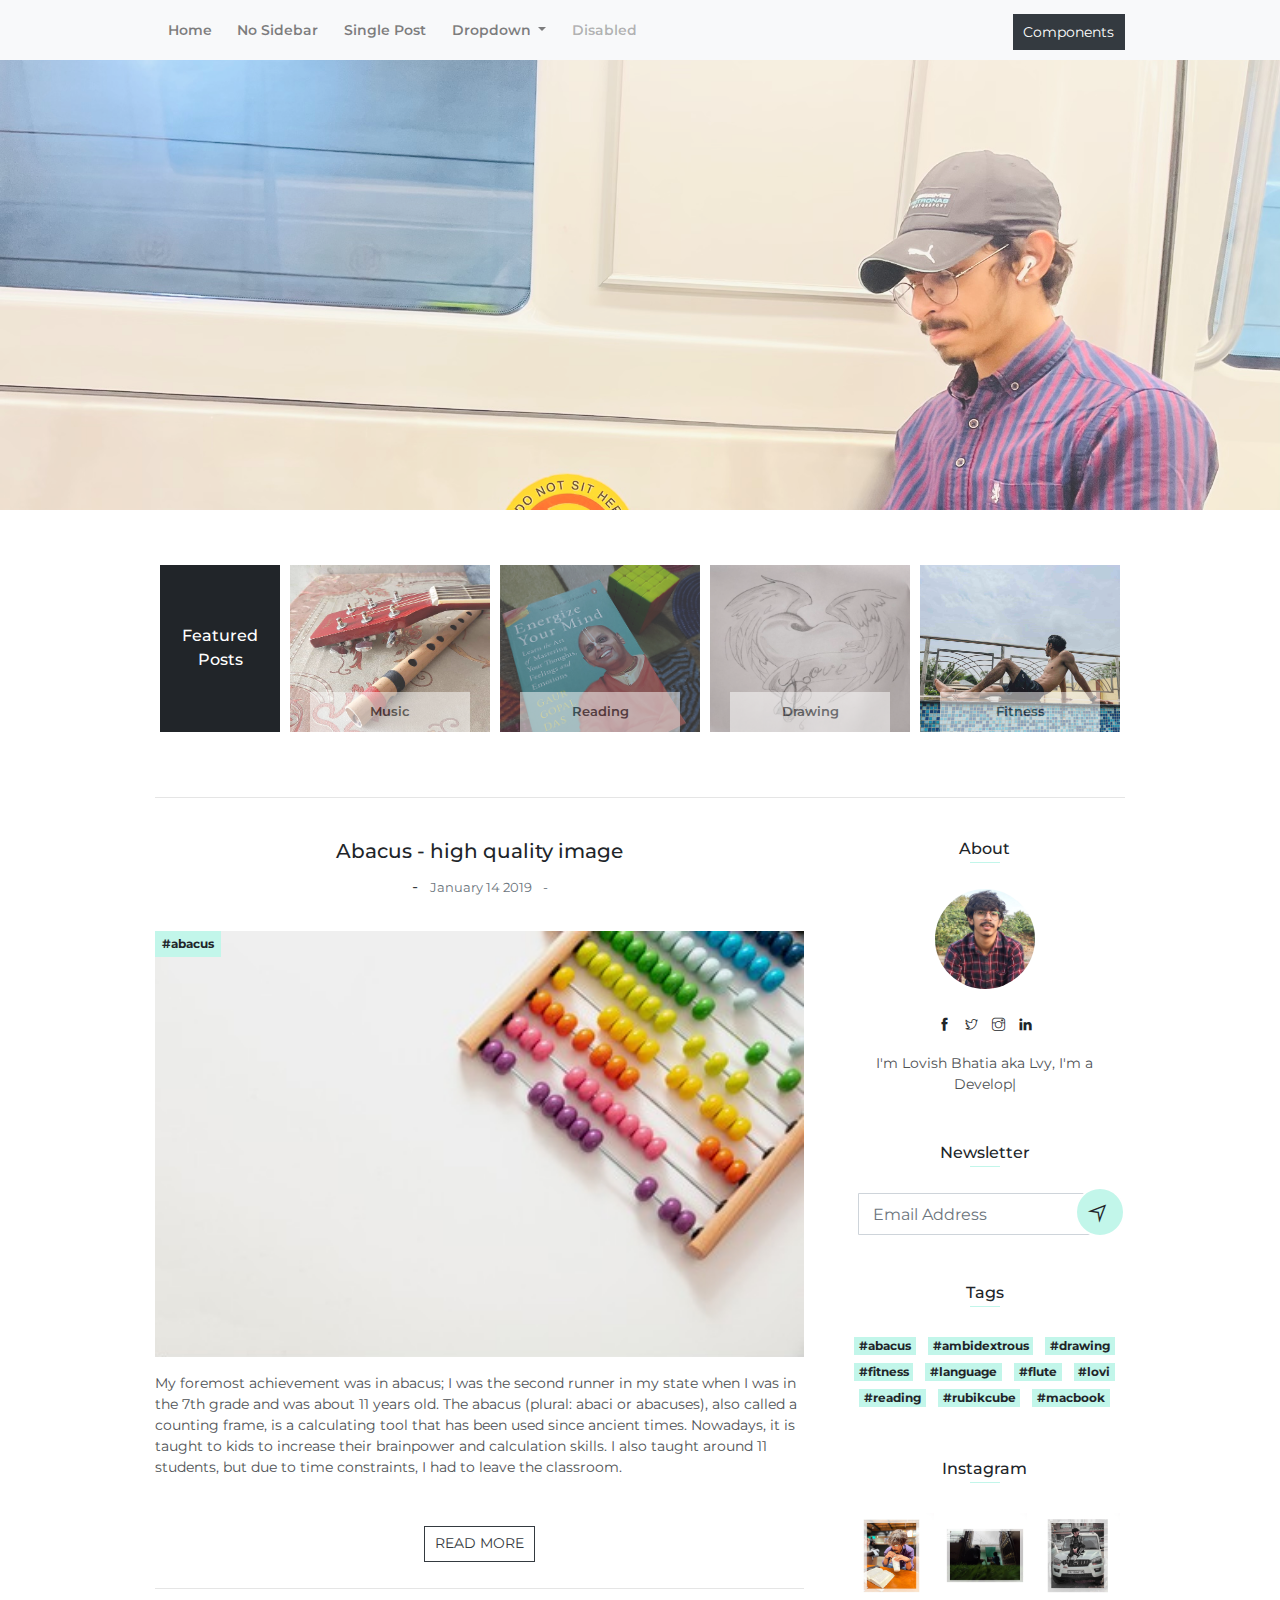
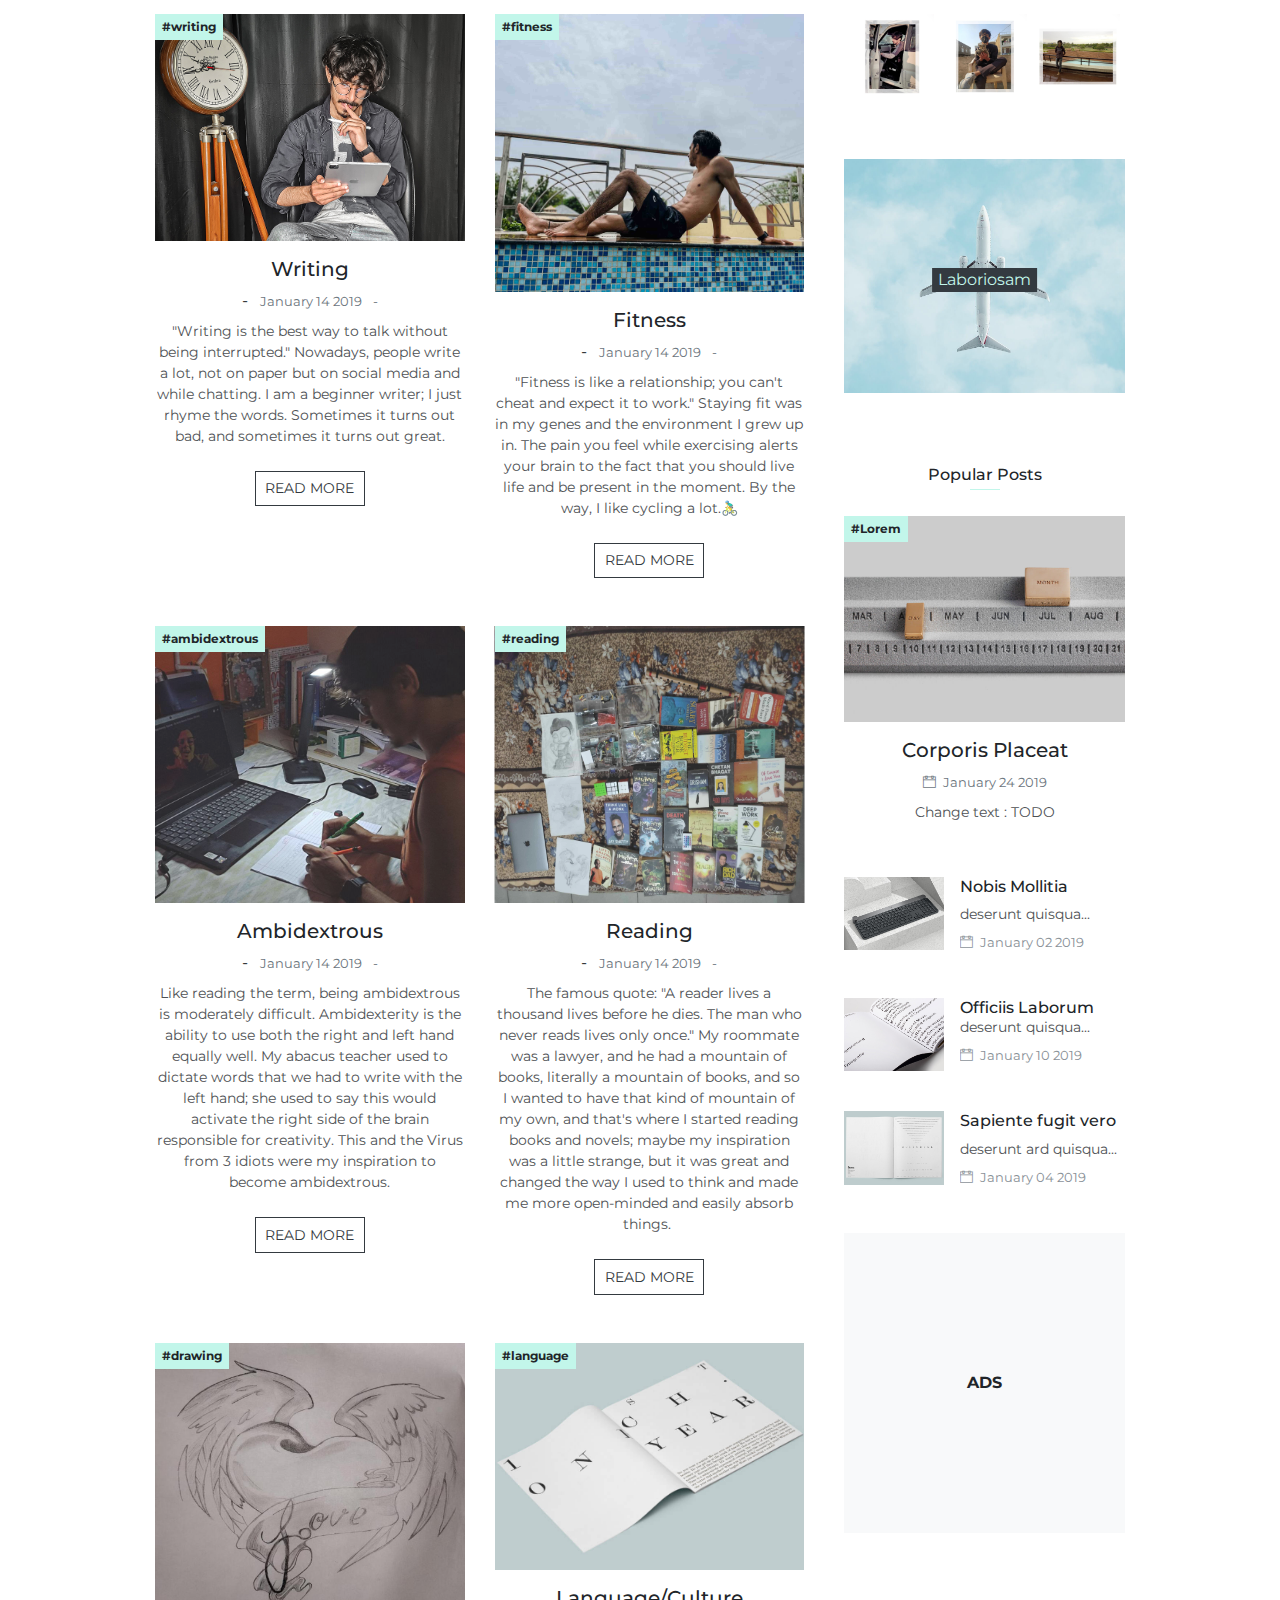
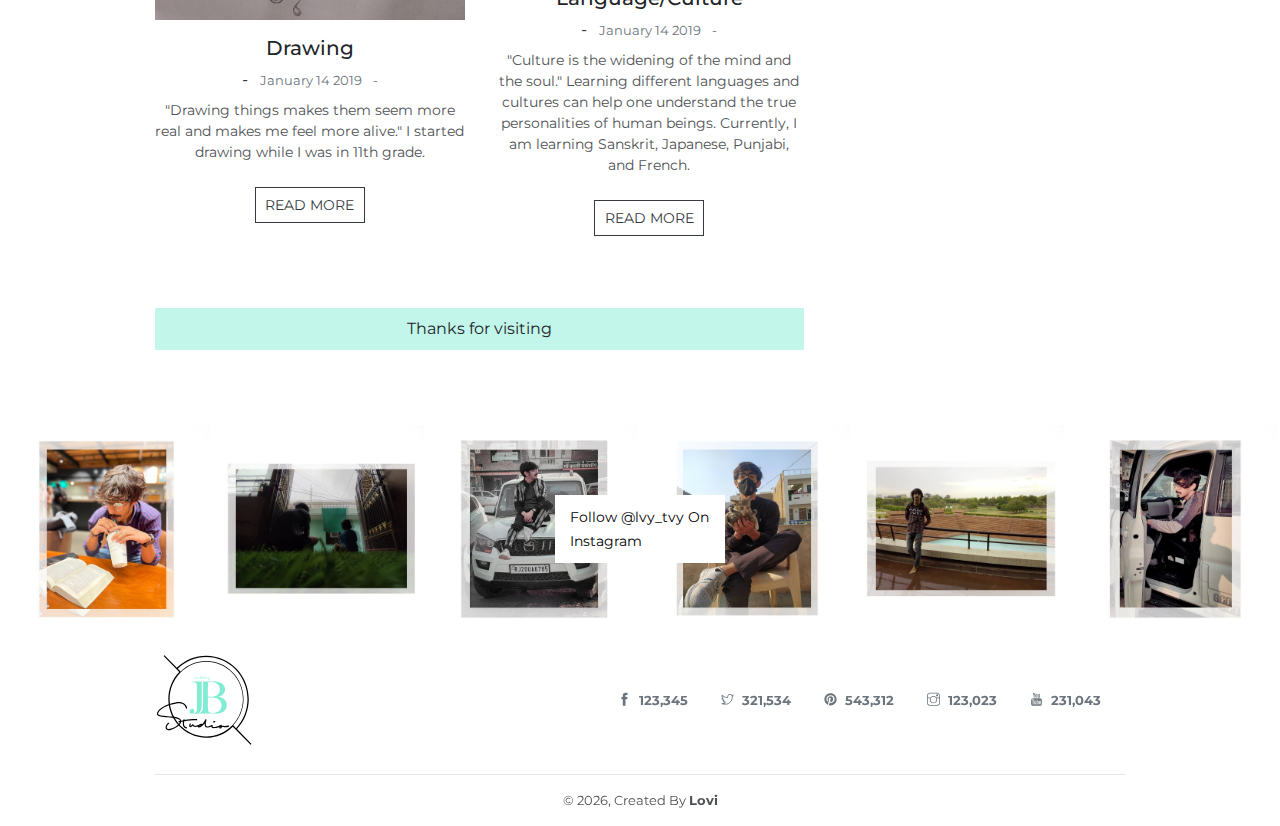
<file: index.html>
<!DOCTYPE html>
<html lang="en">
<head>
	<meta charset="utf-8">
    <meta name="viewport" content="width=device-width, initial-scale=1, shrink-to-fit=no">
    <meta name="description" content="Lovish Bhatia">
    <meta name="author" content="Devcrud">
    
    <title>Lovish Bhatia - Lvy</title>

    <!-- icons -->
    <link href="assets/me1.jpg" rel="icon">
    <link href="assets/me1.jpg" rel="apple-touch-icon">

    <!-- font icons -->
    <link rel="stylesheet" href="assets/vendors/themify-icons/css/themify-icons.css">

    <!-- Bootstrap + JoeBLog main styles -->
	<link rel="stylesheet" href="assets/css/style.css">

</head>
<body data-spy="scroll" data-target=".navbar" data-offset="40" id="home">
    
    <!-- page First Navigation -->
    <!-- <nav class="navbar navbar-light bg-light">
        <div class="container">
            <a class="navbar-brand" href="#">
                <img src="assets/imgs/logo.svg" alt="">
            </a>
            <div class="socials">
                <a href="javascript:void(0)"><i class="ti-facebook"></i></a>
                <a href="javascript:void(0)"><i class="ti-twitter"></i></a>
                <a href="javascript:void(0)"><i class="ti-pinterest-alt"></i></a>
                <a href="javascript:void(0)"><i class="ti-instagram"></i></a>
                <a href="javascript:void(0)"><i class="ti-youtube"></i></a>
            </div>
        </div>
    </nav> -->
    <!-- End Of First Navigation -->

    <!-- Page Second Navigation -->
    <nav class="navbar custom-navbar navbar-expand-md navbar-light bg-light sticky-top">
        <div class="container">
            <button class="navbar-toggler ml-auto" type="button" data-toggle="collapse" data-target="#navbarSupportedContent" aria-controls="navbarSupportedContent" aria-expanded="false" aria-label="Toggle navigation">
                <span class="navbar-toggler-icon"></span>
            </button>
            <div class="collapse navbar-collapse" id="navbarSupportedContent">
                <ul class="navbar-nav">                     
                    <li class="nav-item">
                        <a class="nav-link" href="index.html">Home</a>
                    </li>
                    <li class="nav-item">
                        <a class="nav-link" href="no-sidebar.html">No Sidebar</a>
                    </li>
                    <li class="nav-item">
                        <a class="nav-link" href="single-post.html">Single Post</a>
                    </li>
                    <li class="nav-item dropdown">
                        <a class="nav-link dropdown-toggle" href="#" id="navbarDropdown" role="button" data-toggle="dropdown" aria-haspopup="true" aria-expanded="false">
                            Dropdown
                        </a>
                        <div class="dropdown-menu" aria-labelledby="navbarDropdown">
                            <a class="dropdown-item" href="#">Action</a>
                            <a class="dropdown-item" href="#">Another action</a>
                            <div class="dropdown-divider"></div>
                            <a class="dropdown-item" href="#">Something else here</a>
                        </div>
                    </li>
                    <li class="nav-item">
                        <a class="nav-link disabled" href="#">Disabled</a>
                    </li>
                </ul>
                <div class="navbar-nav ml-auto">
                    <li class="nav-item">
                        <a href="components.html" class="ml-4 btn btn-dark mt-1 btn-sm">Components</a>
                    </li>
                </div>
            </div>
        </div>
    </nav>
    <!-- End Of Page Second Navigation -->
    
    <!-- page-header -->
    <header class="page-header"></header>
    <!-- end of page header -->

    <div class="container">
        <!-- Feature Post Section -->
        <section>
            <div class="feature-posts">
                <a href="single-post.html" class="feature-post-item">                       
                    <span>Featured Posts</span>
                </a>
                <a href="single-post.html" class="feature-post-item">
                    <img style="opacity: 0.8;" src="assets/imgs/music-i2.jpg" class="w-100" alt="">
                    <div class="feature-post-caption">Music</div>
                </a>
                <a href="single-post.html" class="feature-post-item">
                    <img style="opacity: 0.8;" src="assets/imgs/reading-i1.jpg" class="w-100" alt="">
                    <div class="feature-post-caption">Reading</div>
                </a>
                
                <a href="single-post.html" class="feature-post-item">
                    <img style="opacity: 0.7;" src="assets/imgs/Drawing-i3.jpg" class="w-100" alt="">
                    <div class="feature-post-caption">Drawing</div>
                </a>
                <a href="single-post.html" class="feature-post-item">
                    <img style="opacity: 0.9;" src="assets/imgs/fitness-i4.jpg" class="w-100" alt="">
                    <div class="feature-post-caption">Fitness</div>
                </a>
            </div>
        </section>

        <hr>
        <div class="page-container">
            <div class="page-content">
                <div class="card">
                    <div class="card-header text-center">
                        <h5 class="card-title">Abacus - high quality image</h5> 
                        <span class="px-2">-</span>   
                        <small class="small text-muted">January 14 2019 
                            <span class="px-2">-</span>
                        </small>
                    </div>
                    <div class="card-body">
                        <div class="blog-media">
                            <img src="assets/imgs/abacus-b1.jpg" alt="" class="w-100">
                            <a href="#" class="badge badge-primary">#abacus</a>     
                        </div>  
                        <p class="my-3">My foremost achievement was in abacus; I was the second runner in my state when I was in the 7th grade and was about 11 years old.
                            The abacus (plural: abaci or abacuses), also called a counting frame, is a calculating tool that has been used since ancient times. Nowadays, it is taught to kids to increase their brainpower and calculation skills. I also taught around 11 students, but due to time constraints, I had to leave the classroom.</p>
                    </div>
                    
                    <div class="card-footer d-flex justify-content-center align-items-center flex-basis-0">
                        <!-- <button class="btn btn-primary circle-35 mr-4"><i class="ti-back-right"></i></button> -->
                        <a href="single-post.html" class="btn btn-outline-dark btn-sm">READ MORE</a>
                        <!-- <a href="#" class="text-dark small text-muted">By : Joe Mitchell</a> -->
                    </div>                  
                </div>
                <hr>
                <div class="row">                       
                    <div class="col-lg-6">
                        <div class="card text-center mb-5">
                            <div class="card-header p-0">                                   
                                <div class="blog-media">
                                    <img src="assets/imgs/writing-b2.jpg" alt="" class="w-100">
                                    <a href="#" class="badge badge-primary">#writing</a>        
                                </div>  
                            </div>
                            <div class="card-body px-0">
                                <h5 class="card-title mb-2">Writing</h5>    
                                <span class="px-2">-</span>   
                                <small class="small text-muted">January 14 2019 
                                    <span class="px-2">-</span>
                                </small>
                                <p class="my-2">"Writing is the best way to talk without being interrupted." Nowadays, people write a lot, not on paper but on social media and while chatting. I am a beginner writer; I just rhyme the words. Sometimes it turns out bad, and sometimes it turns out great.</p>
                            </div>
                            
                            <div class="card-footer p-0 text-center">
                                <a href="single-post.html" class="btn btn-outline-dark btn-sm">READ MORE</a>
                            </div>                  
                        </div>
                    </div>
                    <div class="col-lg-6">
                        <div class="card text-center mb-5">
                            <div class="card-header p-0">                                   
                                <div class="blog-media">
                                    <a href="single-post.html">
                                        <img src="assets/imgs/fitness-i4.jpg" alt="" class="w-100" height="278" width="550">
                                    </a>
                                    <a href="#" class="badge badge-primary">#fitness</a>        
                                </div>  
                            </div>
                            <div class="card-body px-0">
                                <h5 class="card-title mb-2">Fitness</h5> 
                                <span class="px-2">-</span>   
                                <small class="small text-muted">January 14 2019 
                                    <span class="px-2">-</span>
                                </small>
                                <p class="my-2">
                                    "Fitness is like a relationship; you can't cheat and expect it to work." Staying fit was in my genes and the environment I grew up in. The pain you feel while exercising alerts your brain to the fact that you should live life and be present in the moment. By the way, I like cycling a lot.🚴‍♂️</p>
                            </div>
                            
                            <div class="card-footer p-0 text-center">
                                <a href="single-post.html" class="btn btn-outline-dark btn-sm">READ MORE</a>
                            </div>                  
                        </div>
                    </div>
                </div>
                <div class="row">
                    <div class="col-lg-6">
                        <div class="card text-center mb-5">
                            <div class="card-header p-0">                                   
                                <div class="blog-media">
                                    <img style="opacity: 0.85;" src="assets/imgs/ambidextrous-b5.jpg" alt="" class="w-100" height="277">
                                    <a href="#" class="badge badge-primary">#ambidextrous</a>      
                                </div>  
                            </div>
                            <div class="card-body px-0">
                                <h5 class="card-title mb-2">Ambidextrous</h5>  
                                <span class="px-2">-</span>   
                                <small class="small text-muted">January 14 2019 
                                    <span class="px-2">-</span>
                                </small>
                                <p class="my-2">Like reading the term, being ambidextrous is moderately difficult. Ambidexterity is the ability to use both the right and left hand equally well. My abacus teacher used to dictate words that we had to write with the left hand; she used to say this would activate the right side of the brain responsible for creativity. This and the Virus from 3 idiots were my inspiration to become ambidextrous.</p>
                            </div>
                            
                            <div class="card-footer p-0 text-center">
                                <a href="single-post.html" class="btn btn-outline-dark btn-sm">READ MORE</a>
                            </div>                  
                        </div>
                    </div>                       
                    <div class="col-lg-6">
                        <div class="card text-center mb-5">
                            <div class="card-header p-0">                                   
                                <div class="blog-media">
                                    <img style="opacity: 0.85; transform: rotate(180deg);" src="assets/imgs/books-min.jpg" alt="" class="w-100" height="277">
                                    <a href="#" class="badge badge-primary">#reading</a>       
                                </div>  
                            </div>
                            <div class="card-body px-0">
                                <h5 class="card-title mb-2">Reading</h5>   
                                <span class="px-2">-</span>   
                                <small class="small text-muted">January 14 2019 
                                    <span class="px-2">-</span>
                                </small>
                                <p class="my-2">The famous quote: "A reader lives a thousand lives before he dies. The man who never reads lives only once."
                                    My roommate was a lawyer, and he had a mountain of books, literally a mountain of books, and so I wanted to have that kind of mountain of my own, and that's where I started reading books and novels; maybe my inspiration was a little strange, but it was great and changed the way I used to think and made me more open-minded and easily absorb things. </p>
                            </div>
                            
                            <div class="card-footer p-0 text-center">
                                <a href="single-post.html" class="btn btn-outline-dark btn-sm">READ MORE</a>
                            </div>                  
                        </div>
                    </div>
                    
                </div>
                <div class="row">                       
                    <div class="col-lg-6">
                        <div class="card text-center mb-5">
                            <div class="card-header p-0">                                   
                                <div class="blog-media">
                                    <img src="assets/imgs/Drawing-i3.jpg" alt="" class="w-100" height="277">
                                    <a href="#" class="badge badge-primary">#drawing</a>     
                                </div>  
                            </div>
                            <div class="card-body px-0">
                                <h5 class="card-title mb-2">Drawing</h5> 
                                <span class="px-2">-</span>   
                                <small class="small text-muted">January 14 2019 
                                    <span class="px-2">-</span>
                                </small>
                                <p class="my-2">"Drawing things makes them seem more real and makes me feel more alive." I started drawing while I was in 11th grade.</p>
                            </div>
                            
                            <div class="card-footer p-0 text-center">
                                <a href="single-post.html" class="btn btn-outline-dark btn-sm">READ MORE</a>
                            </div>                  
                        </div>
                    </div>
                    <div class="col-lg-6">
                        <div class="card text-center mb-5">
                            <div class="card-header p-0">                                   
                                <div class="blog-media">
                                    <img src="assets/imgs/blog-7.jpg" alt="" class="w-100">
                                    <a href="#" class="badge badge-primary">#language</a>       
                                </div>  
                            </div>
                            <div class="card-body px-0">
                                <h5 class="card-title mb-2">Language/Culture</h5> 
                                <span class="px-2">-</span>   
                                <small class="small text-muted">January 14 2019 
                                    <span class="px-2">-</span>
                                </small>
                                <p class="my-2">"Culture is the widening of the mind and the soul." Learning different languages and cultures can help one understand the true personalities of human beings.
                                    Currently, I am learning Sanskrit, Japanese, Punjabi, and French.</p>
                            </div>
                            
                            <div class="card-footer p-0 text-center">
                                <a href="single-post.html" class="btn btn-outline-dark btn-sm">READ MORE</a>
                            </div>                  
                        </div>
                    </div>
                </div>
                <button class="btn btn-primary btn-block my-4"> Thanks for visiting</button>
            </div>

            <!-- Sidebar -->
            <div class="page-sidebar text-center">
                <h6 class="sidebar-title section-title mb-4 mt-3">About</h6>
                <img src="assets/imgs/av1.jpg" alt="" class="circle-100 mb-3">
                <div class="socials mb-3 mt-2">
                    <a href="javascript:void(0)"><i class="ti-facebook"></i></a>
                    <a href="https://twitter.com/lvy_tvy"><i class="ti-twitter"></i></a>
                    <!-- <a href="javascript:void(0)"><i class="ti-pinterest-alt"></i></a> -->
                    <a href="https://www.instagram.com/lvy_tvy/"><i class="ti-instagram"></i></a>
                    <a href="https://www.linkedin.com/in/lovish-bhatia/"><i class="ti-linkedin"></i></a>
                </div>
                <p class="first-line paragraph"><span class="side-border"></span> I'm Lovish Bhatia aka Lvy, I'm a <br/><span class="typed" data-typed-items="Developer, Designer, Reader, Writer, Ambidextrous, flute player"></span>

                <h6 class="sidebar-title mt-5 mb-4">Newsletter</h6>
                <form action="">
                    <div class="subscribe-wrapper">
                        <input type="email" class="form-control" placeholder="Email Address">
                        <button type="submit" class="btn btn-primary"><i class="ti-location-arrow"></i></button>
                    </div>
                </form>

                <h6 class="sidebar-title mt-5 mb-4">Tags</h6>
                <a href="javascript:void(0)" class="badge badge-primary m-1">#abacus</a>
                <a href="javascript:void(0)" class="badge badge-primary m-1">#ambidextrous</a>
                <a href="javascript:void(0)" class="badge badge-primary m-1">#drawing</a>
                <a href="javascript:void(0)" class="badge badge-primary m-1">#fitness</a>
                <a href="javascript:void(0)" class="badge badge-primary m-1">#language</a>
                <a href="javascript:void(0)" class="badge badge-primary m-1">#flute</a>
                <a href="javascript:void(0)" class="badge badge-primary m-1">#lovi</a>
                <a href="javascript:void(0)" class="badge badge-primary m-1">#reading</a>
                <a href="javascript:void(0)" class="badge badge-primary m-1">#rubikcube</a>
                <a href="javascript:void(0)" class="badge badge-primary m-1">#macbook</a>

                <h6 class="sidebar-title mt-5 mb-4">Instagram</h6>
                <div class="row px-3">
                    <div class="col-4 p-1 figure">
                        <a href="#" class="figure-img">
                            <img src="assets/imgs/inst-1.jpeg" alt="">
                        </a>
                    </div>
                    <div class="col-4 p-1 figure">
                        <a href="#" class="figure-img">
                            <img src="assets/imgs/inst-2.jpeg" alt="" class="w-100 m-0">
                        </a>
                    </div>  
                    <div class="col-4 p-1 figure">
                        <a href="#" class="figure-img">
                            <img src="assets/imgs/inst-3.jpeg" alt="" class="w-100">
                        </a>
                    </div>
                    <div class="col-4 p-1 figure">
                        <a href="#" class="figure-img">
                            <img src="assets/imgs/inst-4.jpeg" alt="" class="w-100 m-0">
                        </a>
                    </div>  
                    <div class="col-4 p-1 figure">
                        <a href="#" class="figure-img">
                            <img src="assets/imgs/inst-5.jpeg" alt="" class="w-100">
                        </a>
                    </div>
                    <div class="col-4 p-1 figure">
                        <a href="#" class="figure-img">
                            <img src="assets/imgs/inst-6.jpeg" alt="" class="w-100 m-0">
                        </a>
                    </div>                          
                </div>  

                <figure class="figure mt-5">
                    <a href="single-post.html" class="figure-img">
                        <img src="assets/imgs/img-4.jpg" alt="" class="w-100">
                        <figcaption class="figcaption">Laboriosam</figcaption>
                    </a>
                </figure>

                <h6 class="sidebar-title mt-5 mb-4">Popular Posts</h6>
                <div class="card mb-4">
                    <a href="single-post.html" class="overlay-link"></a>
                    <div class="card-header p-0">                                   
                        <div class="blog-media">
                            <img src="assets/imgs/blog-6.jpg" alt="" class="w-100">
                            <a href="#" class="badge badge-primary">#Lorem</a>      
                        </div>  
                    </div>
                    <div class="card-body px-0">
                        <h5 class="card-title mb-2">Corporis Placeat</h5>   
                        <small class="small text-muted"><i class="ti-calendar pr-1"></i> January 24 2019
                        </small>
                        <p class="my-2">Change text : TODO</p>
                    </div>      
                </div>

                <div class="media text-left mb-4">
                    <a href="single-post.html" class="overlay-link"></a>
                    <img class="mr-3" src="assets/imgs/blog-1.jpg" width="100px" alt="Generic placeholder image">
                    <div class="media-body">
                        <h6 class="mt-0">Nobis Mollitia</h6>
                        <p class="mb-2"> deserunt quisqua...</p>
                        <p class="text-muted small"><i class="ti-calendar pr-1"></i>  January 02 2019</p>
                    </div>
                </div>
                <div class="media text-left mb-4">
                    <a href="single-post.html" class="overlay-link"></a>
                    <img class="mr-3" src="assets/imgs/blog-2.jpg" width="100px" alt="Generic placeholder image">
                    <div class="media-body">
                        <h6 class="mt-0">Officiis Laborum</6>
                        <p class="mb-2"> deserunt quisqua...</p>                            
                        <p class="text-muted small"><i class="ti-calendar pr-1"></i>  January 10 2019</p>
                    </div>
                </div>
                <div class="media text-left mb-4">
                    <a href="single-post.html" class="overlay-link"></a>
                    <img class="mr-3" src="assets/imgs/blog-3.jpg" width="100px" alt="Generic placeholder image">
                    <div class="media-body">
                        <h6 class="mt-0">Sapiente fugit vero</h6>
                        <p class="mb-2"> deserunt ard quisqua...</p>                        
                        <p class="text-muted small"><i class="ti-calendar pr-1"></i>  January 04 2019</p>
                    </div>
                </div>  
                <div class="ad-card d-flex text-center align-items-center justify-content-center">
                    <span href="#" class="font-weight-bold">ADS</span>
                </div>
            </div>
        </div>
    </div>

    <div class="instagram-wrapper mt-5">
        <div class="ig-id">
            <a href="https://www.instagram.com/lvy_tvy/">Follow @lvy_tvy On Instagram</a>
        </div>
        <a href="javascript:void(0)" class="insta-item">
            <img src="assets/imgs/inst-1.jpeg" alt="" class="w-100">
            <div class="overlay">
                <span>
                    <i class="ti-heart"></i> 23
                </span>
                <span>
                    <i class="ti-comment"></i> 12
                </span>
            </div>
        </a>
        <a href="javascript:void(0)" class="insta-item">
            <img src="assets/imgs/inst-2.jpeg" alt="" class="w-100">
            <div class="overlay">
                <span>
                    <i class="ti-heart"></i> 23
                </span>
                <span>
                    <i class="ti-comment"></i> 12
                </span>
            </div>
        </a>
        <a href="javascript:void(0)" class="insta-item">
            <img src="assets/imgs/inst-3.jpeg" alt="" class="w-100">
            <div class="overlay">
                <span>
                    <i class="ti-heart"></i> 23
                </span>
                <span>
                    <i class="ti-comment"></i> 12
                </span>
            </div>
        </a>
        <a href="javascript:void(0)" class="insta-item">
            <img src="assets/imgs/inst-5.jpeg" alt="" class="w-100">
            <div class="overlay">
                <span>
                    <i class="ti-heart"></i> 23
                </span>
                <span>
                    <i class="ti-comment"></i> 12
                </span>
            </div>
        </a>
        <a href="javascript:void(0)" class="insta-item">
            <img src="assets/imgs/inst-6.jpeg" alt="" class="w-100">
            <div class="overlay">
                <span>
                    <i class="ti-heart"></i> 23
                </span>
                <span>
                    <i class="ti-comment"></i> 12
                </span>
            </div>
        </a>
        <a href="javascript:void(0)" class="insta-item">
            <img src="assets/imgs/inst-4.jpeg" alt="" class="w-100">
            <div class="overlay">
                <span>
                    <i class="ti-heart"></i> 23
                </span>
                <span>
                    <i class="ti-comment"></i> 12
                </span>
            </div>
        </a>
    </div>

    <!-- Page Footer -->
    <footer class="page-footer">
        <div class="container">
            <div class="row align-items-center justify-content-between">
                <div class="col-md-3 text-center text-md-left mb-3 mb-md-0">
                    <img src="assets/imgs/logo.svg" alt="" class="logo">
                </div>
                <div class="col-md-9 text-center text-md-right">
                    <div class="socials">
                        <a href="javascript:void(0)" class="font-weight-bold text-muted mr-4"><i class="ti-facebook pr-1"></i> 123,345</a>
                        <a href="javascript:void(0)" class="font-weight-bold text-muted mr-4"><i class="ti-twitter pr-1"></i> 321,534</a>
                        <a href="javascript:void(0)" class="font-weight-bold text-muted mr-4"><i class="ti-pinterest-alt pr-1"></i> 543,312</a>
                        <a href="javascript:void(0)" class="font-weight-bold text-muted mr-4"><i class="ti-instagram pr-1"></i> 123,023</a>
                        <a href="javascript:void(0)" class="font-weight-bold text-muted mr-4"><i class="ti-youtube pr-1"></i> 231,043</a>
                    </div>
                </div>  
            </div>
            <p class="border-top mb-0 mt-4 pt-3 small text-center">&copy; <script>document.write(new Date().getFullYear())</script>, Created By <b>Lovi</b></p> 
        </div>      
    </footer>
    <!-- End of Page Footer -->

    <canvas id="my-canvas"></canvas>

	<!-- core  -->
    <script src="assets/vendors/jquery/jquery-3.4.1.js"></script>
    <script src="assets/vendors/bootstrap/bootstrap.bundle.js"></script>
    <script src="assets/vendors/typed.js/typed.min.js"></script>
    <!-- <script src="assets/vendors/confetti.js"></script> -->

    <!-- JoeBLog js -->
    <script src="assets/js/joeblog.js"></script>

</body>
</html>
</file>
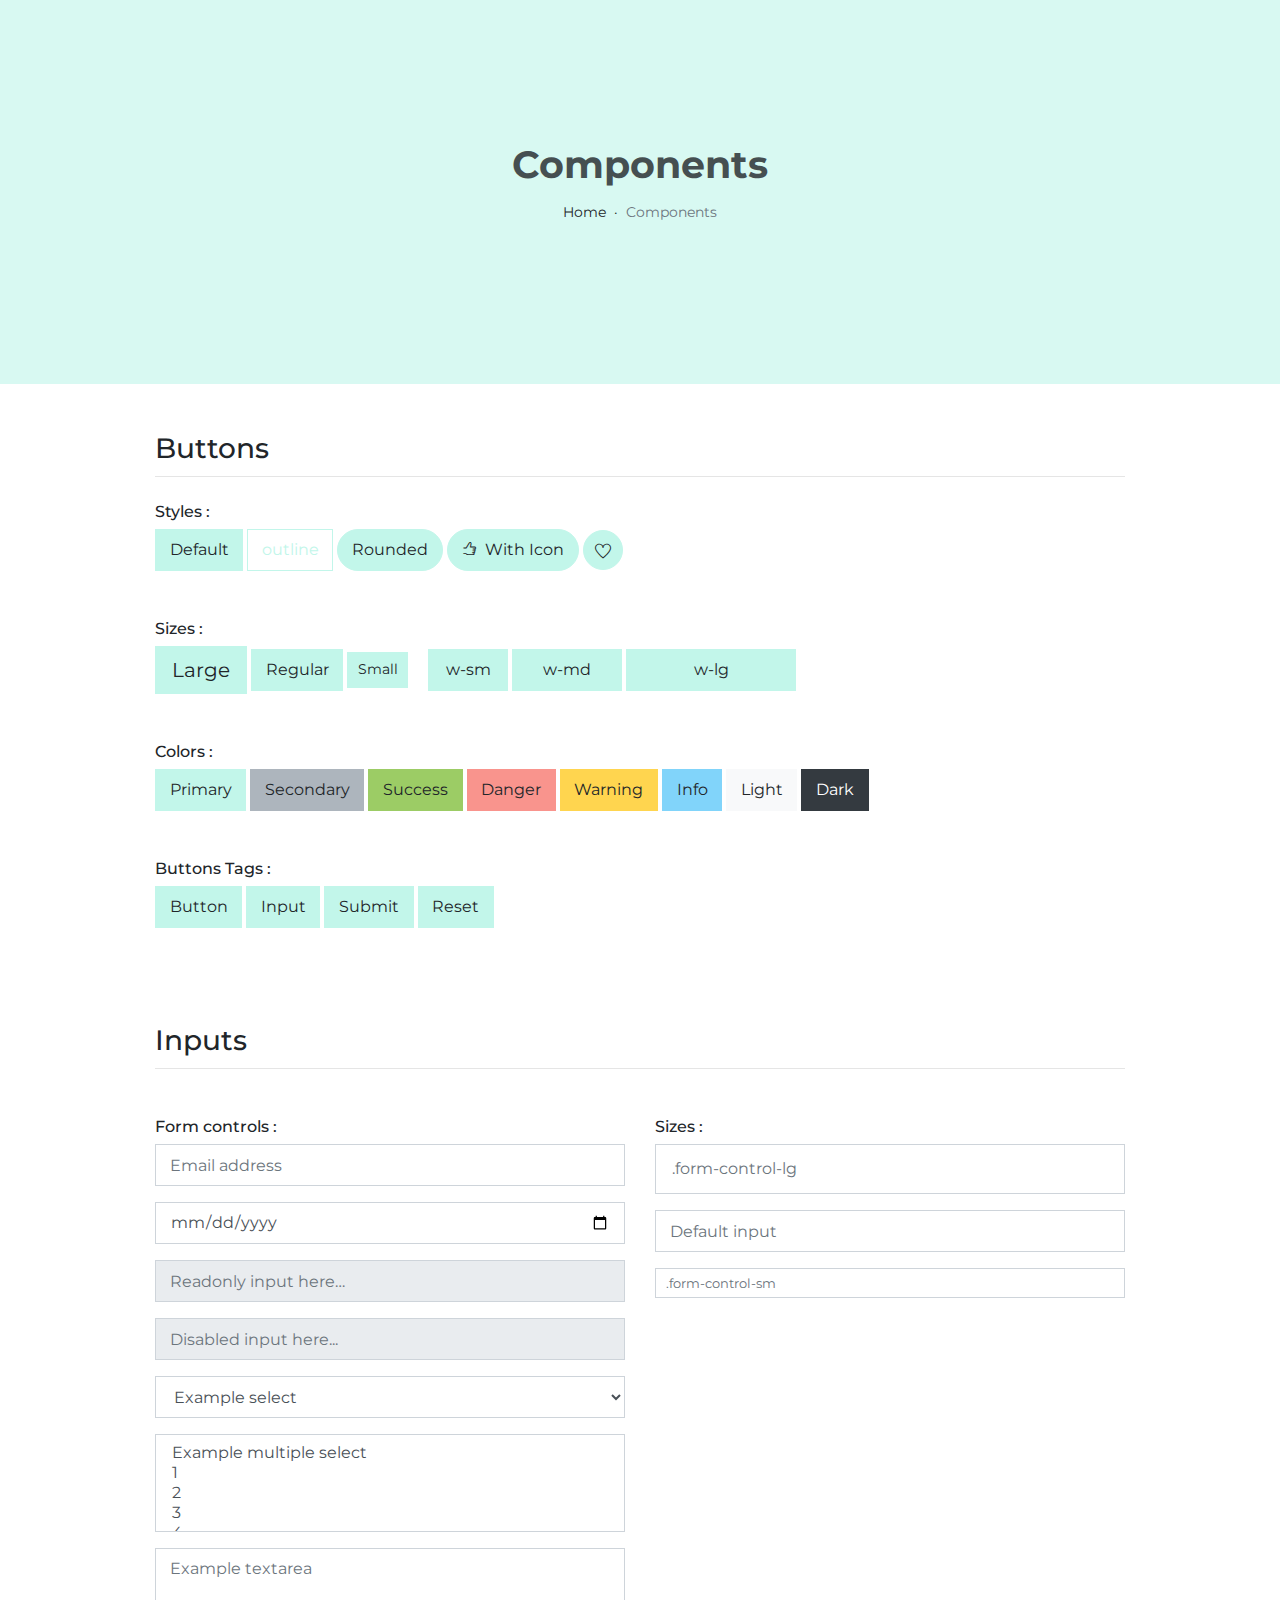
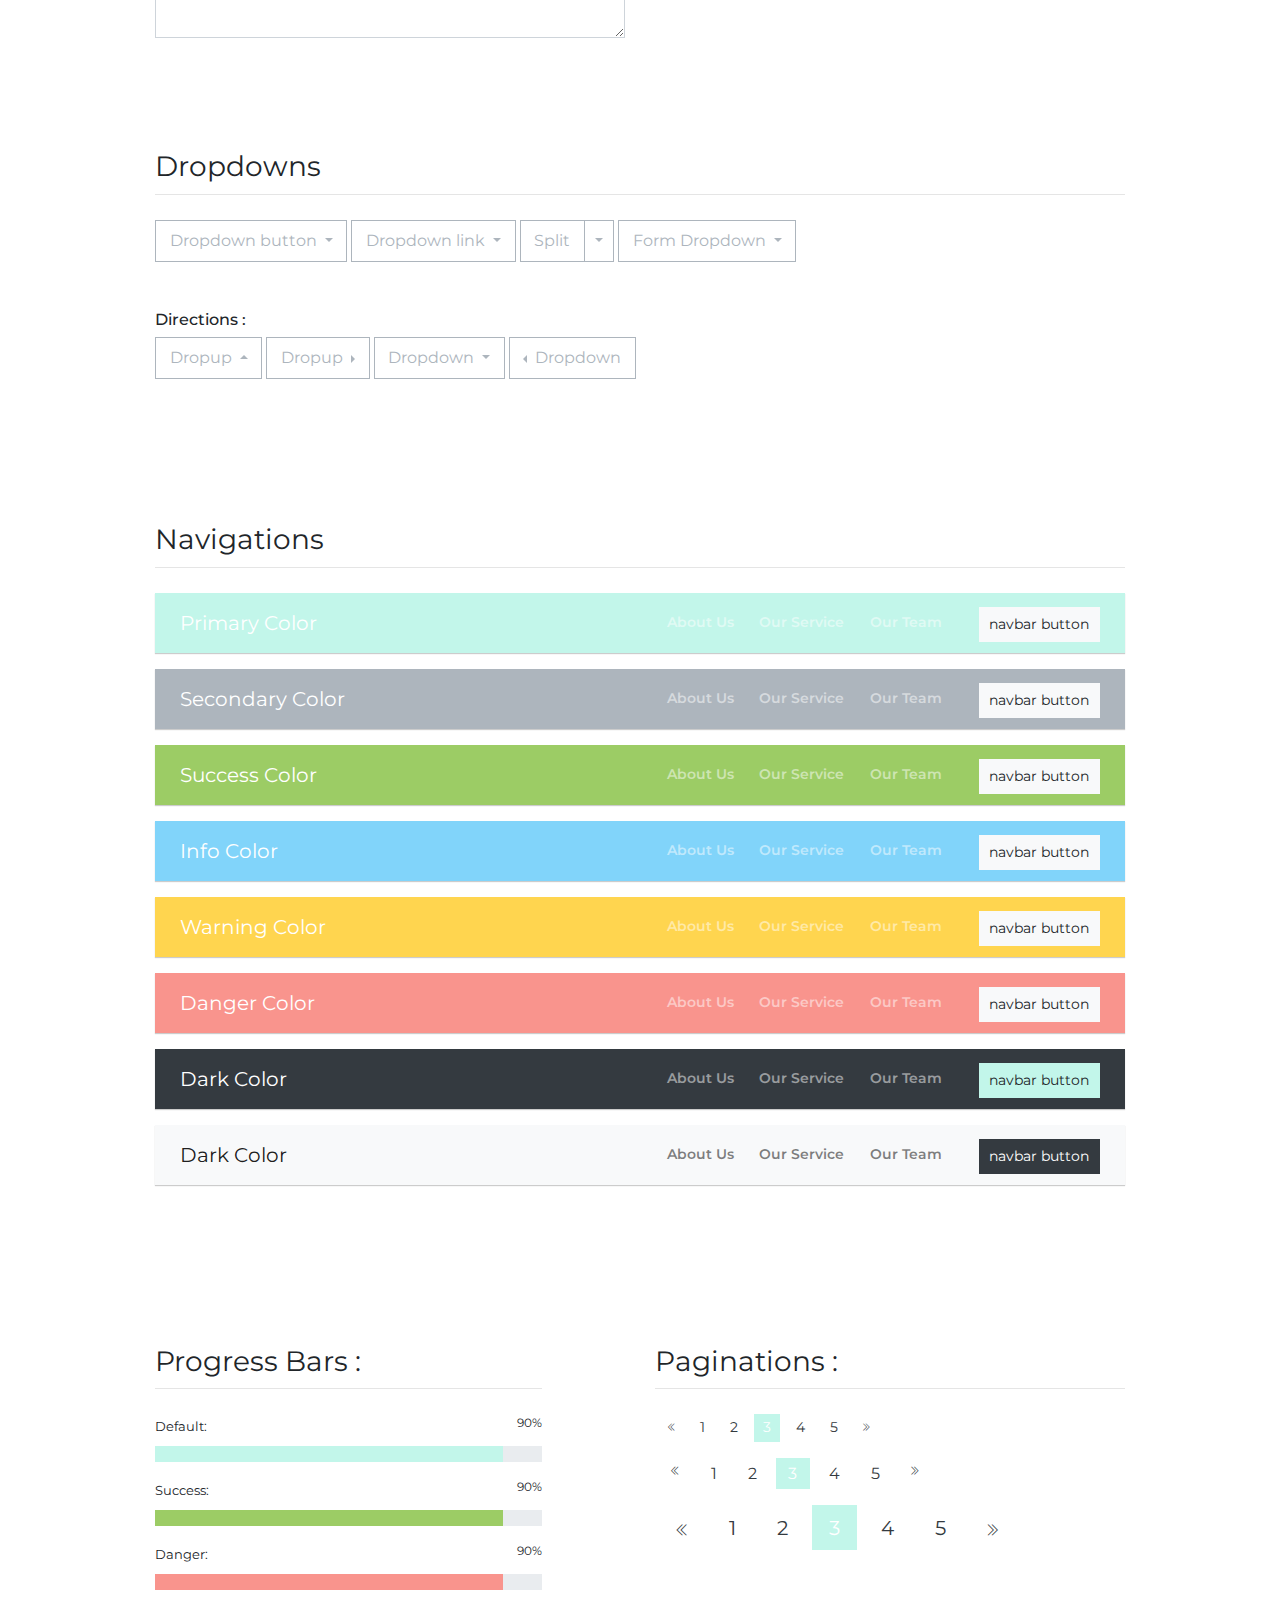
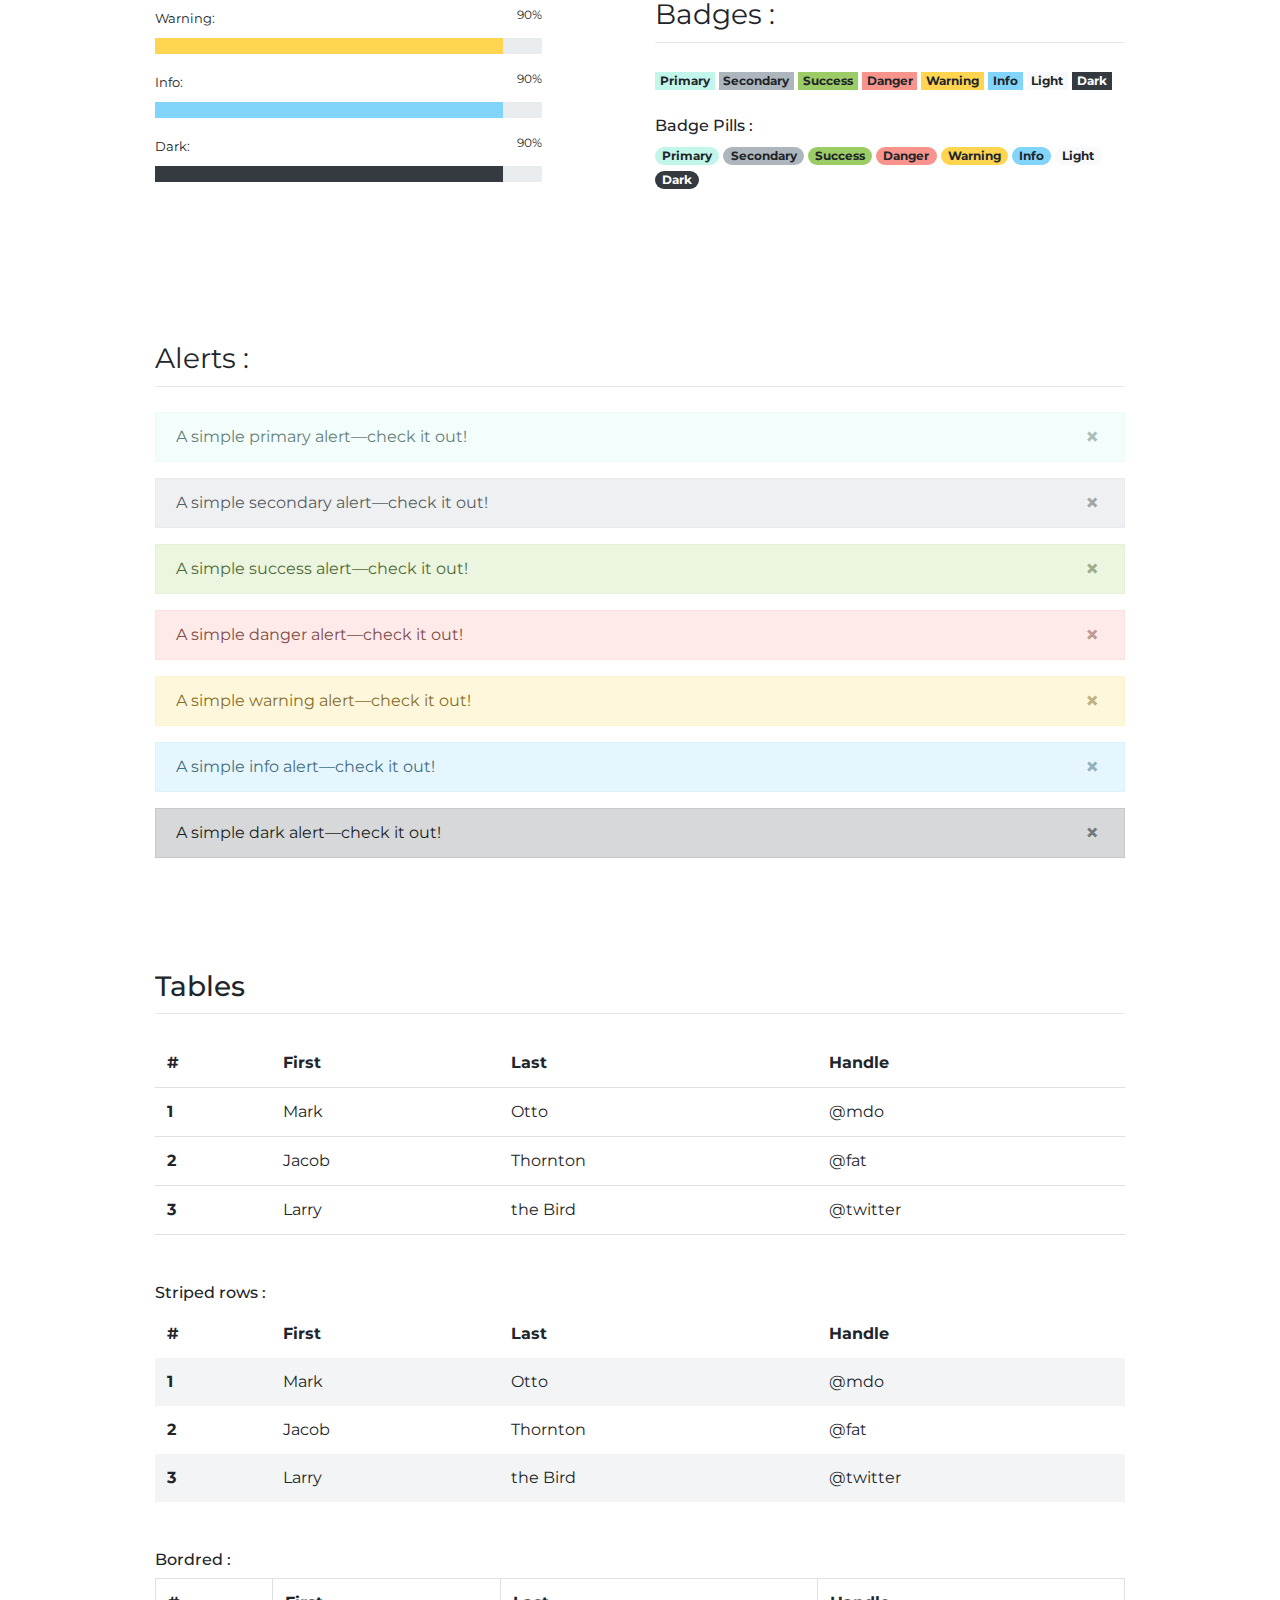
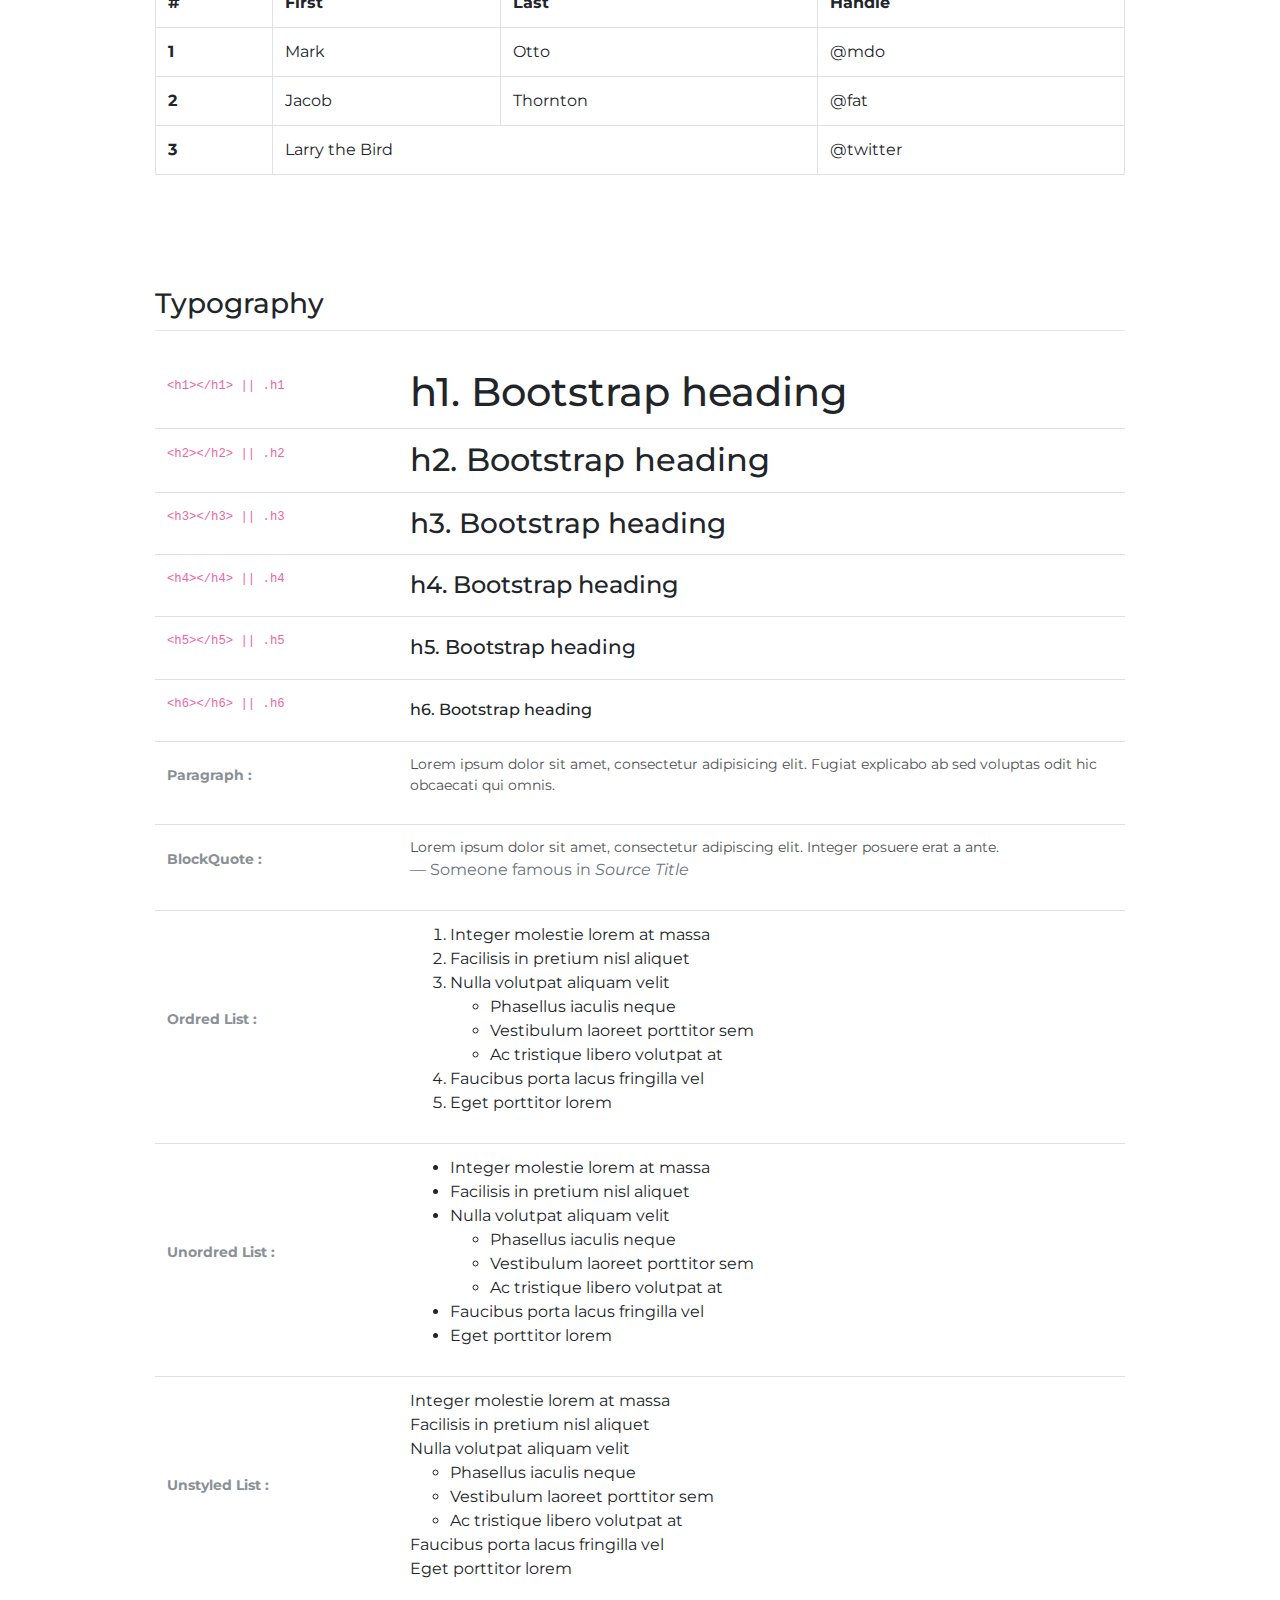
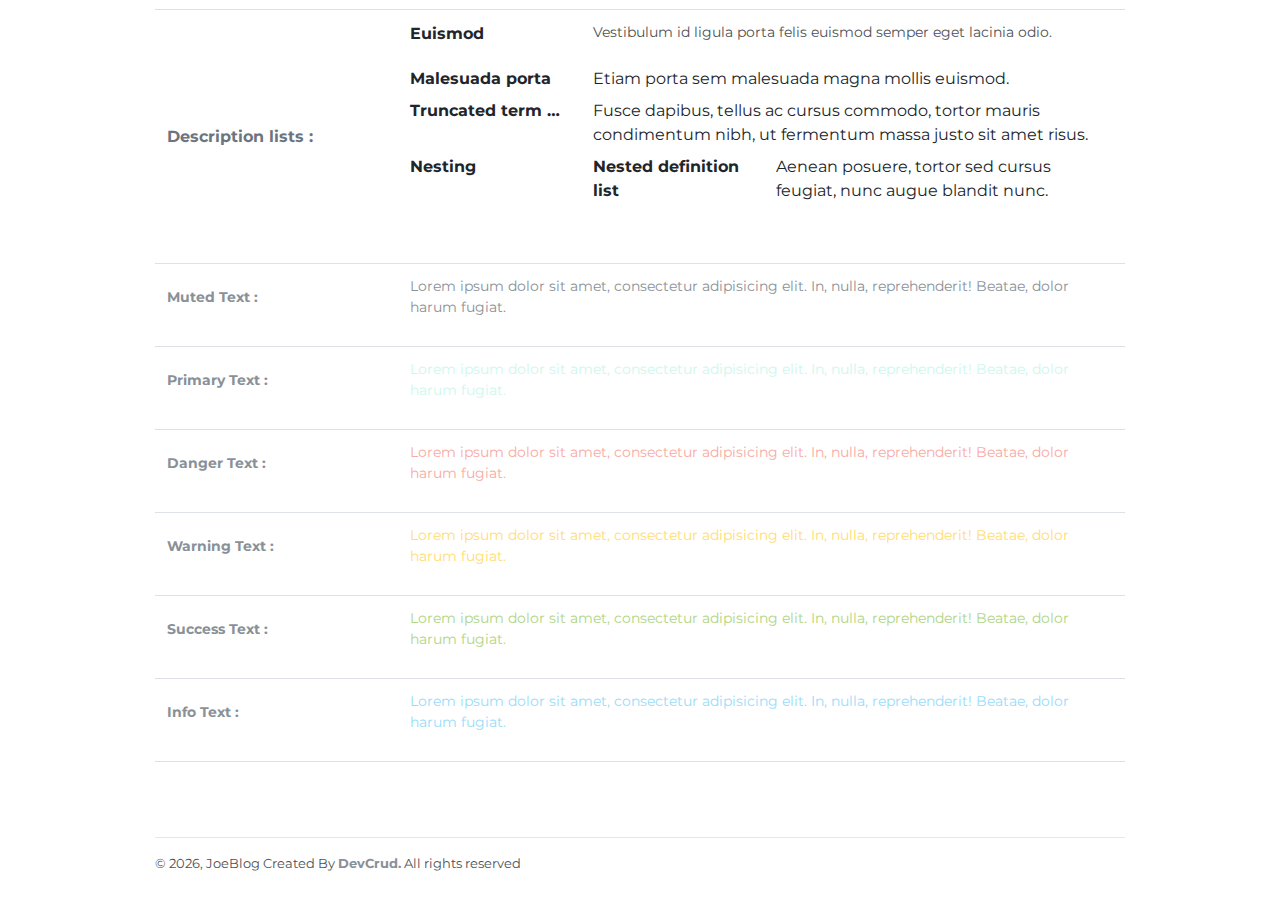
<file: components.html>
<!DOCTYPE html>
<html lang="en">
<head>
   <meta charset="utf-8">
   <meta name="viewport" content="width=device-width, initial-scale=1, shrink-to-fit=no">
   <meta name="description" content="Start your development with JoeBLog landing page.">
   <meta name="author" content="Devcrud">
   <title>JoeBLog | Components</title>
   <!-- font icons -->
   <link rel="stylesheet" href="assets/vendors/themify-icons/css/themify-icons.css">
   <!-- Bootstrap + Steller  -->
   <link rel="stylesheet" href="assets/css/style.css">
</head>
<body>

   <!-- Page Header -->
   <header class="header header-mini"> 
      <div class="header-title">Components</div> 
      <nav aria-label="breadcrumb">
         <ol class="breadcrumb">
            <li class="breadcrumb-item"><a href="/">Home</a></li>
            <li class="breadcrumb-item active" aria-current="page">Components</li>
         </ol>
      </nav>
   </header> <!-- End Of Page Header -->

   <!-- main content -->
   <div class="container">

      <!-- Buttons -->
      <h3 class="mt-5">Buttons</h3>
      <hr>
      <h6 class="section-secondary-title">Styles :</h6>
      <button class="btn btn-primary">Default</button>
      <button class="btn btn-outline-primary">outline</button>
      <button class="btn btn-primary rounded">Rounded</button>
      <button class="btn btn-primary rounded"><i class="ti-thumb-up pr-1"></i> With Icon</button>
      <button class="btn btn-primary circle"><i class="ti-heart"></i></button>

      <h6 class="section-secondary-title mt-5">Sizes :</h6>
      <button class="btn btn-primary btn-lg">Large</button>
      <button class="btn btn-primary ">Regular</button>
      <button class="btn btn-primary btn-sm">Small</button>
      <button class="btn btn-primary w-sm ml-3">w-sm</button>
      <button class="btn btn-primary w-md">w-md</button>
      <button class="btn btn-primary w-lg">w-lg</button>

      <h6 class="section-secondary-title mt-5">Colors :</h6>          
      <button type="button" class="btn btn-primary">Primary</button>
      <button type="button" class="btn btn-secondary">Secondary</button>
      <button type="button" class="btn btn-success">Success</button>
      <button type="button" class="btn btn-danger">Danger</button>
      <button type="button" class="btn btn-warning">Warning</button>
      <button type="button" class="btn btn-info">Info</button>
      <button type="button" class="btn btn-light">Light</button>
      <button type="button" class="btn btn-dark">Dark</button>

      <h6 class="section-secondary-title mt-5">Buttons Tags :</h6>
      <button class="btn btn-primary" type="submit">Button</button>
      <input class="btn btn-primary" type="button" value="Input">
      <input class="btn btn-primary" type="submit" value="Submit">
      <input class="btn btn-primary" type="reset" value="Reset">
      
      <!-- devider -->
      <div class="py-5"></div>

      <!-- Inputs -->
      <h3>Inputs</h3>
      <hr>
      <div class="row mt-5">
         <div class="col-md-6">
            <h6 class="section-secondary-title">Form controls :</h6>        
            <div class="form-group">
               <input type="email" class="form-control" id="exampleFormControlInput1" placeholder="Email address">
            </div>
            <div class="form-group">
               <input type="date" class="form-control" id="exampleFormControlInput1" placeholder="Date">
            </div>
            <div class="form-group">
               <input class="form-control" type="text" placeholder="Readonly input here…" readonly>
            </div>
            <div class="form-group">
               <input class="form-control" id="disabledInput" type="text" placeholder="Disabled input here..." disabled>
            </div>
            <div class="form-group">
               <select class="form-control" id="exampleFormControlSelect1">
                  <option>Example select</option>
                  <option>1</option>
                  <option>2</option>
                  <option>3</option>
                  <option>4</option>
                  <option>5</option>
               </select>
            </div>
            <div class="form-group">
               <select multiple class="form-control" id="exampleFormControlSelect2">
                  <option>Example multiple select</option>
                  <option>1</option>
                  <option>2</option>
                  <option>3</option>
                  <option>4</option>
                  <option>5</option>
               </select>
            </div>
            <div class="form-group">
               <textarea class="form-control" id="exampleFormControlTextarea1" rows="3" placeholder="Example textarea"></textarea>
            </div>
         </div>
         <div class="col-md-6">
            <h6 class="section-secondary-title">Sizes :</h6>    
            <div class="form-group">
               <input class="form-control form-control-lg" type="text" placeholder=".form-control-lg">             
            </div>
            <div class="form-group">
               <input class="form-control" type="text" placeholder="Default input">
            </div>
            <div class="form-group">
               <input class="form-control form-control-sm" type="text" placeholder=".form-control-sm"> 
            </div>
         </div>
      </div> <!-- end of inputs -->   

      <!-- devider -->
      <div class="py-5"></div>             

      <!-- Dropdowns -->
      <h3 class="components-section-title font-weight-normal">Dropdowns</h3>
      <hr>
      <div class="dropdown d-inline-block">
         <button class="btn btn-outline-secondary dropdown-toggle" type="button" id="dropdownMenuButton" data-toggle="dropdown" aria-haspopup="true" aria-expanded="false">
         Dropdown button
         </button>
         <div class="dropdown-menu" aria-labelledby="dropdownMenuButton">
         <a class="dropdown-item" href="#">Action</a>
         <a class="dropdown-item" href="#">Another action</a>
         <a class="dropdown-item" href="#">Something else here</a>
         </div>
      </div>
      <div class="dropdown d-inline-block">
         <a class="btn btn-outline-secondary dropdown-toggle" href="#" role="button" id="dropdownMenuLink" data-toggle="dropdown" aria-haspopup="true" aria-expanded="false">
            Dropdown link
         </a>
         <div class="dropdown-menu" aria-labelledby="dropdownMenuLink">
            <a class="dropdown-item" href="#">Action</a>
            <a class="dropdown-item" href="#">Another action</a>
            <a class="dropdown-item" href="#">Something else here</a>
         </div>
      </div>
      <div class="btn-group">
         <button type="button" class="btn btn-outline-secondary">Split</button>
         <button type="button" class="btn btn-outline-secondary dropdown-toggle dropdown-toggle-split" data-toggle="dropdown" aria-haspopup="true" aria-expanded="false">
         <span class="sr-only">Toggle Dropdown</span>
         </button>
         <div class="dropdown-menu">
            <a class="dropdown-item" href="#">Action</a>
            <a class="dropdown-item" href="#">Another action</a>
            <a class="dropdown-item" href="#">Something else here</a>
            <div class="dropdown-divider"></div>
            <a class="dropdown-item" href="#">Separated link</a>
         </div>
      </div>
      <div class="btn-group">
         <button class="btn btn-outline-secondary dropdown-toggle" type="button" id="dropdownMenuButton" data-toggle="dropdown" aria-haspopup="true" aria-expanded="false">
            Form Dropdown
         </button>
         <div class="dropdown-menu form">
            <form class="px-4 py-3">
               <div class="form-group">
                  <input type="email" class="form-control" id="exampleDropdownFormEmail1" placeholder="email@example.com">
               </div>
               <div class="form-group">
                  <input type="password" class="form-control" id="exampleDropdownFormPassword1" placeholder="Password">
               </div>
               <div class="form-check mb-3">
                  <input type="checkbox" class="form-check-input" id="dropdownCheck">
                  <label class="form-check-label" for="dropdownCheck">
                     Remember me
                  </label>
               </div>
               <button type="submit" class="btn btn-primary btn-block">Sign in</button>
            </form>
            <div class="dropdown-divider"></div>
            <a class="dropdown-item" href="#"><small>New around here? Sign up</small></a>
            <a class="dropdown-item" href="#"><small>Forgot password?</small></a>
         </div>
      </div>       
      <h6 class="section-secondary-title mt-5">Directions :</h6>  
      <div class="btn-group dropup">
         <button type="button" class="btn btn-outline-secondary dropdown-toggle" data-toggle="dropdown" aria-haspopup="true" aria-expanded="false">
            Dropup
         </button>
         <div class="dropdown-menu">
            <a class="dropdown-item" href="#">Action</a>
            <a class="dropdown-item" href="#">Another action</a>
            <a class="dropdown-item" href="#">Something else here</a>
            <div class="dropdown-divider"></div>
            <a class="dropdown-item" href="#">Separated link</a>
         </div>
      </div>
      <div class="btn-group dropright">
         <button type="button" class="btn btn-outline-secondary dropdown-toggle" data-toggle="dropdown" aria-haspopup="true" aria-expanded="false">
            Dropup
         </button>
         <div class="dropdown-menu">
            <a class="dropdown-item" href="#">Action</a>
            <a class="dropdown-item" href="#">Another action</a>
            <a class="dropdown-item" href="#">Something else here</a>
            <div class="dropdown-divider"></div>
            <a class="dropdown-item" href="#">Separated link</a>
         </div>
      </div>
      <div class="btn-group">
         <button type="button" class="btn btn-outline-secondary dropdown-toggle" data-toggle="dropdown" aria-haspopup="true" aria-expanded="false">
            Dropdown
         </button>
         <div class="dropdown-menu">
            <a class="dropdown-item" href="#">Action</a>
            <a class="dropdown-item" href="#">Another action</a>
            <a class="dropdown-item" href="#">Something else here</a>
            <div class="dropdown-divider"></div>
            <a class="dropdown-item" href="#">Separated link</a>
         </div>
      </div>
      <div class="btn-group dropleft">
         <button type="button" class="btn btn-outline-secondary dropdown-toggle" data-toggle="dropdown" aria-haspopup="true" aria-expanded="false">
            Dropdown
         </button>
         <div class="dropdown-menu">
            <a class="dropdown-item" href="#">Action</a>
            <a class="dropdown-item" href="#">Another action</a>
            <a class="dropdown-item" href="#">Something else here</a>
            <div class="dropdown-divider"></div>
            <a class="dropdown-item" href="#">Separated link</a>
         </div>
      </div> <!-- end of Dropdowns -->  

      <!-- devider -->
      <div class="py-5"></div>   

      <!-- navbars -->
      <h3 class="components-section-title font-weight-normal mt-5">Navigations</h3>
      <hr>
      <nav class="navbar navbar-expand-sm navbar-dark bg-primary rounded shadow mb-3">
         <div class="container">
            <a class="navbar-brand" href="#">Primary Color</a>
            <button class="navbar-toggler ml-auto" type="button" data-toggle="collapse" data-target="#navbarSupportedContent" aria-controls="navbarSupportedContent" aria-expanded="false" aria-label="Toggle navigation">
            <span class="navbar-toggler-icon"></span>
            </button>
            <div class="collapse navbar-collapse" id="navbarSupportedContent">
               <ul class="navbar-nav ml-auto"> 
                  <li class="nav-item">
                     <a class="nav-link" href="#about">About Us</a>
                  </li>
                  <li class="nav-item">
                     <a class="nav-link" href="#service">Our Service</a>
                  </li>
                  <li class="nav-item">
                     <a class="nav-link" href="#team">Our Team</a>
                  </li>
                  <li class="nav-item">
                     <a href="#book-table" class="ml-4 mt-1 btn btn-light btn-sm">navbar button</a>
                  </li>
               </ul>                       
            </div>
         </div>
      </nav>
      <nav class="navbar navbar-expand-sm navbar-dark bg-secondary rounded shadow mb-3">
         <div class="container">
            <a class="navbar-brand" href="#">Secondary Color</a>
            <button class="navbar-toggler ml-auto" type="button" data-toggle="collapse" data-target="#navbarSupportedContent" aria-controls="navbarSupportedContent" aria-expanded="false" aria-label="Toggle navigation">
            <span class="navbar-toggler-icon"></span>
            </button>
            <div class="collapse navbar-collapse" id="navbarSupportedContent">
               <ul class="navbar-nav ml-auto"> 
                  <li class="nav-item">
                     <a class="nav-link" href="#about">About Us</a>
                  </li>
                  <li class="nav-item">
                     <a class="nav-link" href="#service">Our Service</a>
                  </li>
                  <li class="nav-item">
                     <a class="nav-link" href="#team">Our Team</a>
                  </li>
                  <li class="nav-item">
                     <a href="#book-table" class="ml-4 mt-1 btn btn-light btn-sm">navbar button</a>
                  </li>
               </ul>                       
            </div>
         </div>
      </nav>
      <nav class="navbar navbar-expand-sm navbar-dark bg-success rounded shadow mb-3">
         <div class="container">
            <a class="navbar-brand" href="#">Success Color</a>
            <button class="navbar-toggler ml-auto" type="button" data-toggle="collapse" data-target="#navbarSupportedContent" aria-controls="navbarSupportedContent" aria-expanded="false" aria-label="Toggle navigation">
            <span class="navbar-toggler-icon"></span>
            </button>
            <div class="collapse navbar-collapse" id="navbarSupportedContent">
               <ul class="navbar-nav ml-auto"> 
                  <li class="nav-item">
                     <a class="nav-link" href="#about">About Us</a>
                  </li>
                  <li class="nav-item">
                     <a class="nav-link" href="#service">Our Service</a>
                  </li>
                  <li class="nav-item">
                     <a class="nav-link" href="#team">Our Team</a>
                  </li>
                  <li class="nav-item">
                     <a href="#book-table" class="ml-4 mt-1 btn btn-light btn-sm">navbar button</a>
                  </li>
               </ul>                       
            </div>
         </div>
      </nav>
      <nav class="navbar navbar-expand-sm navbar-dark bg-info rounded shadow mb-3">
         <div class="container">
            <a class="navbar-brand" href="#">Info Color</a>
            <button class="navbar-toggler ml-auto" type="button" data-toggle="collapse" data-target="#navbarSupportedContent" aria-controls="navbarSupportedContent" aria-expanded="false" aria-label="Toggle navigation">
            <span class="navbar-toggler-icon"></span>
            </button>
            <div class="collapse navbar-collapse" id="navbarSupportedContent">
               <ul class="navbar-nav ml-auto"> 
                  <li class="nav-item">
                     <a class="nav-link" href="#about">About Us</a>
                  </li>
                  <li class="nav-item">
                     <a class="nav-link" href="#service">Our Service</a>
                  </li>
                  <li class="nav-item">
                     <a class="nav-link" href="#team">Our Team</a>
                  </li>
                  <li class="nav-item">
                     <a href="#book-table" class="ml-4 mt-1 btn btn-light btn-sm">navbar button</a>
                  </li>
               </ul>                       
            </div>
         </div>
      </nav>
      <nav class="navbar navbar-expand-sm navbar-dark bg-warning rounded shadow mb-3">
         <div class="container">
            <a class="navbar-brand" href="#">Warning Color</a>
            <button class="navbar-toggler ml-auto" type="button" data-toggle="collapse" data-target="#navbarSupportedContent" aria-controls="navbarSupportedContent" aria-expanded="false" aria-label="Toggle navigation">
            <span class="navbar-toggler-icon"></span>
            </button>
            <div class="collapse navbar-collapse" id="navbarSupportedContent">
               <ul class="navbar-nav ml-auto"> 
                  <li class="nav-item">
                     <a class="nav-link" href="#about">About Us</a>
                  </li>
                  <li class="nav-item">
                     <a class="nav-link" href="#service">Our Service</a>
                  </li>
                  <li class="nav-item">
                     <a class="nav-link" href="#team">Our Team</a>
                  </li>
                  <li class="nav-item">
                     <a href="#book-table" class="ml-4 mt-1 btn btn-light btn-sm">navbar button</a>
                  </li>
               </ul>                       
            </div>
         </div>
      </nav>
      <nav class="navbar navbar-expand-sm navbar-dark bg-danger rounded shadow mb-3">
         <div class="container">
            <a class="navbar-brand" href="#">Danger Color</a>
            <button class="navbar-toggler ml-auto" type="button" data-toggle="collapse" data-target="#navbarSupportedContent" aria-controls="navbarSupportedContent" aria-expanded="false" aria-label="Toggle navigation">
            <span class="navbar-toggler-icon"></span>
            </button>
            <div class="collapse navbar-collapse" id="navbarSupportedContent">
               <ul class="navbar-nav ml-auto"> 
                  <li class="nav-item">
                     <a class="nav-link" href="#about">About Us</a>
                  </li>
                  <li class="nav-item">
                     <a class="nav-link" href="#service">Our Service</a>
                  </li>
                  <li class="nav-item">
                     <a class="nav-link" href="#team">Our Team</a>
                  </li>
                  <li class="nav-item">
                     <a href="#book-table" class="ml-4 mt-1 btn btn-light btn-sm">navbar button</a>
                  </li>
               </ul>                       
            </div>
         </div>
      </nav>
      <nav class="navbar navbar-expand-sm navbar-dark bg-dark rounded shadow mb-3">
         <div class="container">
            <a class="navbar-brand" href="#">Dark Color</a>
            <button class="navbar-toggler ml-auto" type="button" data-toggle="collapse" data-target="#navbarSupportedContent" aria-controls="navbarSupportedContent" aria-expanded="false" aria-label="Toggle navigation">
            <span class="navbar-toggler-icon"></span>
            </button>
            <div class="collapse navbar-collapse" id="navbarSupportedContent">
               <ul class="navbar-nav ml-auto"> 
                  <li class="nav-item">
                     <a class="nav-link" href="#about">About Us</a>
                  </li>
                  <li class="nav-item">
                     <a class="nav-link" href="#service">Our Service</a>
                  </li>
                  <li class="nav-item">
                     <a class="nav-link" href="#team">Our Team</a>
                  </li>
                  <li class="nav-item">
                     <a href="#book-table" class="ml-4 mt-1 btn btn-primary btn-sm">navbar button</a>
                  </li>
               </ul>                       
            </div>
         </div>
      </nav>
      <nav class="navbar navbar-expand-sm navbar-light bg-light rounded shadow mb-3">
         <div class="container">
            <a class="navbar-brand" href="#">Dark Color</a>
            <button class="navbar-toggler ml-auto" type="button" data-toggle="collapse" data-target="#navbarSupportedContent" aria-controls="navbarSupportedContent" aria-expanded="false" aria-label="Toggle navigation">
            <span class="navbar-toggler-icon"></span>
            </button>
            <div class="collapse navbar-collapse" id="navbarSupportedContent">
               <ul class="navbar-nav ml-auto"> 
                  <li class="nav-item">
                     <a class="nav-link" href="#about">About Us</a>
                  </li>
                  <li class="nav-item">
                     <a class="nav-link" href="#service">Our Service</a>
                  </li>
                  <li class="nav-item">
                     <a class="nav-link" href="#team">Our Team</a>
                  </li>
                  <li class="nav-item">
                     <a href="#book-table" class="ml-4 mt-1 btn btn-dark btn-sm">navbar button</a>
                  </li>
               </ul>                       
            </div>
         </div>
      </nav>
      <!-- End of navbars -->

      <!-- devider -->
      <div class="py-5"></div>   
      
      <!-- progress bars -->
      <div class="row justify-content-between">
         <div class="col-md-5">
            <h3 class="components-section-title font-weight-normal mt-5">Progress Bars :</h3>
            <hr>
            <small>Default: </small>
            <div class="progress mt-2 mb-3">
               <div class="progress-bar" role="progressbar" style="width: 90%" aria-valuenow="25" aria-valuemin="0" aria-valuemax="100"><span>90%</span></div>
            </div>
            <small>Success:</small>
            <div class="progress mt-2 mb-3">
               <div class="progress-bar bg-success" role="progressbar" style="width: 90%" aria-valuenow="25" aria-valuemin="0" aria-valuemax="100"><span>90%</span></div>
            </div>
            <small>Danger:</small>
            <div class="progress mt-2 mb-3">
               <div class="progress-bar bg-danger" role="progressbar" style="width: 90%" aria-valuenow="25" aria-valuemin="0" aria-valuemax="100"><span>90%</span></div>
            </div>
            <small>Warning:</small>
            <div class="progress mt-2 mb-3">
               <div class="progress-bar bg-warning" role="progressbar" style="width: 90%" aria-valuenow="25" aria-valuemin="0" aria-valuemax="100"><span>90%</span></div>
            </div>
            <small>Info:</small>
            <div class="progress mt-2 mb-3">
               <div class="progress-bar bg-info" role="progressbar" style="width: 90%" aria-valuenow="25" aria-valuemin="0" aria-valuemax="100"><span>90%</span></div>
            </div>
            <small>Dark:</small>
            <div class="progress mt-2 mb-3">
               <div class="progress-bar bg-dark" role="progressbar" style="width: 90%" aria-valuenow="25" aria-valuemin="0" aria-valuemax="100"><span>90%</span></div>
            </div>
         </div>
         <div class="col-md-6">
            <h3 class="components-section-title font-weight-normal mt-5">Paginations :</h3>
            <hr>
            <nav aria-label="Page navigation example">
               <ul class="pagination pagination-sm">
                  <li class="page-item"><a class="page-link" href="#"><i class="ti-angle-double-left"></i></a></li>
                  <li class="page-item"><a class="page-link" href="#">1</a></li>
                  <li class="page-item"><a class="page-link" href="#">2</a></li>
                  <li class="page-item active"><a class="page-link" href="#">3</a></li>
                  <li class="page-item"><a class="page-link" href="#">4</a></li>
                  <li class="page-item"><a class="page-link" href="#">5</a></li>
                  <li class="page-item"><a class="page-link" href="#"><i class="ti-angle-double-right"></i></a></li>
               </ul>
            </nav>
            <nav aria-label="Page navigation example">
               <ul class="pagination">
               <li class="page-item"><a class="page-link" href="#"><i class="ti-angle-double-left"></i></a></li>
                  <li class="page-item"><a class="page-link" href="#">1</a></li>
                  <li class="page-item"><a class="page-link" href="#">2</a></li>
                  <li class="page-item active"><a class="page-link" href="#">3</a></li>
                  <li class="page-item"><a class="page-link" href="#">4</a></li>
                  <li class="page-item"><a class="page-link" href="#">5</a></li>
                  <li class="page-item"><a class="page-link" href="#"><i class="ti-angle-double-right"></i></a></li>
               </ul>
            </nav>
            <nav aria-label="Page navigation example">
               <ul class="pagination pagination-lg">
                  <li class="page-item"><a class="page-link" href="#"><i class="ti-angle-double-left"></i></a></li>
                  <li class="page-item"><a class="page-link" href="#">1</a></li>
                  <li class="page-item"><a class="page-link" href="#">2</a></li>
                  <li class="page-item active"><a class="page-link" href="#">3</a></li>
                  <li class="page-item"><a class="page-link" href="#">4</a></li>
                  <li class="page-item"><a class="page-link" href="#">5</a></li>
                  <li class="page-item"><a class="page-link" href="#"><i class="ti-angle-double-right"></i></a></li>
               </ul>
            </nav>

            <!-- Badges -->
            <h3 class="components-section-title font-weight-normal mt-5">Badges :</h3>
            <hr>
            <span class="badge badge-primary">Primary</span>
            <span class="badge badge-secondary">Secondary</span>
            <span class="badge badge-success">Success</span>
            <span class="badge badge-danger">Danger</span>
            <span class="badge badge-warning">Warning</span>
            <span class="badge badge-info">Info</span>
            <span class="badge badge-light">Light</span>
            <span class="badge badge-dark">Dark</span>
            <h6 class="section-secondary-title mt-4 mb-2">Badge Pills :</h6>
            <span class="badge badge-pill badge-primary">Primary</span>
            <span class="badge badge-pill badge-secondary">Secondary</span>
            <span class="badge badge-pill badge-success">Success</span>
            <span class="badge badge-pill badge-danger">Danger</span>
            <span class="badge badge-pill badge-warning">Warning</span>
            <span class="badge badge-pill badge-info">Info</span>
            <span class="badge badge-pill badge-light">Light</span>
            <span class="badge badge-pill badge-dark">Dark</span>
         </div>
      </div> <!-- End of Progress bars -->

      <!-- devider -->
      <div class="py-5"></div>  

      <!-- Alerts -->
      <h3 class="components-section-title font-weight-normal mt-5">Alerts :</h3>
      <hr>
      <div class="alert alert-primary alert-dismissible fade show" role="alert">
         A simple primary alert—check it out!
         <button type="button" class="close" data-dismiss="alert" aria-label="Close">
            <span aria-hidden="true">&times;</span>
         </button>
      </div>
      <div class="alert alert-secondary alert-dismissible fade show" role="alert">
         A simple secondary alert—check it out!
         <button type="button" class="close" data-dismiss="alert" aria-label="Close">
            <span aria-hidden="true">&times;</span>
         </button>
      </div>
      <div class="alert alert-success alert-dismissible fade show" role="alert">
         A simple success alert—check it out!
         <button type="button" class="close" data-dismiss="alert" aria-label="Close">
            <span aria-hidden="true">&times;</span>
         </button>
      </div>
      <div class="alert alert-danger alert-dismissible fade show" role="alert">
         A simple danger alert—check it out!
         <button type="button" class="close" data-dismiss="alert" aria-label="Close">
            <span aria-hidden="true">&times;</span>
         </button>
      </div>
      <div class="alert alert-warning alert-dismissible fade show" role="alert">
         A simple warning alert—check it out!
         <button type="button" class="close" data-dismiss="alert" aria-label="Close">
            <span aria-hidden="true">&times;</span>
         </button>
      </div>
      <div class="alert alert-info alert-dismissible fade show" role="alert">
         A simple info alert—check it out!
         <button type="button" class="close" data-dismiss="alert" aria-label="Close">
            <span aria-hidden="true">&times;</span>
         </button>
      </div>
      <div class="alert alert-dark alert-dismissible fade show" role="alert">
         A simple dark alert—check it out!
         <button type="button" class="close" data-dismiss="alert" aria-label="Close">
            <span aria-hidden="true">&times;</span>
         </button>
      </div>
      <!-- end of alerts -->

      <!-- devider -->
      <div class="py-5"></div> 
   
      <!-- tables -->
      <h3 class="components-section-title">Tables</h3>
      <hr>
      <table class="table">
         <thead>
            <tr>
               <th scope="col">#</th>
               <th scope="col">First</th>
               <th scope="col">Last</th>
               <th scope="col">Handle</th>
            </tr>
         </thead>
         <tbody>
            <tr>
               <th scope="row">1</th>
               <td>Mark</td>
               <td>Otto</td>
               <td>@mdo</td>
            </tr>
            <tr>
               <th scope="row">2</th>
               <td>Jacob</td>
               <td>Thornton</td>
               <td>@fat</td>
            </tr>
            <tr>
               <th scope="row">3</th>
               <td>Larry</td>
               <td>the Bird</td>
               <td>@twitter</td>
            </tr>
         </tbody>
      </table>

      <h6 class="section-secondary-title mt-5">Striped rows :</h6>
      <table class="table table-striped">
         <thead>
            <tr>
               <th scope="col">#</th>
               <th scope="col">First</th>
               <th scope="col">Last</th>
               <th scope="col">Handle</th>
            </tr>
         </thead>
         <tbody>
            <tr>
               <th scope="row">1</th>
               <td>Mark</td>
               <td>Otto</td>
               <td>@mdo</td>
            </tr>
            <tr>
               <th scope="row">2</th>
               <td>Jacob</td>
               <td>Thornton</td>
               <td>@fat</td>
            </tr>
            <tr>
               <th scope="row">3</th>
               <td>Larry</td>
               <td>the Bird</td>
               <td>@twitter</td>
            </tr>
         </tbody>
      </table>

      <h6 class="section-secondary-title mt-5">Bordred :</h6>
      <table class="table table-bordered">
         <thead>
            <tr>
               <th scope="col">#</th>
               <th scope="col">First</th>
               <th scope="col">Last</th>
               <th scope="col">Handle</th>
            </tr>
         </thead>
         <tbody>
            <tr>
               <th scope="row">1</th>
               <td>Mark</td>
               <td>Otto</td>
               <td>@mdo</td>
            </tr>
            <tr>
               <th scope="row">2</th>
               <td>Jacob</td>
               <td>Thornton</td>
               <td>@fat</td>
            </tr>
            <tr>
               <th scope="row">3</th>
               <td colspan="2">Larry the Bird</td>
               <td>@twitter</td>
            </tr>
         </tbody>
      </table>
      <!-- end of tables -->

      <!-- devider -->
      <div class="py-5"></div> 

      <!-- typography -->
      <h3 class="components-section-title">Typography</h3>
      <hr>

      <table class="table table-borderless v-align-center">
         <tbody>
            <tr>
               <td>
                  <p><code class="highlighter-rouge">&lt;h1&gt;&lt;/h1&gt; || .h1</code></p>
               </td>
               <td class="w-75"><span class="h1">h1. Bootstrap heading</span></td>
            </tr>
            <tr>
               <td>
                  <p><code class="highlighter-rouge">&lt;h2&gt;&lt;/h2&gt; || .h2</code></p>
               </td>
               <td><span class="h2">h2. Bootstrap heading</span></td>
            </tr>
            <tr>
               <td>
                  <p><code class="highlighter-rouge">&lt;h3&gt;&lt;/h3&gt; || .h3</code></p>
               </td>
               <td><span class="h3">h3. Bootstrap heading</span></td>
            </tr>
            <tr>
               <td>
                  <p><code class="highlighter-rouge">&lt;h4&gt;&lt;/h4&gt; || .h4</code></p>
               </td>
               <td><span class="h4">h4. Bootstrap heading</span></td>
            </tr>
            <tr>
               <td>
                  <p><code class="highlighter-rouge">&lt;h5&gt;&lt;/h5&gt; || .h5</code></p>
               </td>
               <td><span class="h5">h5. Bootstrap heading</span></td>
            </tr>
            <tr>
               <td>
                  <p><code class="highlighter-rouge">&lt;h6&gt;&lt;/h6&gt; || .h6</code></p>
               </td>
               <td><span class="h6">h6. Bootstrap heading</span></td>
            </tr>
            <tr>
               <td>
                  <p class="font-weight-bold text-muted">Paragraph :</p>
               </td>
               <td><p>Lorem ipsum dolor sit amet, consectetur adipisicing elit. Fugiat explicabo ab sed voluptas odit hic obcaecati qui omnis.</p></td>
            </tr>
            <tr>
               <td>
                  <p class="font-weight-bold text-muted">BlockQuote :</p>
               </td>
               <td>
                  <blockquote class="blockquote">
                     <p class="mb-0">Lorem ipsum dolor sit amet, consectetur adipiscing elit. Integer posuere erat a ante.</p>
                     <footer class="blockquote-footer">Someone famous in <cite title="Source Title">Source Title</cite></footer>
                  </blockquote>
               </td>
            </tr>

            <tr>
               <td><p class="font-weight-bold text-muted">Ordred List :</p></td>
               <td>
                  <ol>
                     <li>Integer molestie lorem at massa</li>
                     <li>Facilisis in pretium nisl aliquet</li>
                     <li>Nulla volutpat aliquam velit
                        <ul>
                           <li>Phasellus iaculis neque</li>
                           <li>Vestibulum laoreet porttitor sem</li>
                           <li>Ac tristique libero volutpat at</li>
                        </ul>
                     </li>
                     <li>Faucibus porta lacus fringilla vel</li>
                     <li>Eget porttitor lorem</li>
                  </ol>
               </td>
            </tr>
            <tr>
               <td><p class="font-weight-bold text-muted">Unordred List :</p></td>
               <td>
                  <ul >
                     <li>Integer molestie lorem at massa</li>
                     <li>Facilisis in pretium nisl aliquet</li>
                     <li>Nulla volutpat aliquam velit
                        <ul>
                           <li>Phasellus iaculis neque</li>
                           <li>Vestibulum laoreet porttitor sem</li>
                           <li>Ac tristique libero volutpat at</li>
                        </ul>
                     </li>
                     <li>Faucibus porta lacus fringilla vel</li>
                     <li>Eget porttitor lorem</li>
                  </ul>
               </td>
            </tr>
            <tr>
               <td><p class="font-weight-bold text-muted">Unstyled List :</p></td>
               <td>
                  <ul class="list-unstyled">
                     <li>Integer molestie lorem at massa</li>
                     <li>Facilisis in pretium nisl aliquet</li>
                     <li>Nulla volutpat aliquam velit
                        <ul>
                           <li>Phasellus iaculis neque</li>
                           <li>Vestibulum laoreet porttitor sem</li>
                           <li>Ac tristique libero volutpat at</li>
                        </ul>
                     </li>
                     <li>Faucibus porta lacus fringilla vel</li>
                     <li>Eget porttitor lorem</li>
                  </ul>
               </td>
            </tr>
            <tr>
               <td class="font-weight-bold text-muted">Description lists : </td>
               <td>
                  <dl class="row">
                     <dt class="col-sm-3">Euismod</dt>
                     <dd class="col-sm-9">
                        <p>Vestibulum id ligula porta felis euismod semper eget lacinia odio.</p>
                     </dd>

                     <dt class="col-sm-3">Malesuada porta</dt>
                     <dd class="col-sm-9">Etiam porta sem malesuada magna mollis euismod.</dd>

                     <dt class="col-sm-3 text-truncate">Truncated term is truncated</dt>
                     <dd class="col-sm-9">Fusce dapibus, tellus ac cursus commodo, tortor mauris condimentum nibh, ut fermentum massa justo sit amet risus.</dd>

                     <dt class="col-sm-3">Nesting</dt>
                     <dd class="col-sm-9">
                        <dl class="row">
                           <dt class="col-sm-4">Nested definition list</dt>
                           <dd class="col-sm-8">Aenean posuere, tortor sed cursus feugiat, nunc augue blandit nunc.</dd>
                        </dl>
                     </dd>
                  </dl>
               </td>
            </tr>
            <tr>
               <td>
                  <p class="font-weight-bold text-muted">Muted Text :</p>
               </td>
               <td>
                  <p class="text-muted">Lorem ipsum dolor sit amet, consectetur adipisicing elit. In, nulla, reprehenderit! Beatae, dolor harum fugiat.</p>
               </td>
            </tr>
            <tr>
               <td>
                  <p class="font-weight-bold text-muted">Primary Text :</p>
               </td>
               <td>
                  <p class="text-primary">Lorem ipsum dolor sit amet, consectetur adipisicing elit. In, nulla, reprehenderit! Beatae, dolor harum fugiat.</p>
               </td>
            </tr>
            <tr>
               <td>
                  <p class="font-weight-bold text-muted">Danger Text :</p>
               </td>
               <td>
                  <p class="text-danger">Lorem ipsum dolor sit amet, consectetur adipisicing elit. In, nulla, reprehenderit! Beatae, dolor harum fugiat.</p>
               </td>
            </tr>
            <tr>
               <td>
                  <p class="font-weight-bold text-muted">Warning Text :</p>
               </td>
               <td>
                  <p class="text-warning">Lorem ipsum dolor sit amet, consectetur adipisicing elit. In, nulla, reprehenderit! Beatae, dolor harum fugiat.</p>
               </td>
            </tr>
            <tr>
               <td>
                  <p class="font-weight-bold text-muted">Success Text :</p>
               </td>
               <td>
                  <p class="text-success">Lorem ipsum dolor sit amet, consectetur adipisicing elit. In, nulla, reprehenderit! Beatae, dolor harum fugiat.</p>
               </td>
            </tr>
            <tr>
               <td>
                  <p class="font-weight-bold text-muted">Info Text :</p>
               </td>
               <td>
                  <p class="text-info">Lorem ipsum dolor sit amet, consectetur adipisicing elit. In, nulla, reprehenderit! Beatae, dolor harum fugiat.</p>
               </td>
            </tr>
         </tbody>
      </table>
   </div>
   <!-- end of typography -->

   <!-- Page Footer -->
    <footer class="page-footer">
        <div class="container">
            <p class="border-top mb-0 mt-4 pt-3 small">&copy; <script>document.write(new Date().getFullYear())</script>, JoeBlog Created By <a href="https://www.devcrud.com" class="text-muted font-weight-bold" target="_blank">DevCrud.</a>  All rights reserved </p> 
        </div>      
    </footer>
    <!-- End of Page Footer -->
   
   <!-- core  -->
   <script src="assets/vendors/jquery/jquery-3.4.1.js"></script>
   <script src="assets/vendors/bootstrap/bootstrap.bundle.js"></script>

</body>
</html>
</file>
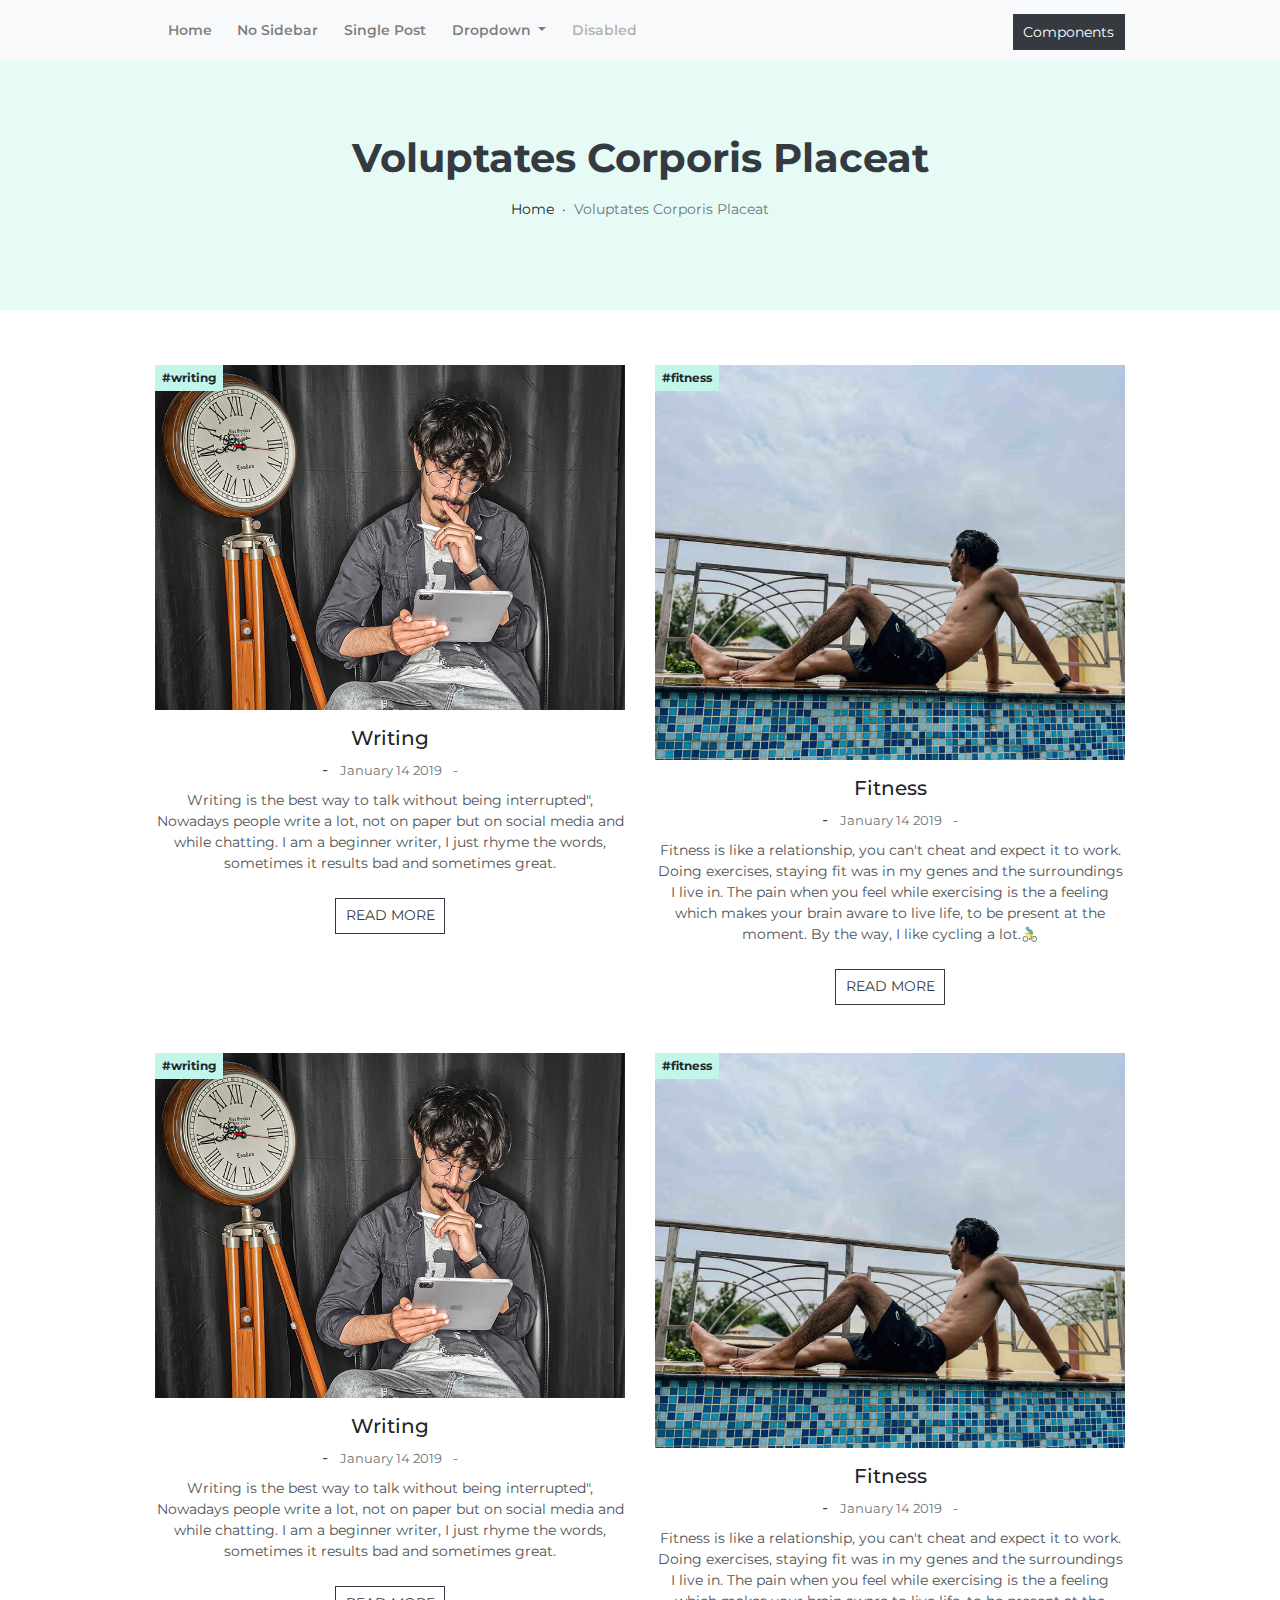
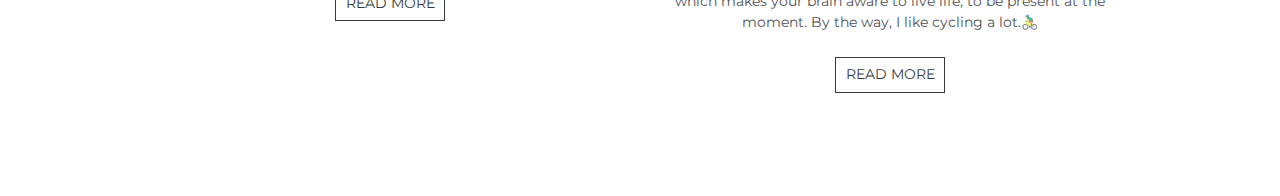
<file: menu.html>
<!DOCTYPE html>
<html lang="en">
    <head>
        <meta charset="utf-8">
        <meta name="viewport" content="width=device-width, initial-scale=1, shrink-to-fit=no">
        <meta name="description" content="Lovish Bhatia">
        <meta name="author" content="Devcrud">
        
        <title>Single blog | Lovish Bhatia - Lvy</title>
    
        <!-- icons -->
        <link href="assets/me1.jpg" rel="icon">
        <link href="assets/me1.jpg" rel="apple-touch-icon">
    
        <!-- font icons -->
        <link rel="stylesheet" href="assets/vendors/themify-icons/css/themify-icons.css">
    
        <!-- Bootstrap + JoeBLog main styles -->
        <link rel="stylesheet" href="assets/css/style.css">
    
    </head>
<body data-spy="scroll" data-target=".navbar" data-offset="40" id="home">
    
    <nav class="navbar custom-navbar navbar-expand-md navbar-light bg-light sticky-top">
        <div class="container">
            <button class="navbar-toggler ml-auto" type="button" data-toggle="collapse" data-target="#navbarSupportedContent" aria-controls="navbarSupportedContent" aria-expanded="false" aria-label="Toggle navigation">
                <span class="navbar-toggler-icon"></span>
            </button>
            <div class="collapse navbar-collapse" id="navbarSupportedContent">
                <ul class="navbar-nav">                     
                    <li class="nav-item">
                        <a class="nav-link" href="index.html">Home</a>
                    </li>
                    <li class="nav-item">
                        <a class="nav-link" href="no-sidebar.html">No Sidebar</a>
                    </li>
                    <li class="nav-item">
                        <a class="nav-link" href="single-post.html">Single Post</a>
                    </li>
                    <li class="nav-item dropdown">
                        <a class="nav-link dropdown-toggle" href="#" id="navbarDropdown" role="button" data-toggle="dropdown" aria-haspopup="true" aria-expanded="false">
                            Dropdown
                        </a>
                        <div class="dropdown-menu" aria-labelledby="navbarDropdown">
                            <a class="dropdown-item" href="#">Action</a>
                            <a class="dropdown-item" href="#">Another action</a>
                            <div class="dropdown-divider"></div>
                            <a class="dropdown-item" href="#">Something else here</a>
                        </div>
                    </li>
                    <li class="nav-item">
                        <a class="nav-link disabled" href="#">Disabled</a>
                    </li>
                </ul>
                <div class="navbar-nav ml-auto">
                    <li class="nav-item">
                        <a href="components.html" class="ml-4 btn btn-dark mt-1 btn-sm">Components</a>
                    </li>
                </div>
            </div>
        </div>
    </nav>
    <!-- End Of Page Second Navigation -->

    <!-- Page Header -->
    <header class="page-header page-header-mini">
        <h1 class="title">Voluptates Corporis Placeat</h1>
        <ol class="breadcrumb pb-0">
            <li class="breadcrumb-item"><a href="index.html">Home</a></li>
            <li class="breadcrumb-item active" aria-current="page">Voluptates Corporis Placeat</li>
        </ol>
    </header>
    <!-- End Of Page Header -->

    <section class="container">
    <div class="page-container">
        <div class="page-content">
            <div class="row">                       
                <div class="col-lg-6">
                    <div class="card text-center mb-5">
                        <div class="card-header p-0">                                   
                            <div class="blog-media">
                                <img src="assets/imgs/writing-b2.jpg" alt="" class="w-100">
                                <a href="#" class="badge badge-primary">#writing</a>        
                            </div>  
                        </div>
                        <div class="card-body px-0">
                            <h5 class="card-title mb-2">Writing</h5>    
                            <span class="px-2">-</span>   
                            <small class="small text-muted">January 14 2019 
                                <span class="px-2">-</span>
                            </small>
                            <p class="my-2">Writing is the best way to talk without being interrupted", Nowadays people write a lot, not on paper but on social media and while chatting. I am a beginner writer, I just rhyme the words, sometimes it results bad and sometimes great.</p>
                        </div>
                        
                        <div class="card-footer p-0 text-center">
                            <a href="single-post.html" class="btn btn-outline-dark btn-sm">READ MORE</a>
                        </div>                  
                    </div>
                </div>
                <div class="col-lg-6">
                    <div class="card text-center mb-5">
                        <div class="card-header p-0">                                   
                            <div class="blog-media">
                                <a href="single-post.html">
                                    <img src="assets/imgs/fitness-i4.jpg" alt="" class="w-100" height="395" width="550">
                                </a>
                                <a href="#" class="badge badge-primary">#fitness</a>        
                            </div>  
                        </div>
                        <div class="card-body px-0">
                            <h5 class="card-title mb-2">Fitness</h5> 
                            <span class="px-2">-</span>   
                            <small class="small text-muted">January 14 2019 
                                <span class="px-2">-</span>
                            </small>
                            <p class="my-2">
                                Fitness is like a relationship, you can't cheat and expect it to work. Doing exercises, staying fit was in my genes and the surroundings I live in. The pain when you feel while exercising is the a feeling which makes your brain aware to live life, to be present at the moment. By the way, I like cycling a lot.🚴‍♂️</p>
                        </div>
                        
                        <div class="card-footer p-0 text-center">
                            <a href="single-post.html" class="btn btn-outline-dark btn-sm">READ MORE</a>
                        </div>                  
                    </div>
                </div>
            </div>


            <div class="row">                       
                <div class="col-lg-6">
                    <div class="card text-center mb-5">
                        <div class="card-header p-0">                                   
                            <div class="blog-media">
                                <img src="assets/imgs/writing-b2.jpg" alt="" class="w-100">
                                <a href="#" class="badge badge-primary">#writing</a>        
                            </div>  
                        </div>
                        <div class="card-body px-0">
                            <h5 class="card-title mb-2">Writing</h5>    
                            <span class="px-2">-</span>   
                            <small class="small text-muted">January 14 2019 
                                <span class="px-2">-</span>
                            </small>
                            <p class="my-2">Writing is the best way to talk without being interrupted", Nowadays people write a lot, not on paper but on social media and while chatting. I am a beginner writer, I just rhyme the words, sometimes it results bad and sometimes great.</p>
                        </div>
                        
                        <div class="card-footer p-0 text-center">
                            <a href="single-post.html" class="btn btn-outline-dark btn-sm">READ MORE</a>
                        </div>                  
                    </div>
                </div>
                <div class="col-lg-6">
                    <div class="card text-center mb-5">
                        <div class="card-header p-0">                                   
                            <div class="blog-media">
                                <a href="single-post.html">
                                    <img src="assets/imgs/fitness-i4.jpg" alt="" class="w-100" height="395" width="550">
                                </a>
                                <a href="#" class="badge badge-primary">#fitness</a>        
                            </div>  
                        </div>
                        <div class="card-body px-0">
                            <h5 class="card-title mb-2">Fitness</h5> 
                            <span class="px-2">-</span>   
                            <small class="small text-muted">January 14 2019 
                                <span class="px-2">-</span>
                            </small>
                            <p class="my-2">
                                Fitness is like a relationship, you can't cheat and expect it to work. Doing exercises, staying fit was in my genes and the surroundings I live in. The pain when you feel while exercising is the a feeling which makes your brain aware to live life, to be present at the moment. By the way, I like cycling a lot.🚴‍♂️</p>
                        </div>
                        
                        <div class="card-footer p-0 text-center">
                            <a href="single-post.html" class="btn btn-outline-dark btn-sm">READ MORE</a>
                        </div>                  
                    </div>
                </div>
            </div>

        </div>
    </div>    
    </section>
    <!-- core  -->
    <script src="assets/vendors/jquery/jquery-3.4.1.js"></script>
    <script src="assets/vendors/bootstrap/bootstrap.bundle.js"></script>
    <script src="assets/vendors/typed.js/typed.min.js"></script>
    <script src="assets/vendors/confetti.js"></script>

    <!-- JoeBLog js -->
    <script src="assets/js/joeblog.js"></script>

</body>
</html>
</file>
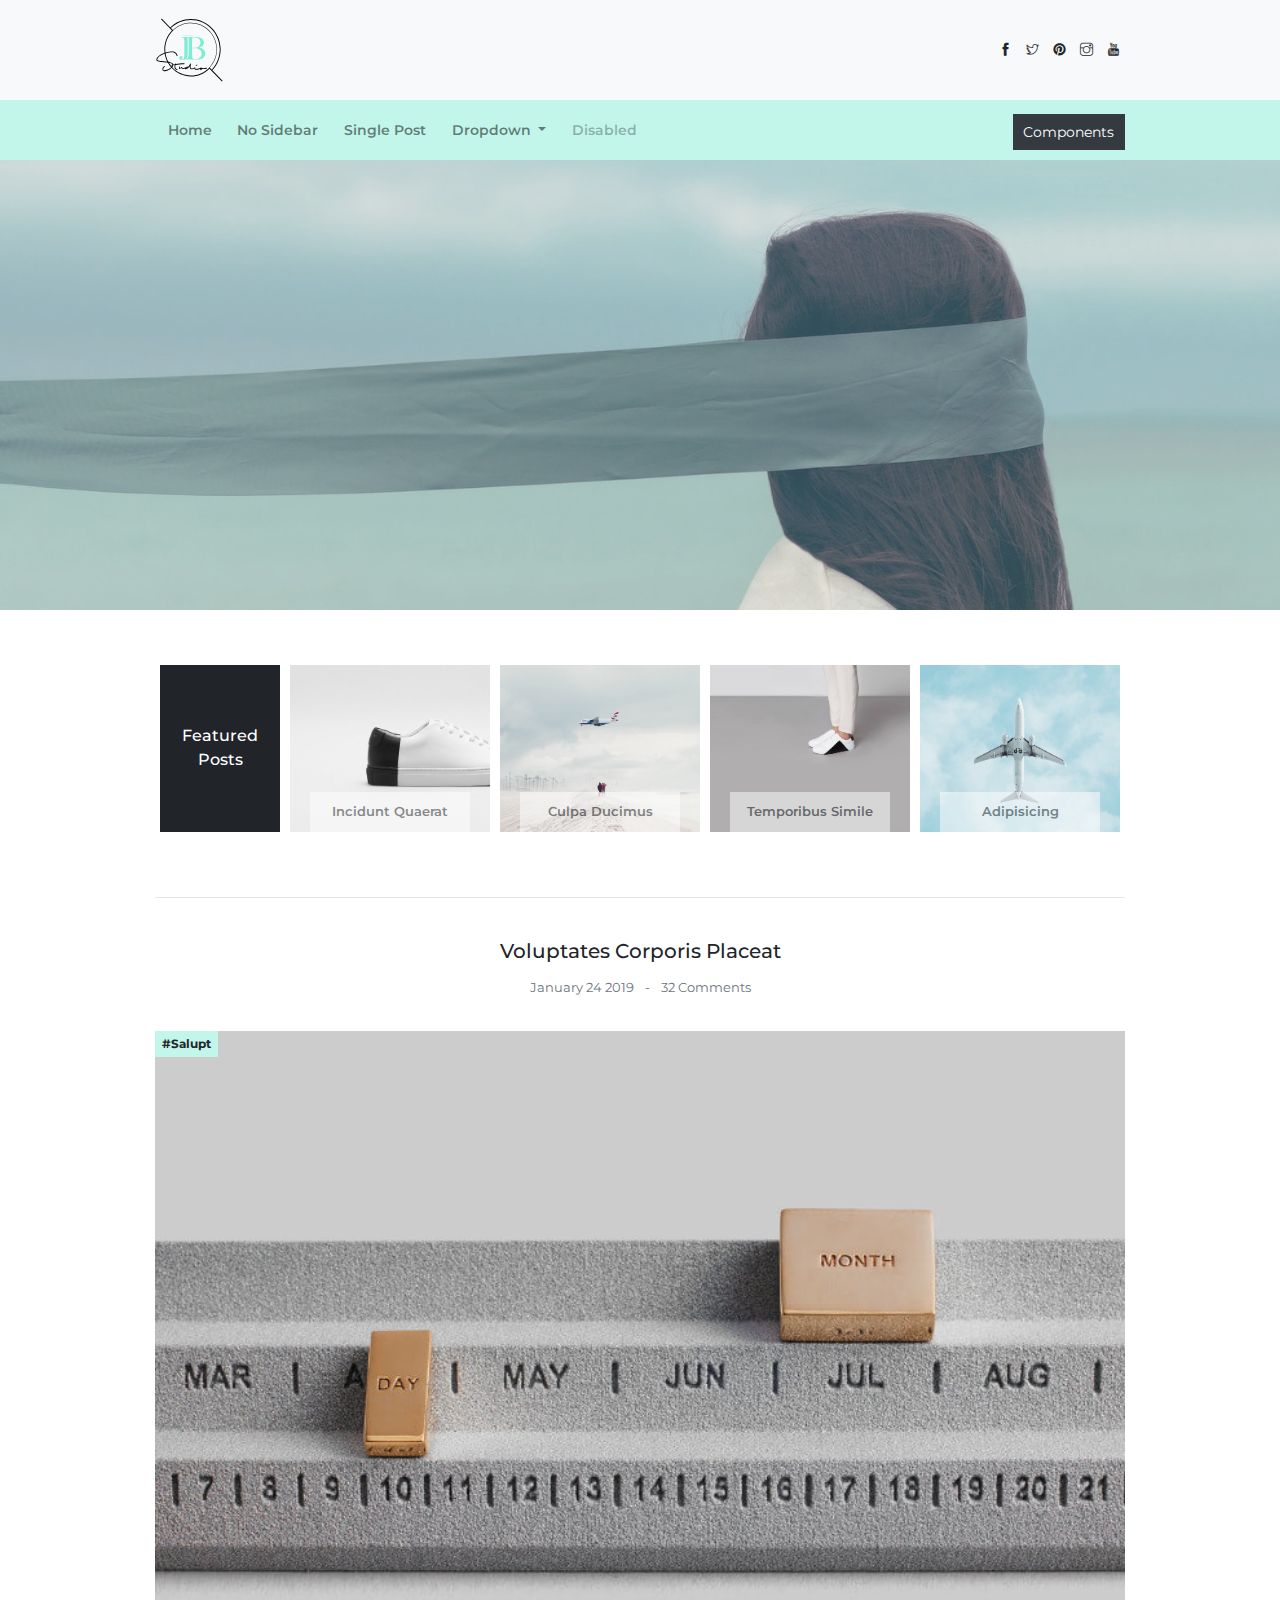
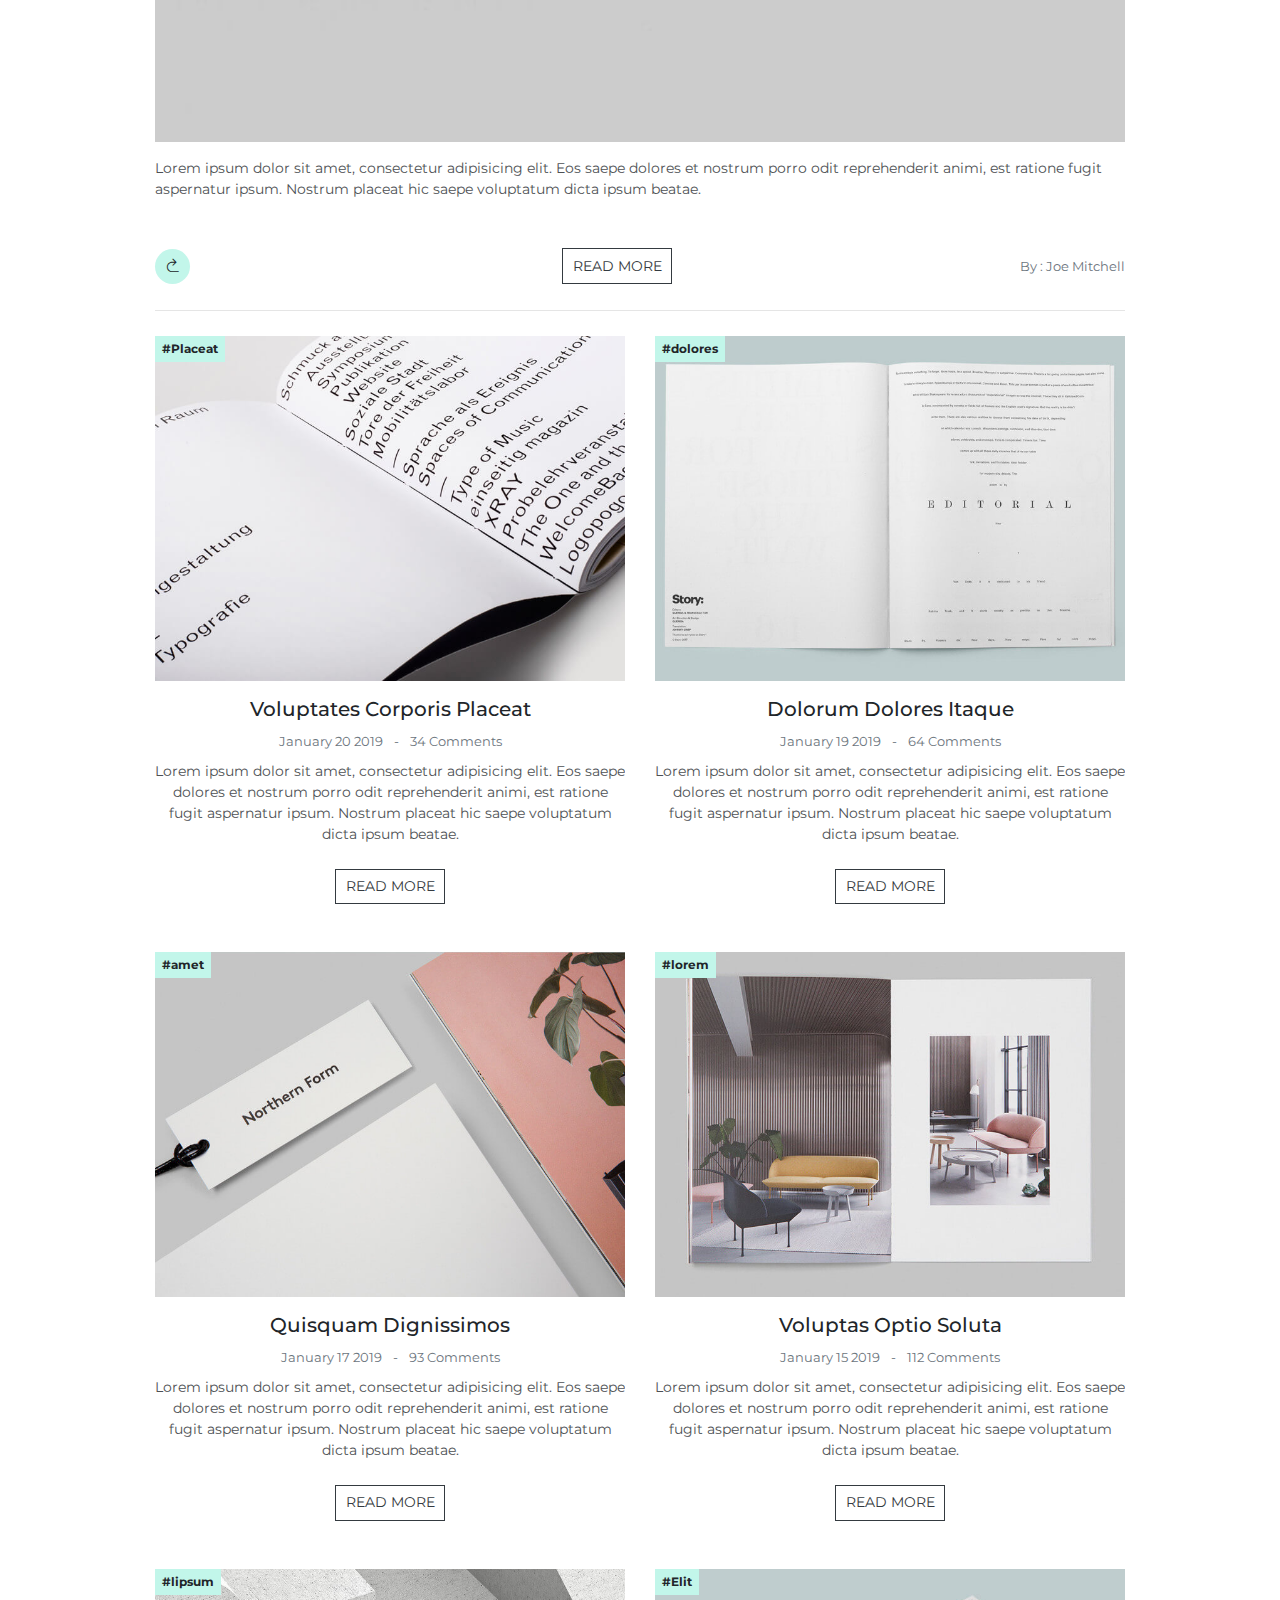
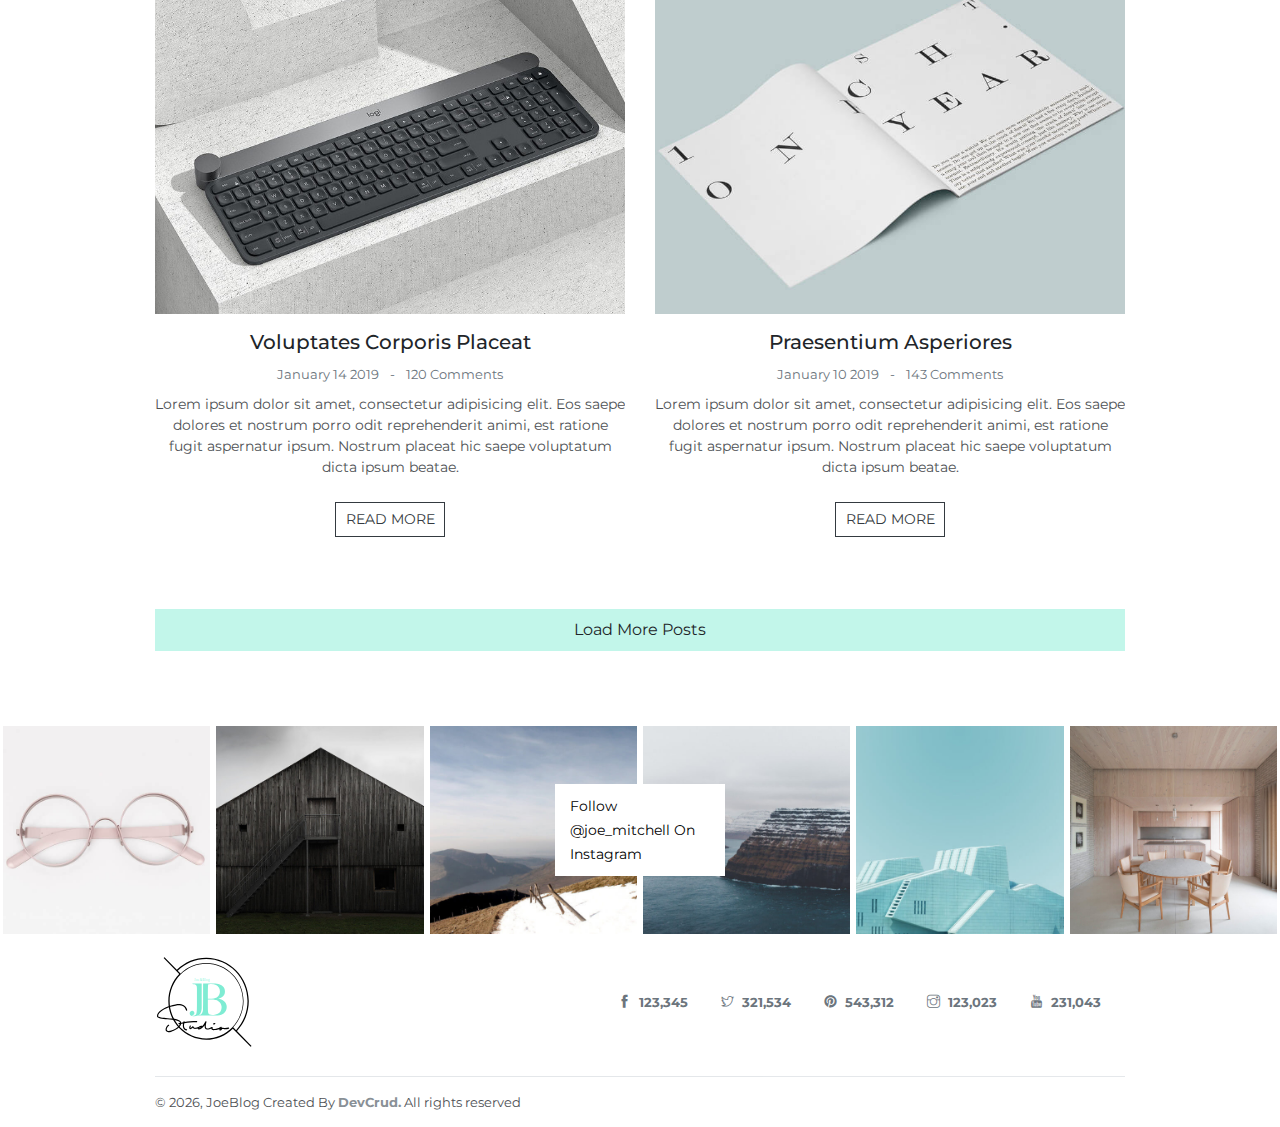
<file: no-sidebar.html>
<!DOCTYPE html>
<html lang="en">
<head>
	<meta charset="utf-8">
    <meta name="viewport" content="width=device-width, initial-scale=1, shrink-to-fit=no">
    <meta name="description" content="Start your development with JoeBLog landing page.">
    <meta name="author" content="Devcrud">
    <title>JoeBLog | Free Bootstrap 4.3.x template</title>
    <!-- font icons -->
    <link rel="stylesheet" href="assets/vendors/themify-icons/css/themify-icons.css">
    <!-- Bootstrap + JoeBLog main styles -->
	<link rel="stylesheet" href="assets/css/joeblog.css">
</head>
<body data-spy="scroll" data-target=".navbar" data-offset="40" id="home">
    
    <!-- page First Navigation -->
    <nav class="navbar navbar-light bg-light">
        <div class="container">
            <a class="navbar-brand" href="#">
                <img src="assets/imgs/logo.svg" alt="">
            </a>
            <div class="socials">
                <a href="javascript:void(0)"><i class="ti-facebook"></i></a>
                <a href="javascript:void(0)"><i class="ti-twitter"></i></a>
                <a href="javascript:void(0)"><i class="ti-pinterest-alt"></i></a>
                <a href="javascript:void(0)"><i class="ti-instagram"></i></a>
                <a href="javascript:void(0)"><i class="ti-youtube"></i></a>
            </div>
        </div>
    </nav>
    <!-- End Of First Navigation -->

    <!-- Page Second Navigation -->
    <nav class="navbar custom-navbar navbar-expand-md navbar-light bg-primary sticky-top">
        <div class="container">
            <button class="navbar-toggler ml-auto" type="button" data-toggle="collapse" data-target="#navbarSupportedContent" aria-controls="navbarSupportedContent" aria-expanded="false" aria-label="Toggle navigation">
                <span class="navbar-toggler-icon"></span>
            </button>
            <div class="collapse navbar-collapse" id="navbarSupportedContent">
                <ul class="navbar-nav">                     
                    <li class="nav-item">
                        <a class="nav-link" href="index.html">Home</a>
                    </li>
                    <li class="nav-item">
                        <a class="nav-link" href="no-sidebar.html">No Sidebar</a>
                    </li>
                    <li class="nav-item">
                        <a class="nav-link" href="single-post.html">Single Post</a>
                    </li>
                    <li class="nav-item dropdown">
                        <a class="nav-link dropdown-toggle" href="#" id="navbarDropdown" role="button" data-toggle="dropdown" aria-haspopup="true" aria-expanded="false">
                            Dropdown
                        </a>
                        <div class="dropdown-menu" aria-labelledby="navbarDropdown">
                            <a class="dropdown-item" href="#">Action</a>
                            <a class="dropdown-item" href="#">Another action</a>
                            <div class="dropdown-divider"></div>
                            <a class="dropdown-item" href="#">Something else here</a>
                        </div>
                    </li>
                    <li class="nav-item">
                        <a class="nav-link disabled" href="#">Disabled</a>
                    </li>
                </ul>
                <div class="navbar-nav ml-auto">
                    <li class="nav-item">
                        <a href="components.html" class="ml-4 btn btn-dark mt-1 btn-sm">Components</a>
                    </li>
                </div>
            </div>
        </div>
    </nav>
    <!-- End Of Page Second Navigation -->
    
    <!-- page-header -->
    <header class="page-header"></header>
    <!-- end of page header -->

    <div class="container">
        <section>
            <div class="feature-posts">
                <a href="single-post.html" class="feature-post-item">                       
                    <span>Featured Posts</span>
                </a>
                <a href="single-post.html" class="feature-post-item">
                    <img src="assets/imgs/img-1.jpg" class="w-100" alt="">
                    <div class="feature-post-caption">Incidunt Quaerat</div>
                </a>
                <a href="single-post.html" class="feature-post-item">
                    <img src="assets/imgs/img-2.jpg" class="w-100" alt="">
                    <div class="feature-post-caption">Culpa Ducimus</div>
                </a>
                <a href="single-post.html" class="feature-post-item">
                    <img src="assets/imgs/img-3.jpg" class="w-100" alt="">
                    <div class="feature-post-caption">Temporibus Simile</div>
                </a>
                <a href="single-post.html" class="feature-post-item">
                    <img src="assets/imgs/img-4.jpg" class="w-100" alt="">
                    <div class="feature-post-caption">Adipisicing</div>
                </a>
            </div>
        </section>
        <hr>
        <div class="page-container">
            <div class="page-content">
                <div class="card">
                    <div class="card-header text-center">
                        <h5 class="card-title">Voluptates Corporis Placeat</h5> 
                        <small class="small text-muted">January 24 2019 
                            <span class="px-2">-</span>
                            <a href="#" class="text-muted">32 Comments</a>
                        </small>
                    </div>
                    <div class="card-body">
                        <div class="blog-media">
                            <img src="assets/imgs/blog-6.jpg" alt="" class="w-100">
                            <a href="#" class="badge badge-primary">#Salupt</a>     
                        </div>  
                        <p class="my-3">Lorem ipsum dolor sit amet, consectetur adipisicing elit. Eos saepe dolores et nostrum porro odit reprehenderit animi, est ratione fugit aspernatur ipsum. Nostrum placeat hic saepe voluptatum dicta ipsum beatae.</p>
                    </div>
                    
                    <div class="card-footer d-flex justify-content-between align-items-center flex-basis-0">
                        <button class="btn btn-primary circle-35 mr-4"><i class="ti-back-right"></i></button>
                        <a href="single-post.html" class="btn btn-outline-dark btn-sm">READ MORE</a>
                        <a href="#" class="text-dark small text-muted">By : Joe Mitchell</a>
                    </div>                  
                </div>
                <hr>
                <div class="row">                       
                    <div class="col-lg-6">
                        <div class="card text-center mb-5">
                            <div class="card-header p-0">                                   
                                <div class="blog-media">
                                    <img src="assets/imgs/blog-2.jpg" alt="" class="w-100">
                                    <a href="#" class="badge badge-primary">#Placeat</a>        
                                </div>  
                            </div>
                            <div class="card-body px-0">
                                <h5 class="card-title mb-2">Voluptates Corporis Placeat</h5>    
                                <small class="small text-muted">January 20 2019 
                                    <span class="px-2">-</span>
                                    <a href="#" class="text-muted">34 Comments</a>
                                </small>
                                <p class="my-2">Lorem ipsum dolor sit amet, consectetur adipisicing elit. Eos saepe dolores et nostrum porro odit reprehenderit animi, est ratione fugit aspernatur ipsum. Nostrum placeat hic saepe voluptatum dicta ipsum beatae.</p>
                            </div>
                            
                            <div class="card-footer p-0 text-center">
                                <a href="single-post.html" class="btn btn-outline-dark btn-sm">READ MORE</a>
                            </div>                  
                        </div>
                    </div>
                    <div class="col-lg-6">
                        <div class="card text-center mb-5">
                            <div class="card-header p-0">                                   
                                <div class="blog-media">
                                    <img src="assets/imgs/blog-3.jpg" alt="" class="w-100">
                                    <a href="#" class="badge badge-primary">#dolores</a>        
                                </div>  
                            </div>
                            <div class="card-body px-0">
                                <h5 class="card-title mb-2">Dolorum Dolores Itaque</h5> 
                                <small class="small text-muted">January 19 2019 
                                    <span class="px-2">-</span>
                                    <a href="#" class="text-muted">64 Comments</a>
                                </small>
                                <p class="my-2">Lorem ipsum dolor sit amet, consectetur adipisicing elit. Eos saepe dolores et nostrum porro odit reprehenderit animi, est ratione fugit aspernatur ipsum. Nostrum placeat hic saepe voluptatum dicta ipsum beatae.</p>
                            </div>
                            
                            <div class="card-footer p-0 text-center">
                                <a href="single-post.html" class="btn btn-outline-dark btn-sm">READ MORE</a>
                            </div>                  
                        </div>
                    </div>
                </div>
                <div class="row">                       
                    <div class="col-lg-6">
                        <div class="card text-center mb-5">
                            <div class="card-header p-0">                                   
                                <div class="blog-media">
                                    <img src="assets/imgs/blog-4.jpg" alt="" class="w-100">
                                    <a href="#" class="badge badge-primary">#amet</a>       
                                </div>  
                            </div>
                            <div class="card-body px-0">
                                <h5 class="card-title mb-2">Quisquam Dignissimos</h5>   
                                <small class="small text-muted">January 17 2019 
                                    <span class="px-2">-</span>
                                    <a href="#" class="text-muted">93 Comments</a>
                                </small>
                                <p class="my-2">Lorem ipsum dolor sit amet, consectetur adipisicing elit. Eos saepe dolores et nostrum porro odit reprehenderit animi, est ratione fugit aspernatur ipsum. Nostrum placeat hic saepe voluptatum dicta ipsum beatae.</p>
                            </div>
                            
                            <div class="card-footer p-0 text-center">
                                <a href="single-post.html" class="btn btn-outline-dark btn-sm">READ MORE</a>
                            </div>                  
                        </div>
                    </div>
                    <div class="col-lg-6">
                        <div class="card text-center mb-5">
                            <div class="card-header p-0">                                   
                                <div class="blog-media">
                                    <img src="assets/imgs/blog-5.jpg" alt="" class="w-100">
                                    <a href="#" class="badge badge-primary">#lorem</a>      
                                </div>  
                            </div>
                            <div class="card-body px-0">
                                <h5 class="card-title mb-2">Voluptas Optio Soluta</h5>  
                                <small class="small text-muted">January 15 2019 
                                    <span class="px-2">-</span>
                                    <a href="#" class="text-muted">112 Comments</a>
                                </small>
                                <p class="my-2">Lorem ipsum dolor sit amet, consectetur adipisicing elit. Eos saepe dolores et nostrum porro odit reprehenderit animi, est ratione fugit aspernatur ipsum. Nostrum placeat hic saepe voluptatum dicta ipsum beatae.</p>
                            </div>
                            
                            <div class="card-footer p-0 text-center">
                                <a href="single-post.html" class="btn btn-outline-dark btn-sm">READ MORE</a>
                            </div>                  
                        </div>
                    </div>
                </div>
                <div class="row">                       
                    <div class="col-lg-6">
                        <div class="card text-center mb-5">
                            <div class="card-header p-0">                                   
                                <div class="blog-media">
                                    <img src="assets/imgs/blog-1.jpg" alt="" class="w-100">
                                    <a href="#" class="badge badge-primary">#lipsum</a>     
                                </div>  
                            </div>
                            <div class="card-body px-0">
                                <h5 class="card-title mb-2">Voluptates Corporis Placeat</h5>    
                                <small class="small text-muted">January 14 2019 
                                    <span class="px-2">-</span>
                                    <a href="#" class="text-muted">120 Comments</a>
                                </small>
                                <p class="my-2">Lorem ipsum dolor sit amet, consectetur adipisicing elit. Eos saepe dolores et nostrum porro odit reprehenderit animi, est ratione fugit aspernatur ipsum. Nostrum placeat hic saepe voluptatum dicta ipsum beatae.</p>
                            </div>
                            
                            <div class="card-footer p-0 text-center">
                                <a href="single-post.html" class="btn btn-outline-dark btn-sm">READ MORE</a>
                            </div>                  
                        </div>
                    </div>
                    <div class="col-lg-6">
                        <div class="card text-center mb-5">
                            <div class="card-header p-0">                                   
                                <div class="blog-media">
                                    <img src="assets/imgs/blog-7.jpg" alt="" class="w-100">
                                    <a href="#" class="badge badge-primary">#Elit</a>       
                                </div>  
                            </div>
                            <div class="card-body px-0">
                                <h5 class="card-title mb-2">Praesentium Asperiores</h5> 
                                <small class="small text-muted">January 10 2019 
                                    <span class="px-2">-</span>
                                    <a href="#" class="text-muted">143 Comments</a>
                                </small>
                                <p class="my-2">Lorem ipsum dolor sit amet, consectetur adipisicing elit. Eos saepe dolores et nostrum porro odit reprehenderit animi, est ratione fugit aspernatur ipsum. Nostrum placeat hic saepe voluptatum dicta ipsum beatae.</p>
                            </div>
                            
                            <div class="card-footer p-0 text-center">
                                <a href="single-post.html" class="btn btn-outline-dark btn-sm">READ MORE</a>
                            </div>                  
                        </div>
                    </div>
                </div>
                <button class="btn btn-primary btn-block my-4">Load More Posts</button>
            </div>
        </div>
    </div>

    <div class="instagram-wrapper mt-5">
        <div class="ig-id">
            <a href="javascript:void(0)">Follow @joe_mitchell On Instagram</a>
        </div>
        <a href="javascript:void(0)" class="insta-item">
            <img src="assets/imgs/insta-1.jpg" alt="" class="w-100">
            <div class="overlay">
                <span>
                    <i class="ti-heart"></i> 23
                </span>
                <span>
                    <i class="ti-comment"></i> 12
                </span>
            </div>
        </a>
        <a href="javascript:void(0)" class="insta-item">
            <img src="assets/imgs/insta-2.jpg" alt="" class="w-100">
            <div class="overlay">
                <span>
                    <i class="ti-heart"></i> 23
                </span>
                <span>
                    <i class="ti-comment"></i> 12
                </span>
            </div>
        </a>
        <a href="javascript:void(0)" class="insta-item">
            <img src="assets/imgs/insta-3.jpg" alt="" class="w-100">
            <div class="overlay">
                <span>
                    <i class="ti-heart"></i> 23
                </span>
                <span>
                    <i class="ti-comment"></i> 12
                </span>
            </div>
        </a>
        <a href="javascript:void(0)" class="insta-item">
            <img src="assets/imgs/insta-4.jpg" alt="" class="w-100">
            <div class="overlay">
                <span>
                    <i class="ti-heart"></i> 23
                </span>
                <span>
                    <i class="ti-comment"></i> 12
                </span>
            </div>
        </a>
        <a href="javascript:void(0)" class="insta-item">
            <img src="assets/imgs/insta-5.jpg" alt="" class="w-100">
            <div class="overlay">
                <span>
                    <i class="ti-heart"></i> 23
                </span>
                <span>
                    <i class="ti-comment"></i> 12
                </span>
            </div>
        </a>
        <a href="javascript:void(0)" class="insta-item">
            <img src="assets/imgs/insta-6.jpg" alt="" class="w-100">
            <div class="overlay">
                <span>
                    <i class="ti-heart"></i> 23
                </span>
                <span>
                    <i class="ti-comment"></i> 12
                </span>
            </div>
        </a>
    </div>

    <!-- Page Footer -->
    <footer class="page-footer">
        <div class="container">
            <div class="row align-items-center justify-content-between">
                <div class="col-md-3 text-center text-md-left mb-3 mb-md-0">
                    <img src="assets/imgs/logo.svg" alt="" class="logo">
                </div>
                <div class="col-md-9 text-center text-md-right">
                    <div class="socials">
                        <a href="javascript:void(0)" class="font-weight-bold text-muted mr-4"><i class="ti-facebook pr-1"></i> 123,345</a>
                        <a href="javascript:void(0)" class="font-weight-bold text-muted mr-4"><i class="ti-twitter pr-1"></i> 321,534</a>
                        <a href="javascript:void(0)" class="font-weight-bold text-muted mr-4"><i class="ti-pinterest-alt pr-1"></i> 543,312</a>
                        <a href="javascript:void(0)" class="font-weight-bold text-muted mr-4"><i class="ti-instagram pr-1"></i> 123,023</a>
                        <a href="javascript:void(0)" class="font-weight-bold text-muted mr-4"><i class="ti-youtube pr-1"></i> 231,043</a>
                    </div>
                </div>  
            </div>
            <p class="border-top mb-0 mt-4 pt-3 small">&copy; <script>document.write(new Date().getFullYear())</script>, JoeBlog Created By <a href="https://www.devcrud.com" class="text-muted font-weight-bold" target="_blank">DevCrud.</a>  All rights reserved </p> 
        </div>      
    </footer>
    <!-- End of Page Footer -->
    
	<!-- core  -->
    <script src="assets/vendors/jquery/jquery-3.4.1.js"></script>
    <script src="assets/vendors/bootstrap/bootstrap.bundle.js"></script>

    <!-- JoeBLog js -->
    <script src="assets/js/joeblog.js"></script>

</body>
</html>
</file>
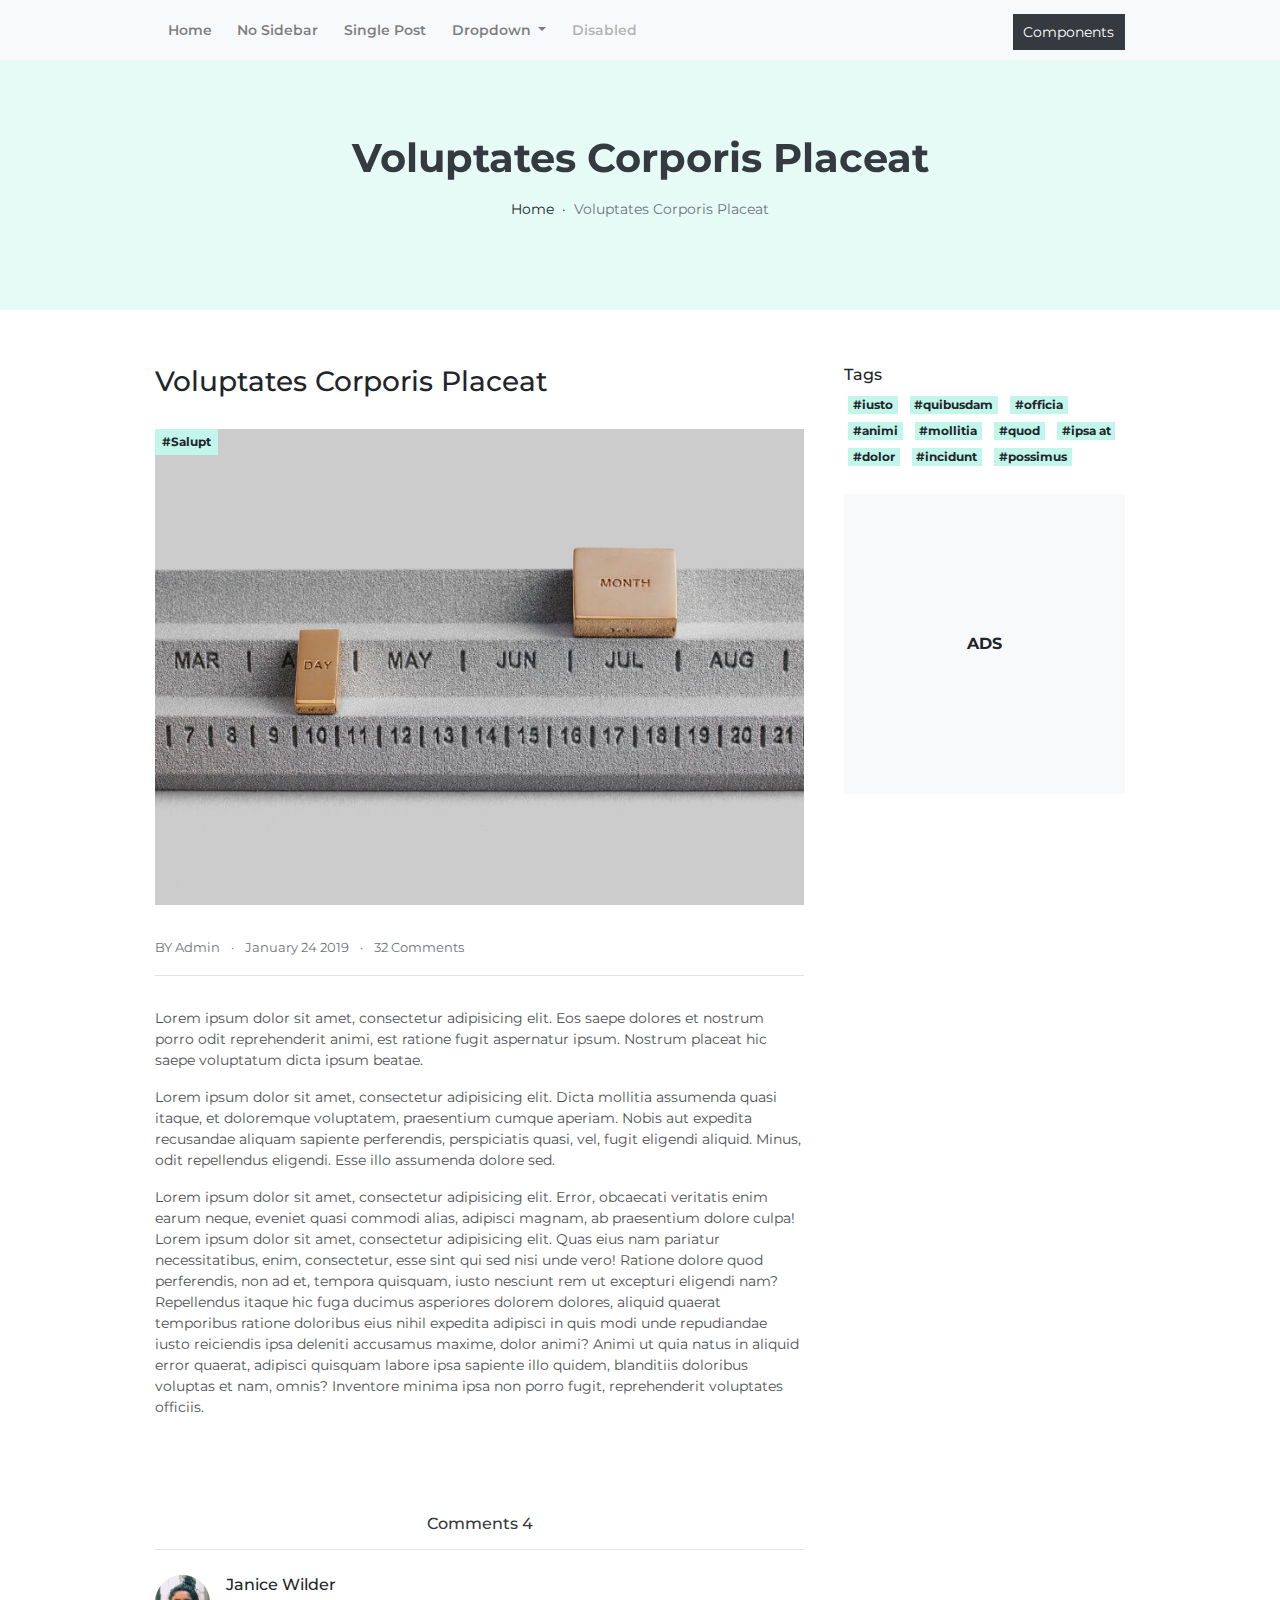
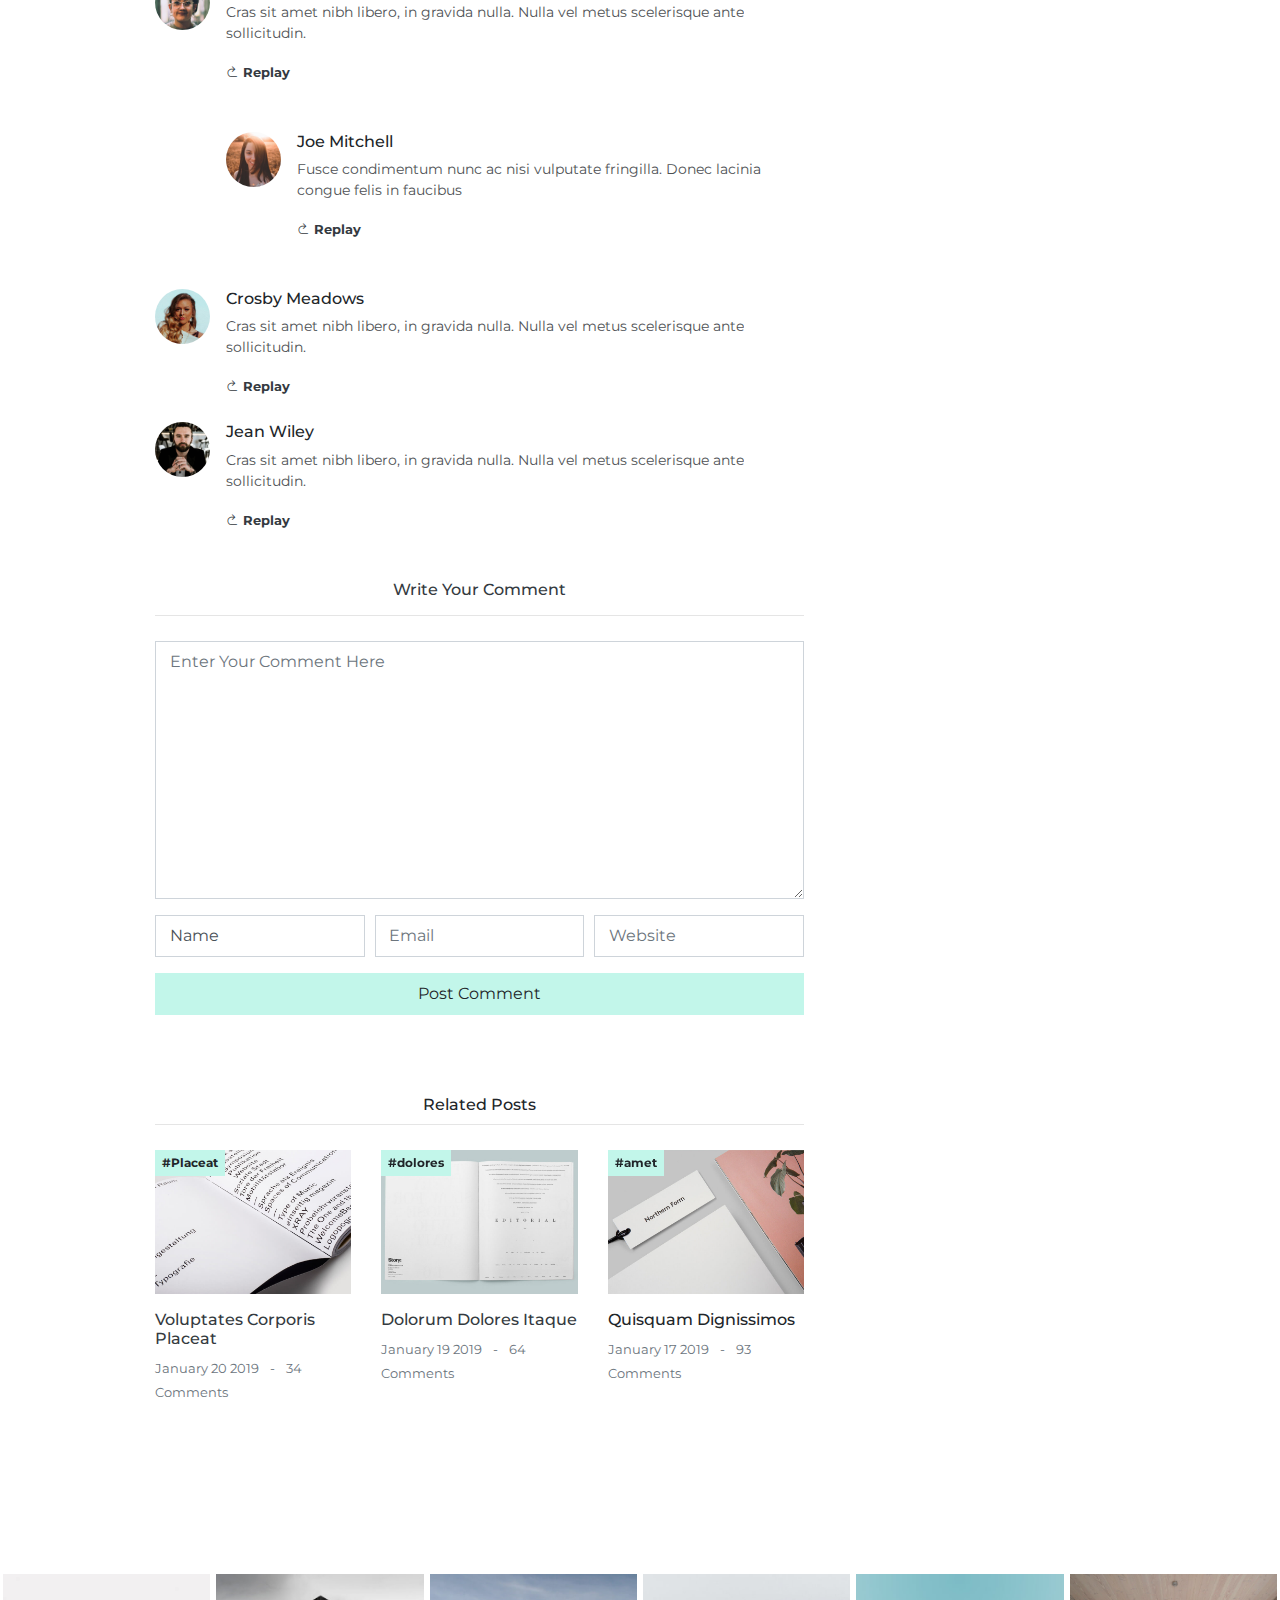
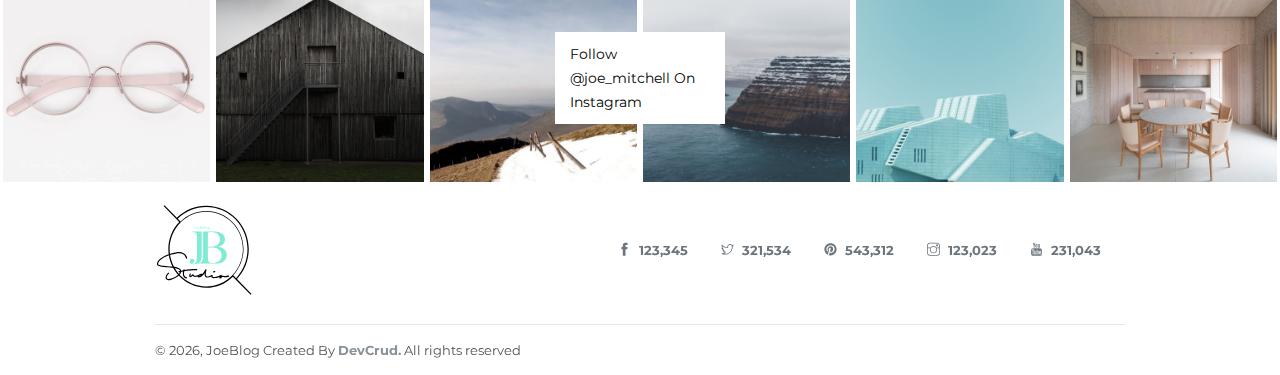
<file: single-post.html>
<!DOCTYPE html>
<html lang="en">
    <head>
        <meta charset="utf-8">
        <meta name="viewport" content="width=device-width, initial-scale=1, shrink-to-fit=no">
        <meta name="description" content="Lovish Bhatia">
        <meta name="author" content="Devcrud">
        
        <title>Single blog | Lovish Bhatia - Lvy</title>
    
        <!-- icons -->
        <link href="assets/me1.jpg" rel="icon">
        <link href="assets/me1.jpg" rel="apple-touch-icon">
    
        <!-- font icons -->
        <link rel="stylesheet" href="assets/vendors/themify-icons/css/themify-icons.css">
    
        <!-- Bootstrap + JoeBLog main styles -->
        <link rel="stylesheet" href="assets/css/style.css">
    
    </head>
<body data-spy="scroll" data-target=".navbar" data-offset="40" id="home">
    
    <nav class="navbar custom-navbar navbar-expand-md navbar-light bg-light sticky-top">
        <div class="container">
            <button class="navbar-toggler ml-auto" type="button" data-toggle="collapse" data-target="#navbarSupportedContent" aria-controls="navbarSupportedContent" aria-expanded="false" aria-label="Toggle navigation">
                <span class="navbar-toggler-icon"></span>
            </button>
            <div class="collapse navbar-collapse" id="navbarSupportedContent">
                <ul class="navbar-nav">                     
                    <li class="nav-item">
                        <a class="nav-link" href="index.html">Home</a>
                    </li>
                    <li class="nav-item">
                        <a class="nav-link" href="no-sidebar.html">No Sidebar</a>
                    </li>
                    <li class="nav-item">
                        <a class="nav-link" href="single-post.html">Single Post</a>
                    </li>
                    <li class="nav-item dropdown">
                        <a class="nav-link dropdown-toggle" href="#" id="navbarDropdown" role="button" data-toggle="dropdown" aria-haspopup="true" aria-expanded="false">
                            Dropdown
                        </a>
                        <div class="dropdown-menu" aria-labelledby="navbarDropdown">
                            <a class="dropdown-item" href="#">Action</a>
                            <a class="dropdown-item" href="#">Another action</a>
                            <div class="dropdown-divider"></div>
                            <a class="dropdown-item" href="#">Something else here</a>
                        </div>
                    </li>
                    <li class="nav-item">
                        <a class="nav-link disabled" href="#">Disabled</a>
                    </li>
                </ul>
                <div class="navbar-nav ml-auto">
                    <li class="nav-item">
                        <a href="components.html" class="ml-4 btn btn-dark mt-1 btn-sm">Components</a>
                    </li>
                </div>
            </div>
        </div>
    </nav>
    <!-- End Of Page Second Navigation -->

    <!-- Page Header -->
    <header class="page-header page-header-mini">
        <h1 class="title">Voluptates Corporis Placeat</h1>
        <ol class="breadcrumb pb-0">
            <li class="breadcrumb-item"><a href="index.html">Home</a></li>
            <li class="breadcrumb-item active" aria-current="page">Voluptates Corporis Placeat</li>
        </ol>
    </header>
    <!-- End Of Page Header -->

    <section class="container">
        <div class="page-container">
            <div class="page-content">
                <div class="card">
                    <div class="card-header pt-0">
                        <h3 class="card-title mb-4">Voluptates Corporis Placeat</h3>
                        <div class="blog-media mb-4">
                            <img src="assets/imgs/blog-6.jpg" alt="" class="w-100">
                            <a href="#" class="badge badge-primary">#Salupt</a> 
                        </div>  
                        <small class="small text-muted">
                            <a href="#" class="text-muted">BY Admin</a>
                            <span class="px-2">·</span>
                            <span>January 24 2019</span>
                            <span class="px-2">·</span>
                            <a href="#" class="text-muted">32 Comments</a>
                        </small>
                    </div>
                    <div class="card-body border-top">
                        <p class="my-3">Lorem ipsum dolor sit amet, consectetur adipisicing elit. Eos saepe dolores et nostrum porro odit reprehenderit animi, est ratione fugit aspernatur ipsum. Nostrum placeat hic saepe voluptatum dicta ipsum beatae.</p> 
                        <p>Lorem ipsum dolor sit amet, consectetur adipisicing elit. Dicta mollitia assumenda quasi itaque, et doloremque voluptatem, praesentium cumque aperiam. Nobis aut expedita recusandae aliquam sapiente perferendis, perspiciatis quasi, vel, fugit eligendi aliquid. Minus, odit repellendus eligendi. Esse illo assumenda dolore sed.</p>

                        <p>Lorem ipsum dolor sit amet, consectetur adipisicing elit. Error, obcaecati veritatis enim earum neque, eveniet quasi commodi alias, adipisci magnam, ab praesentium dolore culpa!
                        Lorem ipsum dolor sit amet, consectetur adipisicing elit. Quas eius nam pariatur necessitatibus, enim, consectetur, esse sint qui sed nisi unde vero! Ratione dolore quod perferendis, non ad et, tempora quisquam, iusto nesciunt rem ut excepturi eligendi nam? Repellendus itaque hic fuga ducimus asperiores dolorem dolores, aliquid quaerat temporibus ratione doloribus eius nihil expedita adipisci in quis modi unde repudiandae iusto reiciendis ipsa deleniti accusamus maxime, dolor animi? Animi ut quia natus in aliquid error quaerat, adipisci quisquam labore ipsa sapiente illo quidem, blanditiis doloribus voluptas et nam, omnis? Inventore minima ipsa non porro fugit, reprehenderit voluptates officiis.</p>
                    </div>
                    
                    <div class="card-footer">
                         <h6 class="mt-5 mb-3 text-center"><a href="#" class="text-dark">Comments 4</a></h6>
                        <hr>
                        <div class="media">
                            <img src="assets/imgs/avatar-1.jpg" class="mr-3 thumb-sm rounded-circle" alt="...">
                            <div class="media-body">
                                <h6 class="mt-0">Janice Wilder</h6>
                                <p>Cras sit amet nibh libero, in gravida nulla. Nulla vel metus scelerisque ante sollicitudin.</p>
                                <a href="#" class="text-dark small font-weight-bold"><i class="ti-back-right"></i> Replay</a>
                                <div class="media mt-5">
                                    <a class="mr-3" href="#">
                                    <img src="assets/imgs/avatar.jpg" class="thumb-sm rounded-circle" alt="...">
                                    </a>
                                    <div class="media-body align-items-center">
                                        <h6 class="mt-0">Joe Mitchell</h6>
                                        <p>Fusce condimentum nunc ac nisi vulputate fringilla. Donec lacinia congue felis in faucibus</p>
                                        <a href="#" class="text-dark small font-weight-bold"><i class="ti-back-right"></i> Replay</a>

                                    </div>
                                </div>
                            </div>
                        </div>
                        <div class="media mt-5">
                            <img src="assets/imgs/avatar-2.jpg" class="mr-3 thumb-sm rounded-circle" alt="...">
                            <div class="media-body">
                                <h6 class="mt-0">Crosby Meadows</h6>
                                <p>Cras sit amet nibh libero, in gravida nulla. Nulla vel metus scelerisque ante sollicitudin.</p>
                                <a href="#" class="text-dark small font-weight-bold"><i class="ti-back-right"></i> Replay</a>
                            </div>
                        </div>
                        <div class="media mt-4">
                            <img src="assets/imgs/avatar-3.jpg" class="mr-3 thumb-sm rounded-circle" alt="...">
                            <div class="media-body">
                                <h6 class="mt-0">Jean Wiley</h6>
                                <p>Cras sit amet nibh libero, in gravida nulla. Nulla vel metus scelerisque ante sollicitudin.</p>
                                <a href="#" class="text-dark small font-weight-bold"><i class="ti-back-right"></i> Replay</a>
                            </div>
                        </div>

                        <h6 class="mt-5 mb-3 text-center"><a href="#" class="text-dark">Write Your Comment</a></h6>
                        <hr>
                        <form>
                            <div class="form-row">
                                <div class="col-12 form-group">
                                    <textarea name="" id="" cols="30" rows="10" class="form-control" placeholder="Enter Your Comment Here"></textarea>
                                </div>
                                <div class="col-sm-4 form-group">
                                    <input type="text" class="form-control" value="Name">
                                </div>
                                <div class="col-sm-4 form-group">
                                    <input type="email" class="form-control" placeholder="Email">
                                </div>
                                <div class="col-sm-4 form-group">
                                    <input type="url" class="form-control" placeholder="Website">
                                </div>
                                <div class="form-group col-12">
                                    <button class="btn btn-primary btn-block">Post Comment</button>
                                </div>
                            </div>
                        </form>
                    </div>                  
                </div> 

                <h6 class="mt-5 text-center">Related Posts</h6>
                <hr>
                <div class="row">                       
                    <div class="col-md-6 col-lg-4">
                        <div class="card mb-5">
                            <div class="card-header p-0">                                   
                                <div class="blog-media">
                                    <img src="assets/imgs/blog-2.jpg" alt="" class="w-100">
                                    <a href="#" class="badge badge-primary">#Placeat</a>        
                                </div>  
                            </div>
                            <div class="card-body px-0">
                                <h6 class="card-title mb-2"><a href="#" class="text-dark">Voluptates Corporis Placeat</a></h6>  
                                <small class="small text-muted">January 20 2019 
                                    <span class="px-2">-</span>
                                    <a href="#" class="text-muted">34 Comments</a>
                                </small>
                            </div>                  
                        </div>
                    </div>
                    <div class="col-md-6 col-lg-4">
                        <div class="card mb-5">
                            <div class="card-header p-0">                                   
                                <div class="blog-media">
                                    <img src="assets/imgs/blog-3.jpg" alt="" class="w-100">
                                    <a href="#" class="badge badge-primary">#dolores</a>        
                                </div>  
                            </div>
                            <div class="card-body px-0">
                                <h6 class="card-title mb-2"><a herf="#" class="text-dark">Dolorum Dolores Itaque</a></h6>   
                                <small class="small text-muted">January 19 2019 
                                    <span class="px-2">-</span>
                                    <a href="#" class="text-muted">64 Comments</a>
                                </small>
                            </div>      
                        </div>
                    </div>
                    <div class="col-md-6 col-lg-4 d-none d-lg-block">
                        <div class="card mb-5">
                            <div class="card-header p-0">                                   
                                <div class="blog-media">
                                    <img src="assets/imgs/blog-4.jpg" alt="" class="w-100">
                                    <a href="#" class="badge badge-primary">#amet</a>       
                                </div>  
                            </div>
                            <div class="card-body px-0">
                                <h6 class="card-title mb-2">Quisquam Dignissimos</h6>   
                                <small class="small text-muted">January 17 2019 
                                    <span class="px-2">-</span>
                                    <a href="#" class="text-muted">93 Comments</a>
                                </small>
                            </div>  
                        </div>
                    </div>
                </div>
            </div>
            <!-- Sidebar -->
            <div class="page-sidebar">
                <h6 class=" ">Tags</h6>
                <a href="javascript:void(0)" class="badge badge-primary m-1">#iusto</a>
                <a href="javascript:void(0)" class="badge badge-primary m-1">#quibusdam</a>
                <a href="javascript:void(0)" class="badge badge-primary m-1">#officia</a>
                <a href="javascript:void(0)" class="badge badge-primary m-1">#animi</a>
                <a href="javascript:void(0)" class="badge badge-primary m-1">#mollitia</a>
                <a href="javascript:void(0)" class="badge badge-primary m-1">#quod</a>
                <a href="javascript:void(0)" class="badge badge-primary m-1">#ipsa at</a>
                <a href="javascript:void(0)" class="badge badge-primary m-1">#dolor</a>
                <a href="javascript:void(0)" class="badge badge-primary m-1">#incidunt</a>
                <a href="javascript:void(0)" class="badge badge-primary m-1">#possimus</a>
    
                <div class="ad-card d-flex text-center align-items-center justify-content-center mt-4">
                    <span href="#" class="font-weight-bold">ADS</span>
                </div>
            </div>
        </div>
    </section>

    <div class="instagram-wrapper mt-5">
        <div class="ig-id">
            <a href="javascript:void(0)">Follow @joe_mitchell On Instagram</a>
        </div>
        <a href="javascript:void(0)" class="insta-item">
            <img src="assets/imgs/insta-1.jpg" alt="" class="w-100">
            <div class="overlay">
                <span>
                    <i class="ti-heart"></i> 23
                </span>
                <span>
                    <i class="ti-comment"></i> 12
                </span>
            </div>
        </a>
        <a href="javascript:void(0)" class="insta-item">
            <img src="assets/imgs/insta-2.jpg" alt="" class="w-100">
            <div class="overlay">
                <span>
                    <i class="ti-heart"></i> 23
                </span>
                <span>
                    <i class="ti-comment"></i> 12
                </span>
            </div>
        </a>
        <a href="javascript:void(0)" class="insta-item">
            <img src="assets/imgs/insta-3.jpg" alt="" class="w-100">
            <div class="overlay">
                <span>
                    <i class="ti-heart"></i> 23
                </span>
                <span>
                    <i class="ti-comment"></i> 12
                </span>
            </div>
        </a>
        <a href="javascript:void(0)" class="insta-item">
            <img src="assets/imgs/insta-4.jpg" alt="" class="w-100">
            <div class="overlay">
                <span>
                    <i class="ti-heart"></i> 23
                </span>
                <span>
                    <i class="ti-comment"></i> 12
                </span>
            </div>
        </a>
        <a href="javascript:void(0)" class="insta-item">
            <img src="assets/imgs/insta-5.jpg" alt="" class="w-100">
            <div class="overlay">
                <span>
                    <i class="ti-heart"></i> 23
                </span>
                <span>
                    <i class="ti-comment"></i> 12
                </span>
            </div>
        </a>
        <a href="javascript:void(0)" class="insta-item">
            <img src="assets/imgs/insta-6.jpg" alt="" class="w-100">
            <div class="overlay">
                <span>
                    <i class="ti-heart"></i> 23
                </span>
                <span>
                    <i class="ti-comment"></i> 12
                </span>
            </div>
        </a>
    </div>

    <!-- Page Footer -->
    <footer class="page-footer">
        <div class="container">
            <div class="row align-items-center justify-content-between">
                <div class="col-md-3 text-center text-md-left mb-3 mb-md-0">
                    <img src="assets/imgs/logo.svg" alt="" class="logo">
                </div>
                <div class="col-md-9 text-center text-md-right">
                    <div class="socials">
                        <a href="javascript:void(0)" class="font-weight-bold text-muted mr-4"><i class="ti-facebook pr-1"></i> 123,345</a>
                        <a href="javascript:void(0)" class="font-weight-bold text-muted mr-4"><i class="ti-twitter pr-1"></i> 321,534</a>
                        <a href="javascript:void(0)" class="font-weight-bold text-muted mr-4"><i class="ti-pinterest-alt pr-1"></i> 543,312</a>
                        <a href="javascript:void(0)" class="font-weight-bold text-muted mr-4"><i class="ti-instagram pr-1"></i> 123,023</a>
                        <a href="javascript:void(0)" class="font-weight-bold text-muted mr-4"><i class="ti-youtube pr-1"></i> 231,043</a>
                    </div>
                </div>  
            </div>
            <p class="border-top mb-0 mt-4 pt-3 small">&copy; <script>document.write(new Date().getFullYear())</script>, JoeBlog Created By <a href="https://www.devcrud.com" class="text-muted font-weight-bold" target="_blank">DevCrud.</a>  All rights reserved </p> 
        </div>      
    </footer>
    <!-- End of Page Footer -->

	<!-- core  -->
    <script src="assets/vendors/jquery/jquery-3.4.1.js"></script>
    <script src="assets/vendors/bootstrap/bootstrap.bundle.js"></script>
    <script src="assets/vendors/typed.js/typed.min.js"></script>
    <script src="assets/vendors/confetti.js"></script>

    <!-- JoeBLog js -->
    <script src="assets/js/joeblog.js"></script>

</body>
</html>
</file>
<file: assets/vendors/themify-icons/css/themify-icons.css>
@font-face {
	font-family: 'themify';
	src:url("../fonts/themify.eot?-fvbane");
	src:url("../fonts/themify.eot?#iefix-fvbane") format("embedded-opentype"),
		url("../fonts/themify.woff?-fvbane") format("woff"),
		url("../fonts/themify.ttf?-fvbane") format("truetype"),
		url("../fonts/themify.svg?-fvbane#themify") format("svg");
	font-weight: normal;
	font-style: normal;
}

[class^="ti-"], [class*=" ti-"] {
	font-family: 'themify';
	speak: none;
	font-style: normal;
	font-weight: normal;
	font-variant: normal;
	text-transform: none;
	line-height: 1;

	/* Better Font Rendering =========== */
	-webkit-font-smoothing: antialiased;
	-moz-osx-font-smoothing: grayscale;
}

.ti-wand:before {
	content: "\e600";
}
.ti-volume:before {
	content: "\e601";
}
.ti-user:before {
	content: "\e602";
}
.ti-unlock:before {
	content: "\e603";
}
.ti-unlink:before {
	content: "\e604";
}
.ti-trash:before {
	content: "\e605";
}
.ti-thought:before {
	content: "\e606";
}
.ti-target:before {
	content: "\e607";
}
.ti-tag:before {
	content: "\e608";
}
.ti-tablet:before {
	content: "\e609";
}
.ti-star:before {
	content: "\e60a";
}
.ti-spray:before {
	content: "\e60b";
}
.ti-signal:before {
	content: "\e60c";
}
.ti-shopping-cart:before {
	content: "\e60d";
}
.ti-shopping-cart-full:before {
	content: "\e60e";
}
.ti-settings:before {
	content: "\e60f";
}
.ti-search:before {
	content: "\e610";
}
.ti-zoom-in:before {
	content: "\e611";
}
.ti-zoom-out:before {
	content: "\e612";
}
.ti-cut:before {
	content: "\e613";
}
.ti-ruler:before {
	content: "\e614";
}
.ti-ruler-pencil:before {
	content: "\e615";
}
.ti-ruler-alt:before {
	content: "\e616";
}
.ti-bookmark:before {
	content: "\e617";
}
.ti-bookmark-alt:before {
	content: "\e618";
}
.ti-reload:before {
	content: "\e619";
}
.ti-plus:before {
	content: "\e61a";
}
.ti-pin:before {
	content: "\e61b";
}
.ti-pencil:before {
	content: "\e61c";
}
.ti-pencil-alt:before {
	content: "\e61d";
}
.ti-paint-roller:before {
	content: "\e61e";
}
.ti-paint-bucket:before {
	content: "\e61f";
}
.ti-na:before {
	content: "\e620";
}
.ti-mobile:before {
	content: "\e621";
}
.ti-minus:before {
	content: "\e622";
}
.ti-medall:before {
	content: "\e623";
}
.ti-medall-alt:before {
	content: "\e624";
}
.ti-marker:before {
	content: "\e625";
}
.ti-marker-alt:before {
	content: "\e626";
}
.ti-arrow-up:before {
	content: "\e627";
}
.ti-arrow-right:before {
	content: "\e628";
}
.ti-arrow-left:before {
	content: "\e629";
}
.ti-arrow-down:before {
	content: "\e62a";
}
.ti-lock:before {
	content: "\e62b";
}
.ti-location-arrow:before {
	content: "\e62c";
}
.ti-link:before {
	content: "\e62d";
}
.ti-layout:before {
	content: "\e62e";
}
.ti-layers:before {
	content: "\e62f";
}
.ti-layers-alt:before {
	content: "\e630";
}
.ti-key:before {
	content: "\e631";
}
.ti-import:before {
	content: "\e632";
}
.ti-image:before {
	content: "\e633";
}
.ti-heart:before {
	content: "\e634";
}
.ti-heart-broken:before {
	content: "\e635";
}
.ti-hand-stop:before {
	content: "\e636";
}
.ti-hand-open:before {
	content: "\e637";
}
.ti-hand-drag:before {
	content: "\e638";
}
.ti-folder:before {
	content: "\e639";
}
.ti-flag:before {
	content: "\e63a";
}
.ti-flag-alt:before {
	content: "\e63b";
}
.ti-flag-alt-2:before {
	content: "\e63c";
}
.ti-eye:before {
	content: "\e63d";
}
.ti-export:before {
	content: "\e63e";
}
.ti-exchange-vertical:before {
	content: "\e63f";
}
.ti-desktop:before {
	content: "\e640";
}
.ti-cup:before {
	content: "\e641";
}
.ti-crown:before {
	content: "\e642";
}
.ti-comments:before {
	content: "\e643";
}
.ti-comment:before {
	content: "\e644";
}
.ti-comment-alt:before {
	content: "\e645";
}
.ti-close:before {
	content: "\e646";
}
.ti-clip:before {
	content: "\e647";
}
.ti-angle-up:before {
	content: "\e648";
}
.ti-angle-right:before {
	content: "\e649";
}
.ti-angle-left:before {
	content: "\e64a";
}
.ti-angle-down:before {
	content: "\e64b";
}
.ti-check:before {
	content: "\e64c";
}
.ti-check-box:before {
	content: "\e64d";
}
.ti-camera:before {
	content: "\e64e";
}
.ti-announcement:before {
	content: "\e64f";
}
.ti-brush:before {
	content: "\e650";
}
.ti-briefcase:before {
	content: "\e651";
}
.ti-bolt:before {
	content: "\e652";
}
.ti-bolt-alt:before {
	content: "\e653";
}
.ti-blackboard:before {
	content: "\e654";
}
.ti-bag:before {
	content: "\e655";
}
.ti-move:before {
	content: "\e656";
}
.ti-arrows-vertical:before {
	content: "\e657";
}
.ti-arrows-horizontal:before {
	content: "\e658";
}
.ti-fullscreen:before {
	content: "\e659";
}
.ti-arrow-top-right:before {
	content: "\e65a";
}
.ti-arrow-top-left:before {
	content: "\e65b";
}
.ti-arrow-circle-up:before {
	content: "\e65c";
}
.ti-arrow-circle-right:before {
	content: "\e65d";
}
.ti-arrow-circle-left:before {
	content: "\e65e";
}
.ti-arrow-circle-down:before {
	content: "\e65f";
}
.ti-angle-double-up:before {
	content: "\e660";
}
.ti-angle-double-right:before {
	content: "\e661";
}
.ti-angle-double-left:before {
	content: "\e662";
}
.ti-angle-double-down:before {
	content: "\e663";
}
.ti-zip:before {
	content: "\e664";
}
.ti-world:before {
	content: "\e665";
}
.ti-wheelchair:before {
	content: "\e666";
}
.ti-view-list:before {
	content: "\e667";
}
.ti-view-list-alt:before {
	content: "\e668";
}
.ti-view-grid:before {
	content: "\e669";
}
.ti-uppercase:before {
	content: "\e66a";
}
.ti-upload:before {
	content: "\e66b";
}
.ti-underline:before {
	content: "\e66c";
}
.ti-truck:before {
	content: "\e66d";
}
.ti-timer:before {
	content: "\e66e";
}
.ti-ticket:before {
	content: "\e66f";
}
.ti-thumb-up:before {
	content: "\e670";
}
.ti-thumb-down:before {
	content: "\e671";
}
.ti-text:before {
	content: "\e672";
}
.ti-stats-up:before {
	content: "\e673";
}
.ti-stats-down:before {
	content: "\e674";
}
.ti-split-v:before {
	content: "\e675";
}
.ti-split-h:before {
	content: "\e676";
}
.ti-smallcap:before {
	content: "\e677";
}
.ti-shine:before {
	content: "\e678";
}
.ti-shift-right:before {
	content: "\e679";
}
.ti-shift-left:before {
	content: "\e67a";
}
.ti-shield:before {
	content: "\e67b";
}
.ti-notepad:before {
	content: "\e67c";
}
.ti-server:before {
	content: "\e67d";
}
.ti-quote-right:before {
	content: "\e67e";
}
.ti-quote-left:before {
	content: "\e67f";
}
.ti-pulse:before {
	content: "\e680";
}
.ti-printer:before {
	content: "\e681";
}
.ti-power-off:before {
	content: "\e682";
}
.ti-plug:before {
	content: "\e683";
}
.ti-pie-chart:before {
	content: "\e684";
}
.ti-paragraph:before {
	content: "\e685";
}
.ti-panel:before {
	content: "\e686";
}
.ti-package:before {
	content: "\e687";
}
.ti-music:before {
	content: "\e688";
}
.ti-music-alt:before {
	content: "\e689";
}
.ti-mouse:before {
	content: "\e68a";
}
.ti-mouse-alt:before {
	content: "\e68b";
}
.ti-money:before {
	content: "\e68c";
}
.ti-microphone:before {
	content: "\e68d";
}
.ti-menu:before {
	content: "\e68e";
}
.ti-menu-alt:before {
	content: "\e68f";
}
.ti-map:before {
	content: "\e690";
}
.ti-map-alt:before {
	content: "\e691";
}
.ti-loop:before {
	content: "\e692";
}
.ti-location-pin:before {
	content: "\e693";
}
.ti-list:before {
	content: "\e694";
}
.ti-light-bulb:before {
	content: "\e695";
}
.ti-Italic:before {
	content: "\e696";
}
.ti-info:before {
	content: "\e697";
}
.ti-infinite:before {
	content: "\e698";
}
.ti-id-badge:before {
	content: "\e699";
}
.ti-hummer:before {
	content: "\e69a";
}
.ti-home:before {
	content: "\e69b";
}
.ti-help:before {
	content: "\e69c";
}
.ti-headphone:before {
	content: "\e69d";
}
.ti-harddrives:before {
	content: "\e69e";
}
.ti-harddrive:before {
	content: "\e69f";
}
.ti-gift:before {
	content: "\e6a0";
}
.ti-game:before {
	content: "\e6a1";
}
.ti-filter:before {
	content: "\e6a2";
}
.ti-files:before {
	content: "\e6a3";
}
.ti-file:before {
	content: "\e6a4";
}
.ti-eraser:before {
	content: "\e6a5";
}
.ti-envelope:before {
	content: "\e6a6";
}
.ti-download:before {
	content: "\e6a7";
}
.ti-direction:before {
	content: "\e6a8";
}
.ti-direction-alt:before {
	content: "\e6a9";
}
.ti-dashboard:before {
	content: "\e6aa";
}
.ti-control-stop:before {
	content: "\e6ab";
}
.ti-control-shuffle:before {
	content: "\e6ac";
}
.ti-control-play:before {
	content: "\e6ad";
}
.ti-control-pause:before {
	content: "\e6ae";
}
.ti-control-forward:before {
	content: "\e6af";
}
.ti-control-backward:before {
	content: "\e6b0";
}
.ti-cloud:before {
	content: "\e6b1";
}
.ti-cloud-up:before {
	content: "\e6b2";
}
.ti-cloud-down:before {
	content: "\e6b3";
}
.ti-clipboard:before {
	content: "\e6b4";
}
.ti-car:before {
	content: "\e6b5";
}
.ti-calendar:before {
	content: "\e6b6";
}
.ti-book:before {
	content: "\e6b7";
}
.ti-bell:before {
	content: "\e6b8";
}
.ti-basketball:before {
	content: "\e6b9";
}
.ti-bar-chart:before {
	content: "\e6ba";
}
.ti-bar-chart-alt:before {
	content: "\e6bb";
}
.ti-back-right:before {
	content: "\e6bc";
}
.ti-back-left:before {
	content: "\e6bd";
}
.ti-arrows-corner:before {
	content: "\e6be";
}
.ti-archive:before {
	content: "\e6bf";
}
.ti-anchor:before {
	content: "\e6c0";
}
.ti-align-right:before {
	content: "\e6c1";
}
.ti-align-left:before {
	content: "\e6c2";
}
.ti-align-justify:before {
	content: "\e6c3";
}
.ti-align-center:before {
	content: "\e6c4";
}
.ti-alert:before {
	content: "\e6c5";
}
.ti-alarm-clock:before {
	content: "\e6c6";
}
.ti-agenda:before {
	content: "\e6c7";
}
.ti-write:before {
	content: "\e6c8";
}
.ti-window:before {
	content: "\e6c9";
}
.ti-widgetized:before {
	content: "\e6ca";
}
.ti-widget:before {
	content: "\e6cb";
}
.ti-widget-alt:before {
	content: "\e6cc";
}
.ti-wallet:before {
	content: "\e6cd";
}
.ti-video-clapper:before {
	content: "\e6ce";
}
.ti-video-camera:before {
	content: "\e6cf";
}
.ti-vector:before {
	content: "\e6d0";
}
.ti-themify-logo:before {
	content: "\e6d1";
}
.ti-themify-favicon:before {
	content: "\e6d2";
}
.ti-themify-favicon-alt:before {
	content: "\e6d3";
}
.ti-support:before {
	content: "\e6d4";
}
.ti-stamp:before {
	content: "\e6d5";
}
.ti-split-v-alt:before {
	content: "\e6d6";
}
.ti-slice:before {
	content: "\e6d7";
}
.ti-shortcode:before {
	content: "\e6d8";
}
.ti-shift-right-alt:before {
	content: "\e6d9";
}
.ti-shift-left-alt:before {
	content: "\e6da";
}
.ti-ruler-alt-2:before {
	content: "\e6db";
}
.ti-receipt:before {
	content: "\e6dc";
}
.ti-pin2:before {
	content: "\e6dd";
}
.ti-pin-alt:before {
	content: "\e6de";
}
.ti-pencil-alt2:before {
	content: "\e6df";
}
.ti-palette:before {
	content: "\e6e0";
}
.ti-more:before {
	content: "\e6e1";
}
.ti-more-alt:before {
	content: "\e6e2";
}
.ti-microphone-alt:before {
	content: "\e6e3";
}
.ti-magnet:before {
	content: "\e6e4";
}
.ti-line-double:before {
	content: "\e6e5";
}
.ti-line-dotted:before {
	content: "\e6e6";
}
.ti-line-dashed:before {
	content: "\e6e7";
}
.ti-layout-width-full:before {
	content: "\e6e8";
}
.ti-layout-width-default:before {
	content: "\e6e9";
}
.ti-layout-width-default-alt:before {
	content: "\e6ea";
}
.ti-layout-tab:before {
	content: "\e6eb";
}
.ti-layout-tab-window:before {
	content: "\e6ec";
}
.ti-layout-tab-v:before {
	content: "\e6ed";
}
.ti-layout-tab-min:before {
	content: "\e6ee";
}
.ti-layout-slider:before {
	content: "\e6ef";
}
.ti-layout-slider-alt:before {
	content: "\e6f0";
}
.ti-layout-sidebar-right:before {
	content: "\e6f1";
}
.ti-layout-sidebar-none:before {
	content: "\e6f2";
}
.ti-layout-sidebar-left:before {
	content: "\e6f3";
}
.ti-layout-placeholder:before {
	content: "\e6f4";
}
.ti-layout-menu:before {
	content: "\e6f5";
}
.ti-layout-menu-v:before {
	content: "\e6f6";
}
.ti-layout-menu-separated:before {
	content: "\e6f7";
}
.ti-layout-menu-full:before {
	content: "\e6f8";
}
.ti-layout-media-right-alt:before {
	content: "\e6f9";
}
.ti-layout-media-right:before {
	content: "\e6fa";
}
.ti-layout-media-overlay:before {
	content: "\e6fb";
}
.ti-layout-media-overlay-alt:before {
	content: "\e6fc";
}
.ti-layout-media-overlay-alt-2:before {
	content: "\e6fd";
}
.ti-layout-media-left-alt:before {
	content: "\e6fe";
}
.ti-layout-media-left:before {
	content: "\e6ff";
}
.ti-layout-media-center-alt:before {
	content: "\e700";
}
.ti-layout-media-center:before {
	content: "\e701";
}
.ti-layout-list-thumb:before {
	content: "\e702";
}
.ti-layout-list-thumb-alt:before {
	content: "\e703";
}
.ti-layout-list-post:before {
	content: "\e704";
}
.ti-layout-list-large-image:before {
	content: "\e705";
}
.ti-layout-line-solid:before {
	content: "\e706";
}
.ti-layout-grid4:before {
	content: "\e707";
}
.ti-layout-grid3:before {
	content: "\e708";
}
.ti-layout-grid2:before {
	content: "\e709";
}
.ti-layout-grid2-thumb:before {
	content: "\e70a";
}
.ti-layout-cta-right:before {
	content: "\e70b";
}
.ti-layout-cta-left:before {
	content: "\e70c";
}
.ti-layout-cta-center:before {
	content: "\e70d";
}
.ti-layout-cta-btn-right:before {
	content: "\e70e";
}
.ti-layout-cta-btn-left:before {
	content: "\e70f";
}
.ti-layout-column4:before {
	content: "\e710";
}
.ti-layout-column3:before {
	content: "\e711";
}
.ti-layout-column2:before {
	content: "\e712";
}
.ti-layout-accordion-separated:before {
	content: "\e713";
}
.ti-layout-accordion-merged:before {
	content: "\e714";
}
.ti-layout-accordion-list:before {
	content: "\e715";
}
.ti-ink-pen:before {
	content: "\e716";
}
.ti-info-alt:before {
	content: "\e717";
}
.ti-help-alt:before {
	content: "\e718";
}
.ti-headphone-alt:before {
	content: "\e719";
}
.ti-hand-point-up:before {
	content: "\e71a";
}
.ti-hand-point-right:before {
	content: "\e71b";
}
.ti-hand-point-left:before {
	content: "\e71c";
}
.ti-hand-point-down:before {
	content: "\e71d";
}
.ti-gallery:before {
	content: "\e71e";
}
.ti-face-smile:before {
	content: "\e71f";
}
.ti-face-sad:before {
	content: "\e720";
}
.ti-credit-card:before {
	content: "\e721";
}
.ti-control-skip-forward:before {
	content: "\e722";
}
.ti-control-skip-backward:before {
	content: "\e723";
}
.ti-control-record:before {
	content: "\e724";
}
.ti-control-eject:before {
	content: "\e725";
}
.ti-comments-smiley:before {
	content: "\e726";
}
.ti-brush-alt:before {
	content: "\e727";
}
.ti-youtube:before {
	content: "\e728";
}
.ti-vimeo:before {
	content: "\e729";
}
.ti-twitter:before {
	content: "\e72a";
}
.ti-time:before {
	content: "\e72b";
}
.ti-tumblr:before {
	content: "\e72c";
}
.ti-skype:before {
	content: "\e72d";
}
.ti-share:before {
	content: "\e72e";
}
.ti-share-alt:before {
	content: "\e72f";
}
.ti-rocket:before {
	content: "\e730";
}
.ti-pinterest:before {
	content: "\e731";
}
.ti-new-window:before {
	content: "\e732";
}
.ti-microsoft:before {
	content: "\e733";
}
.ti-list-ol:before {
	content: "\e734";
}
.ti-linkedin:before {
	content: "\e735";
}
.ti-layout-sidebar-2:before {
	content: "\e736";
}
.ti-layout-grid4-alt:before {
	content: "\e737";
}
.ti-layout-grid3-alt:before {
	content: "\e738";
}
.ti-layout-grid2-alt:before {
	content: "\e739";
}
.ti-layout-column4-alt:before {
	content: "\e73a";
}
.ti-layout-column3-alt:before {
	content: "\e73b";
}
.ti-layout-column2-alt:before {
	content: "\e73c";
}
.ti-instagram:before {
	content: "\e73d";
}
.ti-google:before {
	content: "\e73e";
}
.ti-github:before {
	content: "\e73f";
}
.ti-flickr:before {
	content: "\e740";
}
.ti-facebook:before {
	content: "\e741";
}
.ti-dropbox:before {
	content: "\e742";
}
.ti-dribbble:before {
	content: "\e743";
}
.ti-apple:before {
	content: "\e744";
}
.ti-android:before {
	content: "\e745";
}
.ti-save:before {
	content: "\e746";
}
.ti-save-alt:before {
	content: "\e747";
}
.ti-yahoo:before {
	content: "\e748";
}
.ti-wordpress:before {
	content: "\e749";
}
.ti-vimeo-alt:before {
	content: "\e74a";
}
.ti-twitter-alt:before {
	content: "\e74b";
}
.ti-tumblr-alt:before {
	content: "\e74c";
}
.ti-trello:before {
	content: "\e74d";
}
.ti-stack-overflow:before {
	content: "\e74e";
}
.ti-soundcloud:before {
	content: "\e74f";
}
.ti-sharethis:before {
	content: "\e750";
}
.ti-sharethis-alt:before {
	content: "\e751";
}
.ti-reddit:before {
	content: "\e752";
}
.ti-pinterest-alt:before {
	content: "\e753";
}
.ti-microsoft-alt:before {
	content: "\e754";
}
.ti-linux:before {
	content: "\e755";
}
.ti-jsfiddle:before {
	content: "\e756";
}
.ti-joomla:before {
	content: "\e757";
}
.ti-html5:before {
	content: "\e758";
}
.ti-flickr-alt:before {
	content: "\e759";
}
.ti-email:before {
	content: "\e75a";
}
.ti-drupal:before {
	content: "\e75b";
}
.ti-dropbox-alt:before {
	content: "\e75c";
}
.ti-css3:before {
	content: "\e75d";
}
.ti-rss:before {
	content: "\e75e";
}
.ti-rss-alt:before {
	content: "\e75f";
}
</file>
<file: assets/css/style.css>
@charset "UTF-8";
/*!
=========================================================
* JoeBlog Landing page
=========================================================

* Copyright: 2019 DevCRUD (https://devcrud.com)
* Licensed: (https://devcrud.com/licenses)
* Coded by www.devcrud.com

=========================================================

* The above copyright notice and this permission notice shall be included in all copies or substantial portions of the Software.
*/
@import url("https://fonts.googleapis.com/css?family=Montserrat:100,100i,200,200i,300,300i,400,400i,500,500i,600,600i,700,700i,800,800i,900,900i");
:root {
  --blue: #007bff;
  --indigo: #6610f2;
  --purple: #6f42c1;
  --pink: #e83e8c;
  --red: #f9948d;
  --orange: #fd7e14;
  --yellow: #ffd54f;
  --green: #9ccc65;
  --teal: #c2f6ea;
  --cyan: #81d4fa;
  --white: #fff;
  --gray: #6c757d;
  --gray-dark: #343a40;
  --primary: #c2f6ea;
  --secondary: #adb5bd;
  --success: #9ccc65;
  --info: #81d4fa;
  --warning: #ffd54f;
  --danger: #f9948d;
  --light: #f8f9fa;
  --dark: #343a40;
  --breakpoint-xs: 0;
  --breakpoint-sm: 576px;
  --breakpoint-md: 768px;
  --breakpoint-lg: 992px;
  --breakpoint-xl: 1200px;
  --font-family-sans-serif: -apple-system, BlinkMacSystemFont, "Segoe UI", Roboto, "Helvetica Neue", Arial, sans-serif, "Apple Color Emoji", "Segoe UI Emoji", "Segoe UI Symbol", "Noto Color Emoji";
  --font-family-monospace: SFMono-Regular, Menlo, Monaco, Consolas, "Liberation Mono", "Courier New", monospace;
}

*,
*::before,
*::after {
  box-sizing: border-box;
}

html {
  font-family: sans-serif;
  line-height: 1.15;
  -webkit-text-size-adjust: 100%;
  -webkit-tap-highlight-color: rgba(0, 0, 0, 0);
}

article, aside, figcaption, figure, footer, header, hgroup, main, nav, section {
  display: block;
}

body {
  margin: 0;
  font-family: "Montserrat", sans-serif;
  font-size: 1rem;
  font-weight: 400;
  line-height: 1.5;
  color: #212529;
  text-align: left;
  background-color: #fff;
}

[tabindex="-1"]:focus {
  outline: 0 !important;
}

hr {
  box-sizing: content-box;
  height: 0;
  overflow: visible;
}

h1, h2, h3, h4, h5, h6 {
  margin-top: 0;
  margin-bottom: 0.5rem;
}

p {
  margin-top: 0;
  margin-bottom: 1rem;
}

abbr[title],
abbr[data-original-title] {
  text-decoration: underline;
  -webkit-text-decoration: underline dotted;
          text-decoration: underline dotted;
  cursor: help;
  border-bottom: 0;
  -webkit-text-decoration-skip-ink: none;
          text-decoration-skip-ink: none;
}

address {
  margin-bottom: 1rem;
  font-style: normal;
  line-height: inherit;
}

ol,
ul,
dl {
  margin-top: 0;
  margin-bottom: 1rem;
}

ol ol,
ul ul,
ol ul,
ul ol {
  margin-bottom: 0;
}

dt {
  font-weight: 700;
}

dd {
  margin-bottom: .5rem;
  margin-left: 0;
}

blockquote {
  margin: 0 0 1rem;
}

b,
strong {
  font-weight: bolder;
}

small {
  font-size: 80%;
}

sub,
sup {
  position: relative;
  font-size: 75%;
  line-height: 0;
  vertical-align: baseline;
}

sub {
  bottom: -.25em;
}

sup {
  top: -.5em;
}

a {
  color: #c2f6ea;
  text-decoration: none;
  background-color: transparent;
}

a:hover {
  color: #7fecd3;
  text-decoration: none;
}

a:not([href]):not([tabindex]) {
  color: inherit;
  text-decoration: none;
}

a:not([href]):not([tabindex]):hover, a:not([href]):not([tabindex]):focus {
  color: inherit;
  text-decoration: none;
}

a:not([href]):not([tabindex]):focus {
  outline: 0;
}

pre,
code,
kbd,
samp {
  font-family: SFMono-Regular, Menlo, Monaco, Consolas, "Liberation Mono", "Courier New", monospace;
  font-size: 1em;
}

pre {
  margin-top: 0;
  margin-bottom: 1rem;
  overflow: auto;
}

figure {
  margin: 0 0 1rem;
}

img {
  vertical-align: middle;
  border-style: none;
}

svg {
  overflow: hidden;
  vertical-align: middle;
}

table {
  border-collapse: collapse;
}

caption {
  padding-top: 0.75rem;
  padding-bottom: 0.75rem;
  color: #6c757d;
  text-align: left;
  caption-side: bottom;
}

th {
  text-align: inherit;
}

label {
  display: inline-block;
  margin-bottom: 0.5rem;
}

button {
  border-radius: 0;
}

button:focus {
  outline: 1px dotted;
  outline: 5px auto -webkit-focus-ring-color;
}

input,
button,
select,
optgroup,
textarea {
  margin: 0;
  font-family: inherit;
  font-size: inherit;
  line-height: inherit;
}

button,
input {
  overflow: visible;
}

button,
select {
  text-transform: none;
}

select {
  word-wrap: normal;
}

button,
[type="button"],
[type="reset"],
[type="submit"] {
  -webkit-appearance: button;
}

button:not(:disabled),
[type="button"]:not(:disabled),
[type="reset"]:not(:disabled),
[type="submit"]:not(:disabled) {
  cursor: pointer;
}

button::-moz-focus-inner,
[type="button"]::-moz-focus-inner,
[type="reset"]::-moz-focus-inner,
[type="submit"]::-moz-focus-inner {
  padding: 0;
  border-style: none;
}

input[type="radio"],
input[type="checkbox"] {
  box-sizing: border-box;
  padding: 0;
}

input[type="date"],
input[type="time"],
input[type="datetime-local"],
input[type="month"] {
  -webkit-appearance: listbox;
}

textarea {
  overflow: auto;
  resize: vertical;
}

fieldset {
  min-width: 0;
  padding: 0;
  margin: 0;
  border: 0;
}

legend {
  display: block;
  width: 100%;
  max-width: 100%;
  padding: 0;
  margin-bottom: .5rem;
  font-size: 1.5rem;
  line-height: inherit;
  color: inherit;
  white-space: normal;
}

progress {
  vertical-align: baseline;
}

[type="number"]::-webkit-inner-spin-button,
[type="number"]::-webkit-outer-spin-button {
  height: auto;
}

[type="search"] {
  outline-offset: -2px;
  -webkit-appearance: none;
}

[type="search"]::-webkit-search-decoration {
  -webkit-appearance: none;
}

::-webkit-file-upload-button {
  font: inherit;
  -webkit-appearance: button;
}

output {
  display: inline-block;
}

summary {
  display: list-item;
  cursor: pointer;
}

template {
  display: none;
}

[hidden] {
  display: none !important;
}

h1, h2, h3, h4, h5, h6,
.h1, .h2, .h3, .h4, .h5, .h6 {
  margin-bottom: 0.5rem;
  font-weight: 500;
  line-height: 1.2;
}

h1, .h1 {
  font-size: 2.5rem;
}

h2, .h2 {
  font-size: 2rem;
}

h3, .h3 {
  font-size: 1.75rem;
}

h4, .h4 {
  font-size: 1.5rem;
}

h5, .h5 {
  font-size: 1.25rem;
}

h6, .h6 {
  font-size: 1rem;
}

.lead {
  font-size: 1.25rem;
  font-weight: 300;
}

.display-1 {
  font-size: 6rem;
  font-weight: 300;
  line-height: 1.2;
}

.display-2 {
  font-size: 5.5rem;
  font-weight: 300;
  line-height: 1.2;
}

.display-3 {
  font-size: 4.5rem;
  font-weight: 300;
  line-height: 1.2;
}

.display-4 {
  font-size: 3.5rem;
  font-weight: 300;
  line-height: 1.2;
}

hr {
  margin-top: 1rem;
  margin-bottom: 1rem;
  border: 0;
  border-top: 1px solid rgba(0, 0, 0, 0.1);
}

small,
.small {
  font-size: 80%;
  font-weight: 400;
}

mark,
.mark {
  padding: 0.2em;
  background-color: #fcf8e3;
}

.list-unstyled {
  padding-left: 0;
  list-style: none;
}

.list-inline {
  padding-left: 0;
  list-style: none;
}

.list-inline-item {
  display: inline-block;
}

.list-inline-item:not(:last-child) {
  margin-right: 0.5rem;
}

.initialism {
  font-size: 90%;
  text-transform: uppercase;
}

.blockquote {
  margin-bottom: 1rem;
  font-size: 1.25rem;
}

.blockquote-footer {
  display: block;
  font-size: 80%;
  color: #6c757d;
}

.blockquote-footer::before {
  content: "\2014\00A0";
}

.img-fluid {
  max-width: 100%;
  height: auto;
}

.img-thumbnail {
  padding: 0.25rem;
  background-color: #fff;
  border: 1px solid #dee2e6;
  border-radius: 0rem;
  max-width: 100%;
  height: auto;
}

.figure {
  display: inline-block;
}

.figure-img {
  margin-bottom: 0.5rem;
  line-height: 1;
}

.figure-caption {
  font-size: 90%;
  color: #6c757d;
}

code {
  font-size: 87.5%;
  color: #e83e8c;
  word-break: break-word;
}

a > code {
  color: inherit;
}

kbd {
  padding: 0.2rem 0.4rem;
  font-size: 87.5%;
  color: #fff;
  background-color: #212529;
  border-radius: 0rem;
}

kbd kbd {
  padding: 0;
  font-size: 100%;
  font-weight: 700;
}

pre {
  display: block;
  font-size: 87.5%;
  color: #212529;
}

pre code {
  font-size: inherit;
  color: inherit;
  word-break: normal;
}

.pre-scrollable {
  max-height: 340px;
  overflow-y: scroll;
}

.container {
  width: 100%;
  padding-right: 15px;
  padding-left: 15px;
  margin-right: auto;
  margin-left: auto;
}

@media (min-width: 576px) {
  .container {
    max-width: 540px;
  }
}

@media (min-width: 768px) {
  .container {
    max-width: 720px;
  }
}

@media (min-width: 992px) {
  .container {
    max-width: 960px;
  }
}

@media (min-width: 1200px) {
  .container {
    max-width: 1140px;
  }
}

.container-fluid {
  width: 100%;
  padding-right: 15px;
  padding-left: 15px;
  margin-right: auto;
  margin-left: auto;
}

.row {
  display: -webkit-box;
  display: -webkit-flex;
  display: -ms-flexbox;
  display: flex;
  -webkit-flex-wrap: wrap;
      -ms-flex-wrap: wrap;
          flex-wrap: wrap;
  margin-right: -15px;
  margin-left: -15px;
}

.no-gutters {
  margin-right: 0;
  margin-left: 0;
}

.no-gutters > .col,
.no-gutters > [class*="col-"] {
  padding-right: 0;
  padding-left: 0;
}

.col-1, .col-2, .col-3, .col-4, .col-5, .col-6, .col-7, .col-8, .col-9, .col-10, .col-11, .col-12, .col,
.col-auto, .col-sm-1, .col-sm-2, .col-sm-3, .col-sm-4, .col-sm-5, .col-sm-6, .col-sm-7, .col-sm-8, .col-sm-9, .col-sm-10, .col-sm-11, .col-sm-12, .col-sm,
.col-sm-auto, .col-md-1, .col-md-2, .col-md-3, .col-md-4, .col-md-5, .col-md-6, .col-md-7, .col-md-8, .col-md-9, .col-md-10, .col-md-11, .col-md-12, .col-md,
.col-md-auto, .col-lg-1, .col-lg-2, .col-lg-3, .col-lg-4, .col-lg-5, .col-lg-6, .col-lg-7, .col-lg-8, .col-lg-9, .col-lg-10, .col-lg-11, .col-lg-12, .col-lg,
.col-lg-auto, .col-xl-1, .col-xl-2, .col-xl-3, .col-xl-4, .col-xl-5, .col-xl-6, .col-xl-7, .col-xl-8, .col-xl-9, .col-xl-10, .col-xl-11, .col-xl-12, .col-xl,
.col-xl-auto {
  position: relative;
  width: 100%;
  padding-right: 15px;
  padding-left: 15px;
}

.col {
  -webkit-flex-basis: 0;
      -ms-flex-preferred-size: 0;
          flex-basis: 0;
  -webkit-box-flex: 1;
  -webkit-flex-grow: 1;
      -ms-flex-positive: 1;
          flex-grow: 1;
  max-width: 100%;
}

.col-auto {
  -webkit-box-flex: 0;
  -webkit-flex: 0 0 auto;
      -ms-flex: 0 0 auto;
          flex: 0 0 auto;
  width: auto;
  max-width: 100%;
}

.col-1 {
  -webkit-box-flex: 0;
  -webkit-flex: 0 0 8.33333%;
      -ms-flex: 0 0 8.33333%;
          flex: 0 0 8.33333%;
  max-width: 8.33333%;
}

.col-2 {
  -webkit-box-flex: 0;
  -webkit-flex: 0 0 16.66667%;
      -ms-flex: 0 0 16.66667%;
          flex: 0 0 16.66667%;
  max-width: 16.66667%;
}

.col-3 {
  -webkit-box-flex: 0;
  -webkit-flex: 0 0 25%;
      -ms-flex: 0 0 25%;
          flex: 0 0 25%;
  max-width: 25%;
}

.col-4 {
  -webkit-box-flex: 0;
  -webkit-flex: 0 0 33.33333%;
      -ms-flex: 0 0 33.33333%;
          flex: 0 0 33.33333%;
  max-width: 33.33333%;
}

.col-5 {
  -webkit-box-flex: 0;
  -webkit-flex: 0 0 41.66667%;
      -ms-flex: 0 0 41.66667%;
          flex: 0 0 41.66667%;
  max-width: 41.66667%;
}

.col-6 {
  -webkit-box-flex: 0;
  -webkit-flex: 0 0 50%;
      -ms-flex: 0 0 50%;
          flex: 0 0 50%;
  max-width: 50%;
}

.col-7 {
  -webkit-box-flex: 0;
  -webkit-flex: 0 0 58.33333%;
      -ms-flex: 0 0 58.33333%;
          flex: 0 0 58.33333%;
  max-width: 58.33333%;
}

.col-8 {
  -webkit-box-flex: 0;
  -webkit-flex: 0 0 66.66667%;
      -ms-flex: 0 0 66.66667%;
          flex: 0 0 66.66667%;
  max-width: 66.66667%;
}

.col-9 {
  -webkit-box-flex: 0;
  -webkit-flex: 0 0 75%;
      -ms-flex: 0 0 75%;
          flex: 0 0 75%;
  max-width: 75%;
}

.col-10 {
  -webkit-box-flex: 0;
  -webkit-flex: 0 0 83.33333%;
      -ms-flex: 0 0 83.33333%;
          flex: 0 0 83.33333%;
  max-width: 83.33333%;
}

.col-11 {
  -webkit-box-flex: 0;
  -webkit-flex: 0 0 91.66667%;
      -ms-flex: 0 0 91.66667%;
          flex: 0 0 91.66667%;
  max-width: 91.66667%;
}

.col-12 {
  -webkit-box-flex: 0;
  -webkit-flex: 0 0 100%;
      -ms-flex: 0 0 100%;
          flex: 0 0 100%;
  max-width: 100%;
}

.order-first {
  -webkit-box-ordinal-group: 0;
  -webkit-order: -1;
      -ms-flex-order: -1;
          order: -1;
}

.order-last {
  -webkit-box-ordinal-group: 14;
  -webkit-order: 13;
      -ms-flex-order: 13;
          order: 13;
}

.order-0 {
  -webkit-box-ordinal-group: 1;
  -webkit-order: 0;
      -ms-flex-order: 0;
          order: 0;
}

.order-1 {
  -webkit-box-ordinal-group: 2;
  -webkit-order: 1;
      -ms-flex-order: 1;
          order: 1;
}

.order-2 {
  -webkit-box-ordinal-group: 3;
  -webkit-order: 2;
      -ms-flex-order: 2;
          order: 2;
}

.order-3 {
  -webkit-box-ordinal-group: 4;
  -webkit-order: 3;
      -ms-flex-order: 3;
          order: 3;
}

.order-4 {
  -webkit-box-ordinal-group: 5;
  -webkit-order: 4;
      -ms-flex-order: 4;
          order: 4;
}

.order-5 {
  -webkit-box-ordinal-group: 6;
  -webkit-order: 5;
      -ms-flex-order: 5;
          order: 5;
}

.order-6 {
  -webkit-box-ordinal-group: 7;
  -webkit-order: 6;
      -ms-flex-order: 6;
          order: 6;
}

.order-7 {
  -webkit-box-ordinal-group: 8;
  -webkit-order: 7;
      -ms-flex-order: 7;
          order: 7;
}

.order-8 {
  -webkit-box-ordinal-group: 9;
  -webkit-order: 8;
      -ms-flex-order: 8;
          order: 8;
}

.order-9 {
  -webkit-box-ordinal-group: 10;
  -webkit-order: 9;
      -ms-flex-order: 9;
          order: 9;
}

.order-10 {
  -webkit-box-ordinal-group: 11;
  -webkit-order: 10;
      -ms-flex-order: 10;
          order: 10;
}

.order-11 {
  -webkit-box-ordinal-group: 12;
  -webkit-order: 11;
      -ms-flex-order: 11;
          order: 11;
}

.order-12 {
  -webkit-box-ordinal-group: 13;
  -webkit-order: 12;
      -ms-flex-order: 12;
          order: 12;
}

.offset-1 {
  margin-left: 8.33333%;
}

.offset-2 {
  margin-left: 16.66667%;
}

.offset-3 {
  margin-left: 25%;
}

.offset-4 {
  margin-left: 33.33333%;
}

.offset-5 {
  margin-left: 41.66667%;
}

.offset-6 {
  margin-left: 50%;
}

.offset-7 {
  margin-left: 58.33333%;
}

.offset-8 {
  margin-left: 66.66667%;
}

.offset-9 {
  margin-left: 75%;
}

.offset-10 {
  margin-left: 83.33333%;
}

.offset-11 {
  margin-left: 91.66667%;
}

@media (min-width: 576px) {
  .col-sm {
    -webkit-flex-basis: 0;
        -ms-flex-preferred-size: 0;
            flex-basis: 0;
    -webkit-box-flex: 1;
    -webkit-flex-grow: 1;
        -ms-flex-positive: 1;
            flex-grow: 1;
    max-width: 100%;
  }
  .col-sm-auto {
    -webkit-box-flex: 0;
    -webkit-flex: 0 0 auto;
        -ms-flex: 0 0 auto;
            flex: 0 0 auto;
    width: auto;
    max-width: 100%;
  }
  .col-sm-1 {
    -webkit-box-flex: 0;
    -webkit-flex: 0 0 8.33333%;
        -ms-flex: 0 0 8.33333%;
            flex: 0 0 8.33333%;
    max-width: 8.33333%;
  }
  .col-sm-2 {
    -webkit-box-flex: 0;
    -webkit-flex: 0 0 16.66667%;
        -ms-flex: 0 0 16.66667%;
            flex: 0 0 16.66667%;
    max-width: 16.66667%;
  }
  .col-sm-3 {
    -webkit-box-flex: 0;
    -webkit-flex: 0 0 25%;
        -ms-flex: 0 0 25%;
            flex: 0 0 25%;
    max-width: 25%;
  }
  .col-sm-4 {
    -webkit-box-flex: 0;
    -webkit-flex: 0 0 33.33333%;
        -ms-flex: 0 0 33.33333%;
            flex: 0 0 33.33333%;
    max-width: 33.33333%;
  }
  .col-sm-5 {
    -webkit-box-flex: 0;
    -webkit-flex: 0 0 41.66667%;
        -ms-flex: 0 0 41.66667%;
            flex: 0 0 41.66667%;
    max-width: 41.66667%;
  }
  .col-sm-6 {
    -webkit-box-flex: 0;
    -webkit-flex: 0 0 50%;
        -ms-flex: 0 0 50%;
            flex: 0 0 50%;
    max-width: 50%;
  }
  .col-sm-7 {
    -webkit-box-flex: 0;
    -webkit-flex: 0 0 58.33333%;
        -ms-flex: 0 0 58.33333%;
            flex: 0 0 58.33333%;
    max-width: 58.33333%;
  }
  .col-sm-8 {
    -webkit-box-flex: 0;
    -webkit-flex: 0 0 66.66667%;
        -ms-flex: 0 0 66.66667%;
            flex: 0 0 66.66667%;
    max-width: 66.66667%;
  }
  .col-sm-9 {
    -webkit-box-flex: 0;
    -webkit-flex: 0 0 75%;
        -ms-flex: 0 0 75%;
            flex: 0 0 75%;
    max-width: 75%;
  }
  .col-sm-10 {
    -webkit-box-flex: 0;
    -webkit-flex: 0 0 83.33333%;
        -ms-flex: 0 0 83.33333%;
            flex: 0 0 83.33333%;
    max-width: 83.33333%;
  }
  .col-sm-11 {
    -webkit-box-flex: 0;
    -webkit-flex: 0 0 91.66667%;
        -ms-flex: 0 0 91.66667%;
            flex: 0 0 91.66667%;
    max-width: 91.66667%;
  }
  .col-sm-12 {
    -webkit-box-flex: 0;
    -webkit-flex: 0 0 100%;
        -ms-flex: 0 0 100%;
            flex: 0 0 100%;
    max-width: 100%;
  }
  .order-sm-first {
    -webkit-box-ordinal-group: 0;
    -webkit-order: -1;
        -ms-flex-order: -1;
            order: -1;
  }
  .order-sm-last {
    -webkit-box-ordinal-group: 14;
    -webkit-order: 13;
        -ms-flex-order: 13;
            order: 13;
  }
  .order-sm-0 {
    -webkit-box-ordinal-group: 1;
    -webkit-order: 0;
        -ms-flex-order: 0;
            order: 0;
  }
  .order-sm-1 {
    -webkit-box-ordinal-group: 2;
    -webkit-order: 1;
        -ms-flex-order: 1;
            order: 1;
  }
  .order-sm-2 {
    -webkit-box-ordinal-group: 3;
    -webkit-order: 2;
        -ms-flex-order: 2;
            order: 2;
  }
  .order-sm-3 {
    -webkit-box-ordinal-group: 4;
    -webkit-order: 3;
        -ms-flex-order: 3;
            order: 3;
  }
  .order-sm-4 {
    -webkit-box-ordinal-group: 5;
    -webkit-order: 4;
        -ms-flex-order: 4;
            order: 4;
  }
  .order-sm-5 {
    -webkit-box-ordinal-group: 6;
    -webkit-order: 5;
        -ms-flex-order: 5;
            order: 5;
  }
  .order-sm-6 {
    -webkit-box-ordinal-group: 7;
    -webkit-order: 6;
        -ms-flex-order: 6;
            order: 6;
  }
  .order-sm-7 {
    -webkit-box-ordinal-group: 8;
    -webkit-order: 7;
        -ms-flex-order: 7;
            order: 7;
  }
  .order-sm-8 {
    -webkit-box-ordinal-group: 9;
    -webkit-order: 8;
        -ms-flex-order: 8;
            order: 8;
  }
  .order-sm-9 {
    -webkit-box-ordinal-group: 10;
    -webkit-order: 9;
        -ms-flex-order: 9;
            order: 9;
  }
  .order-sm-10 {
    -webkit-box-ordinal-group: 11;
    -webkit-order: 10;
        -ms-flex-order: 10;
            order: 10;
  }
  .order-sm-11 {
    -webkit-box-ordinal-group: 12;
    -webkit-order: 11;
        -ms-flex-order: 11;
            order: 11;
  }
  .order-sm-12 {
    -webkit-box-ordinal-group: 13;
    -webkit-order: 12;
        -ms-flex-order: 12;
            order: 12;
  }
  .offset-sm-0 {
    margin-left: 0;
  }
  .offset-sm-1 {
    margin-left: 8.33333%;
  }
  .offset-sm-2 {
    margin-left: 16.66667%;
  }
  .offset-sm-3 {
    margin-left: 25%;
  }
  .offset-sm-4 {
    margin-left: 33.33333%;
  }
  .offset-sm-5 {
    margin-left: 41.66667%;
  }
  .offset-sm-6 {
    margin-left: 50%;
  }
  .offset-sm-7 {
    margin-left: 58.33333%;
  }
  .offset-sm-8 {
    margin-left: 66.66667%;
  }
  .offset-sm-9 {
    margin-left: 75%;
  }
  .offset-sm-10 {
    margin-left: 83.33333%;
  }
  .offset-sm-11 {
    margin-left: 91.66667%;
  }
}

@media (min-width: 768px) {
  .col-md {
    -webkit-flex-basis: 0;
        -ms-flex-preferred-size: 0;
            flex-basis: 0;
    -webkit-box-flex: 1;
    -webkit-flex-grow: 1;
        -ms-flex-positive: 1;
            flex-grow: 1;
    max-width: 100%;
  }
  .col-md-auto {
    -webkit-box-flex: 0;
    -webkit-flex: 0 0 auto;
        -ms-flex: 0 0 auto;
            flex: 0 0 auto;
    width: auto;
    max-width: 100%;
  }
  .col-md-1 {
    -webkit-box-flex: 0;
    -webkit-flex: 0 0 8.33333%;
        -ms-flex: 0 0 8.33333%;
            flex: 0 0 8.33333%;
    max-width: 8.33333%;
  }
  .col-md-2 {
    -webkit-box-flex: 0;
    -webkit-flex: 0 0 16.66667%;
        -ms-flex: 0 0 16.66667%;
            flex: 0 0 16.66667%;
    max-width: 16.66667%;
  }
  .col-md-3 {
    -webkit-box-flex: 0;
    -webkit-flex: 0 0 25%;
        -ms-flex: 0 0 25%;
            flex: 0 0 25%;
    max-width: 25%;
  }
  .col-md-4 {
    -webkit-box-flex: 0;
    -webkit-flex: 0 0 33.33333%;
        -ms-flex: 0 0 33.33333%;
            flex: 0 0 33.33333%;
    max-width: 33.33333%;
  }
  .col-md-5 {
    -webkit-box-flex: 0;
    -webkit-flex: 0 0 41.66667%;
        -ms-flex: 0 0 41.66667%;
            flex: 0 0 41.66667%;
    max-width: 41.66667%;
  }
  .col-md-6 {
    -webkit-box-flex: 0;
    -webkit-flex: 0 0 50%;
        -ms-flex: 0 0 50%;
            flex: 0 0 50%;
    max-width: 50%;
  }
  .col-md-7 {
    -webkit-box-flex: 0;
    -webkit-flex: 0 0 58.33333%;
        -ms-flex: 0 0 58.33333%;
            flex: 0 0 58.33333%;
    max-width: 58.33333%;
  }
  .col-md-8 {
    -webkit-box-flex: 0;
    -webkit-flex: 0 0 66.66667%;
        -ms-flex: 0 0 66.66667%;
            flex: 0 0 66.66667%;
    max-width: 66.66667%;
  }
  .col-md-9 {
    -webkit-box-flex: 0;
    -webkit-flex: 0 0 75%;
        -ms-flex: 0 0 75%;
            flex: 0 0 75%;
    max-width: 75%;
  }
  .col-md-10 {
    -webkit-box-flex: 0;
    -webkit-flex: 0 0 83.33333%;
        -ms-flex: 0 0 83.33333%;
            flex: 0 0 83.33333%;
    max-width: 83.33333%;
  }
  .col-md-11 {
    -webkit-box-flex: 0;
    -webkit-flex: 0 0 91.66667%;
        -ms-flex: 0 0 91.66667%;
            flex: 0 0 91.66667%;
    max-width: 91.66667%;
  }
  .col-md-12 {
    -webkit-box-flex: 0;
    -webkit-flex: 0 0 100%;
        -ms-flex: 0 0 100%;
            flex: 0 0 100%;
    max-width: 100%;
  }
  .order-md-first {
    -webkit-box-ordinal-group: 0;
    -webkit-order: -1;
        -ms-flex-order: -1;
            order: -1;
  }
  .order-md-last {
    -webkit-box-ordinal-group: 14;
    -webkit-order: 13;
        -ms-flex-order: 13;
            order: 13;
  }
  .order-md-0 {
    -webkit-box-ordinal-group: 1;
    -webkit-order: 0;
        -ms-flex-order: 0;
            order: 0;
  }
  .order-md-1 {
    -webkit-box-ordinal-group: 2;
    -webkit-order: 1;
        -ms-flex-order: 1;
            order: 1;
  }
  .order-md-2 {
    -webkit-box-ordinal-group: 3;
    -webkit-order: 2;
        -ms-flex-order: 2;
            order: 2;
  }
  .order-md-3 {
    -webkit-box-ordinal-group: 4;
    -webkit-order: 3;
        -ms-flex-order: 3;
            order: 3;
  }
  .order-md-4 {
    -webkit-box-ordinal-group: 5;
    -webkit-order: 4;
        -ms-flex-order: 4;
            order: 4;
  }
  .order-md-5 {
    -webkit-box-ordinal-group: 6;
    -webkit-order: 5;
        -ms-flex-order: 5;
            order: 5;
  }
  .order-md-6 {
    -webkit-box-ordinal-group: 7;
    -webkit-order: 6;
        -ms-flex-order: 6;
            order: 6;
  }
  .order-md-7 {
    -webkit-box-ordinal-group: 8;
    -webkit-order: 7;
        -ms-flex-order: 7;
            order: 7;
  }
  .order-md-8 {
    -webkit-box-ordinal-group: 9;
    -webkit-order: 8;
        -ms-flex-order: 8;
            order: 8;
  }
  .order-md-9 {
    -webkit-box-ordinal-group: 10;
    -webkit-order: 9;
        -ms-flex-order: 9;
            order: 9;
  }
  .order-md-10 {
    -webkit-box-ordinal-group: 11;
    -webkit-order: 10;
        -ms-flex-order: 10;
            order: 10;
  }
  .order-md-11 {
    -webkit-box-ordinal-group: 12;
    -webkit-order: 11;
        -ms-flex-order: 11;
            order: 11;
  }
  .order-md-12 {
    -webkit-box-ordinal-group: 13;
    -webkit-order: 12;
        -ms-flex-order: 12;
            order: 12;
  }
  .offset-md-0 {
    margin-left: 0;
  }
  .offset-md-1 {
    margin-left: 8.33333%;
  }
  .offset-md-2 {
    margin-left: 16.66667%;
  }
  .offset-md-3 {
    margin-left: 25%;
  }
  .offset-md-4 {
    margin-left: 33.33333%;
  }
  .offset-md-5 {
    margin-left: 41.66667%;
  }
  .offset-md-6 {
    margin-left: 50%;
  }
  .offset-md-7 {
    margin-left: 58.33333%;
  }
  .offset-md-8 {
    margin-left: 66.66667%;
  }
  .offset-md-9 {
    margin-left: 75%;
  }
  .offset-md-10 {
    margin-left: 83.33333%;
  }
  .offset-md-11 {
    margin-left: 91.66667%;
  }
}

@media (min-width: 992px) {
  .col-lg {
    -webkit-flex-basis: 0;
        -ms-flex-preferred-size: 0;
            flex-basis: 0;
    -webkit-box-flex: 1;
    -webkit-flex-grow: 1;
        -ms-flex-positive: 1;
            flex-grow: 1;
    max-width: 100%;
  }
  .col-lg-auto {
    -webkit-box-flex: 0;
    -webkit-flex: 0 0 auto;
        -ms-flex: 0 0 auto;
            flex: 0 0 auto;
    width: auto;
    max-width: 100%;
  }
  .col-lg-1 {
    -webkit-box-flex: 0;
    -webkit-flex: 0 0 8.33333%;
        -ms-flex: 0 0 8.33333%;
            flex: 0 0 8.33333%;
    max-width: 8.33333%;
  }
  .col-lg-2 {
    -webkit-box-flex: 0;
    -webkit-flex: 0 0 16.66667%;
        -ms-flex: 0 0 16.66667%;
            flex: 0 0 16.66667%;
    max-width: 16.66667%;
  }
  .col-lg-3 {
    -webkit-box-flex: 0;
    -webkit-flex: 0 0 25%;
        -ms-flex: 0 0 25%;
            flex: 0 0 25%;
    max-width: 25%;
  }
  .col-lg-4 {
    -webkit-box-flex: 0;
    -webkit-flex: 0 0 33.33333%;
        -ms-flex: 0 0 33.33333%;
            flex: 0 0 33.33333%;
    max-width: 33.33333%;
  }
  .col-lg-5 {
    -webkit-box-flex: 0;
    -webkit-flex: 0 0 41.66667%;
        -ms-flex: 0 0 41.66667%;
            flex: 0 0 41.66667%;
    max-width: 41.66667%;
  }
  .col-lg-6 {
    -webkit-box-flex: 0;
    -webkit-flex: 0 0 50%;
        -ms-flex: 0 0 50%;
            flex: 0 0 50%;
    max-width: 50%;
  }
  .col-lg-7 {
    -webkit-box-flex: 0;
    -webkit-flex: 0 0 58.33333%;
        -ms-flex: 0 0 58.33333%;
            flex: 0 0 58.33333%;
    max-width: 58.33333%;
  }
  .col-lg-8 {
    -webkit-box-flex: 0;
    -webkit-flex: 0 0 66.66667%;
        -ms-flex: 0 0 66.66667%;
            flex: 0 0 66.66667%;
    max-width: 66.66667%;
  }
  .col-lg-9 {
    -webkit-box-flex: 0;
    -webkit-flex: 0 0 75%;
        -ms-flex: 0 0 75%;
            flex: 0 0 75%;
    max-width: 75%;
  }
  .col-lg-10 {
    -webkit-box-flex: 0;
    -webkit-flex: 0 0 83.33333%;
        -ms-flex: 0 0 83.33333%;
            flex: 0 0 83.33333%;
    max-width: 83.33333%;
  }
  .col-lg-11 {
    -webkit-box-flex: 0;
    -webkit-flex: 0 0 91.66667%;
        -ms-flex: 0 0 91.66667%;
            flex: 0 0 91.66667%;
    max-width: 91.66667%;
  }
  .col-lg-12 {
    -webkit-box-flex: 0;
    -webkit-flex: 0 0 100%;
        -ms-flex: 0 0 100%;
            flex: 0 0 100%;
    max-width: 100%;
  }
  .order-lg-first {
    -webkit-box-ordinal-group: 0;
    -webkit-order: -1;
        -ms-flex-order: -1;
            order: -1;
  }
  .order-lg-last {
    -webkit-box-ordinal-group: 14;
    -webkit-order: 13;
        -ms-flex-order: 13;
            order: 13;
  }
  .order-lg-0 {
    -webkit-box-ordinal-group: 1;
    -webkit-order: 0;
        -ms-flex-order: 0;
            order: 0;
  }
  .order-lg-1 {
    -webkit-box-ordinal-group: 2;
    -webkit-order: 1;
        -ms-flex-order: 1;
            order: 1;
  }
  .order-lg-2 {
    -webkit-box-ordinal-group: 3;
    -webkit-order: 2;
        -ms-flex-order: 2;
            order: 2;
  }
  .order-lg-3 {
    -webkit-box-ordinal-group: 4;
    -webkit-order: 3;
        -ms-flex-order: 3;
            order: 3;
  }
  .order-lg-4 {
    -webkit-box-ordinal-group: 5;
    -webkit-order: 4;
        -ms-flex-order: 4;
            order: 4;
  }
  .order-lg-5 {
    -webkit-box-ordinal-group: 6;
    -webkit-order: 5;
        -ms-flex-order: 5;
            order: 5;
  }
  .order-lg-6 {
    -webkit-box-ordinal-group: 7;
    -webkit-order: 6;
        -ms-flex-order: 6;
            order: 6;
  }
  .order-lg-7 {
    -webkit-box-ordinal-group: 8;
    -webkit-order: 7;
        -ms-flex-order: 7;
            order: 7;
  }
  .order-lg-8 {
    -webkit-box-ordinal-group: 9;
    -webkit-order: 8;
        -ms-flex-order: 8;
            order: 8;
  }
  .order-lg-9 {
    -webkit-box-ordinal-group: 10;
    -webkit-order: 9;
        -ms-flex-order: 9;
            order: 9;
  }
  .order-lg-10 {
    -webkit-box-ordinal-group: 11;
    -webkit-order: 10;
        -ms-flex-order: 10;
            order: 10;
  }
  .order-lg-11 {
    -webkit-box-ordinal-group: 12;
    -webkit-order: 11;
        -ms-flex-order: 11;
            order: 11;
  }
  .order-lg-12 {
    -webkit-box-ordinal-group: 13;
    -webkit-order: 12;
        -ms-flex-order: 12;
            order: 12;
  }
  .offset-lg-0 {
    margin-left: 0;
  }
  .offset-lg-1 {
    margin-left: 8.33333%;
  }
  .offset-lg-2 {
    margin-left: 16.66667%;
  }
  .offset-lg-3 {
    margin-left: 25%;
  }
  .offset-lg-4 {
    margin-left: 33.33333%;
  }
  .offset-lg-5 {
    margin-left: 41.66667%;
  }
  .offset-lg-6 {
    margin-left: 50%;
  }
  .offset-lg-7 {
    margin-left: 58.33333%;
  }
  .offset-lg-8 {
    margin-left: 66.66667%;
  }
  .offset-lg-9 {
    margin-left: 75%;
  }
  .offset-lg-10 {
    margin-left: 83.33333%;
  }
  .offset-lg-11 {
    margin-left: 91.66667%;
  }
}

@media (min-width: 1200px) {
  .col-xl {
    -webkit-flex-basis: 0;
        -ms-flex-preferred-size: 0;
            flex-basis: 0;
    -webkit-box-flex: 1;
    -webkit-flex-grow: 1;
        -ms-flex-positive: 1;
            flex-grow: 1;
    max-width: 100%;
  }
  .col-xl-auto {
    -webkit-box-flex: 0;
    -webkit-flex: 0 0 auto;
        -ms-flex: 0 0 auto;
            flex: 0 0 auto;
    width: auto;
    max-width: 100%;
  }
  .col-xl-1 {
    -webkit-box-flex: 0;
    -webkit-flex: 0 0 8.33333%;
        -ms-flex: 0 0 8.33333%;
            flex: 0 0 8.33333%;
    max-width: 8.33333%;
  }
  .col-xl-2 {
    -webkit-box-flex: 0;
    -webkit-flex: 0 0 16.66667%;
        -ms-flex: 0 0 16.66667%;
            flex: 0 0 16.66667%;
    max-width: 16.66667%;
  }
  .col-xl-3 {
    -webkit-box-flex: 0;
    -webkit-flex: 0 0 25%;
        -ms-flex: 0 0 25%;
            flex: 0 0 25%;
    max-width: 25%;
  }
  .col-xl-4 {
    -webkit-box-flex: 0;
    -webkit-flex: 0 0 33.33333%;
        -ms-flex: 0 0 33.33333%;
            flex: 0 0 33.33333%;
    max-width: 33.33333%;
  }
  .col-xl-5 {
    -webkit-box-flex: 0;
    -webkit-flex: 0 0 41.66667%;
        -ms-flex: 0 0 41.66667%;
            flex: 0 0 41.66667%;
    max-width: 41.66667%;
  }
  .col-xl-6 {
    -webkit-box-flex: 0;
    -webkit-flex: 0 0 50%;
        -ms-flex: 0 0 50%;
            flex: 0 0 50%;
    max-width: 50%;
  }
  .col-xl-7 {
    -webkit-box-flex: 0;
    -webkit-flex: 0 0 58.33333%;
        -ms-flex: 0 0 58.33333%;
            flex: 0 0 58.33333%;
    max-width: 58.33333%;
  }
  .col-xl-8 {
    -webkit-box-flex: 0;
    -webkit-flex: 0 0 66.66667%;
        -ms-flex: 0 0 66.66667%;
            flex: 0 0 66.66667%;
    max-width: 66.66667%;
  }
  .col-xl-9 {
    -webkit-box-flex: 0;
    -webkit-flex: 0 0 75%;
        -ms-flex: 0 0 75%;
            flex: 0 0 75%;
    max-width: 75%;
  }
  .col-xl-10 {
    -webkit-box-flex: 0;
    -webkit-flex: 0 0 83.33333%;
        -ms-flex: 0 0 83.33333%;
            flex: 0 0 83.33333%;
    max-width: 83.33333%;
  }
  .col-xl-11 {
    -webkit-box-flex: 0;
    -webkit-flex: 0 0 91.66667%;
        -ms-flex: 0 0 91.66667%;
            flex: 0 0 91.66667%;
    max-width: 91.66667%;
  }
  .col-xl-12 {
    -webkit-box-flex: 0;
    -webkit-flex: 0 0 100%;
        -ms-flex: 0 0 100%;
            flex: 0 0 100%;
    max-width: 100%;
  }
  .order-xl-first {
    -webkit-box-ordinal-group: 0;
    -webkit-order: -1;
        -ms-flex-order: -1;
            order: -1;
  }
  .order-xl-last {
    -webkit-box-ordinal-group: 14;
    -webkit-order: 13;
        -ms-flex-order: 13;
            order: 13;
  }
  .order-xl-0 {
    -webkit-box-ordinal-group: 1;
    -webkit-order: 0;
        -ms-flex-order: 0;
            order: 0;
  }
  .order-xl-1 {
    -webkit-box-ordinal-group: 2;
    -webkit-order: 1;
        -ms-flex-order: 1;
            order: 1;
  }
  .order-xl-2 {
    -webkit-box-ordinal-group: 3;
    -webkit-order: 2;
        -ms-flex-order: 2;
            order: 2;
  }
  .order-xl-3 {
    -webkit-box-ordinal-group: 4;
    -webkit-order: 3;
        -ms-flex-order: 3;
            order: 3;
  }
  .order-xl-4 {
    -webkit-box-ordinal-group: 5;
    -webkit-order: 4;
        -ms-flex-order: 4;
            order: 4;
  }
  .order-xl-5 {
    -webkit-box-ordinal-group: 6;
    -webkit-order: 5;
        -ms-flex-order: 5;
            order: 5;
  }
  .order-xl-6 {
    -webkit-box-ordinal-group: 7;
    -webkit-order: 6;
        -ms-flex-order: 6;
            order: 6;
  }
  .order-xl-7 {
    -webkit-box-ordinal-group: 8;
    -webkit-order: 7;
        -ms-flex-order: 7;
            order: 7;
  }
  .order-xl-8 {
    -webkit-box-ordinal-group: 9;
    -webkit-order: 8;
        -ms-flex-order: 8;
            order: 8;
  }
  .order-xl-9 {
    -webkit-box-ordinal-group: 10;
    -webkit-order: 9;
        -ms-flex-order: 9;
            order: 9;
  }
  .order-xl-10 {
    -webkit-box-ordinal-group: 11;
    -webkit-order: 10;
        -ms-flex-order: 10;
            order: 10;
  }
  .order-xl-11 {
    -webkit-box-ordinal-group: 12;
    -webkit-order: 11;
        -ms-flex-order: 11;
            order: 11;
  }
  .order-xl-12 {
    -webkit-box-ordinal-group: 13;
    -webkit-order: 12;
        -ms-flex-order: 12;
            order: 12;
  }
  .offset-xl-0 {
    margin-left: 0;
  }
  .offset-xl-1 {
    margin-left: 8.33333%;
  }
  .offset-xl-2 {
    margin-left: 16.66667%;
  }
  .offset-xl-3 {
    margin-left: 25%;
  }
  .offset-xl-4 {
    margin-left: 33.33333%;
  }
  .offset-xl-5 {
    margin-left: 41.66667%;
  }
  .offset-xl-6 {
    margin-left: 50%;
  }
  .offset-xl-7 {
    margin-left: 58.33333%;
  }
  .offset-xl-8 {
    margin-left: 66.66667%;
  }
  .offset-xl-9 {
    margin-left: 75%;
  }
  .offset-xl-10 {
    margin-left: 83.33333%;
  }
  .offset-xl-11 {
    margin-left: 91.66667%;
  }
}

.table {
  width: 100%;
  margin-bottom: 1rem;
  color: #212529;
}

.table th,
.table td {
  padding: 0.75rem;
  vertical-align: top;
  border-top: 1px solid #dee2e6;
}

.table thead th {
  vertical-align: bottom;
  border-bottom: 2px solid #dee2e6;
}

.table tbody + tbody {
  border-top: 2px solid #dee2e6;
}

.table-sm th,
.table-sm td {
  padding: 0.3rem;
}

.table-bordered {
  border: 1px solid #dee2e6;
}

.table-bordered th,
.table-bordered td {
  border: 1px solid #dee2e6;
}

.table-bordered thead th,
.table-bordered thead td {
  border-bottom-width: 2px;
}

.table-borderless th,
.table-borderless td,
.table-borderless thead th,
.table-borderless tbody + tbody {
  border: 0;
}

.table-striped tbody tr:nth-of-type(odd) {
  background-color: rgba(0, 0, 0, 0.05);
}

.table-hover tbody tr:hover {
  color: #212529;
  background-color: rgba(0, 0, 0, 0.075);
}

.table-primary,
.table-primary > th,
.table-primary > td {
  background-color: #eefcf9;
}

.table-primary th,
.table-primary td,
.table-primary thead th,
.table-primary tbody + tbody {
  border-color: #dffaf4;
}

.table-hover .table-primary:hover {
  background-color: #d8f8f1;
}

.table-hover .table-primary:hover > td,
.table-hover .table-primary:hover > th {
  background-color: #d8f8f1;
}

.table-secondary,
.table-secondary > th,
.table-secondary > td {
  background-color: #e8eaed;
}

.table-secondary th,
.table-secondary td,
.table-secondary thead th,
.table-secondary tbody + tbody {
  border-color: #d4d9dd;
}

.table-hover .table-secondary:hover {
  background-color: #dadde2;
}

.table-hover .table-secondary:hover > td,
.table-hover .table-secondary:hover > th {
  background-color: #dadde2;
}

.table-success,
.table-success > th,
.table-success > td {
  background-color: #e3f1d4;
}

.table-success th,
.table-success td,
.table-success thead th,
.table-success tbody + tbody {
  border-color: #cce4af;
}

.table-hover .table-success:hover {
  background-color: #d6ebc1;
}

.table-hover .table-success:hover > td,
.table-hover .table-success:hover > th {
  background-color: #d6ebc1;
}

.table-info,
.table-info > th,
.table-info > td {
  background-color: #dcf3fe;
}

.table-info th,
.table-info td,
.table-info thead th,
.table-info tbody + tbody {
  border-color: #bde9fc;
}

.table-hover .table-info:hover {
  background-color: #c3ebfd;
}

.table-hover .table-info:hover > td,
.table-hover .table-info:hover > th {
  background-color: #c3ebfd;
}

.table-warning,
.table-warning > th,
.table-warning > td {
  background-color: #fff3ce;
}

.table-warning th,
.table-warning td,
.table-warning thead th,
.table-warning tbody + tbody {
  border-color: #ffe9a3;
}

.table-hover .table-warning:hover {
  background-color: #ffedb5;
}

.table-hover .table-warning:hover > td,
.table-hover .table-warning:hover > th {
  background-color: #ffedb5;
}

.table-danger,
.table-danger > th,
.table-danger > td {
  background-color: #fde1df;
}

.table-danger th,
.table-danger td,
.table-danger thead th,
.table-danger tbody + tbody {
  border-color: #fcc8c4;
}

.table-hover .table-danger:hover {
  background-color: #fccbc7;
}

.table-hover .table-danger:hover > td,
.table-hover .table-danger:hover > th {
  background-color: #fccbc7;
}

.table-light,
.table-light > th,
.table-light > td {
  background-color: #fdfdfe;
}

.table-light th,
.table-light td,
.table-light thead th,
.table-light tbody + tbody {
  border-color: #fbfcfc;
}

.table-hover .table-light:hover {
  background-color: #ececf6;
}

.table-hover .table-light:hover > td,
.table-hover .table-light:hover > th {
  background-color: #ececf6;
}

.table-dark,
.table-dark > th,
.table-dark > td {
  background-color: #c6c8ca;
}

.table-dark th,
.table-dark td,
.table-dark thead th,
.table-dark tbody + tbody {
  border-color: #95999c;
}

.table-hover .table-dark:hover {
  background-color: #b9bbbe;
}

.table-hover .table-dark:hover > td,
.table-hover .table-dark:hover > th {
  background-color: #b9bbbe;
}

.table-active,
.table-active > th,
.table-active > td {
  background-color: rgba(0, 0, 0, 0.075);
}

.table-hover .table-active:hover {
  background-color: rgba(0, 0, 0, 0.075);
}

.table-hover .table-active:hover > td,
.table-hover .table-active:hover > th {
  background-color: rgba(0, 0, 0, 0.075);
}

.table .thead-dark th {
  color: #fff;
  background-color: #343a40;
  border-color: #454d55;
}

.table .thead-light th {
  color: #495057;
  background-color: #e9ecef;
  border-color: #dee2e6;
}

.table-dark {
  color: #fff;
  background-color: #343a40;
}

.table-dark th,
.table-dark td,
.table-dark thead th {
  border-color: #454d55;
}

.table-dark.table-bordered {
  border: 0;
}

.table-dark.table-striped tbody tr:nth-of-type(odd) {
  background-color: rgba(255, 255, 255, 0.05);
}

.table-dark.table-hover tbody tr:hover {
  color: #fff;
  background-color: rgba(255, 255, 255, 0.075);
}

@media (max-width: 575.98px) {
  .table-responsive-sm {
    display: block;
    width: 100%;
    overflow-x: auto;
    -webkit-overflow-scrolling: touch;
  }
  .table-responsive-sm > .table-bordered {
    border: 0;
  }
}

@media (max-width: 767.98px) {
  .table-responsive-md {
    display: block;
    width: 100%;
    overflow-x: auto;
    -webkit-overflow-scrolling: touch;
  }
  .table-responsive-md > .table-bordered {
    border: 0;
  }
}

@media (max-width: 991.98px) {
  .table-responsive-lg {
    display: block;
    width: 100%;
    overflow-x: auto;
    -webkit-overflow-scrolling: touch;
  }
  .table-responsive-lg > .table-bordered {
    border: 0;
  }
}

@media (max-width: 1199.98px) {
  .table-responsive-xl {
    display: block;
    width: 100%;
    overflow-x: auto;
    -webkit-overflow-scrolling: touch;
  }
  .table-responsive-xl > .table-bordered {
    border: 0;
  }
}

.table-responsive {
  display: block;
  width: 100%;
  overflow-x: auto;
  -webkit-overflow-scrolling: touch;
}

.table-responsive > .table-bordered {
  border: 0;
}

.form-control {
  display: block;
  width: 100%;
  height: calc(1.5em + 1rem + 2px);
  padding: 0.5rem 0.85rem;
  font-size: 1rem;
  font-weight: 400;
  line-height: 1.5;
  color: #495057;
  background-color: #fff;
  background-clip: padding-box;
  border: 1px solid #ced4da;
  border-radius: 0rem;
  -webkit-transition: border-color 0.15s ease-in-out, box-shadow 0.15s ease-in-out;
  transition: border-color 0.15s ease-in-out, box-shadow 0.15s ease-in-out;
}

@media (prefers-reduced-motion: reduce) {
  .form-control {
    -webkit-transition: none;
    transition: none;
  }
}

.form-control::-ms-expand {
  background-color: transparent;
  border: 0;
}

.form-control:focus {
  color: #495057;
  background-color: #fff;
  border-color: white;
  outline: 0;
  box-shadow: 0 0 0 0.2rem rgba(194, 246, 234, 0.25);
}

.form-control::-webkit-input-placeholder {
  color: #6c757d;
  opacity: 1;
}

.form-control::-moz-placeholder {
  color: #6c757d;
  opacity: 1;
}

.form-control:-ms-input-placeholder {
  color: #6c757d;
  opacity: 1;
}

.form-control::-ms-input-placeholder {
  color: #6c757d;
  opacity: 1;
}

.form-control::placeholder {
  color: #6c757d;
  opacity: 1;
}

.form-control:disabled, .form-control[readonly] {
  background-color: #e9ecef;
  opacity: 1;
}

select.form-control:focus::-ms-value {
  color: #495057;
  background-color: #fff;
}

.form-control-file,
.form-control-range {
  display: block;
  width: 100%;
}

.col-form-label {
  padding-top: calc(0.5rem + 1px);
  padding-bottom: calc(0.5rem + 1px);
  margin-bottom: 0;
  font-size: inherit;
  line-height: 1.5;
}

.col-form-label-lg {
  padding-top: calc(0.5rem + 1px);
  padding-bottom: calc(0.5rem + 1px);
  font-size: 1.25rem;
  line-height: 1.5;
}

.col-form-label-sm {
  padding-top: calc(0.4rem + 1px);
  padding-bottom: calc(0.4rem + 1px);
  font-size: 0.875rem;
  line-height: 1.5;
}

.form-control-plaintext {
  display: block;
  width: 100%;
  padding-top: 0.5rem;
  padding-bottom: 0.5rem;
  margin-bottom: 0;
  line-height: 1.5;
  color: #212529;
  background-color: transparent;
  border: solid transparent;
  border-width: 1px 0;
}

.form-control-plaintext.form-control-sm, .form-control-plaintext.form-control-lg {
  padding-right: 0;
  padding-left: 0;
}

.form-control-sm {
  height: calc(1.5em + 0.8rem + 2px);
  padding: 0.4rem 0.6rem;
  font-size: 0.875rem;
  line-height: 1.5;
  border-radius: 0rem;
}

.form-control-lg {
  height: calc(1.5em + 1rem + 2px);
  padding: 0.5rem 1rem;
  font-size: 1.25rem;
  line-height: 1.5;
  border-radius: 0rem;
}

select.form-control[size], select.form-control[multiple] {
  height: auto;
}

textarea.form-control {
  height: auto;
}

.form-group {
  margin-bottom: 1rem;
}

.form-text {
  display: block;
  margin-top: 0.25rem;
}

.form-row {
  display: -webkit-box;
  display: -webkit-flex;
  display: -ms-flexbox;
  display: flex;
  -webkit-flex-wrap: wrap;
      -ms-flex-wrap: wrap;
          flex-wrap: wrap;
  margin-right: -5px;
  margin-left: -5px;
}

.form-row > .col,
.form-row > [class*="col-"] {
  padding-right: 5px;
  padding-left: 5px;
}

.form-check {
  position: relative;
  display: block;
  padding-left: 1.25rem;
}

.form-check-input {
  position: absolute;
  margin-top: 0.3rem;
  margin-left: -1.25rem;
}

.form-check-input:disabled ~ .form-check-label {
  color: #6c757d;
}

.form-check-label {
  margin-bottom: 0;
}

.form-check-inline {
  display: -webkit-inline-box;
  display: -webkit-inline-flex;
  display: -ms-inline-flexbox;
  display: inline-flex;
  -webkit-box-align: center;
  -webkit-align-items: center;
      -ms-flex-align: center;
          align-items: center;
  padding-left: 0;
  margin-right: 0.75rem;
}

.form-check-inline .form-check-input {
  position: static;
  margin-top: 0;
  margin-right: 0.3125rem;
  margin-left: 0;
}

.valid-feedback {
  display: none;
  width: 100%;
  margin-top: 0.25rem;
  font-size: 80%;
  color: #9ccc65;
}

.valid-tooltip {
  position: absolute;
  top: 100%;
  z-index: 5;
  display: none;
  max-width: 100%;
  padding: 0.25rem 0.5rem;
  margin-top: .1rem;
  font-size: 0.875rem;
  line-height: 1.5;
  color: #212529;
  background-color: rgba(156, 204, 101, 0.9);
  border-radius: 0rem;
}

.was-validated .form-control:valid, .form-control.is-valid {
  border-color: #9ccc65;
  padding-right: calc(1.5em + 1rem);
  background-image: url("data:image/svg+xml,%3csvg xmlns='http://www.w3.org/2000/svg' viewBox='0 0 8 8'%3e%3cpath fill='%239ccc65' d='M2.3 6.73L.6 4.53c-.4-1.04.46-1.4 1.1-.8l1.1 1.4 3.4-3.8c.6-.63 1.6-.27 1.2.7l-4 4.6c-.43.5-.8.4-1.1.1z'/%3e%3c/svg%3e");
  background-repeat: no-repeat;
  background-position: center right calc(0.375em + 0.25rem);
  background-size: calc(0.75em + 0.5rem) calc(0.75em + 0.5rem);
}

.was-validated .form-control:valid:focus, .form-control.is-valid:focus {
  border-color: #9ccc65;
  box-shadow: 0 0 0 0.2rem rgba(156, 204, 101, 0.25);
}

.was-validated .form-control:valid ~ .valid-feedback,
.was-validated .form-control:valid ~ .valid-tooltip, .form-control.is-valid ~ .valid-feedback,
.form-control.is-valid ~ .valid-tooltip {
  display: block;
}

.was-validated textarea.form-control:valid, textarea.form-control.is-valid {
  padding-right: calc(1.5em + 1rem);
  background-position: top calc(0.375em + 0.25rem) right calc(0.375em + 0.25rem);
}

.was-validated .custom-select:valid, .custom-select.is-valid {
  border-color: #9ccc65;
  padding-right: calc((1em + 1rem) * 3 / 4 + 1.85rem);
  background: url("data:image/svg+xml,%3csvg xmlns='http://www.w3.org/2000/svg' viewBox='0 0 4 5'%3e%3cpath fill='%23343a40' d='M2 0L0 2h4zm0 5L0 3h4z'/%3e%3c/svg%3e") no-repeat right 0.85rem center/8px 10px, url("data:image/svg+xml,%3csvg xmlns='http://www.w3.org/2000/svg' viewBox='0 0 8 8'%3e%3cpath fill='%239ccc65' d='M2.3 6.73L.6 4.53c-.4-1.04.46-1.4 1.1-.8l1.1 1.4 3.4-3.8c.6-.63 1.6-.27 1.2.7l-4 4.6c-.43.5-.8.4-1.1.1z'/%3e%3c/svg%3e") #fff no-repeat center right 1.85rem/calc(0.75em + 0.5rem) calc(0.75em + 0.5rem);
}

.was-validated .custom-select:valid:focus, .custom-select.is-valid:focus {
  border-color: #9ccc65;
  box-shadow: 0 0 0 0.2rem rgba(156, 204, 101, 0.25);
}

.was-validated .custom-select:valid ~ .valid-feedback,
.was-validated .custom-select:valid ~ .valid-tooltip, .custom-select.is-valid ~ .valid-feedback,
.custom-select.is-valid ~ .valid-tooltip {
  display: block;
}

.was-validated .form-control-file:valid ~ .valid-feedback,
.was-validated .form-control-file:valid ~ .valid-tooltip, .form-control-file.is-valid ~ .valid-feedback,
.form-control-file.is-valid ~ .valid-tooltip {
  display: block;
}

.was-validated .form-check-input:valid ~ .form-check-label, .form-check-input.is-valid ~ .form-check-label {
  color: #9ccc65;
}

.was-validated .form-check-input:valid ~ .valid-feedback,
.was-validated .form-check-input:valid ~ .valid-tooltip, .form-check-input.is-valid ~ .valid-feedback,
.form-check-input.is-valid ~ .valid-tooltip {
  display: block;
}

.was-validated .custom-control-input:valid ~ .custom-control-label, .custom-control-input.is-valid ~ .custom-control-label {
  color: #9ccc65;
}

.was-validated .custom-control-input:valid ~ .custom-control-label::before, .custom-control-input.is-valid ~ .custom-control-label::before {
  border-color: #9ccc65;
}

.was-validated .custom-control-input:valid ~ .valid-feedback,
.was-validated .custom-control-input:valid ~ .valid-tooltip, .custom-control-input.is-valid ~ .valid-feedback,
.custom-control-input.is-valid ~ .valid-tooltip {
  display: block;
}

.was-validated .custom-control-input:valid:checked ~ .custom-control-label::before, .custom-control-input.is-valid:checked ~ .custom-control-label::before {
  border-color: #b5d98b;
  background-color: #b5d98b;
}

.was-validated .custom-control-input:valid:focus ~ .custom-control-label::before, .custom-control-input.is-valid:focus ~ .custom-control-label::before {
  box-shadow: 0 0 0 0.2rem rgba(156, 204, 101, 0.25);
}

.was-validated .custom-control-input:valid:focus:not(:checked) ~ .custom-control-label::before, .custom-control-input.is-valid:focus:not(:checked) ~ .custom-control-label::before {
  border-color: #9ccc65;
}

.was-validated .custom-file-input:valid ~ .custom-file-label, .custom-file-input.is-valid ~ .custom-file-label {
  border-color: #9ccc65;
}

.was-validated .custom-file-input:valid ~ .valid-feedback,
.was-validated .custom-file-input:valid ~ .valid-tooltip, .custom-file-input.is-valid ~ .valid-feedback,
.custom-file-input.is-valid ~ .valid-tooltip {
  display: block;
}

.was-validated .custom-file-input:valid:focus ~ .custom-file-label, .custom-file-input.is-valid:focus ~ .custom-file-label {
  border-color: #9ccc65;
  box-shadow: 0 0 0 0.2rem rgba(156, 204, 101, 0.25);
}

.invalid-feedback {
  display: none;
  width: 100%;
  margin-top: 0.25rem;
  font-size: 80%;
  color: #f9948d;
}

.invalid-tooltip {
  position: absolute;
  top: 100%;
  z-index: 5;
  display: none;
  max-width: 100%;
  padding: 0.25rem 0.5rem;
  margin-top: .1rem;
  font-size: 0.875rem;
  line-height: 1.5;
  color: #212529;
  background-color: rgba(249, 148, 141, 0.9);
  border-radius: 0rem;
}

.was-validated .form-control:invalid, .form-control.is-invalid {
  border-color: #f9948d;
  padding-right: calc(1.5em + 1rem);
  background-image: url("data:image/svg+xml,%3csvg xmlns='http://www.w3.org/2000/svg' fill='%23f9948d' viewBox='-2 -2 7 7'%3e%3cpath stroke='%23f9948d' d='M0 0l3 3m0-3L0 3'/%3e%3ccircle r='.5'/%3e%3ccircle cx='3' r='.5'/%3e%3ccircle cy='3' r='.5'/%3e%3ccircle cx='3' cy='3' r='.5'/%3e%3c/svg%3E");
  background-repeat: no-repeat;
  background-position: center right calc(0.375em + 0.25rem);
  background-size: calc(0.75em + 0.5rem) calc(0.75em + 0.5rem);
}

.was-validated .form-control:invalid:focus, .form-control.is-invalid:focus {
  border-color: #f9948d;
  box-shadow: 0 0 0 0.2rem rgba(249, 148, 141, 0.25);
}

.was-validated .form-control:invalid ~ .invalid-feedback,
.was-validated .form-control:invalid ~ .invalid-tooltip, .form-control.is-invalid ~ .invalid-feedback,
.form-control.is-invalid ~ .invalid-tooltip {
  display: block;
}

.was-validated textarea.form-control:invalid, textarea.form-control.is-invalid {
  padding-right: calc(1.5em + 1rem);
  background-position: top calc(0.375em + 0.25rem) right calc(0.375em + 0.25rem);
}

.was-validated .custom-select:invalid, .custom-select.is-invalid {
  border-color: #f9948d;
  padding-right: calc((1em + 1rem) * 3 / 4 + 1.85rem);
  background: url("data:image/svg+xml,%3csvg xmlns='http://www.w3.org/2000/svg' viewBox='0 0 4 5'%3e%3cpath fill='%23343a40' d='M2 0L0 2h4zm0 5L0 3h4z'/%3e%3c/svg%3e") no-repeat right 0.85rem center/8px 10px, url("data:image/svg+xml,%3csvg xmlns='http://www.w3.org/2000/svg' fill='%23f9948d' viewBox='-2 -2 7 7'%3e%3cpath stroke='%23f9948d' d='M0 0l3 3m0-3L0 3'/%3e%3ccircle r='.5'/%3e%3ccircle cx='3' r='.5'/%3e%3ccircle cy='3' r='.5'/%3e%3ccircle cx='3' cy='3' r='.5'/%3e%3c/svg%3E") #fff no-repeat center right 1.85rem/calc(0.75em + 0.5rem) calc(0.75em + 0.5rem);
}

.was-validated .custom-select:invalid:focus, .custom-select.is-invalid:focus {
  border-color: #f9948d;
  box-shadow: 0 0 0 0.2rem rgba(249, 148, 141, 0.25);
}

.was-validated .custom-select:invalid ~ .invalid-feedback,
.was-validated .custom-select:invalid ~ .invalid-tooltip, .custom-select.is-invalid ~ .invalid-feedback,
.custom-select.is-invalid ~ .invalid-tooltip {
  display: block;
}

.was-validated .form-control-file:invalid ~ .invalid-feedback,
.was-validated .form-control-file:invalid ~ .invalid-tooltip, .form-control-file.is-invalid ~ .invalid-feedback,
.form-control-file.is-invalid ~ .invalid-tooltip {
  display: block;
}

.was-validated .form-check-input:invalid ~ .form-check-label, .form-check-input.is-invalid ~ .form-check-label {
  color: #f9948d;
}

.was-validated .form-check-input:invalid ~ .invalid-feedback,
.was-validated .form-check-input:invalid ~ .invalid-tooltip, .form-check-input.is-invalid ~ .invalid-feedback,
.form-check-input.is-invalid ~ .invalid-tooltip {
  display: block;
}

.was-validated .custom-control-input:invalid ~ .custom-control-label, .custom-control-input.is-invalid ~ .custom-control-label {
  color: #f9948d;
}

.was-validated .custom-control-input:invalid ~ .custom-control-label::before, .custom-control-input.is-invalid ~ .custom-control-label::before {
  border-color: #f9948d;
}

.was-validated .custom-control-input:invalid ~ .invalid-feedback,
.was-validated .custom-control-input:invalid ~ .invalid-tooltip, .custom-control-input.is-invalid ~ .invalid-feedback,
.custom-control-input.is-invalid ~ .invalid-tooltip {
  display: block;
}

.was-validated .custom-control-input:invalid:checked ~ .custom-control-label::before, .custom-control-input.is-invalid:checked ~ .custom-control-label::before {
  border-color: #fbc2bd;
  background-color: #fbc2bd;
}

.was-validated .custom-control-input:invalid:focus ~ .custom-control-label::before, .custom-control-input.is-invalid:focus ~ .custom-control-label::before {
  box-shadow: 0 0 0 0.2rem rgba(249, 148, 141, 0.25);
}

.was-validated .custom-control-input:invalid:focus:not(:checked) ~ .custom-control-label::before, .custom-control-input.is-invalid:focus:not(:checked) ~ .custom-control-label::before {
  border-color: #f9948d;
}

.was-validated .custom-file-input:invalid ~ .custom-file-label, .custom-file-input.is-invalid ~ .custom-file-label {
  border-color: #f9948d;
}

.was-validated .custom-file-input:invalid ~ .invalid-feedback,
.was-validated .custom-file-input:invalid ~ .invalid-tooltip, .custom-file-input.is-invalid ~ .invalid-feedback,
.custom-file-input.is-invalid ~ .invalid-tooltip {
  display: block;
}

.was-validated .custom-file-input:invalid:focus ~ .custom-file-label, .custom-file-input.is-invalid:focus ~ .custom-file-label {
  border-color: #f9948d;
  box-shadow: 0 0 0 0.2rem rgba(249, 148, 141, 0.25);
}

.form-inline {
  display: -webkit-box;
  display: -webkit-flex;
  display: -ms-flexbox;
  display: flex;
  -webkit-box-orient: horizontal;
  -webkit-box-direction: normal;
  -webkit-flex-flow: row wrap;
      -ms-flex-flow: row wrap;
          flex-flow: row wrap;
  -webkit-box-align: center;
  -webkit-align-items: center;
      -ms-flex-align: center;
          align-items: center;
}

.form-inline .form-check {
  width: 100%;
}

@media (min-width: 576px) {
  .form-inline label {
    display: -webkit-box;
    display: -webkit-flex;
    display: -ms-flexbox;
    display: flex;
    -webkit-box-align: center;
    -webkit-align-items: center;
        -ms-flex-align: center;
            align-items: center;
    -webkit-box-pack: center;
    -webkit-justify-content: center;
        -ms-flex-pack: center;
            justify-content: center;
    margin-bottom: 0;
  }
  .form-inline .form-group {
    display: -webkit-box;
    display: -webkit-flex;
    display: -ms-flexbox;
    display: flex;
    -webkit-box-flex: 0;
    -webkit-flex: 0 0 auto;
        -ms-flex: 0 0 auto;
            flex: 0 0 auto;
    -webkit-box-orient: horizontal;
    -webkit-box-direction: normal;
    -webkit-flex-flow: row wrap;
        -ms-flex-flow: row wrap;
            flex-flow: row wrap;
    -webkit-box-align: center;
    -webkit-align-items: center;
        -ms-flex-align: center;
            align-items: center;
    margin-bottom: 0;
  }
  .form-inline .form-control {
    display: inline-block;
    width: auto;
    vertical-align: middle;
  }
  .form-inline .form-control-plaintext {
    display: inline-block;
  }
  .form-inline .input-group,
  .form-inline .custom-select {
    width: auto;
  }
  .form-inline .form-check {
    display: -webkit-box;
    display: -webkit-flex;
    display: -ms-flexbox;
    display: flex;
    -webkit-box-align: center;
    -webkit-align-items: center;
        -ms-flex-align: center;
            align-items: center;
    -webkit-box-pack: center;
    -webkit-justify-content: center;
        -ms-flex-pack: center;
            justify-content: center;
    width: auto;
    padding-left: 0;
  }
  .form-inline .form-check-input {
    position: relative;
    -webkit-flex-shrink: 0;
        -ms-flex-negative: 0;
            flex-shrink: 0;
    margin-top: 0;
    margin-right: 0.25rem;
    margin-left: 0;
  }
  .form-inline .custom-control {
    -webkit-box-align: center;
    -webkit-align-items: center;
        -ms-flex-align: center;
            align-items: center;
    -webkit-box-pack: center;
    -webkit-justify-content: center;
        -ms-flex-pack: center;
            justify-content: center;
  }
  .form-inline .custom-control-label {
    margin-bottom: 0;
  }
}

.btn {
  display: inline-block;
  font-weight: 400;
  color: #212529;
  text-align: center;
  vertical-align: middle;
  -webkit-user-select: none;
     -moz-user-select: none;
      -ms-user-select: none;
          user-select: none;
  background-color: transparent;
  border: 1px solid transparent;
  padding: 0.5rem 0.85rem;
  font-size: 1rem;
  line-height: 1.5;
  border-radius: 0rem;
  -webkit-transition: color 0.15s ease-in-out, background-color 0.15s ease-in-out, border-color 0.15s ease-in-out, box-shadow 0.15s ease-in-out;
  transition: color 0.15s ease-in-out, background-color 0.15s ease-in-out, border-color 0.15s ease-in-out, box-shadow 0.15s ease-in-out;
}

@media (prefers-reduced-motion: reduce) {
  .btn {
    -webkit-transition: none;
    transition: none;
  }
}

.btn:hover {
  color: #212529;
  text-decoration: none;
}

.btn:focus, .btn.focus {
  outline: 0;
  box-shadow: 0 0 0 0.2rem rgba(194, 246, 234, 0.25);
}

.btn.disabled, .btn:disabled {
  opacity: 0.65;
}

a.btn.disabled,
fieldset:disabled a.btn {
  pointer-events: none;
}

.btn-primary {
  color: #212529;
  background-color: #c2f6ea;
  border-color: #c2f6ea;
}

.btn-primary:hover {
  color: #212529;
  background-color: #a1f1df;
  border-color: #96efdb;
}

.btn-primary:focus, .btn-primary.focus {
  box-shadow: 0 0 0 0.2rem rgba(170, 215, 205, 0.5);
}

.btn-primary.disabled, .btn-primary:disabled {
  color: #212529;
  background-color: #c2f6ea;
  border-color: #c2f6ea;
}

.btn-primary:not(:disabled):not(.disabled):active, .btn-primary:not(:disabled):not(.disabled).active,
.show > .btn-primary.dropdown-toggle {
  color: #212529;
  background-color: #96efdb;
  border-color: #8aeed7;
}

.btn-primary:not(:disabled):not(.disabled):active:focus, .btn-primary:not(:disabled):not(.disabled).active:focus,
.show > .btn-primary.dropdown-toggle:focus {
  box-shadow: 0 0 0 0.2rem rgba(170, 215, 205, 0.5);
}

.btn-secondary {
  color: #212529;
  background-color: #adb5bd;
  border-color: #adb5bd;
}

.btn-secondary:hover {
  color: #212529;
  background-color: #98a2ac;
  border-color: #919ca6;
}

.btn-secondary:focus, .btn-secondary.focus {
  box-shadow: 0 0 0 0.2rem rgba(152, 159, 167, 0.5);
}

.btn-secondary.disabled, .btn-secondary:disabled {
  color: #212529;
  background-color: #adb5bd;
  border-color: #adb5bd;
}

.btn-secondary:not(:disabled):not(.disabled):active, .btn-secondary:not(:disabled):not(.disabled).active,
.show > .btn-secondary.dropdown-toggle {
  color: #212529;
  background-color: #919ca6;
  border-color: #8a95a1;
}

.btn-secondary:not(:disabled):not(.disabled):active:focus, .btn-secondary:not(:disabled):not(.disabled).active:focus,
.show > .btn-secondary.dropdown-toggle:focus {
  box-shadow: 0 0 0 0.2rem rgba(152, 159, 167, 0.5);
}

.btn-success {
  color: #212529;
  background-color: #9ccc65;
  border-color: #9ccc65;
}

.btn-success:hover {
  color: #212529;
  background-color: #8ac248;
  border-color: #83bf3f;
}

.btn-success:focus, .btn-success.focus {
  box-shadow: 0 0 0 0.2rem rgba(138, 179, 92, 0.5);
}

.btn-success.disabled, .btn-success:disabled {
  color: #212529;
  background-color: #9ccc65;
  border-color: #9ccc65;
}

.btn-success:not(:disabled):not(.disabled):active, .btn-success:not(:disabled):not(.disabled).active,
.show > .btn-success.dropdown-toggle {
  color: #212529;
  background-color: #83bf3f;
  border-color: #7db53c;
}

.btn-success:not(:disabled):not(.disabled):active:focus, .btn-success:not(:disabled):not(.disabled).active:focus,
.show > .btn-success.dropdown-toggle:focus {
  box-shadow: 0 0 0 0.2rem rgba(138, 179, 92, 0.5);
}

.btn-info {
  color: #212529;
  background-color: #81d4fa;
  border-color: #81d4fa;
}

.btn-info:hover {
  color: #212529;
  background-color: #5cc7f9;
  border-color: #50c3f8;
}

.btn-info:focus, .btn-info.focus {
  box-shadow: 0 0 0 0.2rem rgba(115, 186, 219, 0.5);
}

.btn-info.disabled, .btn-info:disabled {
  color: #212529;
  background-color: #81d4fa;
  border-color: #81d4fa;
}

.btn-info:not(:disabled):not(.disabled):active, .btn-info:not(:disabled):not(.disabled).active,
.show > .btn-info.dropdown-toggle {
  color: #212529;
  background-color: #50c3f8;
  border-color: #44bff8;
}

.btn-info:not(:disabled):not(.disabled):active:focus, .btn-info:not(:disabled):not(.disabled).active:focus,
.show > .btn-info.dropdown-toggle:focus {
  box-shadow: 0 0 0 0.2rem rgba(115, 186, 219, 0.5);
}

.btn-warning {
  color: #212529;
  background-color: #ffd54f;
  border-color: #ffd54f;
}

.btn-warning:hover {
  color: #212529;
  background-color: #ffcc29;
  border-color: #ffc91c;
}

.btn-warning:focus, .btn-warning.focus {
  box-shadow: 0 0 0 0.2rem rgba(222, 187, 73, 0.5);
}

.btn-warning.disabled, .btn-warning:disabled {
  color: #212529;
  background-color: #ffd54f;
  border-color: #ffd54f;
}

.btn-warning:not(:disabled):not(.disabled):active, .btn-warning:not(:disabled):not(.disabled).active,
.show > .btn-warning.dropdown-toggle {
  color: #212529;
  background-color: #ffc91c;
  border-color: #ffc60f;
}

.btn-warning:not(:disabled):not(.disabled):active:focus, .btn-warning:not(:disabled):not(.disabled).active:focus,
.show > .btn-warning.dropdown-toggle:focus {
  box-shadow: 0 0 0 0.2rem rgba(222, 187, 73, 0.5);
}

.btn-danger {
  color: #212529;
  background-color: #f9948d;
  border-color: #f9948d;
}

.btn-danger:hover {
  color: #212529;
  background-color: #f77269;
  border-color: #f6675d;
}

.btn-danger:focus, .btn-danger.focus {
  box-shadow: 0 0 0 0.2rem rgba(216, 132, 126, 0.5);
}

.btn-danger.disabled, .btn-danger:disabled {
  color: #212529;
  background-color: #f9948d;
  border-color: #f9948d;
}

.btn-danger:not(:disabled):not(.disabled):active, .btn-danger:not(:disabled):not(.disabled).active,
.show > .btn-danger.dropdown-toggle {
  color: #fff;
  background-color: #f6675d;
  border-color: #f55c51;
}

.btn-danger:not(:disabled):not(.disabled):active:focus, .btn-danger:not(:disabled):not(.disabled).active:focus,
.show > .btn-danger.dropdown-toggle:focus {
  box-shadow: 0 0 0 0.2rem rgba(216, 132, 126, 0.5);
}

.btn-light {
  color: #212529;
  background-color: #f8f9fa;
  border-color: #f8f9fa;
}

.btn-light:hover {
  color: #212529;
  background-color: #e2e6ea;
  border-color: #dae0e5;
}

.btn-light:focus, .btn-light.focus {
  box-shadow: 0 0 0 0.2rem rgba(216, 217, 219, 0.5);
}

.btn-light.disabled, .btn-light:disabled {
  color: #212529;
  background-color: #f8f9fa;
  border-color: #f8f9fa;
}

.btn-light:not(:disabled):not(.disabled):active, .btn-light:not(:disabled):not(.disabled).active,
.show > .btn-light.dropdown-toggle {
  color: #212529;
  background-color: #dae0e5;
  border-color: #d3d9df;
}

.btn-light:not(:disabled):not(.disabled):active:focus, .btn-light:not(:disabled):not(.disabled).active:focus,
.show > .btn-light.dropdown-toggle:focus {
  box-shadow: 0 0 0 0.2rem rgba(216, 217, 219, 0.5);
}

.btn-dark {
  color: #fff;
  background-color: #343a40;
  border-color: #343a40;
}

.btn-dark:hover {
  color: #fff;
  background-color: #23272b;
  border-color: #1d2124;
}

.btn-dark:focus, .btn-dark.focus {
  box-shadow: 0 0 0 0.2rem rgba(82, 88, 93, 0.5);
}

.btn-dark.disabled, .btn-dark:disabled {
  color: #fff;
  background-color: #343a40;
  border-color: #343a40;
}

.btn-dark:not(:disabled):not(.disabled):active, .btn-dark:not(:disabled):not(.disabled).active,
.show > .btn-dark.dropdown-toggle {
  color: #fff;
  background-color: #1d2124;
  border-color: #171a1d;
}

.btn-dark:not(:disabled):not(.disabled):active:focus, .btn-dark:not(:disabled):not(.disabled).active:focus,
.show > .btn-dark.dropdown-toggle:focus {
  box-shadow: 0 0 0 0.2rem rgba(82, 88, 93, 0.5);
}

.btn-outline-primary {
  color: #c2f6ea;
  border-color: #c2f6ea;
}

.btn-outline-primary:hover {
  color: #212529;
  background-color: #c2f6ea;
  border-color: #c2f6ea;
}

.btn-outline-primary:focus, .btn-outline-primary.focus {
  box-shadow: 0 0 0 0.2rem rgba(194, 246, 234, 0.5);
}

.btn-outline-primary.disabled, .btn-outline-primary:disabled {
  color: #c2f6ea;
  background-color: transparent;
}

.btn-outline-primary:not(:disabled):not(.disabled):active, .btn-outline-primary:not(:disabled):not(.disabled).active,
.show > .btn-outline-primary.dropdown-toggle {
  color: #212529;
  background-color: #c2f6ea;
  border-color: #c2f6ea;
}

.btn-outline-primary:not(:disabled):not(.disabled):active:focus, .btn-outline-primary:not(:disabled):not(.disabled).active:focus,
.show > .btn-outline-primary.dropdown-toggle:focus {
  box-shadow: 0 0 0 0.2rem rgba(194, 246, 234, 0.5);
}

.btn-outline-secondary {
  color: #adb5bd;
  border-color: #adb5bd;
}

.btn-outline-secondary:hover {
  color: #212529;
  background-color: #adb5bd;
  border-color: #adb5bd;
}

.btn-outline-secondary:focus, .btn-outline-secondary.focus {
  box-shadow: 0 0 0 0.2rem rgba(173, 181, 189, 0.5);
}

.btn-outline-secondary.disabled, .btn-outline-secondary:disabled {
  color: #adb5bd;
  background-color: transparent;
}

.btn-outline-secondary:not(:disabled):not(.disabled):active, .btn-outline-secondary:not(:disabled):not(.disabled).active,
.show > .btn-outline-secondary.dropdown-toggle {
  color: #212529;
  background-color: #adb5bd;
  border-color: #adb5bd;
}

.btn-outline-secondary:not(:disabled):not(.disabled):active:focus, .btn-outline-secondary:not(:disabled):not(.disabled).active:focus,
.show > .btn-outline-secondary.dropdown-toggle:focus {
  box-shadow: 0 0 0 0.2rem rgba(173, 181, 189, 0.5);
}

.btn-outline-success {
  color: #9ccc65;
  border-color: #9ccc65;
}

.btn-outline-success:hover {
  color: #212529;
  background-color: #9ccc65;
  border-color: #9ccc65;
}

.btn-outline-success:focus, .btn-outline-success.focus {
  box-shadow: 0 0 0 0.2rem rgba(156, 204, 101, 0.5);
}

.btn-outline-success.disabled, .btn-outline-success:disabled {
  color: #9ccc65;
  background-color: transparent;
}

.btn-outline-success:not(:disabled):not(.disabled):active, .btn-outline-success:not(:disabled):not(.disabled).active,
.show > .btn-outline-success.dropdown-toggle {
  color: #212529;
  background-color: #9ccc65;
  border-color: #9ccc65;
}

.btn-outline-success:not(:disabled):not(.disabled):active:focus, .btn-outline-success:not(:disabled):not(.disabled).active:focus,
.show > .btn-outline-success.dropdown-toggle:focus {
  box-shadow: 0 0 0 0.2rem rgba(156, 204, 101, 0.5);
}

.btn-outline-info {
  color: #81d4fa;
  border-color: #81d4fa;
}

.btn-outline-info:hover {
  color: #212529;
  background-color: #81d4fa;
  border-color: #81d4fa;
}

.btn-outline-info:focus, .btn-outline-info.focus {
  box-shadow: 0 0 0 0.2rem rgba(129, 212, 250, 0.5);
}

.btn-outline-info.disabled, .btn-outline-info:disabled {
  color: #81d4fa;
  background-color: transparent;
}

.btn-outline-info:not(:disabled):not(.disabled):active, .btn-outline-info:not(:disabled):not(.disabled).active,
.show > .btn-outline-info.dropdown-toggle {
  color: #212529;
  background-color: #81d4fa;
  border-color: #81d4fa;
}

.btn-outline-info:not(:disabled):not(.disabled):active:focus, .btn-outline-info:not(:disabled):not(.disabled).active:focus,
.show > .btn-outline-info.dropdown-toggle:focus {
  box-shadow: 0 0 0 0.2rem rgba(129, 212, 250, 0.5);
}

.btn-outline-warning {
  color: #ffd54f;
  border-color: #ffd54f;
}

.btn-outline-warning:hover {
  color: #212529;
  background-color: #ffd54f;
  border-color: #ffd54f;
}

.btn-outline-warning:focus, .btn-outline-warning.focus {
  box-shadow: 0 0 0 0.2rem rgba(255, 213, 79, 0.5);
}

.btn-outline-warning.disabled, .btn-outline-warning:disabled {
  color: #ffd54f;
  background-color: transparent;
}

.btn-outline-warning:not(:disabled):not(.disabled):active, .btn-outline-warning:not(:disabled):not(.disabled).active,
.show > .btn-outline-warning.dropdown-toggle {
  color: #212529;
  background-color: #ffd54f;
  border-color: #ffd54f;
}

.btn-outline-warning:not(:disabled):not(.disabled):active:focus, .btn-outline-warning:not(:disabled):not(.disabled).active:focus,
.show > .btn-outline-warning.dropdown-toggle:focus {
  box-shadow: 0 0 0 0.2rem rgba(255, 213, 79, 0.5);
}

.btn-outline-danger {
  color: #f9948d;
  border-color: #f9948d;
}

.btn-outline-danger:hover {
  color: #212529;
  background-color: #f9948d;
  border-color: #f9948d;
}

.btn-outline-danger:focus, .btn-outline-danger.focus {
  box-shadow: 0 0 0 0.2rem rgba(249, 148, 141, 0.5);
}

.btn-outline-danger.disabled, .btn-outline-danger:disabled {
  color: #f9948d;
  background-color: transparent;
}

.btn-outline-danger:not(:disabled):not(.disabled):active, .btn-outline-danger:not(:disabled):not(.disabled).active,
.show > .btn-outline-danger.dropdown-toggle {
  color: #212529;
  background-color: #f9948d;
  border-color: #f9948d;
}

.btn-outline-danger:not(:disabled):not(.disabled):active:focus, .btn-outline-danger:not(:disabled):not(.disabled).active:focus,
.show > .btn-outline-danger.dropdown-toggle:focus {
  box-shadow: 0 0 0 0.2rem rgba(249, 148, 141, 0.5);
}

.btn-outline-light {
  color: #f8f9fa;
  border-color: #f8f9fa;
}

.btn-outline-light:hover {
  color: #212529;
  background-color: #f8f9fa;
  border-color: #f8f9fa;
}

.btn-outline-light:focus, .btn-outline-light.focus {
  box-shadow: 0 0 0 0.2rem rgba(248, 249, 250, 0.5);
}

.btn-outline-light.disabled, .btn-outline-light:disabled {
  color: #f8f9fa;
  background-color: transparent;
}

.btn-outline-light:not(:disabled):not(.disabled):active, .btn-outline-light:not(:disabled):not(.disabled).active,
.show > .btn-outline-light.dropdown-toggle {
  color: #212529;
  background-color: #f8f9fa;
  border-color: #f8f9fa;
}

.btn-outline-light:not(:disabled):not(.disabled):active:focus, .btn-outline-light:not(:disabled):not(.disabled).active:focus,
.show > .btn-outline-light.dropdown-toggle:focus {
  box-shadow: 0 0 0 0.2rem rgba(248, 249, 250, 0.5);
}

.btn-outline-dark {
  color: #343a40;
  border-color: #343a40;
}

.btn-outline-dark:hover {
  color: #fff;
  background-color: #343a40;
  border-color: #343a40;
}

.btn-outline-dark:focus, .btn-outline-dark.focus {
  box-shadow: 0 0 0 0.2rem rgba(52, 58, 64, 0.5);
}

.btn-outline-dark.disabled, .btn-outline-dark:disabled {
  color: #343a40;
  background-color: transparent;
}

.btn-outline-dark:not(:disabled):not(.disabled):active, .btn-outline-dark:not(:disabled):not(.disabled).active,
.show > .btn-outline-dark.dropdown-toggle {
  color: #fff;
  background-color: #343a40;
  border-color: #343a40;
}

.btn-outline-dark:not(:disabled):not(.disabled):active:focus, .btn-outline-dark:not(:disabled):not(.disabled).active:focus,
.show > .btn-outline-dark.dropdown-toggle:focus {
  box-shadow: 0 0 0 0.2rem rgba(52, 58, 64, 0.5);
}

.btn-link {
  font-weight: 400;
  color: #c2f6ea;
  text-decoration: none;
}

.btn-link:hover {
  color: #7fecd3;
  text-decoration: none;
}

.btn-link:focus, .btn-link.focus {
  text-decoration: none;
  box-shadow: none;
}

.btn-link:disabled, .btn-link.disabled {
  color: #6c757d;
  pointer-events: none;
}

.btn-lg, .btn-group-lg > .btn {
  padding: 0.5rem 1rem;
  font-size: 1.25rem;
  line-height: 1.5;
  border-radius: 0rem;
}

.btn-sm, .btn-group-sm > .btn {
  padding: 0.4rem 0.6rem;
  font-size: 0.875rem;
  line-height: 1.5;
  border-radius: 0rem;
}

.btn-block {
  display: block;
  width: 100%;
}

.btn-block + .btn-block {
  margin-top: 0.5rem;
}

input[type="submit"].btn-block,
input[type="reset"].btn-block,
input[type="button"].btn-block {
  width: 100%;
}

.fade {
  -webkit-transition: opacity 0.15s linear;
  transition: opacity 0.15s linear;
}

@media (prefers-reduced-motion: reduce) {
  .fade {
    -webkit-transition: none;
    transition: none;
  }
}

.fade:not(.show) {
  opacity: 0;
}

.collapse:not(.show) {
  display: none;
}

.collapsing {
  position: relative;
  height: 0;
  overflow: hidden;
  -webkit-transition: height 0.35s ease;
  transition: height 0.35s ease;
}

@media (prefers-reduced-motion: reduce) {
  .collapsing {
    -webkit-transition: none;
    transition: none;
  }
}

.dropup,
.dropright,
.dropdown,
.dropleft {
  position: relative;
}

.dropdown-toggle {
  white-space: nowrap;
}

.dropdown-toggle::after {
  display: inline-block;
  margin-left: 0.255em;
  vertical-align: 0.255em;
  content: "";
  border-top: 0.3em solid;
  border-right: 0.3em solid transparent;
  border-bottom: 0;
  border-left: 0.3em solid transparent;
}

.dropdown-toggle:empty::after {
  margin-left: 0;
}

.dropdown-menu {
  position: absolute;
  top: 100%;
  left: 0;
  z-index: 1000;
  display: none;
  float: left;
  min-width: 10rem;
  padding: 0.5rem 0;
  margin: 0.125rem 0 0;
  font-size: 1rem;
  color: #212529;
  text-align: left;
  list-style: none;
  background-color: #fff;
  background-clip: padding-box;
  border: 1px solid rgba(0, 0, 0, 0.15);
  border-radius: 0rem;
}

.dropdown-menu-left {
  right: auto;
  left: 0;
}

.dropdown-menu-right {
  right: 0;
  left: auto;
}

@media (min-width: 576px) {
  .dropdown-menu-sm-left {
    right: auto;
    left: 0;
  }
  .dropdown-menu-sm-right {
    right: 0;
    left: auto;
  }
}

@media (min-width: 768px) {
  .dropdown-menu-md-left {
    right: auto;
    left: 0;
  }
  .dropdown-menu-md-right {
    right: 0;
    left: auto;
  }
}

@media (min-width: 992px) {
  .dropdown-menu-lg-left {
    right: auto;
    left: 0;
  }
  .dropdown-menu-lg-right {
    right: 0;
    left: auto;
  }
}

@media (min-width: 1200px) {
  .dropdown-menu-xl-left {
    right: auto;
    left: 0;
  }
  .dropdown-menu-xl-right {
    right: 0;
    left: auto;
  }
}

.dropup .dropdown-menu {
  top: auto;
  bottom: 100%;
  margin-top: 0;
  margin-bottom: 0.125rem;
}

.dropup .dropdown-toggle::after {
  display: inline-block;
  margin-left: 0.255em;
  vertical-align: 0.255em;
  content: "";
  border-top: 0;
  border-right: 0.3em solid transparent;
  border-bottom: 0.3em solid;
  border-left: 0.3em solid transparent;
}

.dropup .dropdown-toggle:empty::after {
  margin-left: 0;
}

.dropright .dropdown-menu {
  top: 0;
  right: auto;
  left: 100%;
  margin-top: 0;
  margin-left: 0.125rem;
}

.dropright .dropdown-toggle::after {
  display: inline-block;
  margin-left: 0.255em;
  vertical-align: 0.255em;
  content: "";
  border-top: 0.3em solid transparent;
  border-right: 0;
  border-bottom: 0.3em solid transparent;
  border-left: 0.3em solid;
}

.dropright .dropdown-toggle:empty::after {
  margin-left: 0;
}

.dropright .dropdown-toggle::after {
  vertical-align: 0;
}

.dropleft .dropdown-menu {
  top: 0;
  right: 100%;
  left: auto;
  margin-top: 0;
  margin-right: 0.125rem;
}

.dropleft .dropdown-toggle::after {
  display: inline-block;
  margin-left: 0.255em;
  vertical-align: 0.255em;
  content: "";
}

.dropleft .dropdown-toggle::after {
  display: none;
}

.dropleft .dropdown-toggle::before {
  display: inline-block;
  margin-right: 0.255em;
  vertical-align: 0.255em;
  content: "";
  border-top: 0.3em solid transparent;
  border-right: 0.3em solid;
  border-bottom: 0.3em solid transparent;
}

.dropleft .dropdown-toggle:empty::after {
  margin-left: 0;
}

.dropleft .dropdown-toggle::before {
  vertical-align: 0;
}

.dropdown-menu[x-placement^="top"], .dropdown-menu[x-placement^="right"], .dropdown-menu[x-placement^="bottom"], .dropdown-menu[x-placement^="left"] {
  right: auto;
  bottom: auto;
}

.dropdown-divider {
  height: 0;
  margin: 0.5rem 0;
  overflow: hidden;
  border-top: 1px solid #e9ecef;
}

.dropdown-item {
  display: block;
  width: 100%;
  padding: 0.25rem 1.5rem;
  clear: both;
  font-weight: 400;
  color: #212529;
  text-align: inherit;
  white-space: nowrap;
  background-color: transparent;
  border: 0;
}

.dropdown-item:hover, .dropdown-item:focus {
  color: #16181b;
  text-decoration: none;
  background-color: #f8f9fa;
}

.dropdown-item.active, .dropdown-item:active {
  color: #fff;
  text-decoration: none;
  background-color: #c2f6ea;
}

.dropdown-item.disabled, .dropdown-item:disabled {
  color: #6c757d;
  pointer-events: none;
  background-color: transparent;
}

.dropdown-menu.show {
  display: block;
}

.dropdown-header {
  display: block;
  padding: 0.5rem 1.5rem;
  margin-bottom: 0;
  font-size: 0.875rem;
  color: #6c757d;
  white-space: nowrap;
}

.dropdown-item-text {
  display: block;
  padding: 0.25rem 1.5rem;
  color: #212529;
}

.btn-group,
.btn-group-vertical {
  position: relative;
  display: -webkit-inline-box;
  display: -webkit-inline-flex;
  display: -ms-inline-flexbox;
  display: inline-flex;
  vertical-align: middle;
}

.btn-group > .btn,
.btn-group-vertical > .btn {
  position: relative;
  -webkit-box-flex: 1;
  -webkit-flex: 1 1 auto;
      -ms-flex: 1 1 auto;
          flex: 1 1 auto;
}

.btn-group > .btn:hover,
.btn-group-vertical > .btn:hover {
  z-index: 1;
}

.btn-group > .btn:focus, .btn-group > .btn:active, .btn-group > .btn.active,
.btn-group-vertical > .btn:focus,
.btn-group-vertical > .btn:active,
.btn-group-vertical > .btn.active {
  z-index: 1;
}

.btn-toolbar {
  display: -webkit-box;
  display: -webkit-flex;
  display: -ms-flexbox;
  display: flex;
  -webkit-flex-wrap: wrap;
      -ms-flex-wrap: wrap;
          flex-wrap: wrap;
  -webkit-box-pack: start;
  -webkit-justify-content: flex-start;
      -ms-flex-pack: start;
          justify-content: flex-start;
}

.btn-toolbar .input-group {
  width: auto;
}

.btn-group > .btn:not(:first-child),
.btn-group > .btn-group:not(:first-child) {
  margin-left: -1px;
}

.btn-group > .btn:not(:last-child):not(.dropdown-toggle),
.btn-group > .btn-group:not(:last-child) > .btn {
  border-top-right-radius: 0;
  border-bottom-right-radius: 0;
}

.btn-group > .btn:not(:first-child),
.btn-group > .btn-group:not(:first-child) > .btn {
  border-top-left-radius: 0;
  border-bottom-left-radius: 0;
}

.dropdown-toggle-split {
  padding-right: 0.6375rem;
  padding-left: 0.6375rem;
}

.dropdown-toggle-split::after,
.dropup .dropdown-toggle-split::after,
.dropright .dropdown-toggle-split::after {
  margin-left: 0;
}

.dropleft .dropdown-toggle-split::before {
  margin-right: 0;
}

.btn-sm + .dropdown-toggle-split, .btn-group-sm > .btn + .dropdown-toggle-split {
  padding-right: 0.45rem;
  padding-left: 0.45rem;
}

.btn-lg + .dropdown-toggle-split, .btn-group-lg > .btn + .dropdown-toggle-split {
  padding-right: 0.75rem;
  padding-left: 0.75rem;
}

.btn-group-vertical {
  -webkit-box-orient: vertical;
  -webkit-box-direction: normal;
  -webkit-flex-direction: column;
      -ms-flex-direction: column;
          flex-direction: column;
  -webkit-box-align: start;
  -webkit-align-items: flex-start;
      -ms-flex-align: start;
          align-items: flex-start;
  -webkit-box-pack: center;
  -webkit-justify-content: center;
      -ms-flex-pack: center;
          justify-content: center;
}

.btn-group-vertical > .btn,
.btn-group-vertical > .btn-group {
  width: 100%;
}

.btn-group-vertical > .btn:not(:first-child),
.btn-group-vertical > .btn-group:not(:first-child) {
  margin-top: -1px;
}

.btn-group-vertical > .btn:not(:last-child):not(.dropdown-toggle),
.btn-group-vertical > .btn-group:not(:last-child) > .btn {
  border-bottom-right-radius: 0;
  border-bottom-left-radius: 0;
}

.btn-group-vertical > .btn:not(:first-child),
.btn-group-vertical > .btn-group:not(:first-child) > .btn {
  border-top-left-radius: 0;
  border-top-right-radius: 0;
}

.btn-group-toggle > .btn,
.btn-group-toggle > .btn-group > .btn {
  margin-bottom: 0;
}

.btn-group-toggle > .btn input[type="radio"],
.btn-group-toggle > .btn input[type="checkbox"],
.btn-group-toggle > .btn-group > .btn input[type="radio"],
.btn-group-toggle > .btn-group > .btn input[type="checkbox"] {
  position: absolute;
  clip: rect(0, 0, 0, 0);
  pointer-events: none;
}

.input-group {
  position: relative;
  display: -webkit-box;
  display: -webkit-flex;
  display: -ms-flexbox;
  display: flex;
  -webkit-flex-wrap: wrap;
      -ms-flex-wrap: wrap;
          flex-wrap: wrap;
  -webkit-box-align: stretch;
  -webkit-align-items: stretch;
      -ms-flex-align: stretch;
          align-items: stretch;
  width: 100%;
}

.input-group > .form-control,
.input-group > .form-control-plaintext,
.input-group > .custom-select,
.input-group > .custom-file {
  position: relative;
  -webkit-box-flex: 1;
  -webkit-flex: 1 1 auto;
      -ms-flex: 1 1 auto;
          flex: 1 1 auto;
  width: 1%;
  margin-bottom: 0;
}

.input-group > .form-control + .form-control,
.input-group > .form-control + .custom-select,
.input-group > .form-control + .custom-file,
.input-group > .form-control-plaintext + .form-control,
.input-group > .form-control-plaintext + .custom-select,
.input-group > .form-control-plaintext + .custom-file,
.input-group > .custom-select + .form-control,
.input-group > .custom-select + .custom-select,
.input-group > .custom-select + .custom-file,
.input-group > .custom-file + .form-control,
.input-group > .custom-file + .custom-select,
.input-group > .custom-file + .custom-file {
  margin-left: -1px;
}

.input-group > .form-control:focus,
.input-group > .custom-select:focus,
.input-group > .custom-file .custom-file-input:focus ~ .custom-file-label {
  z-index: 3;
}

.input-group > .custom-file .custom-file-input:focus {
  z-index: 4;
}

.input-group > .form-control:not(:last-child),
.input-group > .custom-select:not(:last-child) {
  border-top-right-radius: 0;
  border-bottom-right-radius: 0;
}

.input-group > .form-control:not(:first-child),
.input-group > .custom-select:not(:first-child) {
  border-top-left-radius: 0;
  border-bottom-left-radius: 0;
}

.input-group > .custom-file {
  display: -webkit-box;
  display: -webkit-flex;
  display: -ms-flexbox;
  display: flex;
  -webkit-box-align: center;
  -webkit-align-items: center;
      -ms-flex-align: center;
          align-items: center;
}

.input-group > .custom-file:not(:last-child) .custom-file-label,
.input-group > .custom-file:not(:last-child) .custom-file-label::after {
  border-top-right-radius: 0;
  border-bottom-right-radius: 0;
}

.input-group > .custom-file:not(:first-child) .custom-file-label {
  border-top-left-radius: 0;
  border-bottom-left-radius: 0;
}

.input-group-prepend,
.input-group-append {
  display: -webkit-box;
  display: -webkit-flex;
  display: -ms-flexbox;
  display: flex;
}

.input-group-prepend .btn,
.input-group-append .btn {
  position: relative;
  z-index: 2;
}

.input-group-prepend .btn:focus,
.input-group-append .btn:focus {
  z-index: 3;
}

.input-group-prepend .btn + .btn,
.input-group-prepend .btn + .input-group-text,
.input-group-prepend .input-group-text + .input-group-text,
.input-group-prepend .input-group-text + .btn,
.input-group-append .btn + .btn,
.input-group-append .btn + .input-group-text,
.input-group-append .input-group-text + .input-group-text,
.input-group-append .input-group-text + .btn {
  margin-left: -1px;
}

.input-group-prepend {
  margin-right: -1px;
}

.input-group-append {
  margin-left: -1px;
}

.input-group-text {
  display: -webkit-box;
  display: -webkit-flex;
  display: -ms-flexbox;
  display: flex;
  -webkit-box-align: center;
  -webkit-align-items: center;
      -ms-flex-align: center;
          align-items: center;
  padding: 0.5rem 0.85rem;
  margin-bottom: 0;
  font-size: 1rem;
  font-weight: 400;
  line-height: 1.5;
  color: #495057;
  text-align: center;
  white-space: nowrap;
  background-color: #e9ecef;
  border: 1px solid #ced4da;
  border-radius: 0rem;
}

.input-group-text input[type="radio"],
.input-group-text input[type="checkbox"] {
  margin-top: 0;
}

.input-group-lg > .form-control:not(textarea),
.input-group-lg > .custom-select {
  height: calc(1.5em + 1rem + 2px);
}

.input-group-lg > .form-control,
.input-group-lg > .custom-select,
.input-group-lg > .input-group-prepend > .input-group-text,
.input-group-lg > .input-group-append > .input-group-text,
.input-group-lg > .input-group-prepend > .btn,
.input-group-lg > .input-group-append > .btn {
  padding: 0.5rem 1rem;
  font-size: 1.25rem;
  line-height: 1.5;
  border-radius: 0rem;
}

.input-group-sm > .form-control:not(textarea),
.input-group-sm > .custom-select {
  height: calc(1.5em + 0.8rem + 2px);
}

.input-group-sm > .form-control,
.input-group-sm > .custom-select,
.input-group-sm > .input-group-prepend > .input-group-text,
.input-group-sm > .input-group-append > .input-group-text,
.input-group-sm > .input-group-prepend > .btn,
.input-group-sm > .input-group-append > .btn {
  padding: 0.4rem 0.6rem;
  font-size: 0.875rem;
  line-height: 1.5;
  border-radius: 0rem;
}

.input-group-lg > .custom-select,
.input-group-sm > .custom-select {
  padding-right: 1.85rem;
}

.input-group > .input-group-prepend > .btn,
.input-group > .input-group-prepend > .input-group-text,
.input-group > .input-group-append:not(:last-child) > .btn,
.input-group > .input-group-append:not(:last-child) > .input-group-text,
.input-group > .input-group-append:last-child > .btn:not(:last-child):not(.dropdown-toggle),
.input-group > .input-group-append:last-child > .input-group-text:not(:last-child) {
  border-top-right-radius: 0;
  border-bottom-right-radius: 0;
}

.input-group > .input-group-append > .btn,
.input-group > .input-group-append > .input-group-text,
.input-group > .input-group-prepend:not(:first-child) > .btn,
.input-group > .input-group-prepend:not(:first-child) > .input-group-text,
.input-group > .input-group-prepend:first-child > .btn:not(:first-child),
.input-group > .input-group-prepend:first-child > .input-group-text:not(:first-child) {
  border-top-left-radius: 0;
  border-bottom-left-radius: 0;
}

.custom-control {
  position: relative;
  display: block;
  min-height: 1.5rem;
  padding-left: 1.5rem;
}

.custom-control-inline {
  display: -webkit-inline-box;
  display: -webkit-inline-flex;
  display: -ms-inline-flexbox;
  display: inline-flex;
  margin-right: 1rem;
}

.custom-control-input {
  position: absolute;
  z-index: -1;
  opacity: 0;
}

.custom-control-input:checked ~ .custom-control-label::before {
  color: #fff;
  border-color: #c2f6ea;
  background-color: #c2f6ea;
}

.custom-control-input:focus ~ .custom-control-label::before {
  box-shadow: 0 0 0 0.2rem rgba(194, 246, 234, 0.25);
}

.custom-control-input:focus:not(:checked) ~ .custom-control-label::before {
  border-color: white;
}

.custom-control-input:not(:disabled):active ~ .custom-control-label::before {
  color: #fff;
  background-color: white;
  border-color: white;
}

.custom-control-input:disabled ~ .custom-control-label {
  color: #6c757d;
}

.custom-control-input:disabled ~ .custom-control-label::before {
  background-color: #e9ecef;
}

.custom-control-label {
  position: relative;
  margin-bottom: 0;
  vertical-align: top;
}

.custom-control-label::before {
  position: absolute;
  top: 0.25rem;
  left: -1.5rem;
  display: block;
  width: 1rem;
  height: 1rem;
  pointer-events: none;
  content: "";
  background-color: #fff;
  border: #adb5bd solid 1px;
}

.custom-control-label::after {
  position: absolute;
  top: 0.25rem;
  left: -1.5rem;
  display: block;
  width: 1rem;
  height: 1rem;
  content: "";
  background: no-repeat 50% / 50% 50%;
}

.custom-checkbox .custom-control-label::before {
  border-radius: 0rem;
}

.custom-checkbox .custom-control-input:checked ~ .custom-control-label::after {
  background-image: url("data:image/svg+xml,%3csvg xmlns='http://www.w3.org/2000/svg' viewBox='0 0 8 8'%3e%3cpath fill='%23fff' d='M6.564.75l-3.59 3.612-1.538-1.55L0 4.26 2.974 7.25 8 2.193z'/%3e%3c/svg%3e");
}

.custom-checkbox .custom-control-input:indeterminate ~ .custom-control-label::before {
  border-color: #c2f6ea;
  background-color: #c2f6ea;
}

.custom-checkbox .custom-control-input:indeterminate ~ .custom-control-label::after {
  background-image: url("data:image/svg+xml,%3csvg xmlns='http://www.w3.org/2000/svg' viewBox='0 0 4 4'%3e%3cpath stroke='%23fff' d='M0 2h4'/%3e%3c/svg%3e");
}

.custom-checkbox .custom-control-input:disabled:checked ~ .custom-control-label::before {
  background-color: rgba(194, 246, 234, 0.5);
}

.custom-checkbox .custom-control-input:disabled:indeterminate ~ .custom-control-label::before {
  background-color: rgba(194, 246, 234, 0.5);
}

.custom-radio .custom-control-label::before {
  border-radius: 50%;
}

.custom-radio .custom-control-input:checked ~ .custom-control-label::after {
  background-image: url("data:image/svg+xml,%3csvg xmlns='http://www.w3.org/2000/svg' viewBox='-4 -4 8 8'%3e%3ccircle r='3' fill='%23fff'/%3e%3c/svg%3e");
}

.custom-radio .custom-control-input:disabled:checked ~ .custom-control-label::before {
  background-color: rgba(194, 246, 234, 0.5);
}

.custom-switch {
  padding-left: 2.25rem;
}

.custom-switch .custom-control-label::before {
  left: -2.25rem;
  width: 1.75rem;
  pointer-events: all;
  border-radius: 0.5rem;
}

.custom-switch .custom-control-label::after {
  top: calc(0.25rem + 2px);
  left: calc(-2.25rem + 2px);
  width: calc(1rem - 4px);
  height: calc(1rem - 4px);
  background-color: #adb5bd;
  border-radius: 0.5rem;
  -webkit-transition: background-color 0.15s ease-in-out, border-color 0.15s ease-in-out, box-shadow 0.15s ease-in-out, -webkit-transform 0.15s ease-in-out;
  transition: background-color 0.15s ease-in-out, border-color 0.15s ease-in-out, box-shadow 0.15s ease-in-out, -webkit-transform 0.15s ease-in-out;
  transition: transform 0.15s ease-in-out, background-color 0.15s ease-in-out, border-color 0.15s ease-in-out, box-shadow 0.15s ease-in-out;
  transition: transform 0.15s ease-in-out, background-color 0.15s ease-in-out, border-color 0.15s ease-in-out, box-shadow 0.15s ease-in-out, -webkit-transform 0.15s ease-in-out;
}

@media (prefers-reduced-motion: reduce) {
  .custom-switch .custom-control-label::after {
    -webkit-transition: none;
    transition: none;
  }
}

.custom-switch .custom-control-input:checked ~ .custom-control-label::after {
  background-color: #fff;
  -webkit-transform: translateX(0.75rem);
      -ms-transform: translateX(0.75rem);
          transform: translateX(0.75rem);
}

.custom-switch .custom-control-input:disabled:checked ~ .custom-control-label::before {
  background-color: rgba(194, 246, 234, 0.5);
}

.custom-select {
  display: inline-block;
  width: 100%;
  height: calc(1.5em + 1rem + 2px);
  padding: 0.5rem 1.85rem 0.5rem 0.85rem;
  font-size: 1rem;
  font-weight: 400;
  line-height: 1.5;
  color: #495057;
  vertical-align: middle;
  background: url("data:image/svg+xml,%3csvg xmlns='http://www.w3.org/2000/svg' viewBox='0 0 4 5'%3e%3cpath fill='%23343a40' d='M2 0L0 2h4zm0 5L0 3h4z'/%3e%3c/svg%3e") no-repeat right 0.85rem center/8px 10px;
  background-color: #fff;
  border: 1px solid #ced4da;
  border-radius: 0rem;
  -webkit-appearance: none;
     -moz-appearance: none;
          appearance: none;
}

.custom-select:focus {
  border-color: white;
  outline: 0;
  box-shadow: 0 0 0 0.2rem rgba(194, 246, 234, 0.25);
}

.custom-select:focus::-ms-value {
  color: #495057;
  background-color: #fff;
}

.custom-select[multiple], .custom-select[size]:not([size="1"]) {
  height: auto;
  padding-right: 0.85rem;
  background-image: none;
}

.custom-select:disabled {
  color: #6c757d;
  background-color: #e9ecef;
}

.custom-select::-ms-expand {
  display: none;
}

.custom-select-sm {
  height: calc(1.5em + 0.8rem + 2px);
  padding-top: 0.4rem;
  padding-bottom: 0.4rem;
  padding-left: 0.6rem;
  font-size: 0.875rem;
}

.custom-select-lg {
  height: calc(1.5em + 1rem + 2px);
  padding-top: 0.5rem;
  padding-bottom: 0.5rem;
  padding-left: 1rem;
  font-size: 1.25rem;
}

.custom-file {
  position: relative;
  display: inline-block;
  width: 100%;
  height: calc(1.5em + 1rem + 2px);
  margin-bottom: 0;
}

.custom-file-input {
  position: relative;
  z-index: 2;
  width: 100%;
  height: calc(1.5em + 1rem + 2px);
  margin: 0;
  opacity: 0;
}

.custom-file-input:focus ~ .custom-file-label {
  border-color: white;
  box-shadow: 0 0 0 0.2rem rgba(194, 246, 234, 0.25);
}

.custom-file-input:disabled ~ .custom-file-label {
  background-color: #e9ecef;
}

.custom-file-input:lang(en) ~ .custom-file-label::after {
  content: "Browse";
}

.custom-file-input ~ .custom-file-label[data-browse]::after {
  content: attr(data-browse);
}

.custom-file-label {
  position: absolute;
  top: 0;
  right: 0;
  left: 0;
  z-index: 1;
  height: calc(1.5em + 1rem + 2px);
  padding: 0.5rem 0.85rem;
  font-weight: 400;
  line-height: 1.5;
  color: #495057;
  background-color: #fff;
  border: 1px solid #ced4da;
  border-radius: 0rem;
}

.custom-file-label::after {
  position: absolute;
  top: 0;
  right: 0;
  bottom: 0;
  z-index: 3;
  display: block;
  height: calc(1.5em + 1rem);
  padding: 0.5rem 0.85rem;
  line-height: 1.5;
  color: #495057;
  content: "Browse";
  background-color: #e9ecef;
  border-left: inherit;
  border-radius: 0 0rem 0rem 0;
}

.custom-range {
  width: 100%;
  height: calc(1rem + 0.4rem);
  padding: 0;
  background-color: transparent;
  -webkit-appearance: none;
     -moz-appearance: none;
          appearance: none;
}

.custom-range:focus {
  outline: none;
}

.custom-range:focus::-webkit-slider-thumb {
  box-shadow: 0 0 0 1px #fff, 0 0 0 0.2rem rgba(194, 246, 234, 0.25);
}

.custom-range:focus::-moz-range-thumb {
  box-shadow: 0 0 0 1px #fff, 0 0 0 0.2rem rgba(194, 246, 234, 0.25);
}

.custom-range:focus::-ms-thumb {
  box-shadow: 0 0 0 1px #fff, 0 0 0 0.2rem rgba(194, 246, 234, 0.25);
}

.custom-range::-moz-focus-outer {
  border: 0;
}

.custom-range::-webkit-slider-thumb {
  width: 1rem;
  height: 1rem;
  margin-top: -0.25rem;
  background-color: #c2f6ea;
  border: 0;
  border-radius: 1rem;
  -webkit-transition: background-color 0.15s ease-in-out, border-color 0.15s ease-in-out, box-shadow 0.15s ease-in-out;
  transition: background-color 0.15s ease-in-out, border-color 0.15s ease-in-out, box-shadow 0.15s ease-in-out;
  -webkit-appearance: none;
          appearance: none;
}

@media (prefers-reduced-motion: reduce) {
  .custom-range::-webkit-slider-thumb {
    -webkit-transition: none;
    transition: none;
  }
}

.custom-range::-webkit-slider-thumb:active {
  background-color: white;
}

.custom-range::-webkit-slider-runnable-track {
  width: 100%;
  height: 0.5rem;
  color: transparent;
  cursor: pointer;
  background-color: #dee2e6;
  border-color: transparent;
  border-radius: 1rem;
}

.custom-range::-moz-range-thumb {
  width: 1rem;
  height: 1rem;
  background-color: #c2f6ea;
  border: 0;
  border-radius: 1rem;
  -webkit-transition: background-color 0.15s ease-in-out, border-color 0.15s ease-in-out, box-shadow 0.15s ease-in-out;
  transition: background-color 0.15s ease-in-out, border-color 0.15s ease-in-out, box-shadow 0.15s ease-in-out;
  -moz-appearance: none;
       appearance: none;
}

@media (prefers-reduced-motion: reduce) {
  .custom-range::-moz-range-thumb {
    -webkit-transition: none;
    transition: none;
  }
}

.custom-range::-moz-range-thumb:active {
  background-color: white;
}

.custom-range::-moz-range-track {
  width: 100%;
  height: 0.5rem;
  color: transparent;
  cursor: pointer;
  background-color: #dee2e6;
  border-color: transparent;
  border-radius: 1rem;
}

.custom-range::-ms-thumb {
  width: 1rem;
  height: 1rem;
  margin-top: 0;
  margin-right: 0.2rem;
  margin-left: 0.2rem;
  background-color: #c2f6ea;
  border: 0;
  border-radius: 1rem;
  -webkit-transition: background-color 0.15s ease-in-out, border-color 0.15s ease-in-out, box-shadow 0.15s ease-in-out;
  transition: background-color 0.15s ease-in-out, border-color 0.15s ease-in-out, box-shadow 0.15s ease-in-out;
  appearance: none;
}

@media (prefers-reduced-motion: reduce) {
  .custom-range::-ms-thumb {
    -webkit-transition: none;
    transition: none;
  }
}

.custom-range::-ms-thumb:active {
  background-color: white;
}

.custom-range::-ms-track {
  width: 100%;
  height: 0.5rem;
  color: transparent;
  cursor: pointer;
  background-color: transparent;
  border-color: transparent;
  border-width: 0.5rem;
}

.custom-range::-ms-fill-lower {
  background-color: #dee2e6;
  border-radius: 1rem;
}

.custom-range::-ms-fill-upper {
  margin-right: 15px;
  background-color: #dee2e6;
  border-radius: 1rem;
}

.custom-range:disabled::-webkit-slider-thumb {
  background-color: #adb5bd;
}

.custom-range:disabled::-webkit-slider-runnable-track {
  cursor: default;
}

.custom-range:disabled::-moz-range-thumb {
  background-color: #adb5bd;
}

.custom-range:disabled::-moz-range-track {
  cursor: default;
}

.custom-range:disabled::-ms-thumb {
  background-color: #adb5bd;
}

.custom-control-label::before,
.custom-file-label,
.custom-select {
  -webkit-transition: background-color 0.15s ease-in-out, border-color 0.15s ease-in-out, box-shadow 0.15s ease-in-out;
  transition: background-color 0.15s ease-in-out, border-color 0.15s ease-in-out, box-shadow 0.15s ease-in-out;
}

@media (prefers-reduced-motion: reduce) {
  .custom-control-label::before,
  .custom-file-label,
  .custom-select {
    -webkit-transition: none;
    transition: none;
  }
}

.nav {
  display: -webkit-box;
  display: -webkit-flex;
  display: -ms-flexbox;
  display: flex;
  -webkit-flex-wrap: wrap;
      -ms-flex-wrap: wrap;
          flex-wrap: wrap;
  padding-left: 0;
  margin-bottom: 0;
  list-style: none;
}

.nav-link {
  display: block;
  padding: 0.5rem 1rem;
}

.nav-link:hover, .nav-link:focus {
  text-decoration: none;
}

.nav-link.disabled {
  color: #6c757d;
  pointer-events: none;
  cursor: default;
}

.nav-tabs {
  border-bottom: 1px solid #dee2e6;
}

.nav-tabs .nav-item {
  margin-bottom: -1px;
}

.nav-tabs .nav-link {
  border: 1px solid transparent;
  border-top-left-radius: 0rem;
  border-top-right-radius: 0rem;
}

.nav-tabs .nav-link:hover, .nav-tabs .nav-link:focus {
  border-color: #e9ecef #e9ecef #dee2e6;
}

.nav-tabs .nav-link.disabled {
  color: #6c757d;
  background-color: transparent;
  border-color: transparent;
}

.nav-tabs .nav-link.active,
.nav-tabs .nav-item.show .nav-link {
  color: #495057;
  background-color: #fff;
  border-color: #dee2e6 #dee2e6 #fff;
}

.nav-tabs .dropdown-menu {
  margin-top: -1px;
  border-top-left-radius: 0;
  border-top-right-radius: 0;
}

.nav-pills .nav-link {
  border-radius: 0rem;
}

.nav-pills .nav-link.active,
.nav-pills .show > .nav-link {
  color: #fff;
  background-color: #c2f6ea;
}

.nav-fill .nav-item {
  -webkit-box-flex: 1;
  -webkit-flex: 1 1 auto;
      -ms-flex: 1 1 auto;
          flex: 1 1 auto;
  text-align: center;
}

.nav-justified .nav-item {
  -webkit-flex-basis: 0;
      -ms-flex-preferred-size: 0;
          flex-basis: 0;
  -webkit-box-flex: 1;
  -webkit-flex-grow: 1;
      -ms-flex-positive: 1;
          flex-grow: 1;
  text-align: center;
}

.tab-content > .tab-pane {
  display: none;
}

.tab-content > .active {
  display: block;
}

.navbar {
  position: relative;
  display: -webkit-box;
  display: -webkit-flex;
  display: -ms-flexbox;
  display: flex;
  -webkit-flex-wrap: wrap;
      -ms-flex-wrap: wrap;
          flex-wrap: wrap;
  -webkit-box-align: center;
  -webkit-align-items: center;
      -ms-flex-align: center;
          align-items: center;
  -webkit-box-pack: justify;
  -webkit-justify-content: space-between;
      -ms-flex-pack: justify;
          justify-content: space-between;
  padding: 10px 10px;
}

.navbar > .container,
.navbar > .container-fluid {
  display: -webkit-box;
  display: -webkit-flex;
  display: -ms-flexbox;
  display: flex;
  -webkit-flex-wrap: wrap;
      -ms-flex-wrap: wrap;
          flex-wrap: wrap;
  -webkit-box-align: center;
  -webkit-align-items: center;
      -ms-flex-align: center;
          align-items: center;
  -webkit-box-pack: justify;
  -webkit-justify-content: space-between;
      -ms-flex-pack: justify;
          justify-content: space-between;
}

.navbar-brand {
  display: inline-block;
  padding-top: 0.3125rem;
  padding-bottom: 0.3125rem;
  margin-right: 10px;
  font-size: 1.25rem;
  line-height: inherit;
  white-space: nowrap;
}

.navbar-brand:hover, .navbar-brand:focus {
  text-decoration: none;
}

.navbar-nav {
  display: -webkit-box;
  display: -webkit-flex;
  display: -ms-flexbox;
  display: flex;
  -webkit-box-orient: vertical;
  -webkit-box-direction: normal;
  -webkit-flex-direction: column;
      -ms-flex-direction: column;
          flex-direction: column;
  padding-left: 0;
  margin-bottom: 0;
  list-style: none;
}

.navbar-nav .nav-link {
  padding-right: 0;
  padding-left: 0;
}

.navbar-nav .dropdown-menu {
  position: static;
  float: none;
}

.navbar-text {
  display: inline-block;
  padding-top: 0.5rem;
  padding-bottom: 0.5rem;
}

.navbar-collapse {
  -webkit-flex-basis: 100%;
      -ms-flex-preferred-size: 100%;
          flex-basis: 100%;
  -webkit-box-flex: 1;
  -webkit-flex-grow: 1;
      -ms-flex-positive: 1;
          flex-grow: 1;
  -webkit-box-align: center;
  -webkit-align-items: center;
      -ms-flex-align: center;
          align-items: center;
}

.navbar-toggler {
  padding: 0.25rem 0.75rem;
  font-size: 1.25rem;
  line-height: 1;
  background-color: transparent;
  border: 1px solid transparent;
  border-radius: 0rem;
}

.navbar-toggler:hover, .navbar-toggler:focus {
  text-decoration: none;
}

.navbar-toggler-icon {
  display: inline-block;
  width: 1.5em;
  height: 1.5em;
  vertical-align: middle;
  content: "";
  background: no-repeat center center;
  background-size: 100% 100%;
}

@media (max-width: 575.98px) {
  .navbar-expand-sm > .container,
  .navbar-expand-sm > .container-fluid {
    padding-right: 0;
    padding-left: 0;
  }
}

@media (min-width: 576px) {
  .navbar-expand-sm {
    -webkit-box-orient: horizontal;
    -webkit-box-direction: normal;
    -webkit-flex-flow: row nowrap;
        -ms-flex-flow: row nowrap;
            flex-flow: row nowrap;
    -webkit-box-pack: start;
    -webkit-justify-content: flex-start;
        -ms-flex-pack: start;
            justify-content: flex-start;
  }
  .navbar-expand-sm .navbar-nav {
    -webkit-box-orient: horizontal;
    -webkit-box-direction: normal;
    -webkit-flex-direction: row;
        -ms-flex-direction: row;
            flex-direction: row;
  }
  .navbar-expand-sm .navbar-nav .dropdown-menu {
    position: absolute;
  }
  .navbar-expand-sm .navbar-nav .nav-link {
    padding-right: 0.8rem;
    padding-left: 0.8rem;
  }
  .navbar-expand-sm > .container,
  .navbar-expand-sm > .container-fluid {
    -webkit-flex-wrap: nowrap;
        -ms-flex-wrap: nowrap;
            flex-wrap: nowrap;
  }
  .navbar-expand-sm .navbar-collapse {
    display: -webkit-box !important;
    display: -webkit-flex !important;
    display: -ms-flexbox !important;
    display: flex !important;
    -webkit-flex-basis: auto;
        -ms-flex-preferred-size: auto;
            flex-basis: auto;
  }
  .navbar-expand-sm .navbar-toggler {
    display: none;
  }
}

@media (max-width: 767.98px) {
  .navbar-expand-md > .container,
  .navbar-expand-md > .container-fluid {
    padding-right: 0;
    padding-left: 0;
  }
}

@media (min-width: 768px) {
  .navbar-expand-md {
    -webkit-box-orient: horizontal;
    -webkit-box-direction: normal;
    -webkit-flex-flow: row nowrap;
        -ms-flex-flow: row nowrap;
            flex-flow: row nowrap;
    -webkit-box-pack: start;
    -webkit-justify-content: flex-start;
        -ms-flex-pack: start;
            justify-content: flex-start;
  }
  .navbar-expand-md .navbar-nav {
    -webkit-box-orient: horizontal;
    -webkit-box-direction: normal;
    -webkit-flex-direction: row;
        -ms-flex-direction: row;
            flex-direction: row;
  }
  .navbar-expand-md .navbar-nav .dropdown-menu {
    position: absolute;
  }
  .navbar-expand-md .navbar-nav .nav-link {
    padding-right: 0.8rem;
    padding-left: 0.8rem;
  }
  .navbar-expand-md > .container,
  .navbar-expand-md > .container-fluid {
    -webkit-flex-wrap: nowrap;
        -ms-flex-wrap: nowrap;
            flex-wrap: nowrap;
  }
  .navbar-expand-md .navbar-collapse {
    display: -webkit-box !important;
    display: -webkit-flex !important;
    display: -ms-flexbox !important;
    display: flex !important;
    -webkit-flex-basis: auto;
        -ms-flex-preferred-size: auto;
            flex-basis: auto;
  }
  .navbar-expand-md .navbar-toggler {
    display: none;
  }
}

@media (max-width: 991.98px) {
  .navbar-expand-lg > .container,
  .navbar-expand-lg > .container-fluid {
    padding-right: 0;
    padding-left: 0;
  }
}

@media (min-width: 992px) {
  .navbar-expand-lg {
    -webkit-box-orient: horizontal;
    -webkit-box-direction: normal;
    -webkit-flex-flow: row nowrap;
        -ms-flex-flow: row nowrap;
            flex-flow: row nowrap;
    -webkit-box-pack: start;
    -webkit-justify-content: flex-start;
        -ms-flex-pack: start;
            justify-content: flex-start;
  }
  .navbar-expand-lg .navbar-nav {
    -webkit-box-orient: horizontal;
    -webkit-box-direction: normal;
    -webkit-flex-direction: row;
        -ms-flex-direction: row;
            flex-direction: row;
  }
  .navbar-expand-lg .navbar-nav .dropdown-menu {
    position: absolute;
  }
  .navbar-expand-lg .navbar-nav .nav-link {
    padding-right: 0.8rem;
    padding-left: 0.8rem;
  }
  .navbar-expand-lg > .container,
  .navbar-expand-lg > .container-fluid {
    -webkit-flex-wrap: nowrap;
        -ms-flex-wrap: nowrap;
            flex-wrap: nowrap;
  }
  .navbar-expand-lg .navbar-collapse {
    display: -webkit-box !important;
    display: -webkit-flex !important;
    display: -ms-flexbox !important;
    display: flex !important;
    -webkit-flex-basis: auto;
        -ms-flex-preferred-size: auto;
            flex-basis: auto;
  }
  .navbar-expand-lg .navbar-toggler {
    display: none;
  }
}

@media (max-width: 1199.98px) {
  .navbar-expand-xl > .container,
  .navbar-expand-xl > .container-fluid {
    padding-right: 0;
    padding-left: 0;
  }
}

@media (min-width: 1200px) {
  .navbar-expand-xl {
    -webkit-box-orient: horizontal;
    -webkit-box-direction: normal;
    -webkit-flex-flow: row nowrap;
        -ms-flex-flow: row nowrap;
            flex-flow: row nowrap;
    -webkit-box-pack: start;
    -webkit-justify-content: flex-start;
        -ms-flex-pack: start;
            justify-content: flex-start;
  }
  .navbar-expand-xl .navbar-nav {
    -webkit-box-orient: horizontal;
    -webkit-box-direction: normal;
    -webkit-flex-direction: row;
        -ms-flex-direction: row;
            flex-direction: row;
  }
  .navbar-expand-xl .navbar-nav .dropdown-menu {
    position: absolute;
  }
  .navbar-expand-xl .navbar-nav .nav-link {
    padding-right: 0.8rem;
    padding-left: 0.8rem;
  }
  .navbar-expand-xl > .container,
  .navbar-expand-xl > .container-fluid {
    -webkit-flex-wrap: nowrap;
        -ms-flex-wrap: nowrap;
            flex-wrap: nowrap;
  }
  .navbar-expand-xl .navbar-collapse {
    display: -webkit-box !important;
    display: -webkit-flex !important;
    display: -ms-flexbox !important;
    display: flex !important;
    -webkit-flex-basis: auto;
        -ms-flex-preferred-size: auto;
            flex-basis: auto;
  }
  .navbar-expand-xl .navbar-toggler {
    display: none;
  }
}

.navbar-expand {
  -webkit-box-orient: horizontal;
  -webkit-box-direction: normal;
  -webkit-flex-flow: row nowrap;
      -ms-flex-flow: row nowrap;
          flex-flow: row nowrap;
  -webkit-box-pack: start;
  -webkit-justify-content: flex-start;
      -ms-flex-pack: start;
          justify-content: flex-start;
}

.navbar-expand > .container,
.navbar-expand > .container-fluid {
  padding-right: 0;
  padding-left: 0;
}

.navbar-expand .navbar-nav {
  -webkit-box-orient: horizontal;
  -webkit-box-direction: normal;
  -webkit-flex-direction: row;
      -ms-flex-direction: row;
          flex-direction: row;
}

.navbar-expand .navbar-nav .dropdown-menu {
  position: absolute;
}

.navbar-expand .navbar-nav .nav-link {
  padding-right: 0.8rem;
  padding-left: 0.8rem;
}

.navbar-expand > .container,
.navbar-expand > .container-fluid {
  -webkit-flex-wrap: nowrap;
      -ms-flex-wrap: nowrap;
          flex-wrap: nowrap;
}

.navbar-expand .navbar-collapse {
  display: -webkit-box !important;
  display: -webkit-flex !important;
  display: -ms-flexbox !important;
  display: flex !important;
  -webkit-flex-basis: auto;
      -ms-flex-preferred-size: auto;
          flex-basis: auto;
}

.navbar-expand .navbar-toggler {
  display: none;
}

.navbar-light .navbar-brand {
  color: rgba(0, 0, 0, 0.9);
}

.navbar-light .navbar-brand:hover, .navbar-light .navbar-brand:focus {
  color: rgba(0, 0, 0, 0.9);
}

.navbar-light .navbar-nav .nav-link {
  color: rgba(0, 0, 0, 0.5);
}

.navbar-light .navbar-nav .nav-link:hover, .navbar-light .navbar-nav .nav-link:focus {
  color: rgba(0, 0, 0, 0.7);
}

.navbar-light .navbar-nav .nav-link.disabled {
  color: rgba(0, 0, 0, 0.3);
}

.navbar-light .navbar-nav .show > .nav-link,
.navbar-light .navbar-nav .active > .nav-link,
.navbar-light .navbar-nav .nav-link.show,
.navbar-light .navbar-nav .nav-link.active {
  color: rgba(0, 0, 0, 0.9);
}

.navbar-light .navbar-toggler {
  color: rgba(0, 0, 0, 0.5);
  border-color: rgba(0, 0, 0, 0.1);
}

.navbar-light .navbar-toggler-icon {
  background-image: url("data:image/svg+xml,%3csvg viewBox='0 0 30 30' xmlns='http://www.w3.org/2000/svg'%3e%3cpath stroke='rgba(0, 0, 0, 0.5)' stroke-width='2' stroke-linecap='round' stroke-miterlimit='10' d='M4 7h22M4 15h22M4 23h22'/%3e%3c/svg%3e");
}

.navbar-light .navbar-text {
  color: rgba(0, 0, 0, 0.5);
}

.navbar-light .navbar-text a {
  color: rgba(0, 0, 0, 0.9);
}

.navbar-light .navbar-text a:hover, .navbar-light .navbar-text a:focus {
  color: rgba(0, 0, 0, 0.9);
}

.navbar-dark .navbar-brand {
  color: #fff;
}

.navbar-dark .navbar-brand:hover, .navbar-dark .navbar-brand:focus {
  color: #fff;
}

.navbar-dark .navbar-nav .nav-link {
  color: rgba(255, 255, 255, 0.5);
}

.navbar-dark .navbar-nav .nav-link:hover, .navbar-dark .navbar-nav .nav-link:focus {
  color: rgba(255, 255, 255, 0.75);
}

.navbar-dark .navbar-nav .nav-link.disabled {
  color: rgba(255, 255, 255, 0.25);
}

.navbar-dark .navbar-nav .show > .nav-link,
.navbar-dark .navbar-nav .active > .nav-link,
.navbar-dark .navbar-nav .nav-link.show,
.navbar-dark .navbar-nav .nav-link.active {
  color: #fff;
}

.navbar-dark .navbar-toggler {
  color: rgba(255, 255, 255, 0.5);
  border-color: rgba(255, 255, 255, 0.1);
}

.navbar-dark .navbar-toggler-icon {
  background-image: url("data:image/svg+xml,%3csvg viewBox='0 0 30 30' xmlns='http://www.w3.org/2000/svg'%3e%3cpath stroke='rgba(255, 255, 255, 0.5)' stroke-width='2' stroke-linecap='round' stroke-miterlimit='10' d='M4 7h22M4 15h22M4 23h22'/%3e%3c/svg%3e");
}

.navbar-dark .navbar-text {
  color: rgba(255, 255, 255, 0.5);
}

.navbar-dark .navbar-text a {
  color: #fff;
}

.navbar-dark .navbar-text a:hover, .navbar-dark .navbar-text a:focus {
  color: #fff;
}

.card {
  position: relative;
  display: -webkit-box;
  display: -webkit-flex;
  display: -ms-flexbox;
  display: flex;
  -webkit-box-orient: vertical;
  -webkit-box-direction: normal;
  -webkit-flex-direction: column;
      -ms-flex-direction: column;
          flex-direction: column;
  min-width: 0;
  word-wrap: break-word;
  background-color: transparent;
  background-clip: border-box;
  border: 0 solid transparent;
  border-radius: 0rem;
}

.card > hr {
  margin-right: 0;
  margin-left: 0;
}

.card > .list-group:first-child .list-group-item:first-child {
  border-top-left-radius: 0rem;
  border-top-right-radius: 0rem;
}

.card > .list-group:last-child .list-group-item:last-child {
  border-bottom-right-radius: 0rem;
  border-bottom-left-radius: 0rem;
}

.card-body {
  -webkit-box-flex: 1;
  -webkit-flex: 1 1 auto;
      -ms-flex: 1 1 auto;
          flex: 1 1 auto;
  padding: 1.25rem;
}

.card-title {
  margin-bottom: 0.75rem;
}

.card-subtitle {
  margin-top: -0.375rem;
  margin-bottom: 0;
}

.card-text:last-child {
  margin-bottom: 0;
}

.card-link:hover {
  text-decoration: none;
}

.card-link + .card-link {
  margin-left: 1.25rem;
}

.card-header {
  padding: 0.75rem 1.25rem;
  margin-bottom: 0;
  background-color: transparent;
  border-bottom: 0 solid transparent;
}

.card-header:first-child {
  border-radius: calc(0rem - 0) calc(0rem - 0) 0 0;
}

.card-header + .list-group .list-group-item:first-child {
  border-top: 0;
}

.card-footer {
  padding: 0.75rem 1.25rem;
  background-color: transparent;
  border-top: 0 solid transparent;
}

.card-footer:last-child {
  border-radius: 0 0 calc(0rem - 0) calc(0rem - 0);
}

.card-header-tabs {
  margin-right: -0.625rem;
  margin-bottom: -0.75rem;
  margin-left: -0.625rem;
  border-bottom: 0;
}

.card-header-pills {
  margin-right: -0.625rem;
  margin-left: -0.625rem;
}

.card-img-overlay {
  position: absolute;
  top: 0;
  right: 0;
  bottom: 0;
  left: 0;
  padding: 1.25rem;
}

.card-img {
  width: 100%;
  border-radius: calc(0rem - 0);
}

.card-img-top {
  width: 100%;
  border-top-left-radius: calc(0rem - 0);
  border-top-right-radius: calc(0rem - 0);
}

.card-img-bottom {
  width: 100%;
  border-bottom-right-radius: calc(0rem - 0);
  border-bottom-left-radius: calc(0rem - 0);
}

.card-deck {
  display: -webkit-box;
  display: -webkit-flex;
  display: -ms-flexbox;
  display: flex;
  -webkit-box-orient: vertical;
  -webkit-box-direction: normal;
  -webkit-flex-direction: column;
      -ms-flex-direction: column;
          flex-direction: column;
}

.card-deck .card {
  margin-bottom: 15px;
}

@media (min-width: 576px) {
  .card-deck {
    -webkit-box-orient: horizontal;
    -webkit-box-direction: normal;
    -webkit-flex-flow: row wrap;
        -ms-flex-flow: row wrap;
            flex-flow: row wrap;
    margin-right: -15px;
    margin-left: -15px;
  }
  .card-deck .card {
    display: -webkit-box;
    display: -webkit-flex;
    display: -ms-flexbox;
    display: flex;
    -webkit-box-flex: 1;
    -webkit-flex: 1 0 0%;
        -ms-flex: 1 0 0%;
            flex: 1 0 0%;
    -webkit-box-orient: vertical;
    -webkit-box-direction: normal;
    -webkit-flex-direction: column;
        -ms-flex-direction: column;
            flex-direction: column;
    margin-right: 15px;
    margin-bottom: 0;
    margin-left: 15px;
  }
}

.card-group {
  display: -webkit-box;
  display: -webkit-flex;
  display: -ms-flexbox;
  display: flex;
  -webkit-box-orient: vertical;
  -webkit-box-direction: normal;
  -webkit-flex-direction: column;
      -ms-flex-direction: column;
          flex-direction: column;
}

.card-group > .card {
  margin-bottom: 15px;
}

@media (min-width: 576px) {
  .card-group {
    -webkit-box-orient: horizontal;
    -webkit-box-direction: normal;
    -webkit-flex-flow: row wrap;
        -ms-flex-flow: row wrap;
            flex-flow: row wrap;
  }
  .card-group > .card {
    -webkit-box-flex: 1;
    -webkit-flex: 1 0 0%;
        -ms-flex: 1 0 0%;
            flex: 1 0 0%;
    margin-bottom: 0;
  }
  .card-group > .card + .card {
    margin-left: 0;
    border-left: 0;
  }
  .card-group > .card:not(:last-child) {
    border-top-right-radius: 0;
    border-bottom-right-radius: 0;
  }
  .card-group > .card:not(:last-child) .card-img-top,
  .card-group > .card:not(:last-child) .card-header {
    border-top-right-radius: 0;
  }
  .card-group > .card:not(:last-child) .card-img-bottom,
  .card-group > .card:not(:last-child) .card-footer {
    border-bottom-right-radius: 0;
  }
  .card-group > .card:not(:first-child) {
    border-top-left-radius: 0;
    border-bottom-left-radius: 0;
  }
  .card-group > .card:not(:first-child) .card-img-top,
  .card-group > .card:not(:first-child) .card-header {
    border-top-left-radius: 0;
  }
  .card-group > .card:not(:first-child) .card-img-bottom,
  .card-group > .card:not(:first-child) .card-footer {
    border-bottom-left-radius: 0;
  }
}

.card-columns .card {
  margin-bottom: 0.75rem;
}

@media (min-width: 576px) {
  .card-columns {
    -webkit-column-count: 3;
       -moz-column-count: 3;
            column-count: 3;
    -webkit-column-gap: 1.25rem;
       -moz-column-gap: 1.25rem;
            column-gap: 1.25rem;
    orphans: 1;
    widows: 1;
  }
  .card-columns .card {
    display: inline-block;
    width: 100%;
  }
}

.accordion > .card {
  overflow: hidden;
}

.accordion > .card:not(:first-of-type) .card-header:first-child {
  border-radius: 0;
}

.accordion > .card:not(:first-of-type):not(:last-of-type) {
  border-bottom: 0;
  border-radius: 0;
}

.accordion > .card:first-of-type {
  border-bottom: 0;
  border-bottom-right-radius: 0;
  border-bottom-left-radius: 0;
}

.accordion > .card:last-of-type {
  border-top-left-radius: 0;
  border-top-right-radius: 0;
}

.accordion > .card .card-header {
  margin-bottom: 0;
}

.breadcrumb {
  display: -webkit-box;
  display: -webkit-flex;
  display: -ms-flexbox;
  display: flex;
  -webkit-flex-wrap: wrap;
      -ms-flex-wrap: wrap;
          flex-wrap: wrap;
  padding: 0.55rem 1rem;
  margin-bottom: 1rem;
  list-style: none;
  background-color: transparent;
  border-radius: 0rem;
}

.breadcrumb-item + .breadcrumb-item {
  padding-left: 0.5rem;
}

.breadcrumb-item + .breadcrumb-item::before {
  display: inline-block;
  padding-right: 0.5rem;
  color: #212529;
  content: "·";
}

.breadcrumb-item + .breadcrumb-item:hover::before {
  text-decoration: underline;
}

.breadcrumb-item + .breadcrumb-item:hover::before {
  text-decoration: none;
}

.breadcrumb-item.active {
  color: #6c757d;
}

.pagination {
  display: -webkit-box;
  display: -webkit-flex;
  display: -ms-flexbox;
  display: flex;
  padding-left: 0;
  list-style: none;
  border-radius: 0rem;
}

.page-link {
  position: relative;
  display: block;
  padding: 0.3rem 0.7rem;
  margin-left: -1px;
  line-height: 1.25;
  color: #343a40;
  background-color: #fff;
  border: 1px solid transparent;
}

.page-link:hover {
  z-index: 2;
  color: #7fecd3;
  text-decoration: none;
  background-color: rgba(194, 246, 234, 0.3);
  border-color: transparent;
}

.page-link:focus {
  z-index: 2;
  outline: 0;
  box-shadow: 0 0 0 0.2rem rgba(194, 246, 234, 0.25);
}

.page-item:first-child .page-link {
  margin-left: 0;
  border-top-left-radius: 0rem;
  border-bottom-left-radius: 0rem;
}

.page-item:last-child .page-link {
  border-top-right-radius: 0rem;
  border-bottom-right-radius: 0rem;
}

.page-item.active .page-link {
  z-index: 1;
  color: #fff;
  background-color: #c2f6ea;
  border-color: #c2f6ea;
}

.page-item.disabled .page-link {
  color: #6c757d;
  pointer-events: none;
  cursor: auto;
  background-color: #fff;
  border-color: #dee2e6;
}

.pagination-lg .page-link {
  padding: 0.4rem 1rem;
  font-size: 1.25rem;
  line-height: 1.5;
}

.pagination-lg .page-item:first-child .page-link {
  border-top-left-radius: 0rem;
  border-bottom-left-radius: 0rem;
}

.pagination-lg .page-item:last-child .page-link {
  border-top-right-radius: 0rem;
  border-bottom-right-radius: 0rem;
}

.pagination-sm .page-link {
  padding: 0.15rem 0.5rem;
  font-size: 0.875rem;
  line-height: 1.5;
}

.pagination-sm .page-item:first-child .page-link {
  border-top-left-radius: 0rem;
  border-bottom-left-radius: 0rem;
}

.pagination-sm .page-item:last-child .page-link {
  border-top-right-radius: 0rem;
  border-bottom-right-radius: 0rem;
}

.badge {
  display: inline-block;
  padding: 0.25em 0.4em;
  font-size: 75%;
  font-weight: 700;
  line-height: 1;
  text-align: center;
  white-space: nowrap;
  vertical-align: baseline;
  border-radius: 0rem;
  -webkit-transition: color 0.15s ease-in-out, background-color 0.15s ease-in-out, border-color 0.15s ease-in-out, box-shadow 0.15s ease-in-out;
  transition: color 0.15s ease-in-out, background-color 0.15s ease-in-out, border-color 0.15s ease-in-out, box-shadow 0.15s ease-in-out;
}

@media (prefers-reduced-motion: reduce) {
  .badge {
    -webkit-transition: none;
    transition: none;
  }
}

a.badge:hover, a.badge:focus {
  text-decoration: none;
}

.badge:empty {
  display: none;
}

.btn .badge {
  position: relative;
  top: -1px;
}

.badge-pill {
  padding-right: 0.6em;
  padding-left: 0.6em;
  border-radius: 10rem;
}

.badge-primary {
  color: #212529;
  background-color: #c2f6ea;
}

a.badge-primary:hover, a.badge-primary:focus {
  color: #212529;
  background-color: #96efdb;
}

a.badge-primary:focus, a.badge-primary.focus {
  outline: 0;
  box-shadow: 0 0 0 0.2rem rgba(194, 246, 234, 0.5);
}

.badge-secondary {
  color: #212529;
  background-color: #adb5bd;
}

a.badge-secondary:hover, a.badge-secondary:focus {
  color: #212529;
  background-color: #919ca6;
}

a.badge-secondary:focus, a.badge-secondary.focus {
  outline: 0;
  box-shadow: 0 0 0 0.2rem rgba(173, 181, 189, 0.5);
}

.badge-success {
  color: #212529;
  background-color: #9ccc65;
}

a.badge-success:hover, a.badge-success:focus {
  color: #212529;
  background-color: #83bf3f;
}

a.badge-success:focus, a.badge-success.focus {
  outline: 0;
  box-shadow: 0 0 0 0.2rem rgba(156, 204, 101, 0.5);
}

.badge-info {
  color: #212529;
  background-color: #81d4fa;
}

a.badge-info:hover, a.badge-info:focus {
  color: #212529;
  background-color: #50c3f8;
}

a.badge-info:focus, a.badge-info.focus {
  outline: 0;
  box-shadow: 0 0 0 0.2rem rgba(129, 212, 250, 0.5);
}

.badge-warning {
  color: #212529;
  background-color: #ffd54f;
}

a.badge-warning:hover, a.badge-warning:focus {
  color: #212529;
  background-color: #ffc91c;
}

a.badge-warning:focus, a.badge-warning.focus {
  outline: 0;
  box-shadow: 0 0 0 0.2rem rgba(255, 213, 79, 0.5);
}

.badge-danger {
  color: #212529;
  background-color: #f9948d;
}

a.badge-danger:hover, a.badge-danger:focus {
  color: #212529;
  background-color: #f6675d;
}

a.badge-danger:focus, a.badge-danger.focus {
  outline: 0;
  box-shadow: 0 0 0 0.2rem rgba(249, 148, 141, 0.5);
}

.badge-light {
  color: #212529;
  background-color: #f8f9fa;
}

a.badge-light:hover, a.badge-light:focus {
  color: #212529;
  background-color: #dae0e5;
}

a.badge-light:focus, a.badge-light.focus {
  outline: 0;
  box-shadow: 0 0 0 0.2rem rgba(248, 249, 250, 0.5);
}

.badge-dark {
  color: #fff;
  background-color: #343a40;
}

a.badge-dark:hover, a.badge-dark:focus {
  color: #fff;
  background-color: #1d2124;
}

a.badge-dark:focus, a.badge-dark.focus {
  outline: 0;
  box-shadow: 0 0 0 0.2rem rgba(52, 58, 64, 0.5);
}

.jumbotron {
  padding: 2rem 1rem;
  margin-bottom: 2rem;
  background-color: #e9ecef;
  border-radius: 0rem;
}

@media (min-width: 576px) {
  .jumbotron {
    padding: 4rem 2rem;
  }
}

.jumbotron-fluid {
  padding-right: 0;
  padding-left: 0;
  border-radius: 0;
}

.alert {
  position: relative;
  padding: 0.75rem 1.25rem;
  margin-bottom: 1rem;
  border: 1px solid transparent;
  border-radius: 0rem;
}

.alert-heading {
  color: inherit;
}

.alert-link {
  font-weight: 700;
}

.alert-dismissible {
  padding-right: 4rem;
}

.alert-dismissible .close {
  position: absolute;
  top: 0;
  right: 0;
  padding: 0.75rem 1.25rem;
  color: inherit;
}

.alert-primary {
  color: #65807a;
  background-color: #f3fdfb;
  border-color: #eefcf9;
}

.alert-primary hr {
  border-top-color: #d8f8f1;
}

.alert-primary .alert-link {
  color: #4f635f;
}

.alert-secondary {
  color: #5a5e62;
  background-color: #eff0f2;
  border-color: #e8eaed;
}

.alert-secondary hr {
  border-top-color: #dadde2;
}

.alert-secondary .alert-link {
  color: #424547;
}

.alert-success {
  color: #516a35;
  background-color: #ebf5e0;
  border-color: #e3f1d4;
}

.alert-success hr {
  border-top-color: #d6ebc1;
}

.alert-success .alert-link {
  color: #374824;
}

.alert-info {
  color: #436e82;
  background-color: #e6f6fe;
  border-color: #dcf3fe;
}

.alert-info hr {
  border-top-color: #c3ebfd;
}

.alert-info .alert-link {
  color: #325260;
}

.alert-warning {
  color: #856f29;
  background-color: #fff7dc;
  border-color: #fff3ce;
}

.alert-warning hr {
  border-top-color: #ffedb5;
}

.alert-warning .alert-link {
  color: #5e4e1d;
}

.alert-danger {
  color: #814d49;
  background-color: #feeae8;
  border-color: #fde1df;
}

.alert-danger hr {
  border-top-color: #fccbc7;
}

.alert-danger .alert-link {
  color: #603a37;
}

.alert-light {
  color: #818182;
  background-color: #fefefe;
  border-color: #fdfdfe;
}

.alert-light hr {
  border-top-color: #ececf6;
}

.alert-light .alert-link {
  color: #686868;
}

.alert-dark {
  color: #1b1e21;
  background-color: #d6d8d9;
  border-color: #c6c8ca;
}

.alert-dark hr {
  border-top-color: #b9bbbe;
}

.alert-dark .alert-link {
  color: #040505;
}

@-webkit-keyframes progress-bar-stripes {
  from {
    background-position: 1rem 0;
  }
  to {
    background-position: 0 0;
  }
}

@keyframes progress-bar-stripes {
  from {
    background-position: 1rem 0;
  }
  to {
    background-position: 0 0;
  }
}

.progress {
  display: -webkit-box;
  display: -webkit-flex;
  display: -ms-flexbox;
  display: flex;
  height: 1rem;
  overflow: hidden;
  font-size: 0.75rem;
  background-color: #e9ecef;
  border-radius: 0rem;
}

.progress-bar {
  display: -webkit-box;
  display: -webkit-flex;
  display: -ms-flexbox;
  display: flex;
  -webkit-box-orient: vertical;
  -webkit-box-direction: normal;
  -webkit-flex-direction: column;
      -ms-flex-direction: column;
          flex-direction: column;
  -webkit-box-pack: center;
  -webkit-justify-content: center;
      -ms-flex-pack: center;
          justify-content: center;
  color: #fff;
  text-align: center;
  white-space: nowrap;
  background-color: #c2f6ea;
  -webkit-transition: width 0.6s ease;
  transition: width 0.6s ease;
}

@media (prefers-reduced-motion: reduce) {
  .progress-bar {
    -webkit-transition: none;
    transition: none;
  }
}

.progress-bar-striped {
  background-image: -webkit-linear-gradient(45deg, rgba(255, 255, 255, 0.15) 25%, transparent 25%, transparent 50%, rgba(255, 255, 255, 0.15) 50%, rgba(255, 255, 255, 0.15) 75%, transparent 75%, transparent);
  background-image: linear-gradient(45deg, rgba(255, 255, 255, 0.15) 25%, transparent 25%, transparent 50%, rgba(255, 255, 255, 0.15) 50%, rgba(255, 255, 255, 0.15) 75%, transparent 75%, transparent);
  background-size: 1rem 1rem;
}

.progress-bar-animated {
  -webkit-animation: progress-bar-stripes 1s linear infinite;
          animation: progress-bar-stripes 1s linear infinite;
}

@media (prefers-reduced-motion: reduce) {
  .progress-bar-animated {
    -webkit-animation: none;
            animation: none;
  }
}

.media {
  display: -webkit-box;
  display: -webkit-flex;
  display: -ms-flexbox;
  display: flex;
  -webkit-box-align: start;
  -webkit-align-items: flex-start;
      -ms-flex-align: start;
          align-items: flex-start;
}

.media-body {
  -webkit-box-flex: 1;
  -webkit-flex: 1;
      -ms-flex: 1;
          flex: 1;
}

.list-group {
  display: -webkit-box;
  display: -webkit-flex;
  display: -ms-flexbox;
  display: flex;
  -webkit-box-orient: vertical;
  -webkit-box-direction: normal;
  -webkit-flex-direction: column;
      -ms-flex-direction: column;
          flex-direction: column;
  padding-left: 0;
  margin-bottom: 0;
}

.list-group-item-action {
  width: 100%;
  color: #495057;
  text-align: inherit;
}

.list-group-item-action:hover, .list-group-item-action:focus {
  z-index: 1;
  color: #495057;
  text-decoration: none;
  background-color: #f8f9fa;
}

.list-group-item-action:active {
  color: #212529;
  background-color: #e9ecef;
}

.list-group-item {
  position: relative;
  display: block;
  padding: 0.75rem 1.25rem;
  margin-bottom: -1px;
  background-color: #fff;
  border: 1px solid rgba(0, 0, 0, 0.125);
}

.list-group-item:first-child {
  border-top-left-radius: 0rem;
  border-top-right-radius: 0rem;
}

.list-group-item:last-child {
  margin-bottom: 0;
  border-bottom-right-radius: 0rem;
  border-bottom-left-radius: 0rem;
}

.list-group-item.disabled, .list-group-item:disabled {
  color: #6c757d;
  pointer-events: none;
  background-color: #fff;
}

.list-group-item.active {
  z-index: 2;
  color: #fff;
  background-color: #c2f6ea;
  border-color: #c2f6ea;
}

.list-group-horizontal {
  -webkit-box-orient: horizontal;
  -webkit-box-direction: normal;
  -webkit-flex-direction: row;
      -ms-flex-direction: row;
          flex-direction: row;
}

.list-group-horizontal .list-group-item {
  margin-right: -1px;
  margin-bottom: 0;
}

.list-group-horizontal .list-group-item:first-child {
  border-top-left-radius: 0rem;
  border-bottom-left-radius: 0rem;
  border-top-right-radius: 0;
}

.list-group-horizontal .list-group-item:last-child {
  margin-right: 0;
  border-top-right-radius: 0rem;
  border-bottom-right-radius: 0rem;
  border-bottom-left-radius: 0;
}

@media (min-width: 576px) {
  .list-group-horizontal-sm {
    -webkit-box-orient: horizontal;
    -webkit-box-direction: normal;
    -webkit-flex-direction: row;
        -ms-flex-direction: row;
            flex-direction: row;
  }
  .list-group-horizontal-sm .list-group-item {
    margin-right: -1px;
    margin-bottom: 0;
  }
  .list-group-horizontal-sm .list-group-item:first-child {
    border-top-left-radius: 0rem;
    border-bottom-left-radius: 0rem;
    border-top-right-radius: 0;
  }
  .list-group-horizontal-sm .list-group-item:last-child {
    margin-right: 0;
    border-top-right-radius: 0rem;
    border-bottom-right-radius: 0rem;
    border-bottom-left-radius: 0;
  }
}

@media (min-width: 768px) {
  .list-group-horizontal-md {
    -webkit-box-orient: horizontal;
    -webkit-box-direction: normal;
    -webkit-flex-direction: row;
        -ms-flex-direction: row;
            flex-direction: row;
  }
  .list-group-horizontal-md .list-group-item {
    margin-right: -1px;
    margin-bottom: 0;
  }
  .list-group-horizontal-md .list-group-item:first-child {
    border-top-left-radius: 0rem;
    border-bottom-left-radius: 0rem;
    border-top-right-radius: 0;
  }
  .list-group-horizontal-md .list-group-item:last-child {
    margin-right: 0;
    border-top-right-radius: 0rem;
    border-bottom-right-radius: 0rem;
    border-bottom-left-radius: 0;
  }
}

@media (min-width: 992px) {
  .list-group-horizontal-lg {
    -webkit-box-orient: horizontal;
    -webkit-box-direction: normal;
    -webkit-flex-direction: row;
        -ms-flex-direction: row;
            flex-direction: row;
  }
  .list-group-horizontal-lg .list-group-item {
    margin-right: -1px;
    margin-bottom: 0;
  }
  .list-group-horizontal-lg .list-group-item:first-child {
    border-top-left-radius: 0rem;
    border-bottom-left-radius: 0rem;
    border-top-right-radius: 0;
  }
  .list-group-horizontal-lg .list-group-item:last-child {
    margin-right: 0;
    border-top-right-radius: 0rem;
    border-bottom-right-radius: 0rem;
    border-bottom-left-radius: 0;
  }
}

@media (min-width: 1200px) {
  .list-group-horizontal-xl {
    -webkit-box-orient: horizontal;
    -webkit-box-direction: normal;
    -webkit-flex-direction: row;
        -ms-flex-direction: row;
            flex-direction: row;
  }
  .list-group-horizontal-xl .list-group-item {
    margin-right: -1px;
    margin-bottom: 0;
  }
  .list-group-horizontal-xl .list-group-item:first-child {
    border-top-left-radius: 0rem;
    border-bottom-left-radius: 0rem;
    border-top-right-radius: 0;
  }
  .list-group-horizontal-xl .list-group-item:last-child {
    margin-right: 0;
    border-top-right-radius: 0rem;
    border-bottom-right-radius: 0rem;
    border-bottom-left-radius: 0;
  }
}

.list-group-flush .list-group-item {
  border-right: 0;
  border-left: 0;
  border-radius: 0;
}

.list-group-flush .list-group-item:last-child {
  margin-bottom: -1px;
}

.list-group-flush:first-child .list-group-item:first-child {
  border-top: 0;
}

.list-group-flush:last-child .list-group-item:last-child {
  margin-bottom: 0;
  border-bottom: 0;
}

.list-group-item-primary {
  color: #65807a;
  background-color: #eefcf9;
}

.list-group-item-primary.list-group-item-action:hover, .list-group-item-primary.list-group-item-action:focus {
  color: #65807a;
  background-color: #d8f8f1;
}

.list-group-item-primary.list-group-item-action.active {
  color: #fff;
  background-color: #65807a;
  border-color: #65807a;
}

.list-group-item-secondary {
  color: #5a5e62;
  background-color: #e8eaed;
}

.list-group-item-secondary.list-group-item-action:hover, .list-group-item-secondary.list-group-item-action:focus {
  color: #5a5e62;
  background-color: #dadde2;
}

.list-group-item-secondary.list-group-item-action.active {
  color: #fff;
  background-color: #5a5e62;
  border-color: #5a5e62;
}

.list-group-item-success {
  color: #516a35;
  background-color: #e3f1d4;
}

.list-group-item-success.list-group-item-action:hover, .list-group-item-success.list-group-item-action:focus {
  color: #516a35;
  background-color: #d6ebc1;
}

.list-group-item-success.list-group-item-action.active {
  color: #fff;
  background-color: #516a35;
  border-color: #516a35;
}

.list-group-item-info {
  color: #436e82;
  background-color: #dcf3fe;
}

.list-group-item-info.list-group-item-action:hover, .list-group-item-info.list-group-item-action:focus {
  color: #436e82;
  background-color: #c3ebfd;
}

.list-group-item-info.list-group-item-action.active {
  color: #fff;
  background-color: #436e82;
  border-color: #436e82;
}

.list-group-item-warning {
  color: #856f29;
  background-color: #fff3ce;
}

.list-group-item-warning.list-group-item-action:hover, .list-group-item-warning.list-group-item-action:focus {
  color: #856f29;
  background-color: #ffedb5;
}

.list-group-item-warning.list-group-item-action.active {
  color: #fff;
  background-color: #856f29;
  border-color: #856f29;
}

.list-group-item-danger {
  color: #814d49;
  background-color: #fde1df;
}

.list-group-item-danger.list-group-item-action:hover, .list-group-item-danger.list-group-item-action:focus {
  color: #814d49;
  background-color: #fccbc7;
}

.list-group-item-danger.list-group-item-action.active {
  color: #fff;
  background-color: #814d49;
  border-color: #814d49;
}

.list-group-item-light {
  color: #818182;
  background-color: #fdfdfe;
}

.list-group-item-light.list-group-item-action:hover, .list-group-item-light.list-group-item-action:focus {
  color: #818182;
  background-color: #ececf6;
}

.list-group-item-light.list-group-item-action.active {
  color: #fff;
  background-color: #818182;
  border-color: #818182;
}

.list-group-item-dark {
  color: #1b1e21;
  background-color: #c6c8ca;
}

.list-group-item-dark.list-group-item-action:hover, .list-group-item-dark.list-group-item-action:focus {
  color: #1b1e21;
  background-color: #b9bbbe;
}

.list-group-item-dark.list-group-item-action.active {
  color: #fff;
  background-color: #1b1e21;
  border-color: #1b1e21;
}

.close {
  float: right;
  font-size: 1.5rem;
  font-weight: 700;
  line-height: 1;
  color: #000;
  text-shadow: 0 1px 0 #fff;
  opacity: .5;
}

.close:hover {
  color: #000;
  text-decoration: none;
}

.close:not(:disabled):not(.disabled):hover, .close:not(:disabled):not(.disabled):focus {
  opacity: .75;
}

button.close {
  padding: 0;
  background-color: transparent;
  border: 0;
  -webkit-appearance: none;
     -moz-appearance: none;
          appearance: none;
}

a.close.disabled {
  pointer-events: none;
}

.toast {
  max-width: 350px;
  overflow: hidden;
  font-size: 0.875rem;
  background-color: rgba(255, 255, 255, 0.85);
  background-clip: padding-box;
  border: 1px solid rgba(0, 0, 0, 0.1);
  box-shadow: 0 0.25rem 0.75rem rgba(0, 0, 0, 0.1);
  -webkit-backdrop-filter: blur(10px);
          backdrop-filter: blur(10px);
  opacity: 0;
  border-radius: 0.25rem;
}

.toast:not(:last-child) {
  margin-bottom: 0.75rem;
}

.toast.showing {
  opacity: 1;
}

.toast.show {
  display: block;
  opacity: 1;
}

.toast.hide {
  display: none;
}

.toast-header {
  display: -webkit-box;
  display: -webkit-flex;
  display: -ms-flexbox;
  display: flex;
  -webkit-box-align: center;
  -webkit-align-items: center;
      -ms-flex-align: center;
          align-items: center;
  padding: 0.25rem 0.75rem;
  color: #6c757d;
  background-color: rgba(255, 255, 255, 0.85);
  background-clip: padding-box;
  border-bottom: 1px solid rgba(0, 0, 0, 0.05);
}

.toast-body {
  padding: 0.75rem;
}

.modal-open {
  overflow: hidden;
}

.modal-open .modal {
  overflow-x: hidden;
  overflow-y: auto;
}

.modal {
  position: fixed;
  top: 0;
  left: 0;
  z-index: 1050;
  display: none;
  width: 100%;
  height: 100%;
  overflow: hidden;
  outline: 0;
}

.modal-dialog {
  position: relative;
  width: auto;
  margin: 0.5rem;
  pointer-events: none;
}

.modal.fade .modal-dialog {
  -webkit-transition: -webkit-transform 0.3s ease-out;
  transition: -webkit-transform 0.3s ease-out;
  transition: transform 0.3s ease-out;
  transition: transform 0.3s ease-out, -webkit-transform 0.3s ease-out;
  -webkit-transform: translate(0, -50px);
      -ms-transform: translate(0, -50px);
          transform: translate(0, -50px);
}

@media (prefers-reduced-motion: reduce) {
  .modal.fade .modal-dialog {
    -webkit-transition: none;
    transition: none;
  }
}

.modal.show .modal-dialog {
  -webkit-transform: none;
      -ms-transform: none;
          transform: none;
}

.modal-dialog-scrollable {
  display: -webkit-box;
  display: -webkit-flex;
  display: -ms-flexbox;
  display: flex;
  max-height: calc(100% - 1rem);
}

.modal-dialog-scrollable .modal-content {
  max-height: calc(100vh - 1rem);
  overflow: hidden;
}

.modal-dialog-scrollable .modal-header,
.modal-dialog-scrollable .modal-footer {
  -webkit-flex-shrink: 0;
      -ms-flex-negative: 0;
          flex-shrink: 0;
}

.modal-dialog-scrollable .modal-body {
  overflow-y: auto;
}

.modal-dialog-centered {
  display: -webkit-box;
  display: -webkit-flex;
  display: -ms-flexbox;
  display: flex;
  -webkit-box-align: center;
  -webkit-align-items: center;
      -ms-flex-align: center;
          align-items: center;
  min-height: calc(100% - 1rem);
}

.modal-dialog-centered::before {
  display: block;
  height: calc(100vh - 1rem);
  content: "";
}

.modal-dialog-centered.modal-dialog-scrollable {
  -webkit-box-orient: vertical;
  -webkit-box-direction: normal;
  -webkit-flex-direction: column;
      -ms-flex-direction: column;
          flex-direction: column;
  -webkit-box-pack: center;
  -webkit-justify-content: center;
      -ms-flex-pack: center;
          justify-content: center;
  height: 100%;
}

.modal-dialog-centered.modal-dialog-scrollable .modal-content {
  max-height: none;
}

.modal-dialog-centered.modal-dialog-scrollable::before {
  content: none;
}

.modal-content {
  position: relative;
  display: -webkit-box;
  display: -webkit-flex;
  display: -ms-flexbox;
  display: flex;
  -webkit-box-orient: vertical;
  -webkit-box-direction: normal;
  -webkit-flex-direction: column;
      -ms-flex-direction: column;
          flex-direction: column;
  width: 100%;
  pointer-events: auto;
  background-color: #fff;
  background-clip: padding-box;
  border: 1px solid rgba(0, 0, 0, 0.2);
  border-radius: 0rem;
  outline: 0;
}

.modal-backdrop {
  position: fixed;
  top: 0;
  left: 0;
  z-index: 1040;
  width: 100vw;
  height: 100vh;
  background-color: #000;
}

.modal-backdrop.fade {
  opacity: 0;
}

.modal-backdrop.show {
  opacity: 0.5;
}

.modal-header {
  display: -webkit-box;
  display: -webkit-flex;
  display: -ms-flexbox;
  display: flex;
  -webkit-box-align: start;
  -webkit-align-items: flex-start;
      -ms-flex-align: start;
          align-items: flex-start;
  -webkit-box-pack: justify;
  -webkit-justify-content: space-between;
      -ms-flex-pack: justify;
          justify-content: space-between;
  padding: 1rem 1rem;
  border-bottom: 1px solid #dee2e6;
  border-top-left-radius: 0rem;
  border-top-right-radius: 0rem;
}

.modal-header .close {
  padding: 1rem 1rem;
  margin: -1rem -1rem -1rem auto;
}

.modal-title {
  margin-bottom: 0;
  line-height: 1.5;
}

.modal-body {
  position: relative;
  -webkit-box-flex: 1;
  -webkit-flex: 1 1 auto;
      -ms-flex: 1 1 auto;
          flex: 1 1 auto;
  padding: 1rem;
}

.modal-footer {
  display: -webkit-box;
  display: -webkit-flex;
  display: -ms-flexbox;
  display: flex;
  -webkit-box-align: center;
  -webkit-align-items: center;
      -ms-flex-align: center;
          align-items: center;
  -webkit-box-pack: end;
  -webkit-justify-content: flex-end;
      -ms-flex-pack: end;
          justify-content: flex-end;
  padding: 1rem;
  border-top: 1px solid #dee2e6;
  border-bottom-right-radius: 0rem;
  border-bottom-left-radius: 0rem;
}

.modal-footer > :not(:first-child) {
  margin-left: .25rem;
}

.modal-footer > :not(:last-child) {
  margin-right: .25rem;
}

.modal-scrollbar-measure {
  position: absolute;
  top: -9999px;
  width: 50px;
  height: 50px;
  overflow: scroll;
}

@media (min-width: 576px) {
  .modal-dialog {
    max-width: 500px;
    margin: 1.75rem auto;
  }
  .modal-dialog-scrollable {
    max-height: calc(100% - 3.5rem);
  }
  .modal-dialog-scrollable .modal-content {
    max-height: calc(100vh - 3.5rem);
  }
  .modal-dialog-centered {
    min-height: calc(100% - 3.5rem);
  }
  .modal-dialog-centered::before {
    height: calc(100vh - 3.5rem);
  }
  .modal-sm {
    max-width: 300px;
  }
}

@media (min-width: 992px) {
  .modal-lg,
  .modal-xl {
    max-width: 800px;
  }
}

@media (min-width: 1200px) {
  .modal-xl {
    max-width: 1140px;
  }
}

.tooltip {
  position: absolute;
  z-index: 1070;
  display: block;
  margin: 0;
  font-family: "Montserrat", sans-serif;
  font-style: normal;
  font-weight: 400;
  line-height: 1.5;
  text-align: left;
  text-align: start;
  text-decoration: none;
  text-shadow: none;
  text-transform: none;
  letter-spacing: normal;
  word-break: normal;
  word-spacing: normal;
  white-space: normal;
  line-break: auto;
  font-size: 0.875rem;
  word-wrap: break-word;
  opacity: 0;
}

.tooltip.show {
  opacity: 0.9;
}

.tooltip .arrow {
  position: absolute;
  display: block;
  width: 0.8rem;
  height: 0.4rem;
}

.tooltip .arrow::before {
  position: absolute;
  content: "";
  border-color: transparent;
  border-style: solid;
}

.bs-tooltip-top, .bs-tooltip-auto[x-placement^="top"] {
  padding: 0.4rem 0;
}

.bs-tooltip-top .arrow, .bs-tooltip-auto[x-placement^="top"] .arrow {
  bottom: 0;
}

.bs-tooltip-top .arrow::before, .bs-tooltip-auto[x-placement^="top"] .arrow::before {
  top: 0;
  border-width: 0.4rem 0.4rem 0;
  border-top-color: #000;
}

.bs-tooltip-right, .bs-tooltip-auto[x-placement^="right"] {
  padding: 0 0.4rem;
}

.bs-tooltip-right .arrow, .bs-tooltip-auto[x-placement^="right"] .arrow {
  left: 0;
  width: 0.4rem;
  height: 0.8rem;
}

.bs-tooltip-right .arrow::before, .bs-tooltip-auto[x-placement^="right"] .arrow::before {
  right: 0;
  border-width: 0.4rem 0.4rem 0.4rem 0;
  border-right-color: #000;
}

.bs-tooltip-bottom, .bs-tooltip-auto[x-placement^="bottom"] {
  padding: 0.4rem 0;
}

.bs-tooltip-bottom .arrow, .bs-tooltip-auto[x-placement^="bottom"] .arrow {
  top: 0;
}

.bs-tooltip-bottom .arrow::before, .bs-tooltip-auto[x-placement^="bottom"] .arrow::before {
  bottom: 0;
  border-width: 0 0.4rem 0.4rem;
  border-bottom-color: #000;
}

.bs-tooltip-left, .bs-tooltip-auto[x-placement^="left"] {
  padding: 0 0.4rem;
}

.bs-tooltip-left .arrow, .bs-tooltip-auto[x-placement^="left"] .arrow {
  right: 0;
  width: 0.4rem;
  height: 0.8rem;
}

.bs-tooltip-left .arrow::before, .bs-tooltip-auto[x-placement^="left"] .arrow::before {
  left: 0;
  border-width: 0.4rem 0 0.4rem 0.4rem;
  border-left-color: #000;
}

.tooltip-inner {
  max-width: 200px;
  padding: 0.25rem 0.5rem;
  color: #fff;
  text-align: center;
  background-color: #000;
  border-radius: 0rem;
}

.popover {
  position: absolute;
  top: 0;
  left: 0;
  z-index: 1060;
  display: block;
  max-width: 276px;
  font-family: "Montserrat", sans-serif;
  font-style: normal;
  font-weight: 400;
  line-height: 1.5;
  text-align: left;
  text-align: start;
  text-decoration: none;
  text-shadow: none;
  text-transform: none;
  letter-spacing: normal;
  word-break: normal;
  word-spacing: normal;
  white-space: normal;
  line-break: auto;
  font-size: 0.875rem;
  word-wrap: break-word;
  background-color: #fff;
  background-clip: padding-box;
  border: 1px solid rgba(0, 0, 0, 0.2);
  border-radius: 0rem;
}

.popover .arrow {
  position: absolute;
  display: block;
  width: 1rem;
  height: 0.5rem;
  margin: 0 0rem;
}

.popover .arrow::before, .popover .arrow::after {
  position: absolute;
  display: block;
  content: "";
  border-color: transparent;
  border-style: solid;
}

.bs-popover-top, .bs-popover-auto[x-placement^="top"] {
  margin-bottom: 0.5rem;
}

.bs-popover-top > .arrow, .bs-popover-auto[x-placement^="top"] > .arrow {
  bottom: calc((0.5rem + 1px) * -1);
}

.bs-popover-top > .arrow::before, .bs-popover-auto[x-placement^="top"] > .arrow::before {
  bottom: 0;
  border-width: 0.5rem 0.5rem 0;
  border-top-color: rgba(0, 0, 0, 0.25);
}

.bs-popover-top > .arrow::after, .bs-popover-auto[x-placement^="top"] > .arrow::after {
  bottom: 1px;
  border-width: 0.5rem 0.5rem 0;
  border-top-color: #fff;
}

.bs-popover-right, .bs-popover-auto[x-placement^="right"] {
  margin-left: 0.5rem;
}

.bs-popover-right > .arrow, .bs-popover-auto[x-placement^="right"] > .arrow {
  left: calc((0.5rem + 1px) * -1);
  width: 0.5rem;
  height: 1rem;
  margin: 0rem 0;
}

.bs-popover-right > .arrow::before, .bs-popover-auto[x-placement^="right"] > .arrow::before {
  left: 0;
  border-width: 0.5rem 0.5rem 0.5rem 0;
  border-right-color: rgba(0, 0, 0, 0.25);
}

.bs-popover-right > .arrow::after, .bs-popover-auto[x-placement^="right"] > .arrow::after {
  left: 1px;
  border-width: 0.5rem 0.5rem 0.5rem 0;
  border-right-color: #fff;
}

.bs-popover-bottom, .bs-popover-auto[x-placement^="bottom"] {
  margin-top: 0.5rem;
}

.bs-popover-bottom > .arrow, .bs-popover-auto[x-placement^="bottom"] > .arrow {
  top: calc((0.5rem + 1px) * -1);
}

.bs-popover-bottom > .arrow::before, .bs-popover-auto[x-placement^="bottom"] > .arrow::before {
  top: 0;
  border-width: 0 0.5rem 0.5rem 0.5rem;
  border-bottom-color: rgba(0, 0, 0, 0.25);
}

.bs-popover-bottom > .arrow::after, .bs-popover-auto[x-placement^="bottom"] > .arrow::after {
  top: 1px;
  border-width: 0 0.5rem 0.5rem 0.5rem;
  border-bottom-color: #fff;
}

.bs-popover-bottom .popover-header::before, .bs-popover-auto[x-placement^="bottom"] .popover-header::before {
  position: absolute;
  top: 0;
  left: 50%;
  display: block;
  width: 1rem;
  margin-left: -0.5rem;
  content: "";
  border-bottom: 1px solid #f7f7f7;
}

.bs-popover-left, .bs-popover-auto[x-placement^="left"] {
  margin-right: 0.5rem;
}

.bs-popover-left > .arrow, .bs-popover-auto[x-placement^="left"] > .arrow {
  right: calc((0.5rem + 1px) * -1);
  width: 0.5rem;
  height: 1rem;
  margin: 0rem 0;
}

.bs-popover-left > .arrow::before, .bs-popover-auto[x-placement^="left"] > .arrow::before {
  right: 0;
  border-width: 0.5rem 0 0.5rem 0.5rem;
  border-left-color: rgba(0, 0, 0, 0.25);
}

.bs-popover-left > .arrow::after, .bs-popover-auto[x-placement^="left"] > .arrow::after {
  right: 1px;
  border-width: 0.5rem 0 0.5rem 0.5rem;
  border-left-color: #fff;
}

.popover-header {
  padding: 0.5rem 0.75rem;
  margin-bottom: 0;
  font-size: 1rem;
  background-color: #f7f7f7;
  border-bottom: 1px solid #ebebeb;
  border-top-left-radius: calc(0rem - 1px);
  border-top-right-radius: calc(0rem - 1px);
}

.popover-header:empty {
  display: none;
}

.popover-body {
  padding: 0.5rem 0.75rem;
  color: #212529;
}

.carousel {
  position: relative;
}

.carousel.pointer-event {
  -ms-touch-action: pan-y;
      touch-action: pan-y;
}

.carousel-inner {
  position: relative;
  width: 100%;
  overflow: hidden;
}

.carousel-inner::after {
  display: block;
  clear: both;
  content: "";
}

.carousel-item {
  position: relative;
  display: none;
  float: left;
  width: 100%;
  margin-right: -100%;
  -webkit-backface-visibility: hidden;
          backface-visibility: hidden;
  -webkit-transition: -webkit-transform 0.6s ease-in-out;
  transition: -webkit-transform 0.6s ease-in-out;
  transition: transform 0.6s ease-in-out;
  transition: transform 0.6s ease-in-out, -webkit-transform 0.6s ease-in-out;
}

@media (prefers-reduced-motion: reduce) {
  .carousel-item {
    -webkit-transition: none;
    transition: none;
  }
}

.carousel-item.active,
.carousel-item-next,
.carousel-item-prev {
  display: block;
}

.carousel-item-next:not(.carousel-item-left),
.active.carousel-item-right {
  -webkit-transform: translateX(100%);
      -ms-transform: translateX(100%);
          transform: translateX(100%);
}

.carousel-item-prev:not(.carousel-item-right),
.active.carousel-item-left {
  -webkit-transform: translateX(-100%);
      -ms-transform: translateX(-100%);
          transform: translateX(-100%);
}

.carousel-fade .carousel-item {
  opacity: 0;
  -webkit-transition-property: opacity;
  transition-property: opacity;
  -webkit-transform: none;
      -ms-transform: none;
          transform: none;
}

.carousel-fade .carousel-item.active,
.carousel-fade .carousel-item-next.carousel-item-left,
.carousel-fade .carousel-item-prev.carousel-item-right {
  z-index: 1;
  opacity: 1;
}

.carousel-fade .active.carousel-item-left,
.carousel-fade .active.carousel-item-right {
  z-index: 0;
  opacity: 0;
  -webkit-transition: 0s 0.6s opacity;
  transition: 0s 0.6s opacity;
}

@media (prefers-reduced-motion: reduce) {
  .carousel-fade .active.carousel-item-left,
  .carousel-fade .active.carousel-item-right {
    -webkit-transition: none;
    transition: none;
  }
}

.carousel-control-prev,
.carousel-control-next {
  position: absolute;
  top: 0;
  bottom: 0;
  z-index: 1;
  display: -webkit-box;
  display: -webkit-flex;
  display: -ms-flexbox;
  display: flex;
  -webkit-box-align: center;
  -webkit-align-items: center;
      -ms-flex-align: center;
          align-items: center;
  -webkit-box-pack: center;
  -webkit-justify-content: center;
      -ms-flex-pack: center;
          justify-content: center;
  width: 15%;
  color: #fff;
  text-align: center;
  opacity: 0.5;
  -webkit-transition: opacity 0.15s ease;
  transition: opacity 0.15s ease;
}

@media (prefers-reduced-motion: reduce) {
  .carousel-control-prev,
  .carousel-control-next {
    -webkit-transition: none;
    transition: none;
  }
}

.carousel-control-prev:hover, .carousel-control-prev:focus,
.carousel-control-next:hover,
.carousel-control-next:focus {
  color: #fff;
  text-decoration: none;
  outline: 0;
  opacity: 0.9;
}

.carousel-control-prev {
  left: 0;
}

.carousel-control-next {
  right: 0;
}

.carousel-control-prev-icon,
.carousel-control-next-icon {
  display: inline-block;
  width: 20px;
  height: 20px;
  background: no-repeat 50% / 100% 100%;
}

.carousel-control-prev-icon {
  background-image: url("data:image/svg+xml,%3csvg xmlns='http://www.w3.org/2000/svg' fill='%23fff' viewBox='0 0 8 8'%3e%3cpath d='M5.25 0l-4 4 4 4 1.5-1.5-2.5-2.5 2.5-2.5-1.5-1.5z'/%3e%3c/svg%3e");
}

.carousel-control-next-icon {
  background-image: url("data:image/svg+xml,%3csvg xmlns='http://www.w3.org/2000/svg' fill='%23fff' viewBox='0 0 8 8'%3e%3cpath d='M2.75 0l-1.5 1.5 2.5 2.5-2.5 2.5 1.5 1.5 4-4-4-4z'/%3e%3c/svg%3e");
}

.carousel-indicators {
  position: absolute;
  right: 0;
  bottom: 0;
  left: 0;
  z-index: 15;
  display: -webkit-box;
  display: -webkit-flex;
  display: -ms-flexbox;
  display: flex;
  -webkit-box-pack: center;
  -webkit-justify-content: center;
      -ms-flex-pack: center;
          justify-content: center;
  padding-left: 0;
  margin-right: 15%;
  margin-left: 15%;
  list-style: none;
}

.carousel-indicators li {
  box-sizing: content-box;
  -webkit-box-flex: 0;
  -webkit-flex: 0 1 auto;
      -ms-flex: 0 1 auto;
          flex: 0 1 auto;
  width: 30px;
  height: 3px;
  margin-right: 3px;
  margin-left: 3px;
  text-indent: -999px;
  cursor: pointer;
  background-color: #fff;
  background-clip: padding-box;
  border-top: 10px solid transparent;
  border-bottom: 10px solid transparent;
  opacity: .5;
  -webkit-transition: opacity 0.6s ease;
  transition: opacity 0.6s ease;
}

@media (prefers-reduced-motion: reduce) {
  .carousel-indicators li {
    -webkit-transition: none;
    transition: none;
  }
}

.carousel-indicators .active {
  opacity: 1;
}

.carousel-caption {
  position: absolute;
  right: 15%;
  bottom: 20px;
  left: 15%;
  z-index: 10;
  padding-top: 20px;
  padding-bottom: 20px;
  color: #fff;
  text-align: center;
}

@-webkit-keyframes spinner-border {
  to {
    -webkit-transform: rotate(360deg);
            transform: rotate(360deg);
  }
}

@keyframes spinner-border {
  to {
    -webkit-transform: rotate(360deg);
            transform: rotate(360deg);
  }
}

.spinner-border {
  display: inline-block;
  width: 2rem;
  height: 2rem;
  vertical-align: text-bottom;
  border: 0.25em solid currentColor;
  border-right-color: transparent;
  border-radius: 50%;
  -webkit-animation: spinner-border .75s linear infinite;
          animation: spinner-border .75s linear infinite;
}

.spinner-border-sm {
  width: 1rem;
  height: 1rem;
  border-width: 0.2em;
}

@-webkit-keyframes spinner-grow {
  0% {
    -webkit-transform: scale(0);
            transform: scale(0);
  }
  50% {
    opacity: 1;
  }
}

@keyframes spinner-grow {
  0% {
    -webkit-transform: scale(0);
            transform: scale(0);
  }
  50% {
    opacity: 1;
  }
}

.spinner-grow {
  display: inline-block;
  width: 2rem;
  height: 2rem;
  vertical-align: text-bottom;
  background-color: currentColor;
  border-radius: 50%;
  opacity: 0;
  -webkit-animation: spinner-grow .75s linear infinite;
          animation: spinner-grow .75s linear infinite;
}

.spinner-grow-sm {
  width: 1rem;
  height: 1rem;
}

.align-baseline {
  vertical-align: baseline !important;
}

.align-top {
  vertical-align: top !important;
}

.align-middle {
  vertical-align: middle !important;
}

.align-bottom {
  vertical-align: bottom !important;
}

.align-text-bottom {
  vertical-align: text-bottom !important;
}

.align-text-top {
  vertical-align: text-top !important;
}

.bg-primary {
  background-color: #c2f6ea !important;
}

a.bg-primary:hover, a.bg-primary:focus,
button.bg-primary:hover,
button.bg-primary:focus {
  background-color: #96efdb !important;
}

.bg-secondary {
  background-color: #adb5bd !important;
}

a.bg-secondary:hover, a.bg-secondary:focus,
button.bg-secondary:hover,
button.bg-secondary:focus {
  background-color: #919ca6 !important;
}

.bg-success {
  background-color: #9ccc65 !important;
}

a.bg-success:hover, a.bg-success:focus,
button.bg-success:hover,
button.bg-success:focus {
  background-color: #83bf3f !important;
}

.bg-info {
  background-color: #81d4fa !important;
}

a.bg-info:hover, a.bg-info:focus,
button.bg-info:hover,
button.bg-info:focus {
  background-color: #50c3f8 !important;
}

.bg-warning {
  background-color: #ffd54f !important;
}

a.bg-warning:hover, a.bg-warning:focus,
button.bg-warning:hover,
button.bg-warning:focus {
  background-color: #ffc91c !important;
}

.bg-danger {
  background-color: #f9948d !important;
}

a.bg-danger:hover, a.bg-danger:focus,
button.bg-danger:hover,
button.bg-danger:focus {
  background-color: #f6675d !important;
}

.bg-light {
  background-color: #f8f9fa !important;
}

a.bg-light:hover, a.bg-light:focus,
button.bg-light:hover,
button.bg-light:focus {
  background-color: #dae0e5 !important;
}

.bg-dark {
  background-color: #343a40 !important;
}

a.bg-dark:hover, a.bg-dark:focus,
button.bg-dark:hover,
button.bg-dark:focus {
  background-color: #1d2124 !important;
}

.bg-white {
  background-color: #fff !important;
}

.bg-transparent {
  background-color: transparent !important;
}

.border {
  border: 1px solid #dee2e6 !important;
}

.border-top {
  border-top: 1px solid #dee2e6 !important;
}

.border-right {
  border-right: 1px solid #dee2e6 !important;
}

.border-bottom {
  border-bottom: 1px solid #dee2e6 !important;
}

.border-left {
  border-left: 1px solid #dee2e6 !important;
}

.border-0 {
  border: 0 !important;
}

.border-top-0 {
  border-top: 0 !important;
}

.border-right-0 {
  border-right: 0 !important;
}

.border-bottom-0 {
  border-bottom: 0 !important;
}

.border-left-0 {
  border-left: 0 !important;
}

.border-primary {
  border-color: #c2f6ea !important;
}

.border-secondary {
  border-color: #adb5bd !important;
}

.border-success {
  border-color: #9ccc65 !important;
}

.border-info {
  border-color: #81d4fa !important;
}

.border-warning {
  border-color: #ffd54f !important;
}

.border-danger {
  border-color: #f9948d !important;
}

.border-light {
  border-color: #f8f9fa !important;
}

.border-dark {
  border-color: #343a40 !important;
}

.border-white {
  border-color: #fff !important;
}

.rounded-sm {
  border-radius: 0rem !important;
}

.rounded {
  border-radius: 0rem !important;
}

.rounded-top {
  border-top-left-radius: 0rem !important;
  border-top-right-radius: 0rem !important;
}

.rounded-right {
  border-top-right-radius: 0rem !important;
  border-bottom-right-radius: 0rem !important;
}

.rounded-bottom {
  border-bottom-right-radius: 0rem !important;
  border-bottom-left-radius: 0rem !important;
}

.rounded-left {
  border-top-left-radius: 0rem !important;
  border-bottom-left-radius: 0rem !important;
}

.rounded-lg {
  border-radius: 0rem !important;
}

.rounded-circle {
  border-radius: 50% !important;
}

.rounded-pill {
  border-radius: 50rem !important;
}

.rounded-0 {
  border-radius: 0 !important;
}

.clearfix::after {
  display: block;
  clear: both;
  content: "";
}

.d-none {
  display: none !important;
}

.d-inline {
  display: inline !important;
}

.d-inline-block {
  display: inline-block !important;
}

.d-block {
  display: block !important;
}

.d-table {
  display: table !important;
}

.d-table-row {
  display: table-row !important;
}

.d-table-cell {
  display: table-cell !important;
}

.d-flex {
  display: -webkit-box !important;
  display: -webkit-flex !important;
  display: -ms-flexbox !important;
  display: flex !important;
}

.d-inline-flex {
  display: -webkit-inline-box !important;
  display: -webkit-inline-flex !important;
  display: -ms-inline-flexbox !important;
  display: inline-flex !important;
}

@media (min-width: 576px) {
  .d-sm-none {
    display: none !important;
  }
  .d-sm-inline {
    display: inline !important;
  }
  .d-sm-inline-block {
    display: inline-block !important;
  }
  .d-sm-block {
    display: block !important;
  }
  .d-sm-table {
    display: table !important;
  }
  .d-sm-table-row {
    display: table-row !important;
  }
  .d-sm-table-cell {
    display: table-cell !important;
  }
  .d-sm-flex {
    display: -webkit-box !important;
    display: -webkit-flex !important;
    display: -ms-flexbox !important;
    display: flex !important;
  }
  .d-sm-inline-flex {
    display: -webkit-inline-box !important;
    display: -webkit-inline-flex !important;
    display: -ms-inline-flexbox !important;
    display: inline-flex !important;
  }
}

@media (min-width: 768px) {
  .d-md-none {
    display: none !important;
  }
  .d-md-inline {
    display: inline !important;
  }
  .d-md-inline-block {
    display: inline-block !important;
  }
  .d-md-block {
    display: block !important;
  }
  .d-md-table {
    display: table !important;
  }
  .d-md-table-row {
    display: table-row !important;
  }
  .d-md-table-cell {
    display: table-cell !important;
  }
  .d-md-flex {
    display: -webkit-box !important;
    display: -webkit-flex !important;
    display: -ms-flexbox !important;
    display: flex !important;
  }
  .d-md-inline-flex {
    display: -webkit-inline-box !important;
    display: -webkit-inline-flex !important;
    display: -ms-inline-flexbox !important;
    display: inline-flex !important;
  }
}

@media (min-width: 992px) {
  .d-lg-none {
    display: none !important;
  }
  .d-lg-inline {
    display: inline !important;
  }
  .d-lg-inline-block {
    display: inline-block !important;
  }
  .d-lg-block {
    display: block !important;
  }
  .d-lg-table {
    display: table !important;
  }
  .d-lg-table-row {
    display: table-row !important;
  }
  .d-lg-table-cell {
    display: table-cell !important;
  }
  .d-lg-flex {
    display: -webkit-box !important;
    display: -webkit-flex !important;
    display: -ms-flexbox !important;
    display: flex !important;
  }
  .d-lg-inline-flex {
    display: -webkit-inline-box !important;
    display: -webkit-inline-flex !important;
    display: -ms-inline-flexbox !important;
    display: inline-flex !important;
  }
}

@media (min-width: 1200px) {
  .d-xl-none {
    display: none !important;
  }
  .d-xl-inline {
    display: inline !important;
  }
  .d-xl-inline-block {
    display: inline-block !important;
  }
  .d-xl-block {
    display: block !important;
  }
  .d-xl-table {
    display: table !important;
  }
  .d-xl-table-row {
    display: table-row !important;
  }
  .d-xl-table-cell {
    display: table-cell !important;
  }
  .d-xl-flex {
    display: -webkit-box !important;
    display: -webkit-flex !important;
    display: -ms-flexbox !important;
    display: flex !important;
  }
  .d-xl-inline-flex {
    display: -webkit-inline-box !important;
    display: -webkit-inline-flex !important;
    display: -ms-inline-flexbox !important;
    display: inline-flex !important;
  }
}

@media print {
  .d-print-none {
    display: none !important;
  }
  .d-print-inline {
    display: inline !important;
  }
  .d-print-inline-block {
    display: inline-block !important;
  }
  .d-print-block {
    display: block !important;
  }
  .d-print-table {
    display: table !important;
  }
  .d-print-table-row {
    display: table-row !important;
  }
  .d-print-table-cell {
    display: table-cell !important;
  }
  .d-print-flex {
    display: -webkit-box !important;
    display: -webkit-flex !important;
    display: -ms-flexbox !important;
    display: flex !important;
  }
  .d-print-inline-flex {
    display: -webkit-inline-box !important;
    display: -webkit-inline-flex !important;
    display: -ms-inline-flexbox !important;
    display: inline-flex !important;
  }
}

.embed-responsive {
  position: relative;
  display: block;
  width: 100%;
  padding: 0;
  overflow: hidden;
}

.embed-responsive::before {
  display: block;
  content: "";
}

.embed-responsive .embed-responsive-item,
.embed-responsive iframe,
.embed-responsive embed,
.embed-responsive object,
.embed-responsive video {
  position: absolute;
  top: 0;
  bottom: 0;
  left: 0;
  width: 100%;
  height: 100%;
  border: 0;
}

.embed-responsive-21by9::before {
  padding-top: 42.85714%;
}

.embed-responsive-16by9::before {
  padding-top: 56.25%;
}

.embed-responsive-4by3::before {
  padding-top: 75%;
}

.embed-responsive-1by1::before {
  padding-top: 100%;
}

.flex-row {
  -webkit-box-orient: horizontal !important;
  -webkit-box-direction: normal !important;
  -webkit-flex-direction: row !important;
      -ms-flex-direction: row !important;
          flex-direction: row !important;
}

.flex-column {
  -webkit-box-orient: vertical !important;
  -webkit-box-direction: normal !important;
  -webkit-flex-direction: column !important;
      -ms-flex-direction: column !important;
          flex-direction: column !important;
}

.flex-row-reverse {
  -webkit-box-orient: horizontal !important;
  -webkit-box-direction: reverse !important;
  -webkit-flex-direction: row-reverse !important;
      -ms-flex-direction: row-reverse !important;
          flex-direction: row-reverse !important;
}

.flex-column-reverse {
  -webkit-box-orient: vertical !important;
  -webkit-box-direction: reverse !important;
  -webkit-flex-direction: column-reverse !important;
      -ms-flex-direction: column-reverse !important;
          flex-direction: column-reverse !important;
}

.flex-wrap {
  -webkit-flex-wrap: wrap !important;
      -ms-flex-wrap: wrap !important;
          flex-wrap: wrap !important;
}

.flex-nowrap {
  -webkit-flex-wrap: nowrap !important;
      -ms-flex-wrap: nowrap !important;
          flex-wrap: nowrap !important;
}

.flex-wrap-reverse {
  -webkit-flex-wrap: wrap-reverse !important;
      -ms-flex-wrap: wrap-reverse !important;
          flex-wrap: wrap-reverse !important;
}

.flex-fill {
  -webkit-box-flex: 1 !important;
  -webkit-flex: 1 1 auto !important;
      -ms-flex: 1 1 auto !important;
          flex: 1 1 auto !important;
}

.flex-grow-0 {
  -webkit-box-flex: 0 !important;
  -webkit-flex-grow: 0 !important;
      -ms-flex-positive: 0 !important;
          flex-grow: 0 !important;
}

.flex-grow-1 {
  -webkit-box-flex: 1 !important;
  -webkit-flex-grow: 1 !important;
      -ms-flex-positive: 1 !important;
          flex-grow: 1 !important;
}

.flex-shrink-0 {
  -webkit-flex-shrink: 0 !important;
      -ms-flex-negative: 0 !important;
          flex-shrink: 0 !important;
}

.flex-shrink-1 {
  -webkit-flex-shrink: 1 !important;
      -ms-flex-negative: 1 !important;
          flex-shrink: 1 !important;
}

.justify-content-start {
  -webkit-box-pack: start !important;
  -webkit-justify-content: flex-start !important;
      -ms-flex-pack: start !important;
          justify-content: flex-start !important;
}

.justify-content-end {
  -webkit-box-pack: end !important;
  -webkit-justify-content: flex-end !important;
      -ms-flex-pack: end !important;
          justify-content: flex-end !important;
}

.justify-content-center {
  -webkit-box-pack: center !important;
  -webkit-justify-content: center !important;
      -ms-flex-pack: center !important;
          justify-content: center !important;
}

.justify-content-between {
  -webkit-box-pack: justify !important;
  -webkit-justify-content: space-between !important;
      -ms-flex-pack: justify !important;
          justify-content: space-between !important;
}

.justify-content-around {
  -webkit-justify-content: space-around !important;
      -ms-flex-pack: distribute !important;
          justify-content: space-around !important;
}

.align-items-start {
  -webkit-box-align: start !important;
  -webkit-align-items: flex-start !important;
      -ms-flex-align: start !important;
          align-items: flex-start !important;
}

.align-items-end {
  -webkit-box-align: end !important;
  -webkit-align-items: flex-end !important;
      -ms-flex-align: end !important;
          align-items: flex-end !important;
}

.align-items-center {
  -webkit-box-align: center !important;
  -webkit-align-items: center !important;
      -ms-flex-align: center !important;
          align-items: center !important;
}

.align-items-baseline {
  -webkit-box-align: baseline !important;
  -webkit-align-items: baseline !important;
      -ms-flex-align: baseline !important;
          align-items: baseline !important;
}

.align-items-stretch {
  -webkit-box-align: stretch !important;
  -webkit-align-items: stretch !important;
      -ms-flex-align: stretch !important;
          align-items: stretch !important;
}

.align-content-start {
  -webkit-align-content: flex-start !important;
      -ms-flex-line-pack: start !important;
          align-content: flex-start !important;
}

.align-content-end {
  -webkit-align-content: flex-end !important;
      -ms-flex-line-pack: end !important;
          align-content: flex-end !important;
}

.align-content-center {
  -webkit-align-content: center !important;
      -ms-flex-line-pack: center !important;
          align-content: center !important;
}

.align-content-between {
  -webkit-align-content: space-between !important;
      -ms-flex-line-pack: justify !important;
          align-content: space-between !important;
}

.align-content-around {
  -webkit-align-content: space-around !important;
      -ms-flex-line-pack: distribute !important;
          align-content: space-around !important;
}

.align-content-stretch {
  -webkit-align-content: stretch !important;
      -ms-flex-line-pack: stretch !important;
          align-content: stretch !important;
}

.align-self-auto {
  -webkit-align-self: auto !important;
      -ms-flex-item-align: auto !important;
          align-self: auto !important;
}

.align-self-start {
  -webkit-align-self: flex-start !important;
      -ms-flex-item-align: start !important;
          align-self: flex-start !important;
}

.align-self-end {
  -webkit-align-self: flex-end !important;
      -ms-flex-item-align: end !important;
          align-self: flex-end !important;
}

.align-self-center {
  -webkit-align-self: center !important;
      -ms-flex-item-align: center !important;
          align-self: center !important;
}

.align-self-baseline {
  -webkit-align-self: baseline !important;
      -ms-flex-item-align: baseline !important;
          align-self: baseline !important;
}

.align-self-stretch {
  -webkit-align-self: stretch !important;
      -ms-flex-item-align: stretch !important;
          align-self: stretch !important;
}

@media (min-width: 576px) {
  .flex-sm-row {
    -webkit-box-orient: horizontal !important;
    -webkit-box-direction: normal !important;
    -webkit-flex-direction: row !important;
        -ms-flex-direction: row !important;
            flex-direction: row !important;
  }
  .flex-sm-column {
    -webkit-box-orient: vertical !important;
    -webkit-box-direction: normal !important;
    -webkit-flex-direction: column !important;
        -ms-flex-direction: column !important;
            flex-direction: column !important;
  }
  .flex-sm-row-reverse {
    -webkit-box-orient: horizontal !important;
    -webkit-box-direction: reverse !important;
    -webkit-flex-direction: row-reverse !important;
        -ms-flex-direction: row-reverse !important;
            flex-direction: row-reverse !important;
  }
  .flex-sm-column-reverse {
    -webkit-box-orient: vertical !important;
    -webkit-box-direction: reverse !important;
    -webkit-flex-direction: column-reverse !important;
        -ms-flex-direction: column-reverse !important;
            flex-direction: column-reverse !important;
  }
  .flex-sm-wrap {
    -webkit-flex-wrap: wrap !important;
        -ms-flex-wrap: wrap !important;
            flex-wrap: wrap !important;
  }
  .flex-sm-nowrap {
    -webkit-flex-wrap: nowrap !important;
        -ms-flex-wrap: nowrap !important;
            flex-wrap: nowrap !important;
  }
  .flex-sm-wrap-reverse {
    -webkit-flex-wrap: wrap-reverse !important;
        -ms-flex-wrap: wrap-reverse !important;
            flex-wrap: wrap-reverse !important;
  }
  .flex-sm-fill {
    -webkit-box-flex: 1 !important;
    -webkit-flex: 1 1 auto !important;
        -ms-flex: 1 1 auto !important;
            flex: 1 1 auto !important;
  }
  .flex-sm-grow-0 {
    -webkit-box-flex: 0 !important;
    -webkit-flex-grow: 0 !important;
        -ms-flex-positive: 0 !important;
            flex-grow: 0 !important;
  }
  .flex-sm-grow-1 {
    -webkit-box-flex: 1 !important;
    -webkit-flex-grow: 1 !important;
        -ms-flex-positive: 1 !important;
            flex-grow: 1 !important;
  }
  .flex-sm-shrink-0 {
    -webkit-flex-shrink: 0 !important;
        -ms-flex-negative: 0 !important;
            flex-shrink: 0 !important;
  }
  .flex-sm-shrink-1 {
    -webkit-flex-shrink: 1 !important;
        -ms-flex-negative: 1 !important;
            flex-shrink: 1 !important;
  }
  .justify-content-sm-start {
    -webkit-box-pack: start !important;
    -webkit-justify-content: flex-start !important;
        -ms-flex-pack: start !important;
            justify-content: flex-start !important;
  }
  .justify-content-sm-end {
    -webkit-box-pack: end !important;
    -webkit-justify-content: flex-end !important;
        -ms-flex-pack: end !important;
            justify-content: flex-end !important;
  }
  .justify-content-sm-center {
    -webkit-box-pack: center !important;
    -webkit-justify-content: center !important;
        -ms-flex-pack: center !important;
            justify-content: center !important;
  }
  .justify-content-sm-between {
    -webkit-box-pack: justify !important;
    -webkit-justify-content: space-between !important;
        -ms-flex-pack: justify !important;
            justify-content: space-between !important;
  }
  .justify-content-sm-around {
    -webkit-justify-content: space-around !important;
        -ms-flex-pack: distribute !important;
            justify-content: space-around !important;
  }
  .align-items-sm-start {
    -webkit-box-align: start !important;
    -webkit-align-items: flex-start !important;
        -ms-flex-align: start !important;
            align-items: flex-start !important;
  }
  .align-items-sm-end {
    -webkit-box-align: end !important;
    -webkit-align-items: flex-end !important;
        -ms-flex-align: end !important;
            align-items: flex-end !important;
  }
  .align-items-sm-center {
    -webkit-box-align: center !important;
    -webkit-align-items: center !important;
        -ms-flex-align: center !important;
            align-items: center !important;
  }
  .align-items-sm-baseline {
    -webkit-box-align: baseline !important;
    -webkit-align-items: baseline !important;
        -ms-flex-align: baseline !important;
            align-items: baseline !important;
  }
  .align-items-sm-stretch {
    -webkit-box-align: stretch !important;
    -webkit-align-items: stretch !important;
        -ms-flex-align: stretch !important;
            align-items: stretch !important;
  }
  .align-content-sm-start {
    -webkit-align-content: flex-start !important;
        -ms-flex-line-pack: start !important;
            align-content: flex-start !important;
  }
  .align-content-sm-end {
    -webkit-align-content: flex-end !important;
        -ms-flex-line-pack: end !important;
            align-content: flex-end !important;
  }
  .align-content-sm-center {
    -webkit-align-content: center !important;
        -ms-flex-line-pack: center !important;
            align-content: center !important;
  }
  .align-content-sm-between {
    -webkit-align-content: space-between !important;
        -ms-flex-line-pack: justify !important;
            align-content: space-between !important;
  }
  .align-content-sm-around {
    -webkit-align-content: space-around !important;
        -ms-flex-line-pack: distribute !important;
            align-content: space-around !important;
  }
  .align-content-sm-stretch {
    -webkit-align-content: stretch !important;
        -ms-flex-line-pack: stretch !important;
            align-content: stretch !important;
  }
  .align-self-sm-auto {
    -webkit-align-self: auto !important;
        -ms-flex-item-align: auto !important;
            align-self: auto !important;
  }
  .align-self-sm-start {
    -webkit-align-self: flex-start !important;
        -ms-flex-item-align: start !important;
            align-self: flex-start !important;
  }
  .align-self-sm-end {
    -webkit-align-self: flex-end !important;
        -ms-flex-item-align: end !important;
            align-self: flex-end !important;
  }
  .align-self-sm-center {
    -webkit-align-self: center !important;
        -ms-flex-item-align: center !important;
            align-self: center !important;
  }
  .align-self-sm-baseline {
    -webkit-align-self: baseline !important;
        -ms-flex-item-align: baseline !important;
            align-self: baseline !important;
  }
  .align-self-sm-stretch {
    -webkit-align-self: stretch !important;
        -ms-flex-item-align: stretch !important;
            align-self: stretch !important;
  }
}

@media (min-width: 768px) {
  .flex-md-row {
    -webkit-box-orient: horizontal !important;
    -webkit-box-direction: normal !important;
    -webkit-flex-direction: row !important;
        -ms-flex-direction: row !important;
            flex-direction: row !important;
  }
  .flex-md-column {
    -webkit-box-orient: vertical !important;
    -webkit-box-direction: normal !important;
    -webkit-flex-direction: column !important;
        -ms-flex-direction: column !important;
            flex-direction: column !important;
  }
  .flex-md-row-reverse {
    -webkit-box-orient: horizontal !important;
    -webkit-box-direction: reverse !important;
    -webkit-flex-direction: row-reverse !important;
        -ms-flex-direction: row-reverse !important;
            flex-direction: row-reverse !important;
  }
  .flex-md-column-reverse {
    -webkit-box-orient: vertical !important;
    -webkit-box-direction: reverse !important;
    -webkit-flex-direction: column-reverse !important;
        -ms-flex-direction: column-reverse !important;
            flex-direction: column-reverse !important;
  }
  .flex-md-wrap {
    -webkit-flex-wrap: wrap !important;
        -ms-flex-wrap: wrap !important;
            flex-wrap: wrap !important;
  }
  .flex-md-nowrap {
    -webkit-flex-wrap: nowrap !important;
        -ms-flex-wrap: nowrap !important;
            flex-wrap: nowrap !important;
  }
  .flex-md-wrap-reverse {
    -webkit-flex-wrap: wrap-reverse !important;
        -ms-flex-wrap: wrap-reverse !important;
            flex-wrap: wrap-reverse !important;
  }
  .flex-md-fill {
    -webkit-box-flex: 1 !important;
    -webkit-flex: 1 1 auto !important;
        -ms-flex: 1 1 auto !important;
            flex: 1 1 auto !important;
  }
  .flex-md-grow-0 {
    -webkit-box-flex: 0 !important;
    -webkit-flex-grow: 0 !important;
        -ms-flex-positive: 0 !important;
            flex-grow: 0 !important;
  }
  .flex-md-grow-1 {
    -webkit-box-flex: 1 !important;
    -webkit-flex-grow: 1 !important;
        -ms-flex-positive: 1 !important;
            flex-grow: 1 !important;
  }
  .flex-md-shrink-0 {
    -webkit-flex-shrink: 0 !important;
        -ms-flex-negative: 0 !important;
            flex-shrink: 0 !important;
  }
  .flex-md-shrink-1 {
    -webkit-flex-shrink: 1 !important;
        -ms-flex-negative: 1 !important;
            flex-shrink: 1 !important;
  }
  .justify-content-md-start {
    -webkit-box-pack: start !important;
    -webkit-justify-content: flex-start !important;
        -ms-flex-pack: start !important;
            justify-content: flex-start !important;
  }
  .justify-content-md-end {
    -webkit-box-pack: end !important;
    -webkit-justify-content: flex-end !important;
        -ms-flex-pack: end !important;
            justify-content: flex-end !important;
  }
  .justify-content-md-center {
    -webkit-box-pack: center !important;
    -webkit-justify-content: center !important;
        -ms-flex-pack: center !important;
            justify-content: center !important;
  }
  .justify-content-md-between {
    -webkit-box-pack: justify !important;
    -webkit-justify-content: space-between !important;
        -ms-flex-pack: justify !important;
            justify-content: space-between !important;
  }
  .justify-content-md-around {
    -webkit-justify-content: space-around !important;
        -ms-flex-pack: distribute !important;
            justify-content: space-around !important;
  }
  .align-items-md-start {
    -webkit-box-align: start !important;
    -webkit-align-items: flex-start !important;
        -ms-flex-align: start !important;
            align-items: flex-start !important;
  }
  .align-items-md-end {
    -webkit-box-align: end !important;
    -webkit-align-items: flex-end !important;
        -ms-flex-align: end !important;
            align-items: flex-end !important;
  }
  .align-items-md-center {
    -webkit-box-align: center !important;
    -webkit-align-items: center !important;
        -ms-flex-align: center !important;
            align-items: center !important;
  }
  .align-items-md-baseline {
    -webkit-box-align: baseline !important;
    -webkit-align-items: baseline !important;
        -ms-flex-align: baseline !important;
            align-items: baseline !important;
  }
  .align-items-md-stretch {
    -webkit-box-align: stretch !important;
    -webkit-align-items: stretch !important;
        -ms-flex-align: stretch !important;
            align-items: stretch !important;
  }
  .align-content-md-start {
    -webkit-align-content: flex-start !important;
        -ms-flex-line-pack: start !important;
            align-content: flex-start !important;
  }
  .align-content-md-end {
    -webkit-align-content: flex-end !important;
        -ms-flex-line-pack: end !important;
            align-content: flex-end !important;
  }
  .align-content-md-center {
    -webkit-align-content: center !important;
        -ms-flex-line-pack: center !important;
            align-content: center !important;
  }
  .align-content-md-between {
    -webkit-align-content: space-between !important;
        -ms-flex-line-pack: justify !important;
            align-content: space-between !important;
  }
  .align-content-md-around {
    -webkit-align-content: space-around !important;
        -ms-flex-line-pack: distribute !important;
            align-content: space-around !important;
  }
  .align-content-md-stretch {
    -webkit-align-content: stretch !important;
        -ms-flex-line-pack: stretch !important;
            align-content: stretch !important;
  }
  .align-self-md-auto {
    -webkit-align-self: auto !important;
        -ms-flex-item-align: auto !important;
            align-self: auto !important;
  }
  .align-self-md-start {
    -webkit-align-self: flex-start !important;
        -ms-flex-item-align: start !important;
            align-self: flex-start !important;
  }
  .align-self-md-end {
    -webkit-align-self: flex-end !important;
        -ms-flex-item-align: end !important;
            align-self: flex-end !important;
  }
  .align-self-md-center {
    -webkit-align-self: center !important;
        -ms-flex-item-align: center !important;
            align-self: center !important;
  }
  .align-self-md-baseline {
    -webkit-align-self: baseline !important;
        -ms-flex-item-align: baseline !important;
            align-self: baseline !important;
  }
  .align-self-md-stretch {
    -webkit-align-self: stretch !important;
        -ms-flex-item-align: stretch !important;
            align-self: stretch !important;
  }
}

@media (min-width: 992px) {
  .flex-lg-row {
    -webkit-box-orient: horizontal !important;
    -webkit-box-direction: normal !important;
    -webkit-flex-direction: row !important;
        -ms-flex-direction: row !important;
            flex-direction: row !important;
  }
  .flex-lg-column {
    -webkit-box-orient: vertical !important;
    -webkit-box-direction: normal !important;
    -webkit-flex-direction: column !important;
        -ms-flex-direction: column !important;
            flex-direction: column !important;
  }
  .flex-lg-row-reverse {
    -webkit-box-orient: horizontal !important;
    -webkit-box-direction: reverse !important;
    -webkit-flex-direction: row-reverse !important;
        -ms-flex-direction: row-reverse !important;
            flex-direction: row-reverse !important;
  }
  .flex-lg-column-reverse {
    -webkit-box-orient: vertical !important;
    -webkit-box-direction: reverse !important;
    -webkit-flex-direction: column-reverse !important;
        -ms-flex-direction: column-reverse !important;
            flex-direction: column-reverse !important;
  }
  .flex-lg-wrap {
    -webkit-flex-wrap: wrap !important;
        -ms-flex-wrap: wrap !important;
            flex-wrap: wrap !important;
  }
  .flex-lg-nowrap {
    -webkit-flex-wrap: nowrap !important;
        -ms-flex-wrap: nowrap !important;
            flex-wrap: nowrap !important;
  }
  .flex-lg-wrap-reverse {
    -webkit-flex-wrap: wrap-reverse !important;
        -ms-flex-wrap: wrap-reverse !important;
            flex-wrap: wrap-reverse !important;
  }
  .flex-lg-fill {
    -webkit-box-flex: 1 !important;
    -webkit-flex: 1 1 auto !important;
        -ms-flex: 1 1 auto !important;
            flex: 1 1 auto !important;
  }
  .flex-lg-grow-0 {
    -webkit-box-flex: 0 !important;
    -webkit-flex-grow: 0 !important;
        -ms-flex-positive: 0 !important;
            flex-grow: 0 !important;
  }
  .flex-lg-grow-1 {
    -webkit-box-flex: 1 !important;
    -webkit-flex-grow: 1 !important;
        -ms-flex-positive: 1 !important;
            flex-grow: 1 !important;
  }
  .flex-lg-shrink-0 {
    -webkit-flex-shrink: 0 !important;
        -ms-flex-negative: 0 !important;
            flex-shrink: 0 !important;
  }
  .flex-lg-shrink-1 {
    -webkit-flex-shrink: 1 !important;
        -ms-flex-negative: 1 !important;
            flex-shrink: 1 !important;
  }
  .justify-content-lg-start {
    -webkit-box-pack: start !important;
    -webkit-justify-content: flex-start !important;
        -ms-flex-pack: start !important;
            justify-content: flex-start !important;
  }
  .justify-content-lg-end {
    -webkit-box-pack: end !important;
    -webkit-justify-content: flex-end !important;
        -ms-flex-pack: end !important;
            justify-content: flex-end !important;
  }
  .justify-content-lg-center {
    -webkit-box-pack: center !important;
    -webkit-justify-content: center !important;
        -ms-flex-pack: center !important;
            justify-content: center !important;
  }
  .justify-content-lg-between {
    -webkit-box-pack: justify !important;
    -webkit-justify-content: space-between !important;
        -ms-flex-pack: justify !important;
            justify-content: space-between !important;
  }
  .justify-content-lg-around {
    -webkit-justify-content: space-around !important;
        -ms-flex-pack: distribute !important;
            justify-content: space-around !important;
  }
  .align-items-lg-start {
    -webkit-box-align: start !important;
    -webkit-align-items: flex-start !important;
        -ms-flex-align: start !important;
            align-items: flex-start !important;
  }
  .align-items-lg-end {
    -webkit-box-align: end !important;
    -webkit-align-items: flex-end !important;
        -ms-flex-align: end !important;
            align-items: flex-end !important;
  }
  .align-items-lg-center {
    -webkit-box-align: center !important;
    -webkit-align-items: center !important;
        -ms-flex-align: center !important;
            align-items: center !important;
  }
  .align-items-lg-baseline {
    -webkit-box-align: baseline !important;
    -webkit-align-items: baseline !important;
        -ms-flex-align: baseline !important;
            align-items: baseline !important;
  }
  .align-items-lg-stretch {
    -webkit-box-align: stretch !important;
    -webkit-align-items: stretch !important;
        -ms-flex-align: stretch !important;
            align-items: stretch !important;
  }
  .align-content-lg-start {
    -webkit-align-content: flex-start !important;
        -ms-flex-line-pack: start !important;
            align-content: flex-start !important;
  }
  .align-content-lg-end {
    -webkit-align-content: flex-end !important;
        -ms-flex-line-pack: end !important;
            align-content: flex-end !important;
  }
  .align-content-lg-center {
    -webkit-align-content: center !important;
        -ms-flex-line-pack: center !important;
            align-content: center !important;
  }
  .align-content-lg-between {
    -webkit-align-content: space-between !important;
        -ms-flex-line-pack: justify !important;
            align-content: space-between !important;
  }
  .align-content-lg-around {
    -webkit-align-content: space-around !important;
        -ms-flex-line-pack: distribute !important;
            align-content: space-around !important;
  }
  .align-content-lg-stretch {
    -webkit-align-content: stretch !important;
        -ms-flex-line-pack: stretch !important;
            align-content: stretch !important;
  }
  .align-self-lg-auto {
    -webkit-align-self: auto !important;
        -ms-flex-item-align: auto !important;
            align-self: auto !important;
  }
  .align-self-lg-start {
    -webkit-align-self: flex-start !important;
        -ms-flex-item-align: start !important;
            align-self: flex-start !important;
  }
  .align-self-lg-end {
    -webkit-align-self: flex-end !important;
        -ms-flex-item-align: end !important;
            align-self: flex-end !important;
  }
  .align-self-lg-center {
    -webkit-align-self: center !important;
        -ms-flex-item-align: center !important;
            align-self: center !important;
  }
  .align-self-lg-baseline {
    -webkit-align-self: baseline !important;
        -ms-flex-item-align: baseline !important;
            align-self: baseline !important;
  }
  .align-self-lg-stretch {
    -webkit-align-self: stretch !important;
        -ms-flex-item-align: stretch !important;
            align-self: stretch !important;
  }
}

@media (min-width: 1200px) {
  .flex-xl-row {
    -webkit-box-orient: horizontal !important;
    -webkit-box-direction: normal !important;
    -webkit-flex-direction: row !important;
        -ms-flex-direction: row !important;
            flex-direction: row !important;
  }
  .flex-xl-column {
    -webkit-box-orient: vertical !important;
    -webkit-box-direction: normal !important;
    -webkit-flex-direction: column !important;
        -ms-flex-direction: column !important;
            flex-direction: column !important;
  }
  .flex-xl-row-reverse {
    -webkit-box-orient: horizontal !important;
    -webkit-box-direction: reverse !important;
    -webkit-flex-direction: row-reverse !important;
        -ms-flex-direction: row-reverse !important;
            flex-direction: row-reverse !important;
  }
  .flex-xl-column-reverse {
    -webkit-box-orient: vertical !important;
    -webkit-box-direction: reverse !important;
    -webkit-flex-direction: column-reverse !important;
        -ms-flex-direction: column-reverse !important;
            flex-direction: column-reverse !important;
  }
  .flex-xl-wrap {
    -webkit-flex-wrap: wrap !important;
        -ms-flex-wrap: wrap !important;
            flex-wrap: wrap !important;
  }
  .flex-xl-nowrap {
    -webkit-flex-wrap: nowrap !important;
        -ms-flex-wrap: nowrap !important;
            flex-wrap: nowrap !important;
  }
  .flex-xl-wrap-reverse {
    -webkit-flex-wrap: wrap-reverse !important;
        -ms-flex-wrap: wrap-reverse !important;
            flex-wrap: wrap-reverse !important;
  }
  .flex-xl-fill {
    -webkit-box-flex: 1 !important;
    -webkit-flex: 1 1 auto !important;
        -ms-flex: 1 1 auto !important;
            flex: 1 1 auto !important;
  }
  .flex-xl-grow-0 {
    -webkit-box-flex: 0 !important;
    -webkit-flex-grow: 0 !important;
        -ms-flex-positive: 0 !important;
            flex-grow: 0 !important;
  }
  .flex-xl-grow-1 {
    -webkit-box-flex: 1 !important;
    -webkit-flex-grow: 1 !important;
        -ms-flex-positive: 1 !important;
            flex-grow: 1 !important;
  }
  .flex-xl-shrink-0 {
    -webkit-flex-shrink: 0 !important;
        -ms-flex-negative: 0 !important;
            flex-shrink: 0 !important;
  }
  .flex-xl-shrink-1 {
    -webkit-flex-shrink: 1 !important;
        -ms-flex-negative: 1 !important;
            flex-shrink: 1 !important;
  }
  .justify-content-xl-start {
    -webkit-box-pack: start !important;
    -webkit-justify-content: flex-start !important;
        -ms-flex-pack: start !important;
            justify-content: flex-start !important;
  }
  .justify-content-xl-end {
    -webkit-box-pack: end !important;
    -webkit-justify-content: flex-end !important;
        -ms-flex-pack: end !important;
            justify-content: flex-end !important;
  }
  .justify-content-xl-center {
    -webkit-box-pack: center !important;
    -webkit-justify-content: center !important;
        -ms-flex-pack: center !important;
            justify-content: center !important;
  }
  .justify-content-xl-between {
    -webkit-box-pack: justify !important;
    -webkit-justify-content: space-between !important;
        -ms-flex-pack: justify !important;
            justify-content: space-between !important;
  }
  .justify-content-xl-around {
    -webkit-justify-content: space-around !important;
        -ms-flex-pack: distribute !important;
            justify-content: space-around !important;
  }
  .align-items-xl-start {
    -webkit-box-align: start !important;
    -webkit-align-items: flex-start !important;
        -ms-flex-align: start !important;
            align-items: flex-start !important;
  }
  .align-items-xl-end {
    -webkit-box-align: end !important;
    -webkit-align-items: flex-end !important;
        -ms-flex-align: end !important;
            align-items: flex-end !important;
  }
  .align-items-xl-center {
    -webkit-box-align: center !important;
    -webkit-align-items: center !important;
        -ms-flex-align: center !important;
            align-items: center !important;
  }
  .align-items-xl-baseline {
    -webkit-box-align: baseline !important;
    -webkit-align-items: baseline !important;
        -ms-flex-align: baseline !important;
            align-items: baseline !important;
  }
  .align-items-xl-stretch {
    -webkit-box-align: stretch !important;
    -webkit-align-items: stretch !important;
        -ms-flex-align: stretch !important;
            align-items: stretch !important;
  }
  .align-content-xl-start {
    -webkit-align-content: flex-start !important;
        -ms-flex-line-pack: start !important;
            align-content: flex-start !important;
  }
  .align-content-xl-end {
    -webkit-align-content: flex-end !important;
        -ms-flex-line-pack: end !important;
            align-content: flex-end !important;
  }
  .align-content-xl-center {
    -webkit-align-content: center !important;
        -ms-flex-line-pack: center !important;
            align-content: center !important;
  }
  .align-content-xl-between {
    -webkit-align-content: space-between !important;
        -ms-flex-line-pack: justify !important;
            align-content: space-between !important;
  }
  .align-content-xl-around {
    -webkit-align-content: space-around !important;
        -ms-flex-line-pack: distribute !important;
            align-content: space-around !important;
  }
  .align-content-xl-stretch {
    -webkit-align-content: stretch !important;
        -ms-flex-line-pack: stretch !important;
            align-content: stretch !important;
  }
  .align-self-xl-auto {
    -webkit-align-self: auto !important;
        -ms-flex-item-align: auto !important;
            align-self: auto !important;
  }
  .align-self-xl-start {
    -webkit-align-self: flex-start !important;
        -ms-flex-item-align: start !important;
            align-self: flex-start !important;
  }
  .align-self-xl-end {
    -webkit-align-self: flex-end !important;
        -ms-flex-item-align: end !important;
            align-self: flex-end !important;
  }
  .align-self-xl-center {
    -webkit-align-self: center !important;
        -ms-flex-item-align: center !important;
            align-self: center !important;
  }
  .align-self-xl-baseline {
    -webkit-align-self: baseline !important;
        -ms-flex-item-align: baseline !important;
            align-self: baseline !important;
  }
  .align-self-xl-stretch {
    -webkit-align-self: stretch !important;
        -ms-flex-item-align: stretch !important;
            align-self: stretch !important;
  }
}

.float-left {
  float: left !important;
}

.float-right {
  float: right !important;
}

.float-none {
  float: none !important;
}

@media (min-width: 576px) {
  .float-sm-left {
    float: left !important;
  }
  .float-sm-right {
    float: right !important;
  }
  .float-sm-none {
    float: none !important;
  }
}

@media (min-width: 768px) {
  .float-md-left {
    float: left !important;
  }
  .float-md-right {
    float: right !important;
  }
  .float-md-none {
    float: none !important;
  }
}

@media (min-width: 992px) {
  .float-lg-left {
    float: left !important;
  }
  .float-lg-right {
    float: right !important;
  }
  .float-lg-none {
    float: none !important;
  }
}

@media (min-width: 1200px) {
  .float-xl-left {
    float: left !important;
  }
  .float-xl-right {
    float: right !important;
  }
  .float-xl-none {
    float: none !important;
  }
}

.overflow-auto {
  overflow: auto !important;
}

.overflow-hidden {
  overflow: hidden !important;
}

.position-static {
  position: static !important;
}

.position-relative {
  position: relative !important;
}

.position-absolute {
  position: absolute !important;
}

.position-fixed {
  position: fixed !important;
}

.position-sticky {
  position: -webkit-sticky !important;
  position: sticky !important;
}

.fixed-top {
  position: fixed;
  top: 0;
  right: 0;
  left: 0;
  z-index: 1030;
}

.fixed-bottom {
  position: fixed;
  right: 0;
  bottom: 0;
  left: 0;
  z-index: 1030;
}

@supports ((position: -webkit-sticky) or (position: sticky)) {
  .sticky-top {
    position: -webkit-sticky;
    position: sticky;
    top: 0;
    z-index: 1020;
  }
}

.sr-only {
  position: absolute;
  width: 1px;
  height: 1px;
  padding: 0;
  overflow: hidden;
  clip: rect(0, 0, 0, 0);
  white-space: nowrap;
  border: 0;
}

.sr-only-focusable:active, .sr-only-focusable:focus {
  position: static;
  width: auto;
  height: auto;
  overflow: visible;
  clip: auto;
  white-space: normal;
}

.shadow-sm {
  box-shadow: 0 0.125rem 0.25rem rgba(0, 0, 0, 0.075) !important;
}

.shadow {
  box-shadow: 0 1px 1px rgba(0, 0, 0, 0.2) !important;
}

.shadow-lg {
  box-shadow: 0 1rem 3rem rgba(0, 0, 0, 0.175) !important;
}

.shadow-none {
  box-shadow: none !important;
}

.w-25 {
  width: 25% !important;
}

.w-50 {
  width: 50% !important;
}

.w-75 {
  width: 75% !important;
}

.w-100 {
  width: 100% !important;
}

.w-auto {
  width: auto !important;
}

.h-25 {
  height: 25% !important;
}

.h-50 {
  height: 50% !important;
}

.h-75 {
  height: 75% !important;
}

.h-100 {
  height: 100% !important;
}

.h-auto {
  height: auto !important;
}

.mw-100 {
  max-width: 100% !important;
}

.mh-100 {
  max-height: 100% !important;
}

.min-vw-100 {
  min-width: 100vw !important;
}

.min-vh-100 {
  min-height: 100vh !important;
}

.vw-100 {
  width: 100vw !important;
}

.vh-100 {
  height: 100vh !important;
}

.stretched-link::after {
  position: absolute;
  top: 0;
  right: 0;
  bottom: 0;
  left: 0;
  z-index: 1;
  pointer-events: auto;
  content: "";
  background-color: rgba(0, 0, 0, 0);
}

.m-0 {
  margin: 0 !important;
}

.mt-0,
.my-0 {
  margin-top: 0 !important;
}

.mr-0,
.mx-0 {
  margin-right: 0 !important;
}

.mb-0,
.my-0 {
  margin-bottom: 0 !important;
}

.ml-0,
.mx-0 {
  margin-left: 0 !important;
}

.m-1 {
  margin: 0.25rem !important;
}

.mt-1,
.my-1 {
  margin-top: 0.25rem !important;
}

.mr-1,
.mx-1 {
  margin-right: 0.25rem !important;
}

.mb-1,
.my-1 {
  margin-bottom: 0.25rem !important;
}

.ml-1,
.mx-1 {
  margin-left: 0.25rem !important;
}

.m-2 {
  margin: 0.5rem !important;
}

.mt-2,
.my-2 {
  margin-top: 0.5rem !important;
}

.mr-2,
.mx-2 {
  margin-right: 0.5rem !important;
}

.mb-2,
.my-2 {
  margin-bottom: 0.5rem !important;
}

.ml-2,
.mx-2 {
  margin-left: 0.5rem !important;
}

.m-3 {
  margin: 1rem !important;
}

.mt-3,
.my-3 {
  margin-top: 1rem !important;
}

.mr-3,
.mx-3 {
  margin-right: 1rem !important;
}

.mb-3,
.my-3 {
  margin-bottom: 1rem !important;
}

.ml-3,
.mx-3 {
  margin-left: 1rem !important;
}

.m-4 {
  margin: 1.5rem !important;
}

.mt-4,
.my-4 {
  margin-top: 1.5rem !important;
}

.mr-4,
.mx-4 {
  margin-right: 1.5rem !important;
}

.mb-4,
.my-4 {
  margin-bottom: 1.5rem !important;
}

.ml-4,
.mx-4 {
  margin-left: 1.5rem !important;
}

.m-5 {
  margin: 3rem !important;
}

.mt-5,
.my-5 {
  margin-top: 3rem !important;
}

.mr-5,
.mx-5 {
  margin-right: 3rem !important;
}

.mb-5,
.my-5 {
  margin-bottom: 3rem !important;
}

.ml-5,
.mx-5 {
  margin-left: 3rem !important;
}

.p-0 {
  padding: 0 !important;
}

.pt-0,
.py-0 {
  padding-top: 0 !important;
}

.pr-0,
.px-0 {
  padding-right: 0 !important;
}

.pb-0,
.py-0 {
  padding-bottom: 0 !important;
}

.pl-0,
.px-0 {
  padding-left: 0 !important;
}

.p-1 {
  padding: 0.25rem !important;
}

.pt-1,
.py-1 {
  padding-top: 0.25rem !important;
}

.pr-1,
.px-1 {
  padding-right: 0.25rem !important;
}

.pb-1,
.py-1 {
  padding-bottom: 0.25rem !important;
}

.pl-1,
.px-1 {
  padding-left: 0.25rem !important;
}

.p-2 {
  padding: 0.5rem !important;
}

.pt-2,
.py-2 {
  padding-top: 0.5rem !important;
}

.pr-2,
.px-2 {
  padding-right: 0.5rem !important;
}

.pb-2,
.py-2 {
  padding-bottom: 0.5rem !important;
}

.pl-2,
.px-2 {
  padding-left: 0.5rem !important;
}

.p-3 {
  padding: 1rem !important;
}

.pt-3,
.py-3 {
  padding-top: 1rem !important;
}

.pr-3,
.px-3 {
  padding-right: 1rem !important;
}

.pb-3,
.py-3 {
  padding-bottom: 1rem !important;
}

.pl-3,
.px-3 {
  padding-left: 1rem !important;
}

.p-4 {
  padding: 1.5rem !important;
}

.pt-4,
.py-4 {
  padding-top: 1.5rem !important;
}

.pr-4,
.px-4 {
  padding-right: 1.5rem !important;
}

.pb-4,
.py-4 {
  padding-bottom: 1.5rem !important;
}

.pl-4,
.px-4 {
  padding-left: 1.5rem !important;
}

.p-5 {
  padding: 3rem !important;
}

.pt-5,
.py-5 {
  padding-top: 3rem !important;
}

.pr-5,
.px-5 {
  padding-right: 3rem !important;
}

.pb-5,
.py-5 {
  padding-bottom: 3rem !important;
}

.pl-5,
.px-5 {
  padding-left: 3rem !important;
}

.m-n1 {
  margin: -0.25rem !important;
}

.mt-n1,
.my-n1 {
  margin-top: -0.25rem !important;
}

.mr-n1,
.mx-n1 {
  margin-right: -0.25rem !important;
}

.mb-n1,
.my-n1 {
  margin-bottom: -0.25rem !important;
}

.ml-n1,
.mx-n1 {
  margin-left: -0.25rem !important;
}

.m-n2 {
  margin: -0.5rem !important;
}

.mt-n2,
.my-n2 {
  margin-top: -0.5rem !important;
}

.mr-n2,
.mx-n2 {
  margin-right: -0.5rem !important;
}

.mb-n2,
.my-n2 {
  margin-bottom: -0.5rem !important;
}

.ml-n2,
.mx-n2 {
  margin-left: -0.5rem !important;
}

.m-n3 {
  margin: -1rem !important;
}

.mt-n3,
.my-n3 {
  margin-top: -1rem !important;
}

.mr-n3,
.mx-n3 {
  margin-right: -1rem !important;
}

.mb-n3,
.my-n3 {
  margin-bottom: -1rem !important;
}

.ml-n3,
.mx-n3 {
  margin-left: -1rem !important;
}

.m-n4 {
  margin: -1.5rem !important;
}

.mt-n4,
.my-n4 {
  margin-top: -1.5rem !important;
}

.mr-n4,
.mx-n4 {
  margin-right: -1.5rem !important;
}

.mb-n4,
.my-n4 {
  margin-bottom: -1.5rem !important;
}

.ml-n4,
.mx-n4 {
  margin-left: -1.5rem !important;
}

.m-n5 {
  margin: -3rem !important;
}

.mt-n5,
.my-n5 {
  margin-top: -3rem !important;
}

.mr-n5,
.mx-n5 {
  margin-right: -3rem !important;
}

.mb-n5,
.my-n5 {
  margin-bottom: -3rem !important;
}

.ml-n5,
.mx-n5 {
  margin-left: -3rem !important;
}

.m-auto {
  margin: auto !important;
}

.mt-auto,
.my-auto {
  margin-top: auto !important;
}

.mr-auto,
.mx-auto {
  margin-right: auto !important;
}

.mb-auto,
.my-auto {
  margin-bottom: auto !important;
}

.ml-auto,
.mx-auto {
  margin-left: auto !important;
}

@media (min-width: 576px) {
  .m-sm-0 {
    margin: 0 !important;
  }
  .mt-sm-0,
  .my-sm-0 {
    margin-top: 0 !important;
  }
  .mr-sm-0,
  .mx-sm-0 {
    margin-right: 0 !important;
  }
  .mb-sm-0,
  .my-sm-0 {
    margin-bottom: 0 !important;
  }
  .ml-sm-0,
  .mx-sm-0 {
    margin-left: 0 !important;
  }
  .m-sm-1 {
    margin: 0.25rem !important;
  }
  .mt-sm-1,
  .my-sm-1 {
    margin-top: 0.25rem !important;
  }
  .mr-sm-1,
  .mx-sm-1 {
    margin-right: 0.25rem !important;
  }
  .mb-sm-1,
  .my-sm-1 {
    margin-bottom: 0.25rem !important;
  }
  .ml-sm-1,
  .mx-sm-1 {
    margin-left: 0.25rem !important;
  }
  .m-sm-2 {
    margin: 0.5rem !important;
  }
  .mt-sm-2,
  .my-sm-2 {
    margin-top: 0.5rem !important;
  }
  .mr-sm-2,
  .mx-sm-2 {
    margin-right: 0.5rem !important;
  }
  .mb-sm-2,
  .my-sm-2 {
    margin-bottom: 0.5rem !important;
  }
  .ml-sm-2,
  .mx-sm-2 {
    margin-left: 0.5rem !important;
  }
  .m-sm-3 {
    margin: 1rem !important;
  }
  .mt-sm-3,
  .my-sm-3 {
    margin-top: 1rem !important;
  }
  .mr-sm-3,
  .mx-sm-3 {
    margin-right: 1rem !important;
  }
  .mb-sm-3,
  .my-sm-3 {
    margin-bottom: 1rem !important;
  }
  .ml-sm-3,
  .mx-sm-3 {
    margin-left: 1rem !important;
  }
  .m-sm-4 {
    margin: 1.5rem !important;
  }
  .mt-sm-4,
  .my-sm-4 {
    margin-top: 1.5rem !important;
  }
  .mr-sm-4,
  .mx-sm-4 {
    margin-right: 1.5rem !important;
  }
  .mb-sm-4,
  .my-sm-4 {
    margin-bottom: 1.5rem !important;
  }
  .ml-sm-4,
  .mx-sm-4 {
    margin-left: 1.5rem !important;
  }
  .m-sm-5 {
    margin: 3rem !important;
  }
  .mt-sm-5,
  .my-sm-5 {
    margin-top: 3rem !important;
  }
  .mr-sm-5,
  .mx-sm-5 {
    margin-right: 3rem !important;
  }
  .mb-sm-5,
  .my-sm-5 {
    margin-bottom: 3rem !important;
  }
  .ml-sm-5,
  .mx-sm-5 {
    margin-left: 3rem !important;
  }
  .p-sm-0 {
    padding: 0 !important;
  }
  .pt-sm-0,
  .py-sm-0 {
    padding-top: 0 !important;
  }
  .pr-sm-0,
  .px-sm-0 {
    padding-right: 0 !important;
  }
  .pb-sm-0,
  .py-sm-0 {
    padding-bottom: 0 !important;
  }
  .pl-sm-0,
  .px-sm-0 {
    padding-left: 0 !important;
  }
  .p-sm-1 {
    padding: 0.25rem !important;
  }
  .pt-sm-1,
  .py-sm-1 {
    padding-top: 0.25rem !important;
  }
  .pr-sm-1,
  .px-sm-1 {
    padding-right: 0.25rem !important;
  }
  .pb-sm-1,
  .py-sm-1 {
    padding-bottom: 0.25rem !important;
  }
  .pl-sm-1,
  .px-sm-1 {
    padding-left: 0.25rem !important;
  }
  .p-sm-2 {
    padding: 0.5rem !important;
  }
  .pt-sm-2,
  .py-sm-2 {
    padding-top: 0.5rem !important;
  }
  .pr-sm-2,
  .px-sm-2 {
    padding-right: 0.5rem !important;
  }
  .pb-sm-2,
  .py-sm-2 {
    padding-bottom: 0.5rem !important;
  }
  .pl-sm-2,
  .px-sm-2 {
    padding-left: 0.5rem !important;
  }
  .p-sm-3 {
    padding: 1rem !important;
  }
  .pt-sm-3,
  .py-sm-3 {
    padding-top: 1rem !important;
  }
  .pr-sm-3,
  .px-sm-3 {
    padding-right: 1rem !important;
  }
  .pb-sm-3,
  .py-sm-3 {
    padding-bottom: 1rem !important;
  }
  .pl-sm-3,
  .px-sm-3 {
    padding-left: 1rem !important;
  }
  .p-sm-4 {
    padding: 1.5rem !important;
  }
  .pt-sm-4,
  .py-sm-4 {
    padding-top: 1.5rem !important;
  }
  .pr-sm-4,
  .px-sm-4 {
    padding-right: 1.5rem !important;
  }
  .pb-sm-4,
  .py-sm-4 {
    padding-bottom: 1.5rem !important;
  }
  .pl-sm-4,
  .px-sm-4 {
    padding-left: 1.5rem !important;
  }
  .p-sm-5 {
    padding: 3rem !important;
  }
  .pt-sm-5,
  .py-sm-5 {
    padding-top: 3rem !important;
  }
  .pr-sm-5,
  .px-sm-5 {
    padding-right: 3rem !important;
  }
  .pb-sm-5,
  .py-sm-5 {
    padding-bottom: 3rem !important;
  }
  .pl-sm-5,
  .px-sm-5 {
    padding-left: 3rem !important;
  }
  .m-sm-n1 {
    margin: -0.25rem !important;
  }
  .mt-sm-n1,
  .my-sm-n1 {
    margin-top: -0.25rem !important;
  }
  .mr-sm-n1,
  .mx-sm-n1 {
    margin-right: -0.25rem !important;
  }
  .mb-sm-n1,
  .my-sm-n1 {
    margin-bottom: -0.25rem !important;
  }
  .ml-sm-n1,
  .mx-sm-n1 {
    margin-left: -0.25rem !important;
  }
  .m-sm-n2 {
    margin: -0.5rem !important;
  }
  .mt-sm-n2,
  .my-sm-n2 {
    margin-top: -0.5rem !important;
  }
  .mr-sm-n2,
  .mx-sm-n2 {
    margin-right: -0.5rem !important;
  }
  .mb-sm-n2,
  .my-sm-n2 {
    margin-bottom: -0.5rem !important;
  }
  .ml-sm-n2,
  .mx-sm-n2 {
    margin-left: -0.5rem !important;
  }
  .m-sm-n3 {
    margin: -1rem !important;
  }
  .mt-sm-n3,
  .my-sm-n3 {
    margin-top: -1rem !important;
  }
  .mr-sm-n3,
  .mx-sm-n3 {
    margin-right: -1rem !important;
  }
  .mb-sm-n3,
  .my-sm-n3 {
    margin-bottom: -1rem !important;
  }
  .ml-sm-n3,
  .mx-sm-n3 {
    margin-left: -1rem !important;
  }
  .m-sm-n4 {
    margin: -1.5rem !important;
  }
  .mt-sm-n4,
  .my-sm-n4 {
    margin-top: -1.5rem !important;
  }
  .mr-sm-n4,
  .mx-sm-n4 {
    margin-right: -1.5rem !important;
  }
  .mb-sm-n4,
  .my-sm-n4 {
    margin-bottom: -1.5rem !important;
  }
  .ml-sm-n4,
  .mx-sm-n4 {
    margin-left: -1.5rem !important;
  }
  .m-sm-n5 {
    margin: -3rem !important;
  }
  .mt-sm-n5,
  .my-sm-n5 {
    margin-top: -3rem !important;
  }
  .mr-sm-n5,
  .mx-sm-n5 {
    margin-right: -3rem !important;
  }
  .mb-sm-n5,
  .my-sm-n5 {
    margin-bottom: -3rem !important;
  }
  .ml-sm-n5,
  .mx-sm-n5 {
    margin-left: -3rem !important;
  }
  .m-sm-auto {
    margin: auto !important;
  }
  .mt-sm-auto,
  .my-sm-auto {
    margin-top: auto !important;
  }
  .mr-sm-auto,
  .mx-sm-auto {
    margin-right: auto !important;
  }
  .mb-sm-auto,
  .my-sm-auto {
    margin-bottom: auto !important;
  }
  .ml-sm-auto,
  .mx-sm-auto {
    margin-left: auto !important;
  }
}

@media (min-width: 768px) {
  .m-md-0 {
    margin: 0 !important;
  }
  .mt-md-0,
  .my-md-0 {
    margin-top: 0 !important;
  }
  .mr-md-0,
  .mx-md-0 {
    margin-right: 0 !important;
  }
  .mb-md-0,
  .my-md-0 {
    margin-bottom: 0 !important;
  }
  .ml-md-0,
  .mx-md-0 {
    margin-left: 0 !important;
  }
  .m-md-1 {
    margin: 0.25rem !important;
  }
  .mt-md-1,
  .my-md-1 {
    margin-top: 0.25rem !important;
  }
  .mr-md-1,
  .mx-md-1 {
    margin-right: 0.25rem !important;
  }
  .mb-md-1,
  .my-md-1 {
    margin-bottom: 0.25rem !important;
  }
  .ml-md-1,
  .mx-md-1 {
    margin-left: 0.25rem !important;
  }
  .m-md-2 {
    margin: 0.5rem !important;
  }
  .mt-md-2,
  .my-md-2 {
    margin-top: 0.5rem !important;
  }
  .mr-md-2,
  .mx-md-2 {
    margin-right: 0.5rem !important;
  }
  .mb-md-2,
  .my-md-2 {
    margin-bottom: 0.5rem !important;
  }
  .ml-md-2,
  .mx-md-2 {
    margin-left: 0.5rem !important;
  }
  .m-md-3 {
    margin: 1rem !important;
  }
  .mt-md-3,
  .my-md-3 {
    margin-top: 1rem !important;
  }
  .mr-md-3,
  .mx-md-3 {
    margin-right: 1rem !important;
  }
  .mb-md-3,
  .my-md-3 {
    margin-bottom: 1rem !important;
  }
  .ml-md-3,
  .mx-md-3 {
    margin-left: 1rem !important;
  }
  .m-md-4 {
    margin: 1.5rem !important;
  }
  .mt-md-4,
  .my-md-4 {
    margin-top: 1.5rem !important;
  }
  .mr-md-4,
  .mx-md-4 {
    margin-right: 1.5rem !important;
  }
  .mb-md-4,
  .my-md-4 {
    margin-bottom: 1.5rem !important;
  }
  .ml-md-4,
  .mx-md-4 {
    margin-left: 1.5rem !important;
  }
  .m-md-5 {
    margin: 3rem !important;
  }
  .mt-md-5,
  .my-md-5 {
    margin-top: 3rem !important;
  }
  .mr-md-5,
  .mx-md-5 {
    margin-right: 3rem !important;
  }
  .mb-md-5,
  .my-md-5 {
    margin-bottom: 3rem !important;
  }
  .ml-md-5,
  .mx-md-5 {
    margin-left: 3rem !important;
  }
  .p-md-0 {
    padding: 0 !important;
  }
  .pt-md-0,
  .py-md-0 {
    padding-top: 0 !important;
  }
  .pr-md-0,
  .px-md-0 {
    padding-right: 0 !important;
  }
  .pb-md-0,
  .py-md-0 {
    padding-bottom: 0 !important;
  }
  .pl-md-0,
  .px-md-0 {
    padding-left: 0 !important;
  }
  .p-md-1 {
    padding: 0.25rem !important;
  }
  .pt-md-1,
  .py-md-1 {
    padding-top: 0.25rem !important;
  }
  .pr-md-1,
  .px-md-1 {
    padding-right: 0.25rem !important;
  }
  .pb-md-1,
  .py-md-1 {
    padding-bottom: 0.25rem !important;
  }
  .pl-md-1,
  .px-md-1 {
    padding-left: 0.25rem !important;
  }
  .p-md-2 {
    padding: 0.5rem !important;
  }
  .pt-md-2,
  .py-md-2 {
    padding-top: 0.5rem !important;
  }
  .pr-md-2,
  .px-md-2 {
    padding-right: 0.5rem !important;
  }
  .pb-md-2,
  .py-md-2 {
    padding-bottom: 0.5rem !important;
  }
  .pl-md-2,
  .px-md-2 {
    padding-left: 0.5rem !important;
  }
  .p-md-3 {
    padding: 1rem !important;
  }
  .pt-md-3,
  .py-md-3 {
    padding-top: 1rem !important;
  }
  .pr-md-3,
  .px-md-3 {
    padding-right: 1rem !important;
  }
  .pb-md-3,
  .py-md-3 {
    padding-bottom: 1rem !important;
  }
  .pl-md-3,
  .px-md-3 {
    padding-left: 1rem !important;
  }
  .p-md-4 {
    padding: 1.5rem !important;
  }
  .pt-md-4,
  .py-md-4 {
    padding-top: 1.5rem !important;
  }
  .pr-md-4,
  .px-md-4 {
    padding-right: 1.5rem !important;
  }
  .pb-md-4,
  .py-md-4 {
    padding-bottom: 1.5rem !important;
  }
  .pl-md-4,
  .px-md-4 {
    padding-left: 1.5rem !important;
  }
  .p-md-5 {
    padding: 3rem !important;
  }
  .pt-md-5,
  .py-md-5 {
    padding-top: 3rem !important;
  }
  .pr-md-5,
  .px-md-5 {
    padding-right: 3rem !important;
  }
  .pb-md-5,
  .py-md-5 {
    padding-bottom: 3rem !important;
  }
  .pl-md-5,
  .px-md-5 {
    padding-left: 3rem !important;
  }
  .m-md-n1 {
    margin: -0.25rem !important;
  }
  .mt-md-n1,
  .my-md-n1 {
    margin-top: -0.25rem !important;
  }
  .mr-md-n1,
  .mx-md-n1 {
    margin-right: -0.25rem !important;
  }
  .mb-md-n1,
  .my-md-n1 {
    margin-bottom: -0.25rem !important;
  }
  .ml-md-n1,
  .mx-md-n1 {
    margin-left: -0.25rem !important;
  }
  .m-md-n2 {
    margin: -0.5rem !important;
  }
  .mt-md-n2,
  .my-md-n2 {
    margin-top: -0.5rem !important;
  }
  .mr-md-n2,
  .mx-md-n2 {
    margin-right: -0.5rem !important;
  }
  .mb-md-n2,
  .my-md-n2 {
    margin-bottom: -0.5rem !important;
  }
  .ml-md-n2,
  .mx-md-n2 {
    margin-left: -0.5rem !important;
  }
  .m-md-n3 {
    margin: -1rem !important;
  }
  .mt-md-n3,
  .my-md-n3 {
    margin-top: -1rem !important;
  }
  .mr-md-n3,
  .mx-md-n3 {
    margin-right: -1rem !important;
  }
  .mb-md-n3,
  .my-md-n3 {
    margin-bottom: -1rem !important;
  }
  .ml-md-n3,
  .mx-md-n3 {
    margin-left: -1rem !important;
  }
  .m-md-n4 {
    margin: -1.5rem !important;
  }
  .mt-md-n4,
  .my-md-n4 {
    margin-top: -1.5rem !important;
  }
  .mr-md-n4,
  .mx-md-n4 {
    margin-right: -1.5rem !important;
  }
  .mb-md-n4,
  .my-md-n4 {
    margin-bottom: -1.5rem !important;
  }
  .ml-md-n4,
  .mx-md-n4 {
    margin-left: -1.5rem !important;
  }
  .m-md-n5 {
    margin: -3rem !important;
  }
  .mt-md-n5,
  .my-md-n5 {
    margin-top: -3rem !important;
  }
  .mr-md-n5,
  .mx-md-n5 {
    margin-right: -3rem !important;
  }
  .mb-md-n5,
  .my-md-n5 {
    margin-bottom: -3rem !important;
  }
  .ml-md-n5,
  .mx-md-n5 {
    margin-left: -3rem !important;
  }
  .m-md-auto {
    margin: auto !important;
  }
  .mt-md-auto,
  .my-md-auto {
    margin-top: auto !important;
  }
  .mr-md-auto,
  .mx-md-auto {
    margin-right: auto !important;
  }
  .mb-md-auto,
  .my-md-auto {
    margin-bottom: auto !important;
  }
  .ml-md-auto,
  .mx-md-auto {
    margin-left: auto !important;
  }
}

@media (min-width: 992px) {
  .m-lg-0 {
    margin: 0 !important;
  }
  .mt-lg-0,
  .my-lg-0 {
    margin-top: 0 !important;
  }
  .mr-lg-0,
  .mx-lg-0 {
    margin-right: 0 !important;
  }
  .mb-lg-0,
  .my-lg-0 {
    margin-bottom: 0 !important;
  }
  .ml-lg-0,
  .mx-lg-0 {
    margin-left: 0 !important;
  }
  .m-lg-1 {
    margin: 0.25rem !important;
  }
  .mt-lg-1,
  .my-lg-1 {
    margin-top: 0.25rem !important;
  }
  .mr-lg-1,
  .mx-lg-1 {
    margin-right: 0.25rem !important;
  }
  .mb-lg-1,
  .my-lg-1 {
    margin-bottom: 0.25rem !important;
  }
  .ml-lg-1,
  .mx-lg-1 {
    margin-left: 0.25rem !important;
  }
  .m-lg-2 {
    margin: 0.5rem !important;
  }
  .mt-lg-2,
  .my-lg-2 {
    margin-top: 0.5rem !important;
  }
  .mr-lg-2,
  .mx-lg-2 {
    margin-right: 0.5rem !important;
  }
  .mb-lg-2,
  .my-lg-2 {
    margin-bottom: 0.5rem !important;
  }
  .ml-lg-2,
  .mx-lg-2 {
    margin-left: 0.5rem !important;
  }
  .m-lg-3 {
    margin: 1rem !important;
  }
  .mt-lg-3,
  .my-lg-3 {
    margin-top: 1rem !important;
  }
  .mr-lg-3,
  .mx-lg-3 {
    margin-right: 1rem !important;
  }
  .mb-lg-3,
  .my-lg-3 {
    margin-bottom: 1rem !important;
  }
  .ml-lg-3,
  .mx-lg-3 {
    margin-left: 1rem !important;
  }
  .m-lg-4 {
    margin: 1.5rem !important;
  }
  .mt-lg-4,
  .my-lg-4 {
    margin-top: 1.5rem !important;
  }
  .mr-lg-4,
  .mx-lg-4 {
    margin-right: 1.5rem !important;
  }
  .mb-lg-4,
  .my-lg-4 {
    margin-bottom: 1.5rem !important;
  }
  .ml-lg-4,
  .mx-lg-4 {
    margin-left: 1.5rem !important;
  }
  .m-lg-5 {
    margin: 3rem !important;
  }
  .mt-lg-5,
  .my-lg-5 {
    margin-top: 3rem !important;
  }
  .mr-lg-5,
  .mx-lg-5 {
    margin-right: 3rem !important;
  }
  .mb-lg-5,
  .my-lg-5 {
    margin-bottom: 3rem !important;
  }
  .ml-lg-5,
  .mx-lg-5 {
    margin-left: 3rem !important;
  }
  .p-lg-0 {
    padding: 0 !important;
  }
  .pt-lg-0,
  .py-lg-0 {
    padding-top: 0 !important;
  }
  .pr-lg-0,
  .px-lg-0 {
    padding-right: 0 !important;
  }
  .pb-lg-0,
  .py-lg-0 {
    padding-bottom: 0 !important;
  }
  .pl-lg-0,
  .px-lg-0 {
    padding-left: 0 !important;
  }
  .p-lg-1 {
    padding: 0.25rem !important;
  }
  .pt-lg-1,
  .py-lg-1 {
    padding-top: 0.25rem !important;
  }
  .pr-lg-1,
  .px-lg-1 {
    padding-right: 0.25rem !important;
  }
  .pb-lg-1,
  .py-lg-1 {
    padding-bottom: 0.25rem !important;
  }
  .pl-lg-1,
  .px-lg-1 {
    padding-left: 0.25rem !important;
  }
  .p-lg-2 {
    padding: 0.5rem !important;
  }
  .pt-lg-2,
  .py-lg-2 {
    padding-top: 0.5rem !important;
  }
  .pr-lg-2,
  .px-lg-2 {
    padding-right: 0.5rem !important;
  }
  .pb-lg-2,
  .py-lg-2 {
    padding-bottom: 0.5rem !important;
  }
  .pl-lg-2,
  .px-lg-2 {
    padding-left: 0.5rem !important;
  }
  .p-lg-3 {
    padding: 1rem !important;
  }
  .pt-lg-3,
  .py-lg-3 {
    padding-top: 1rem !important;
  }
  .pr-lg-3,
  .px-lg-3 {
    padding-right: 1rem !important;
  }
  .pb-lg-3,
  .py-lg-3 {
    padding-bottom: 1rem !important;
  }
  .pl-lg-3,
  .px-lg-3 {
    padding-left: 1rem !important;
  }
  .p-lg-4 {
    padding: 1.5rem !important;
  }
  .pt-lg-4,
  .py-lg-4 {
    padding-top: 1.5rem !important;
  }
  .pr-lg-4,
  .px-lg-4 {
    padding-right: 1.5rem !important;
  }
  .pb-lg-4,
  .py-lg-4 {
    padding-bottom: 1.5rem !important;
  }
  .pl-lg-4,
  .px-lg-4 {
    padding-left: 1.5rem !important;
  }
  .p-lg-5 {
    padding: 3rem !important;
  }
  .pt-lg-5,
  .py-lg-5 {
    padding-top: 3rem !important;
  }
  .pr-lg-5,
  .px-lg-5 {
    padding-right: 3rem !important;
  }
  .pb-lg-5,
  .py-lg-5 {
    padding-bottom: 3rem !important;
  }
  .pl-lg-5,
  .px-lg-5 {
    padding-left: 3rem !important;
  }
  .m-lg-n1 {
    margin: -0.25rem !important;
  }
  .mt-lg-n1,
  .my-lg-n1 {
    margin-top: -0.25rem !important;
  }
  .mr-lg-n1,
  .mx-lg-n1 {
    margin-right: -0.25rem !important;
  }
  .mb-lg-n1,
  .my-lg-n1 {
    margin-bottom: -0.25rem !important;
  }
  .ml-lg-n1,
  .mx-lg-n1 {
    margin-left: -0.25rem !important;
  }
  .m-lg-n2 {
    margin: -0.5rem !important;
  }
  .mt-lg-n2,
  .my-lg-n2 {
    margin-top: -0.5rem !important;
  }
  .mr-lg-n2,
  .mx-lg-n2 {
    margin-right: -0.5rem !important;
  }
  .mb-lg-n2,
  .my-lg-n2 {
    margin-bottom: -0.5rem !important;
  }
  .ml-lg-n2,
  .mx-lg-n2 {
    margin-left: -0.5rem !important;
  }
  .m-lg-n3 {
    margin: -1rem !important;
  }
  .mt-lg-n3,
  .my-lg-n3 {
    margin-top: -1rem !important;
  }
  .mr-lg-n3,
  .mx-lg-n3 {
    margin-right: -1rem !important;
  }
  .mb-lg-n3,
  .my-lg-n3 {
    margin-bottom: -1rem !important;
  }
  .ml-lg-n3,
  .mx-lg-n3 {
    margin-left: -1rem !important;
  }
  .m-lg-n4 {
    margin: -1.5rem !important;
  }
  .mt-lg-n4,
  .my-lg-n4 {
    margin-top: -1.5rem !important;
  }
  .mr-lg-n4,
  .mx-lg-n4 {
    margin-right: -1.5rem !important;
  }
  .mb-lg-n4,
  .my-lg-n4 {
    margin-bottom: -1.5rem !important;
  }
  .ml-lg-n4,
  .mx-lg-n4 {
    margin-left: -1.5rem !important;
  }
  .m-lg-n5 {
    margin: -3rem !important;
  }
  .mt-lg-n5,
  .my-lg-n5 {
    margin-top: -3rem !important;
  }
  .mr-lg-n5,
  .mx-lg-n5 {
    margin-right: -3rem !important;
  }
  .mb-lg-n5,
  .my-lg-n5 {
    margin-bottom: -3rem !important;
  }
  .ml-lg-n5,
  .mx-lg-n5 {
    margin-left: -3rem !important;
  }
  .m-lg-auto {
    margin: auto !important;
  }
  .mt-lg-auto,
  .my-lg-auto {
    margin-top: auto !important;
  }
  .mr-lg-auto,
  .mx-lg-auto {
    margin-right: auto !important;
  }
  .mb-lg-auto,
  .my-lg-auto {
    margin-bottom: auto !important;
  }
  .ml-lg-auto,
  .mx-lg-auto {
    margin-left: auto !important;
  }
}

@media (min-width: 1200px) {
  .m-xl-0 {
    margin: 0 !important;
  }
  .mt-xl-0,
  .my-xl-0 {
    margin-top: 0 !important;
  }
  .mr-xl-0,
  .mx-xl-0 {
    margin-right: 0 !important;
  }
  .mb-xl-0,
  .my-xl-0 {
    margin-bottom: 0 !important;
  }
  .ml-xl-0,
  .mx-xl-0 {
    margin-left: 0 !important;
  }
  .m-xl-1 {
    margin: 0.25rem !important;
  }
  .mt-xl-1,
  .my-xl-1 {
    margin-top: 0.25rem !important;
  }
  .mr-xl-1,
  .mx-xl-1 {
    margin-right: 0.25rem !important;
  }
  .mb-xl-1,
  .my-xl-1 {
    margin-bottom: 0.25rem !important;
  }
  .ml-xl-1,
  .mx-xl-1 {
    margin-left: 0.25rem !important;
  }
  .m-xl-2 {
    margin: 0.5rem !important;
  }
  .mt-xl-2,
  .my-xl-2 {
    margin-top: 0.5rem !important;
  }
  .mr-xl-2,
  .mx-xl-2 {
    margin-right: 0.5rem !important;
  }
  .mb-xl-2,
  .my-xl-2 {
    margin-bottom: 0.5rem !important;
  }
  .ml-xl-2,
  .mx-xl-2 {
    margin-left: 0.5rem !important;
  }
  .m-xl-3 {
    margin: 1rem !important;
  }
  .mt-xl-3,
  .my-xl-3 {
    margin-top: 1rem !important;
  }
  .mr-xl-3,
  .mx-xl-3 {
    margin-right: 1rem !important;
  }
  .mb-xl-3,
  .my-xl-3 {
    margin-bottom: 1rem !important;
  }
  .ml-xl-3,
  .mx-xl-3 {
    margin-left: 1rem !important;
  }
  .m-xl-4 {
    margin: 1.5rem !important;
  }
  .mt-xl-4,
  .my-xl-4 {
    margin-top: 1.5rem !important;
  }
  .mr-xl-4,
  .mx-xl-4 {
    margin-right: 1.5rem !important;
  }
  .mb-xl-4,
  .my-xl-4 {
    margin-bottom: 1.5rem !important;
  }
  .ml-xl-4,
  .mx-xl-4 {
    margin-left: 1.5rem !important;
  }
  .m-xl-5 {
    margin: 3rem !important;
  }
  .mt-xl-5,
  .my-xl-5 {
    margin-top: 3rem !important;
  }
  .mr-xl-5,
  .mx-xl-5 {
    margin-right: 3rem !important;
  }
  .mb-xl-5,
  .my-xl-5 {
    margin-bottom: 3rem !important;
  }
  .ml-xl-5,
  .mx-xl-5 {
    margin-left: 3rem !important;
  }
  .p-xl-0 {
    padding: 0 !important;
  }
  .pt-xl-0,
  .py-xl-0 {
    padding-top: 0 !important;
  }
  .pr-xl-0,
  .px-xl-0 {
    padding-right: 0 !important;
  }
  .pb-xl-0,
  .py-xl-0 {
    padding-bottom: 0 !important;
  }
  .pl-xl-0,
  .px-xl-0 {
    padding-left: 0 !important;
  }
  .p-xl-1 {
    padding: 0.25rem !important;
  }
  .pt-xl-1,
  .py-xl-1 {
    padding-top: 0.25rem !important;
  }
  .pr-xl-1,
  .px-xl-1 {
    padding-right: 0.25rem !important;
  }
  .pb-xl-1,
  .py-xl-1 {
    padding-bottom: 0.25rem !important;
  }
  .pl-xl-1,
  .px-xl-1 {
    padding-left: 0.25rem !important;
  }
  .p-xl-2 {
    padding: 0.5rem !important;
  }
  .pt-xl-2,
  .py-xl-2 {
    padding-top: 0.5rem !important;
  }
  .pr-xl-2,
  .px-xl-2 {
    padding-right: 0.5rem !important;
  }
  .pb-xl-2,
  .py-xl-2 {
    padding-bottom: 0.5rem !important;
  }
  .pl-xl-2,
  .px-xl-2 {
    padding-left: 0.5rem !important;
  }
  .p-xl-3 {
    padding: 1rem !important;
  }
  .pt-xl-3,
  .py-xl-3 {
    padding-top: 1rem !important;
  }
  .pr-xl-3,
  .px-xl-3 {
    padding-right: 1rem !important;
  }
  .pb-xl-3,
  .py-xl-3 {
    padding-bottom: 1rem !important;
  }
  .pl-xl-3,
  .px-xl-3 {
    padding-left: 1rem !important;
  }
  .p-xl-4 {
    padding: 1.5rem !important;
  }
  .pt-xl-4,
  .py-xl-4 {
    padding-top: 1.5rem !important;
  }
  .pr-xl-4,
  .px-xl-4 {
    padding-right: 1.5rem !important;
  }
  .pb-xl-4,
  .py-xl-4 {
    padding-bottom: 1.5rem !important;
  }
  .pl-xl-4,
  .px-xl-4 {
    padding-left: 1.5rem !important;
  }
  .p-xl-5 {
    padding: 3rem !important;
  }
  .pt-xl-5,
  .py-xl-5 {
    padding-top: 3rem !important;
  }
  .pr-xl-5,
  .px-xl-5 {
    padding-right: 3rem !important;
  }
  .pb-xl-5,
  .py-xl-5 {
    padding-bottom: 3rem !important;
  }
  .pl-xl-5,
  .px-xl-5 {
    padding-left: 3rem !important;
  }
  .m-xl-n1 {
    margin: -0.25rem !important;
  }
  .mt-xl-n1,
  .my-xl-n1 {
    margin-top: -0.25rem !important;
  }
  .mr-xl-n1,
  .mx-xl-n1 {
    margin-right: -0.25rem !important;
  }
  .mb-xl-n1,
  .my-xl-n1 {
    margin-bottom: -0.25rem !important;
  }
  .ml-xl-n1,
  .mx-xl-n1 {
    margin-left: -0.25rem !important;
  }
  .m-xl-n2 {
    margin: -0.5rem !important;
  }
  .mt-xl-n2,
  .my-xl-n2 {
    margin-top: -0.5rem !important;
  }
  .mr-xl-n2,
  .mx-xl-n2 {
    margin-right: -0.5rem !important;
  }
  .mb-xl-n2,
  .my-xl-n2 {
    margin-bottom: -0.5rem !important;
  }
  .ml-xl-n2,
  .mx-xl-n2 {
    margin-left: -0.5rem !important;
  }
  .m-xl-n3 {
    margin: -1rem !important;
  }
  .mt-xl-n3,
  .my-xl-n3 {
    margin-top: -1rem !important;
  }
  .mr-xl-n3,
  .mx-xl-n3 {
    margin-right: -1rem !important;
  }
  .mb-xl-n3,
  .my-xl-n3 {
    margin-bottom: -1rem !important;
  }
  .ml-xl-n3,
  .mx-xl-n3 {
    margin-left: -1rem !important;
  }
  .m-xl-n4 {
    margin: -1.5rem !important;
  }
  .mt-xl-n4,
  .my-xl-n4 {
    margin-top: -1.5rem !important;
  }
  .mr-xl-n4,
  .mx-xl-n4 {
    margin-right: -1.5rem !important;
  }
  .mb-xl-n4,
  .my-xl-n4 {
    margin-bottom: -1.5rem !important;
  }
  .ml-xl-n4,
  .mx-xl-n4 {
    margin-left: -1.5rem !important;
  }
  .m-xl-n5 {
    margin: -3rem !important;
  }
  .mt-xl-n5,
  .my-xl-n5 {
    margin-top: -3rem !important;
  }
  .mr-xl-n5,
  .mx-xl-n5 {
    margin-right: -3rem !important;
  }
  .mb-xl-n5,
  .my-xl-n5 {
    margin-bottom: -3rem !important;
  }
  .ml-xl-n5,
  .mx-xl-n5 {
    margin-left: -3rem !important;
  }
  .m-xl-auto {
    margin: auto !important;
  }
  .mt-xl-auto,
  .my-xl-auto {
    margin-top: auto !important;
  }
  .mr-xl-auto,
  .mx-xl-auto {
    margin-right: auto !important;
  }
  .mb-xl-auto,
  .my-xl-auto {
    margin-bottom: auto !important;
  }
  .ml-xl-auto,
  .mx-xl-auto {
    margin-left: auto !important;
  }
}

.text-monospace {
  font-family: SFMono-Regular, Menlo, Monaco, Consolas, "Liberation Mono", "Courier New", monospace !important;
}

.text-justify {
  text-align: justify !important;
}

.text-wrap {
  white-space: normal !important;
}

.text-nowrap {
  white-space: nowrap !important;
}

.text-truncate {
  overflow: hidden;
  text-overflow: ellipsis;
  white-space: nowrap;
}

.text-left {
  text-align: left !important;
}

.text-right {
  text-align: right !important;
}

.text-center {
  text-align: center !important;
}

@media (min-width: 576px) {
  .text-sm-left {
    text-align: left !important;
  }
  .text-sm-right {
    text-align: right !important;
  }
  .text-sm-center {
    text-align: center !important;
  }
}

@media (min-width: 768px) {
  .text-md-left {
    text-align: left !important;
  }
  .text-md-right {
    text-align: right !important;
  }
  .text-md-center {
    text-align: center !important;
  }
}

@media (min-width: 992px) {
  .text-lg-left {
    text-align: left !important;
  }
  .text-lg-right {
    text-align: right !important;
  }
  .text-lg-center {
    text-align: center !important;
  }
}

@media (min-width: 1200px) {
  .text-xl-left {
    text-align: left !important;
  }
  .text-xl-right {
    text-align: right !important;
  }
  .text-xl-center {
    text-align: center !important;
  }
}

.text-lowercase {
  text-transform: lowercase !important;
}

.text-uppercase {
  text-transform: uppercase !important;
}

.text-capitalize {
  text-transform: capitalize !important;
}

.font-weight-light {
  font-weight: 300 !important;
}

.font-weight-lighter {
  font-weight: lighter !important;
}

.font-weight-normal {
  font-weight: 400 !important;
}

.font-weight-bold {
  font-weight: 700 !important;
}

.font-weight-bolder {
  font-weight: bolder !important;
}

.font-italic {
  font-style: italic !important;
}

.text-white {
  color: #fff !important;
}

.text-primary {
  color: #c2f6ea !important;
}

a.text-primary:hover, a.text-primary:focus {
  color: #7fecd3 !important;
}

.text-secondary {
  color: #adb5bd !important;
}

a.text-secondary:hover, a.text-secondary:focus {
  color: #838f9b !important;
}

.text-success {
  color: #9ccc65 !important;
}

a.text-success:hover, a.text-success:focus {
  color: #76ac39 !important;
}

.text-info {
  color: #81d4fa !important;
}

a.text-info:hover, a.text-info:focus {
  color: #37bbf7 !important;
}

.text-warning {
  color: #ffd54f !important;
}

a.text-warning:hover, a.text-warning:focus {
  color: #ffc303 !important;
}

.text-danger {
  color: #f9948d !important;
}

a.text-danger:hover, a.text-danger:focus {
  color: #f55145 !important;
}

.text-light {
  color: #f8f9fa !important;
}

a.text-light:hover, a.text-light:focus {
  color: #cbd3da !important;
}

.text-dark {
  color: #343a40 !important;
}

a.text-dark:hover, a.text-dark:focus {
  color: #121416 !important;
}

.text-body {
  color: #212529 !important;
}

.text-muted {
  color: #6c757d !important;
}

.text-black-50 {
  color: rgba(0, 0, 0, 0.5) !important;
}

.text-white-50 {
  color: rgba(255, 255, 255, 0.5) !important;
}

.text-hide {
  font: 0/0 a;
  color: transparent;
  text-shadow: none;
  background-color: transparent;
  border: 0;
}

.text-decoration-none {
  text-decoration: none !important;
}

.text-break {
  word-break: break-word !important;
  overflow-wrap: break-word !important;
}

.text-reset {
  color: inherit !important;
}

.visible {
  visibility: visible !important;
}

.invisible {
  visibility: hidden !important;
}

@media print {
  *,
  *::before,
  *::after {
    text-shadow: none !important;
    box-shadow: none !important;
  }
  a:not(.btn) {
    text-decoration: underline;
  }
  abbr[title]::after {
    content: " (" attr(title) ")";
  }
  pre {
    white-space: pre-wrap !important;
  }
  pre,
  blockquote {
    border: 1px solid #adb5bd;
    page-break-inside: avoid;
  }
  thead {
    display: table-header-group;
  }
  tr,
  img {
    page-break-inside: avoid;
  }
  p,
  h2,
  h3 {
    orphans: 3;
    widows: 3;
  }
  h2,
  h3 {
    page-break-after: avoid;
  }
  @page {
    size: a3;
  }
  body {
    min-width: 992px !important;
  }
  .container {
    min-width: 992px !important;
  }
  .navbar {
    display: none;
  }
  .badge {
    border: 1px solid #000;
  }
  .table {
    border-collapse: collapse !important;
  }
  .table td,
  .table th {
    background-color: #fff !important;
  }
  .table-bordered th,
  .table-bordered td {
    border: 1px solid #dee2e6 !important;
  }
  .table-dark {
    color: inherit;
  }
  .table-dark th,
  .table-dark td,
  .table-dark thead th,
  .table-dark tbody + tbody {
    border-color: #dee2e6;
  }
  .table .thead-dark th {
    color: inherit;
    border-color: #dee2e6;
  }
}

.socials a {
  display: inline-block;
  color: #212529;
  margin: 0 5px;
  font-size: 13px;
}

p {
  font-size: calc(13px + (14 - 13) * ((100vw - 320px) / (1200 - 320)));
  font-weight: 400;
  opacity: .8;
  line-height: 1.5;
}

pre {
  border: 2px solid #dee2e6;
  padding: 15px;
  border-radius: 0rem;
  background: #f8f9fa;
}

pre code,
pre .code {
  color: #6c757d;
}

@media (min-width: 992px) {
  p {
    font-size: 14px;
  }
}

hr {
  margin: 10px 0 25px;
}

/* Helper Classes */
.text-default {
  color: #212529 !important;
}

.circle-35 {
  width: 35px;
  height: 35px;
  border-radius: 50%;
  border: 0;
  padding: 0;
  line-height: 35px;
  text-align: center;
}

.circle-100 {
  width: 100px;
  height: 100px;
  border-radius: 50%;
}

.border-lighter {
  border-color: #e9ecef !important;
}

.my-6 {
  margin-top: 70px;
  margin-bottom: 70px;
}

@media (max-width: 767.98px) {
  .my-6 {
    margin-top: 30px;
    margin-bottom: 30px;
  }
}

.mb-6 {
  margin-bottom: 65px !important;
}

.mb-4 {
  margin-bottom: 30px !important;
}

.raise-1 {
  position: relative !important;
  z-index: 1 !important;
}

.raise-2 {
  position: relative !important;
  z-index: 2 !important;
}

.raise-3 {
  position: relative !important;
  z-index: 3 !important;
}

.raise-4 {
  position: relative !important;
  z-index: 4 !important;
}

.raise-5 {
  position: relative !important;
  z-index: 5 !important;
}

.raise-6 {
  position: relative !important;
  z-index: 6 !important;
}

.raise-7 {
  position: relative !important;
  z-index: 7 !important;
}

.raise-8 {
  position: relative !important;
  z-index: 8 !important;
}

.raise-9 {
  position: relative !important;
  z-index: 9 !important;
}

.raise-10 {
  position: relative !important;
  z-index: 10 !important;
}

.alert [aria-label="Close"] {
  position: absolute;
  right: 5px;
  top: 0;
  bottom: 0;
  margin: auto;
}

.breadcrumb {
  font-size: 0.9rem;
}

.breadcrumb .breadcrumb-item a {
  color: #212529;
}

.breadcrumb .breadcrumb-item.active {
  color: #6c757d;
}

.btn.rounded {
  border-radius: 50px !important;
}

.btn.circle {
  width: 40px;
  height: 40px;
  line-height: 43px;
  border-radius: 50%;
  padding: 0 !important;
}

.btn.btn-outline-light {
  border-color: rgba(255, 255, 255, 0.4);
}

.btn.w-sm {
  min-width: 80px;
}

.btn.w-md {
  min-width: 110px;
}

.btn.w-lg {
  min-width: 170px;
}

.card {
  position: relative;
}

.card .card-header,
.card .card-body,
.card .card-footer {
  padding-top: 1rem;
  padding-bottom: 1rem;
  padding-left: 0;
  padding-right: 0;
}

.overlay-link {
  width: 100%;
  height: 100%;
  position: absolute;
  top: 50%;
  left: 50%;
  -webkit-transform: translate(-50%, -50%);
      -ms-transform: translate(-50%, -50%);
          transform: translate(-50%, -50%);
  z-index: 9;
}

.media {
  position: relative;
}

.blog-media {
  position: relative;
}

.blog-media .badge {
  position: absolute;
  left: 0;
  top: 0px;
  padding: 7px;
  z-index: 10;
}

.figure {
  position: relative;
}

.figure .figure-img {
  background: #212529;
  display: block;
}

.figure .figure-img img {
  width: 100%;
}

.figure .figure-img:hover img {
  opacity: .7;
}

.figure .figcaption {
  display: inline;
  position: absolute;
  top: 50%;
  left: 50%;
  -webkit-transform: translate(-50%, -50%);
      -ms-transform: translate(-50%, -50%);
          transform: translate(-50%, -50%);
  background: #343a40;
  padding: 0.25em 0.4em;
}

.feature-posts {
  display: -webkit-box;
  display: -ms-flexbox;
  display: -webkit-flex;
  display: flex;
}

.feature-posts .feature-post-item {
  position: relative;
  -webkit-box-flex: 1;
  -webkit-flex-grow: 1;
      -ms-flex-positive: 1;
          flex-grow: 1;
  -webkit-flex-basis: 0;
      -ms-flex-preferred-size: 0;
          flex-basis: 0;
  margin: 0 5px;
}

.feature-posts .feature-post-item:first-child {
  display: -webkit-box;
  display: -webkit-flex;
  display: -ms-flexbox;
  display: flex;
  -webkit-box-align: center;
  -webkit-align-items: center;
      -ms-flex-align: center;
          align-items: center;
  max-width: 120px;
  min-width: 120px;
  padding: 0 10px;
  text-align: center;
  font-weight: 500;
  background: #212529;
  position: relative;
  color: #fff;
}

.feature-posts .feature-post-item .feature-post-caption {
  position: absolute;
  bottom: 0;
  left: 0;
  right: 0;
  margin: auto;
  width: 80%;
  background: #fff;
  padding: 10px;
  text-align: center;
  font-weight: 600;
  font-size: calc(11px + (13 - 11) * ((100vw - 320px) / (1200 - 320)));
  opacity: .5;
  -webkit-transition: all 0.2s;
  transition: all 0.2s;
  color: #212529;
}

.feature-posts .feature-post-item:hover .feature-post-caption {
  opacity: 1;
}

@media (min-width: 992px) {
  .feature-posts .feature-post-item .feature-post-caption {
    font-size: 13px;
  }
}

@media (max-width: 991.98px) {
  .feature-posts .feature-post-item:nth-child(5) {
    display: none;
  }
}

@media (max-width: 767.98px) {
  .feature-posts .feature-post-item:nth-child(4) {
    display: none;
  }
}

@media (max-width: 575.98px) {
  .feature-posts .feature-post-item:nth-child(1) {
    display: none;
  }
}

.instagram-wrapper {
  position: relative;
  display: -webkit-box;
  display: -ms-flexbox;
  display: -webkit-flex;
  display: flex;
}

.instagram-wrapper .insta-item {
  padding: 3px;
  position: relative;
}

.instagram-wrapper .insta-item img {
  width: 100%;
}

.instagram-wrapper .insta-item .overlay {
  position: absolute;
  left: 0;
  top: 0;
  width: 100%;
  height: 100%;
  background: rgba(0, 0, 0, 0.001);
  display: -webkit-box;
  display: -ms-flexbox;
  display: -webkit-flex;
  display: flex;
  -webkit-box-align: center;
  -webkit-align-items: center;
      -ms-flex-align: center;
          align-items: center;
  -webkit-box-pack: center;
  -webkit-justify-content: center;
      -ms-flex-pack: center;
          justify-content: center;
  -webkit-transition: all 0.3s;
  transition: all 0.3s;
  visibility: hidden;
  opacity: 0;
}

.instagram-wrapper .insta-item .overlay span {
  display: inline-block;
  margin: 0 10px;
  color: #fff;
}

.instagram-wrapper .insta-item .overlay span i {
  padding-right: 5px;
}

.instagram-wrapper .insta-item:hover .overlay {
  background: rgba(0, 0, 0, 0.5);
  opacity: 1;
  visibility: visible;
}

@media (max-width: 991.98px) {
  .instagram-wrapper .insta-item:nth-child(6),
  .instagram-wrapper .insta-item:nth-child(5) {
    display: none;
  }
}

@media (max-width: 575.98px) {
  .instagram-wrapper .insta-item:nth-child(4),
  .instagram-wrapper .insta-item:nth-child(3) {
    display: none;
  }
}

.instagram-wrapper .ig-id {
  position: absolute;
  left: 50%;
  top: 50%;
  -webkit-transform: translate(-50%, -50%);
      -ms-transform: translate(-50%, -50%);
          transform: translate(-50%, -50%);
  z-index: 999;
  background: #fff;
  padding: 10px 15px;
  max-width: 170px;
}

.instagram-wrapper .ig-id a {
  color: black;
  font-size: 14px;
}

@media (max-width: 991.98px) {
  .instagram-wrapper .id {
    display: none;
  }
}

.ad-card {
  position: -webkit-sticky;
  position: sticky;
  top: 60px;
  height: 300px;
  background: #f8f9fa;
}

pre {
  border: 2px solid #dee2e6;
  padding: 15px;
  border-radius: 0rem;
  background: #f8f9fa;
}

pre code,
pre .code {
  color: #6c757d;
}

.dropdown-menu.form {
  width: 300px;
}

.subscribe-wrapper {
  position: relative;
}

.subscribe-wrapper input {
  width: 90%;
  border-radius: 0 40px 40px 0;
  margin: auto;
}

.subscribe-wrapper button {
  width: 50px;
  height: 50px;
  border-radius: 50%;
  line-height: 56px;
  font-weight: bold;
  font-size: 22px;
  position: absolute;
  border: 0;
  right: 0;
  top: -6px;
  border: 2px solid #fff !important;
  -webkit-transform: rotate(90deg);
      -ms-transform: rotate(90deg);
          transform: rotate(90deg);
  padding: 0;
  padding-bottom: 6px;
  padding-left: 2px;
}

.form-control:focus {
  border-color: #c2f6ea;
}

.form-control.form-control-sm {
  height: 30px;
  line-height: 35px;
  font-size: 13px;
}

.form-control.form-control-lg {
  font-size: 16px;
  height: 50px;
  line-height: 60px;
}

select.form-control,
textarea.form-control {
  line-height: 1.5;
}

.form.dropdown-menu {
  min-width: 300px !important;
}

.thumb-sm {
  width: 55px;
}

.thumb-md {
  width: 75px;
}

.thumb-lg {
  width: 90px;
}

.navbar {
  min-height: 60px;
}

.navbar .navbar-nav {
  -webkit-box-align: center;
  -webkit-align-items: center;
      -ms-flex-align: center;
          align-items: center;
}

.navbar .nav-item.dropdown .dropdown-menu {
  top: 139%;
}

.navbar .nav-item .nav-link {
  padding-top: 5px;
  padding-bottom: 5px;
  font-size: 14px;
  font-weight: 600;
}

.navbar .navbar-brand img {
  width: 70px;
}

.pagination .page-item {
  margin: 0 4px;
  border-radius: 0;
}

.pagination .page-item:first-child, .pagination .page-item:last-child {
  margin-top: 3px;
}

.pagination .page-item:first-child a, .pagination .page-item:last-child a {
  border: 0;
  width: auto;
  height: auto;
  font-size: 10px;
}

.pagination.pagination-sm .page-item:first-child, .pagination.pagination-sm .page-item:last-child {
  margin-top: 5px;
}

.pagination.pagination-sm .page-item:first-child a, .pagination.pagination-sm .page-item:last-child a {
  font-size: 9px;
}

.pagination.pagination-lg .page-item:first-child, .pagination.pagination-lg .page-item:last-child {
  margin-top: 9px;
}

.pagination.pagination-lg .page-item:first-child a, .pagination.pagination-lg .page-item:last-child a {
  font-size: 14px;
}

.progress {
  position: relative;
  overflow: visible;
}

.progress .progress-bar span {
  position: absolute;
  top: -32px;
  right: 0;
  color: #212529;
  font-weight: 400;
}

::-webkit-scrollbar {
  width: 10px;
  background: #fff;
}

::-webkit-scrollbar-thumb {
  background: #acf3e2;
}

::-webkit-scrollbar-thumb:hover {
  background: #c2f6ea;
}

.table.v-align-center th, .table.v-align-center td {
  vertical-align: middle !important;
}

.table thead th {
  border-width: 1px;
}

.table td,
.table th {
  border-top: 0;
  border-bottom: 1px solid #dee2e6;
}

.table.table-striped tbody tr:nth-child(odd) {
  background: #f2f4f6;
}

.table.table-striped td, .table.table-striped th {
  border-width: 0;
}

.page-footer {
  display: -webkit-box;
  display: -ms-flexbox;
  display: -webkit-flex;
  display: flex;
  -webkit-box-align: center;
  -webkit-align-items: center;
      -ms-flex-align: center;
          align-items: center;
  min-height: 130px;
  padding: 15px 0;
}

.page-footer .logo {
  width: 100px;
}

.page-header {
  position: relative;
  background: url(../imgs/h1.JPG) no-repeat center top fixed;
  background-size: cover;
  height: 450px;
}

@media (max-width: 767.98px) {
  .page-header {
    max-height: 350px;
  }
}

.page-header:after {
  content: '';
  display: block;
  position: absolute;
  width: 100%;
  height: 100%;
  left: 0;
  top: 0;
  background: rgba(255, 255, 255, 0.2);
}

.page-header.page-header-mini {
  height: 250px;
  background: #e6fbf6;
  display: -webkit-box;
  display: -webkit-flex;
  display: -ms-flexbox;
  display: flex;
  -webkit-box-pack: center;
  -webkit-justify-content: center;
      -ms-flex-pack: center;
          justify-content: center;
  -webkit-box-align: center;
  -webkit-align-items: center;
      -ms-flex-align: center;
          align-items: center;
  -webkit-box-orient: vertical;
  -webkit-box-direction: normal;
  -webkit-flex-direction: column;
      -ms-flex-direction: column;
          flex-direction: column;
}

.page-header.page-header-mini .title {
  color: #343a40;
  font-size: calc(38px + (50 - 48) * ((100vw - 320px) / (1200 - 320)));
  z-index: 10;
  font-weight: bold;
}

.page-header.page-header-mini:after {
  display: none;
}

.header-mini {
  min-height: 24rem;
  height: 24rem;
  display: -webkit-box;
  display: -webkit-flex;
  display: -ms-flexbox;
  display: flex;
  -webkit-box-orient: vertical;
  -webkit-box-direction: normal;
  -webkit-flex-direction: column;
      -ms-flex-direction: column;
          flex-direction: column;
  -webkit-box-align: center;
  -webkit-align-items: center;
      -ms-flex-align: center;
          align-items: center;
  -webkit-box-pack: center;
  -webkit-justify-content: center;
      -ms-flex-pack: center;
          justify-content: center;
  text-align: center;
  padding: 1rem;
  background: #d8f9f2 !important;
}

.header-mini .header-title {
  font-size: 2.4rem;
  font-weight: bold;
  opacity: .8;
  color: #212529;
}

.page-container {
  display: -webkit-box;
  display: -ms-flexbox;
  display: -webkit-flex;
  display: flex;
  -webkit-flex-wrap: wrap;
      -ms-flex-wrap: wrap;
          flex-wrap: wrap;
}

.page-container .page-content {
  -webkit-box-flex: 1;
  -webkit-flex-grow: 1;
      -ms-flex-positive: 1;
          flex-grow: 1;
}

.page-container .page-sidebar {
  max-width: 400px;
  mix-width: 250px;
  margin: 0 auto;
}

.page-container .page-sidebar .sidebar-title:after {
  content: '';
  position: relative;
  top: 4px;
  height: 1px;
  width: 30px;
  margin: auto;
  background: #c2f6ea;
  display: block;
}

@media (min-width: 768px) {
  .page-container {
    -webkit-flex-wrap: nowrap !important;
        -ms-flex-wrap: nowrap !important;
            flex-wrap: nowrap !important;
  }
  .page-container .page-sidebar {
    width: 290px;
    max-width: auto;
    mix-width: auto;
    margin-left: 40px;
  }
  .page-container .page-content {
    width: calc(100% - 300px);
    padding: 0;
  }
}

@media screen and (max-width: 1320px) and (min-width: 960px) {
  .container {
    max-width: 1000px !important;
  }
}

/* Section */
section {
  padding: 55px 0;
}

section .section-devider {
  display: block;
  height: 1px;
  margin: 50px 0;
}

section .components-section-title {
  font-size: calc(18px + (23 - 18) * ((100vw - 320px) / (1200 - 320)));
  margin-bottom: 15px;
}

@Include media-breakpoint-up(lg) {
  section .components-section-title {
    font-size: 23px;
  }
}

section .section-secondary-title {
  font-size: 17px;
  opacity: .7;
  margin-bottom: 15px;
}

#my-canvas{
  position: fixed;
  top:0;
  left: 0;
  width: 100%;
  height: 100vh;
  z-index: 10000;
}
</file>
